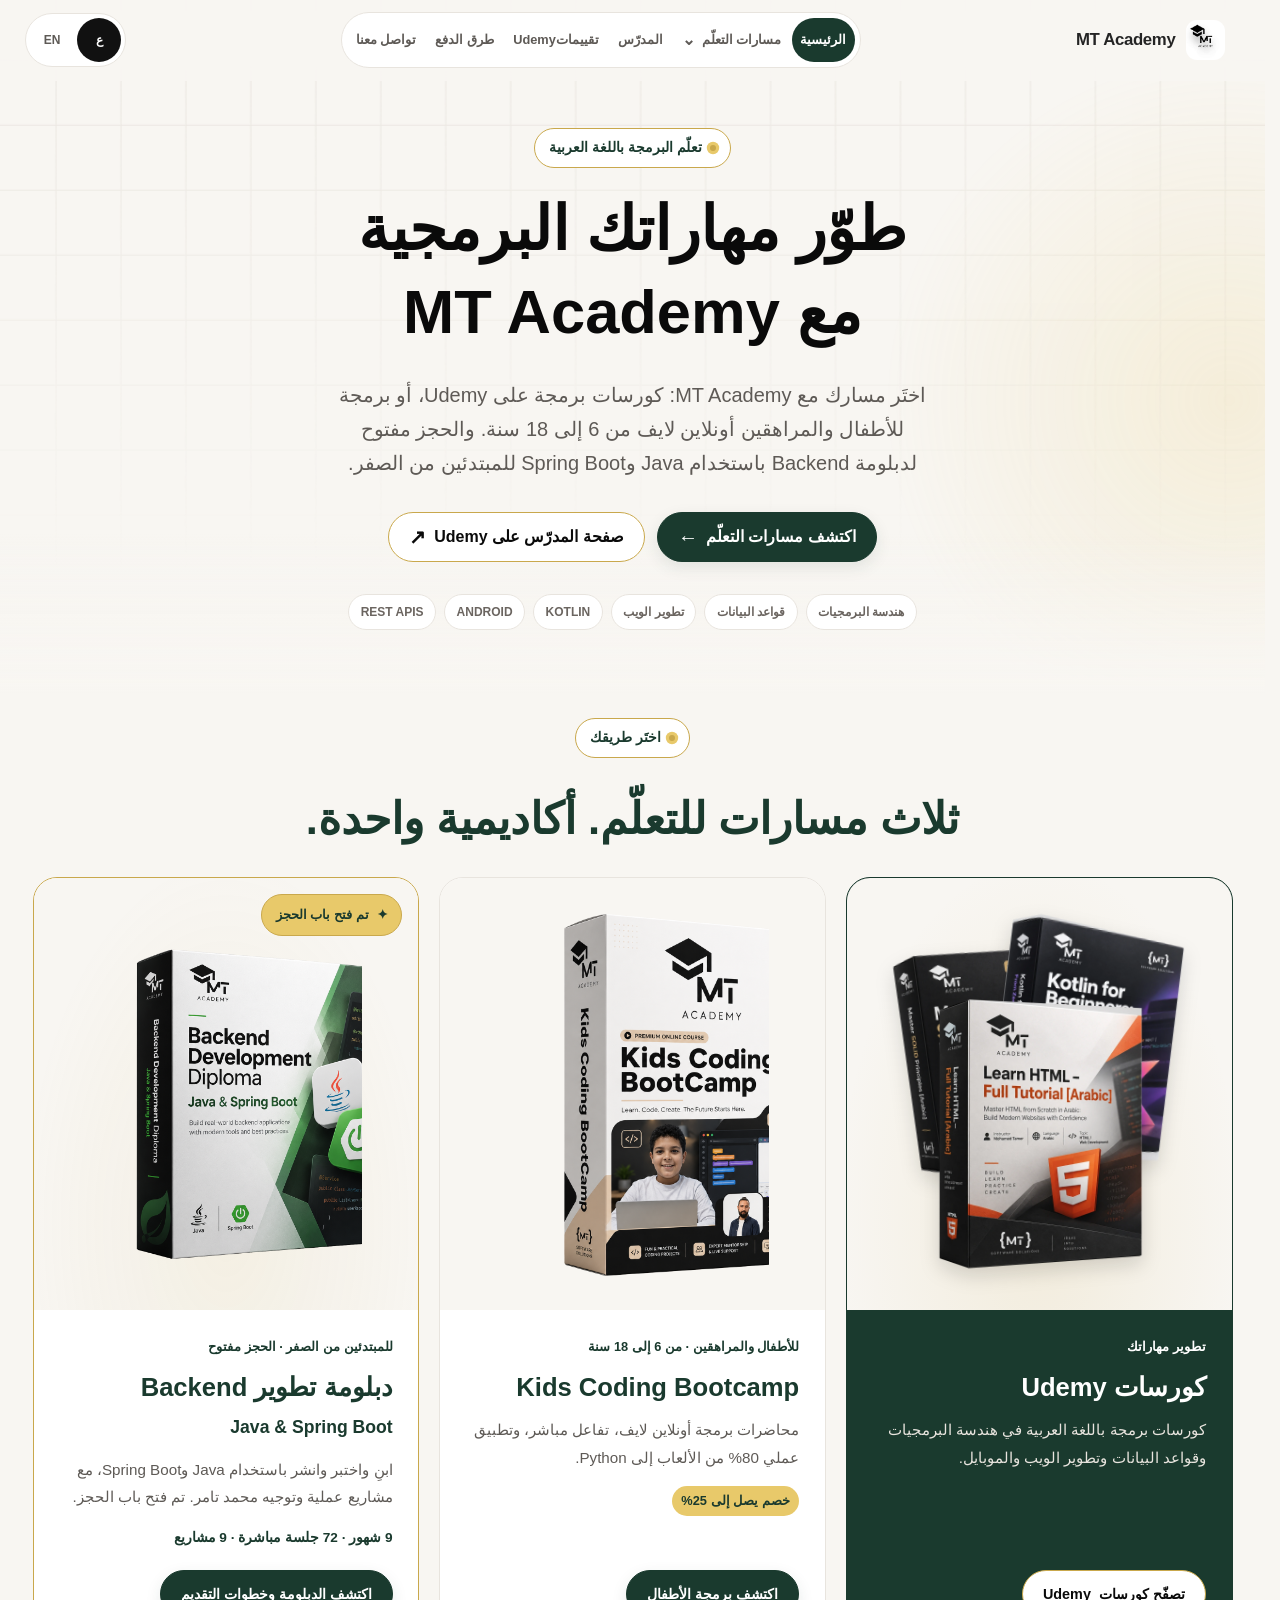
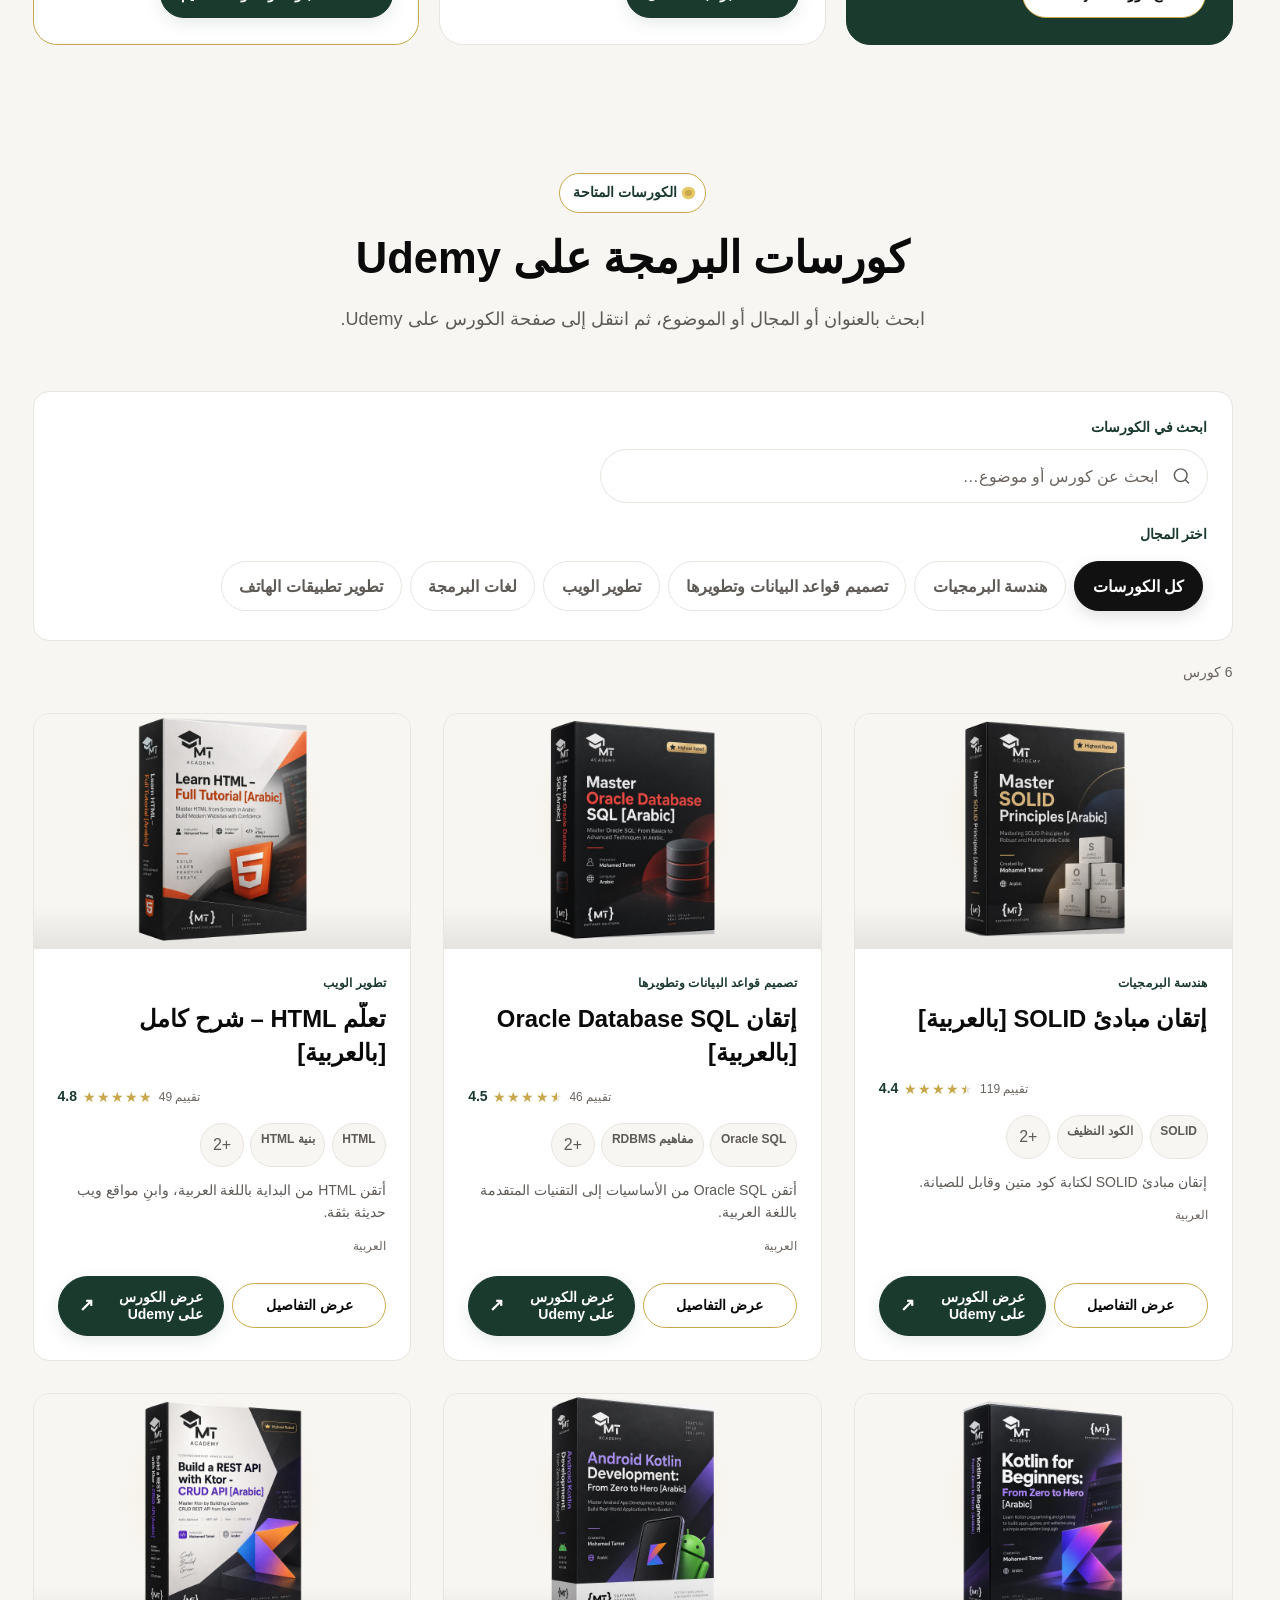
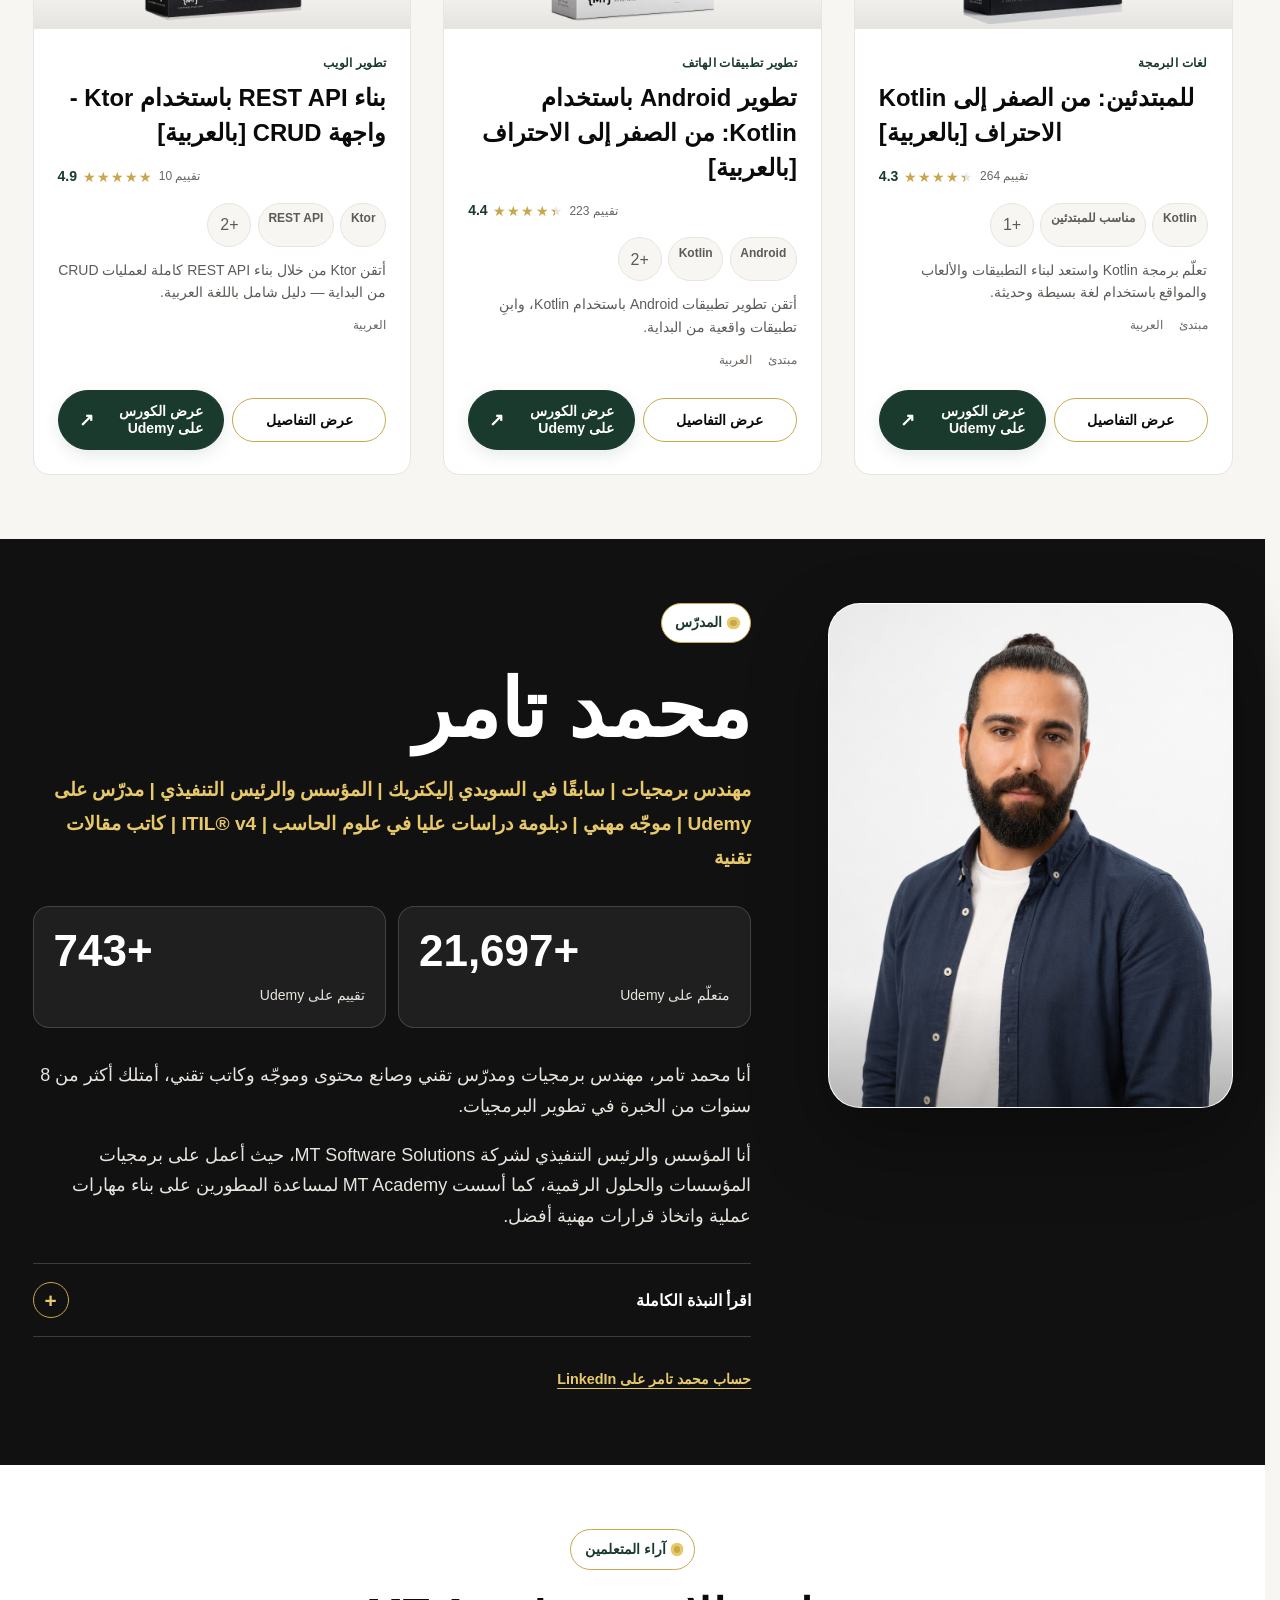
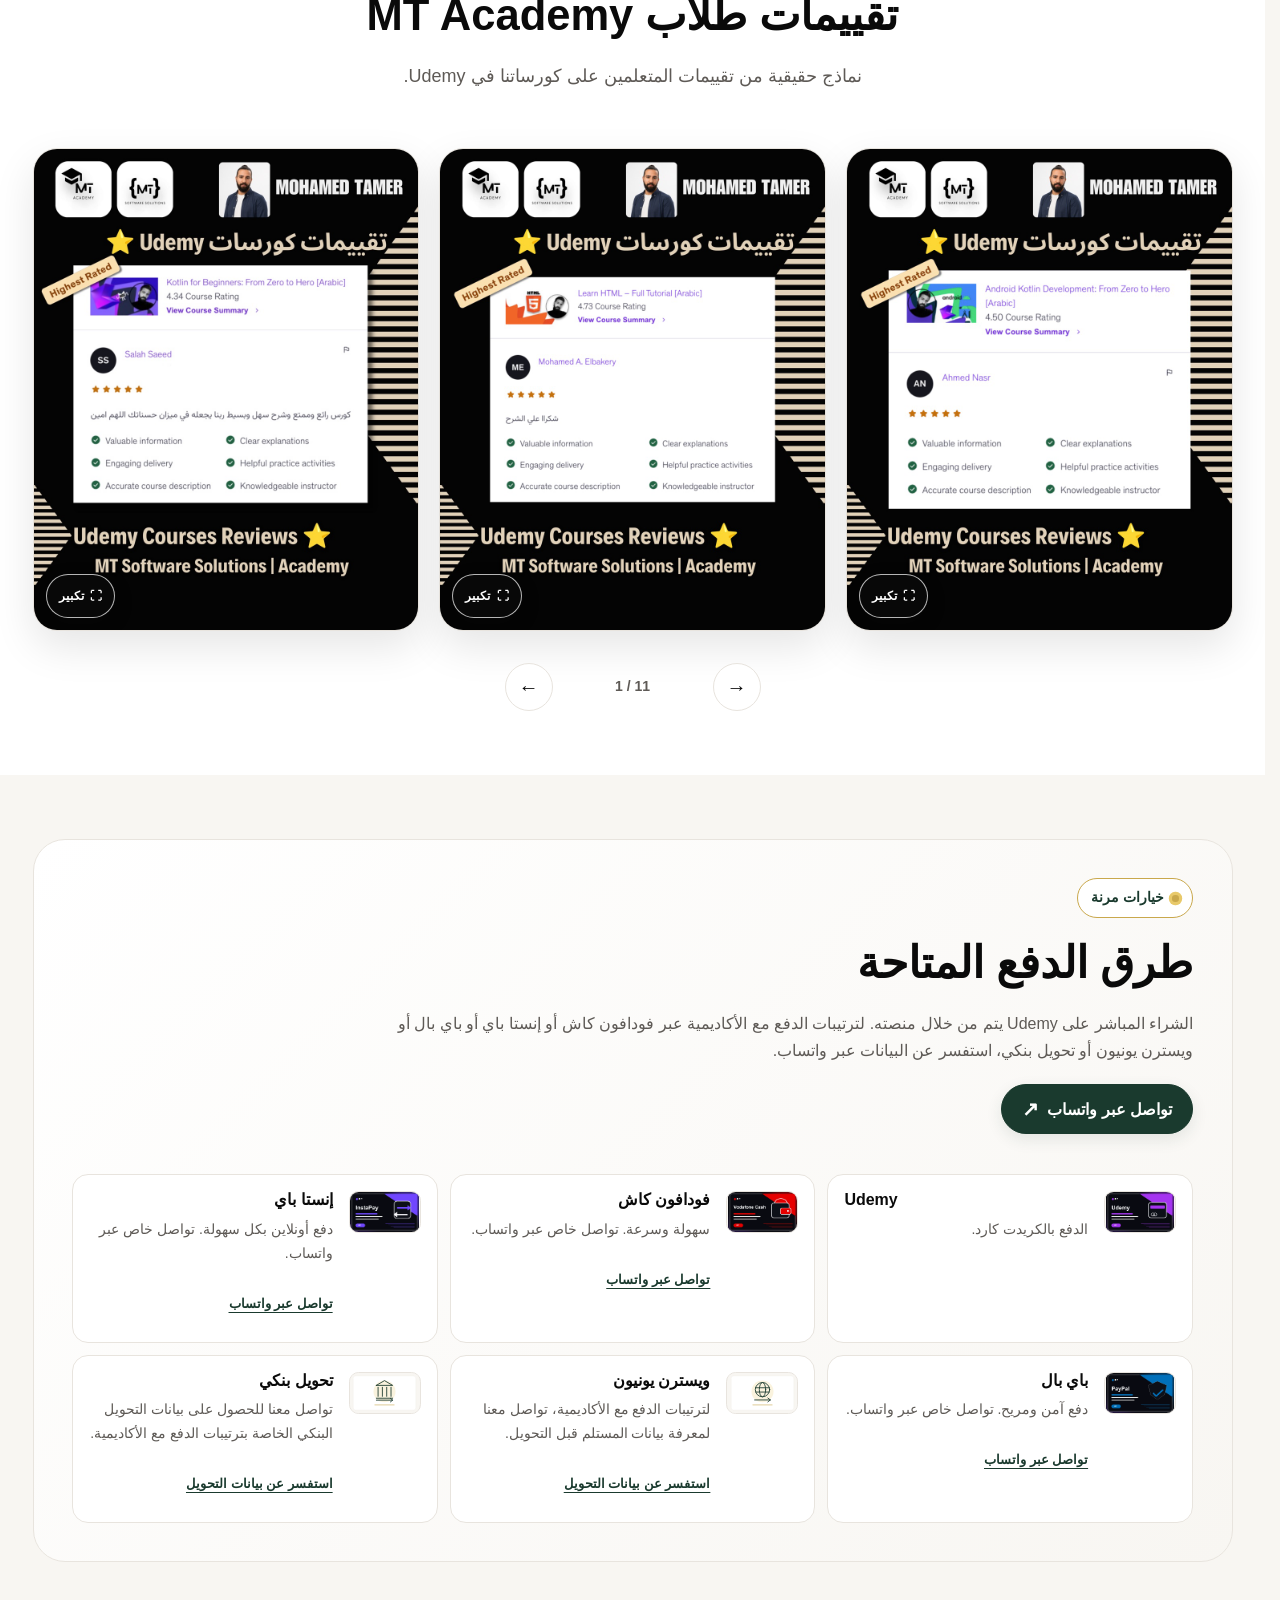
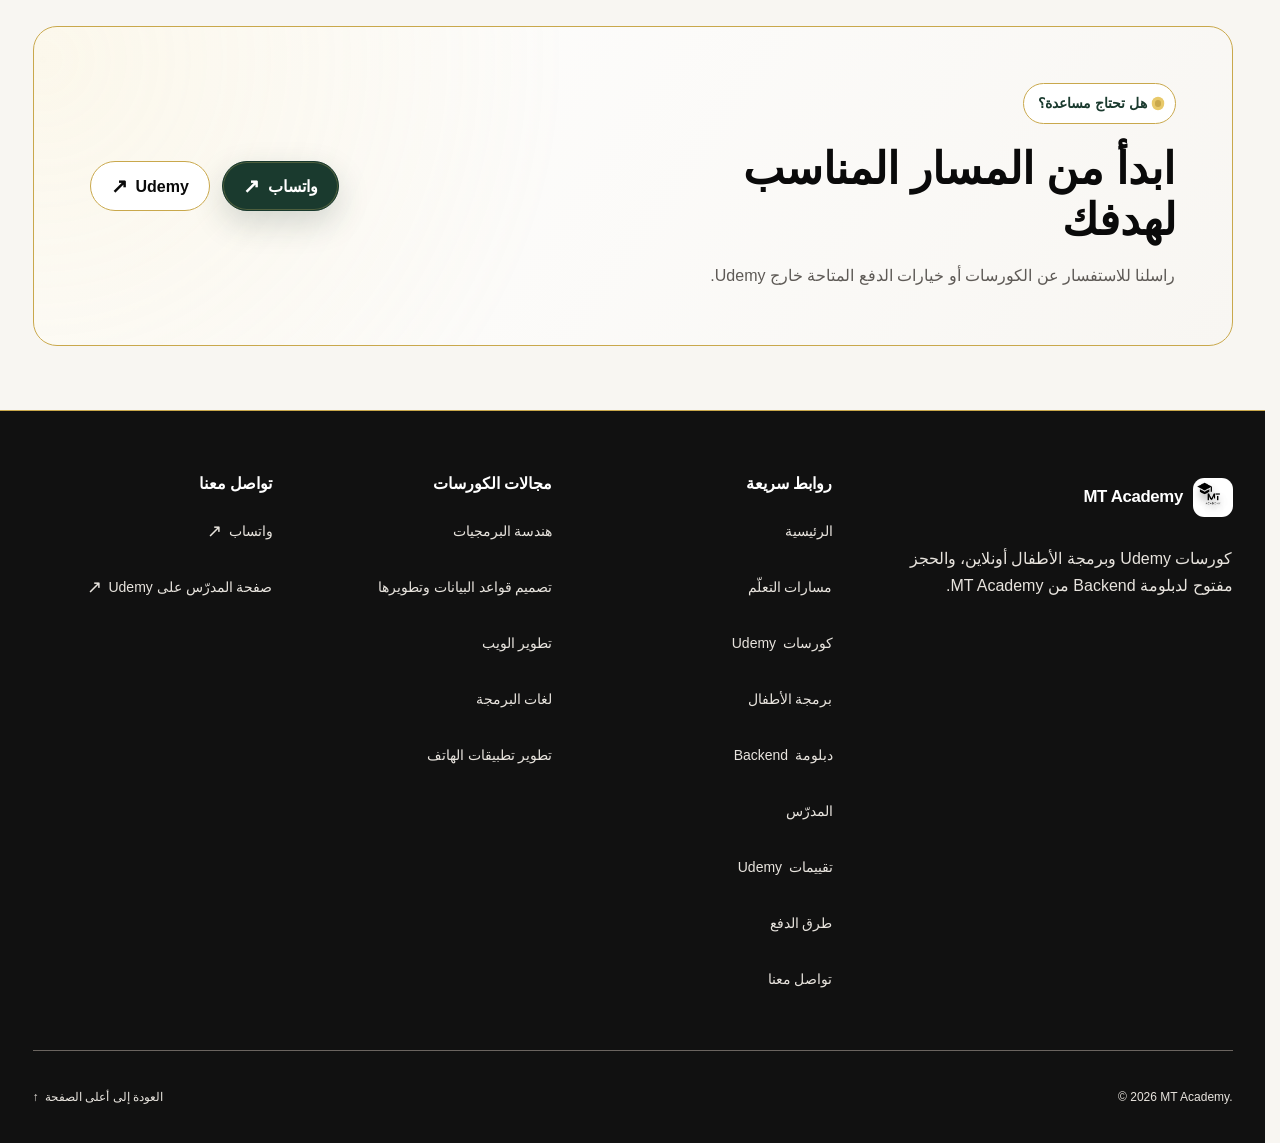
<file: index.html>
<!doctype html>
<html lang="ar" dir="rtl">

<head>
  <meta charset="utf-8">
  <meta name="viewport" content="width=device-width, initial-scale=1">
  <meta name="theme-color" content="#f8f6f2">
  <meta name="color-scheme" content="light">
  <title>مسارات تعلّم البرمجة | MT Academy</title>
  <meta name="description"
    content="اكتشف كورسات Udemy وبرمجة الأطفال أونلاين من MT Academy. والحجز مفتوح لدبلومة Backend باستخدام Java وSpring Boot للمبتدئين من الصفر.">
  <link rel="canonical" href="https://mtacademy-courses.github.io/">
  <link rel="alternate" hreflang="ar" href="https://mtacademy-courses.github.io/">
  <link rel="alternate" hreflang="en" href="https://mtacademy-courses.github.io/?lang=en">
  <link rel="alternate" hreflang="x-default" href="https://mtacademy-courses.github.io/">

  <meta property="og:type" content="website">
  <meta property="og:locale" content="ar_EG">
  <meta property="og:site_name" content="MT Academy">
  <meta property="og:title" content="مسارات تعلّم البرمجة | MT Academy">
  <meta property="og:description"
    content="اكتشف كورسات Udemy وبرمجة الأطفال أونلاين من MT Academy. والحجز مفتوح لدبلومة Backend باستخدام Java وSpring Boot للمبتدئين من الصفر.">
  <meta property="og:url" content="https://mtacademy-courses.github.io/">
  <meta property="og:image" content="https://mtacademy-courses.github.io/assets/images/brand/social-preview.png">
  <meta property="og:image:width" content="1200">
  <meta property="og:image:height" content="630">
  <meta property="og:image:alt" content="MT Academy — كورسات برمجة باللغة العربية">

  <meta name="twitter:card" content="summary_large_image">
  <meta name="twitter:title" content="مسارات تعلّم البرمجة | MT Academy">
  <meta name="twitter:description"
    content="اكتشف كورسات Udemy وبرمجة الأطفال أونلاين من MT Academy. والحجز مفتوح لدبلومة Backend باستخدام Java وSpring Boot للمبتدئين من الصفر.">
  <meta name="twitter:image" content="https://mtacademy-courses.github.io/assets/images/brand/social-preview.png">
  <meta name="twitter:image:alt" content="MT Academy — كورسات برمجة باللغة العربية">

  <link rel="icon" type="image/jpeg" sizes="1000x1000" href="./assets/images/brand/mt-academy-logo.jpg">
  <link rel="stylesheet" href="./assets/css/styles.css">

  <script id="structured-data" type="application/ld+json">{"@context":"https://schema.org","@graph":[{"@type":"Organization","@id":"https://mtacademy-courses.github.io/#organization","name":"MT Academy","url":"https://mtacademy-courses.github.io/","logo":"https://mtacademy-courses.github.io/assets/images/brand/mt-academy-logo.jpg","sameAs":["https://www.udemy.com/user/mohamed-tamer-15/"]},{"@type":"ItemList","name":"كورسات البرمجة على Udemy","numberOfItems":6,"itemListElement":[{"@type":"ListItem","position":1,"item":{"@type":"Course","name":"إتقان مبادئ SOLID [بالعربية]","provider":{"@id":"https://mtacademy-courses.github.io/#organization"},"description":"إتقان مبادئ SOLID لكتابة كود متين وقابل للصيانة.","url":"https://www.udemy.com/course/master-solid-principles-arabic/?couponCode=MT-SOLID-NOV-2026","image":"https://mtacademy-courses.github.io/assets/images/courses/master-solid-principles.webp","inLanguage":"العربية","about":"هندسة البرمجيات","teaches":["مبدأ المسؤولية الواحدة (SRP)","مبدأ الانفتاح والإغلاق (OCP)","مبدأ استبدال ليسكوف (LSP)","مبدأ فصل الواجهات (ISP)","مبدأ عكس الاعتماد (DIP)"],"aggregateRating":{"@type":"AggregateRating","ratingValue":4.4,"bestRating":5,"ratingCount":119}}},{"@type":"ListItem","position":2,"item":{"@type":"Course","name":"إتقان Oracle Database SQL [بالعربية]","provider":{"@id":"https://mtacademy-courses.github.io/#organization"},"description":"أتقن Oracle SQL من الأساسيات إلى التقنيات المتقدمة باللغة العربية.","url":"https://www.udemy.com/course/master-oracle-database-sql-arabic/?couponCode=MT-ORACLE-NOV-2026","image":"https://mtacademy-courses.github.io/assets/images/courses/master-oracle-database-sql.webp","inLanguage":"العربية","about":"تصميم قواعد البيانات وتطويرها","teaches":["إتقان مفاهيم Oracle Database وRDBMS.","تنزيل Oracle Database 11g وتثبيته.","استكشاف معمارية Oracle Database 11g.","إنشاء اتصالات موثوقة بقواعد البيانات."],"aggregateRating":{"@type":"AggregateRating","ratingValue":4.5,"bestRating":5,"ratingCount":46}}},{"@type":"ListItem","position":3,"item":{"@type":"Course","name":"تعلّم HTML – شرح كامل [بالعربية]","provider":{"@id":"https://mtacademy-courses.github.io/#organization"},"description":"أتقن HTML من البداية باللغة العربية، وابنِ مواقع ويب حديثة بثقة.","url":"https://www.udemy.com/course/learn-html-full-tutorial-arabic/?couponCode=MT-HTML-NOV-2026","image":"https://mtacademy-courses.github.io/assets/images/courses/learn-html-full-tutorial.webp","inLanguage":"العربية","about":"تطوير الويب","teaches":["كتابة HTML منظم ونظيف باستخدام العناصر والسمات.","استخدام HTML وCSS معًا لإنشاء صفحات ويب متجاوبة.","إنشاء النماذج وجمع البيانات باستخدام أنواع الإدخال والسمات.","تضمين الصور ومقاطع الفيديو وCanvas وSVG."],"aggregateRating":{"@type":"AggregateRating","ratingValue":4.8,"bestRating":5,"ratingCount":49}}},{"@type":"ListItem","position":4,"item":{"@type":"Course","name":"Kotlin للمبتدئين: من الصفر إلى الاحتراف [بالعربية]","provider":{"@id":"https://mtacademy-courses.github.io/#organization"},"description":"تعلّم برمجة Kotlin واستعد لبناء التطبيقات والألعاب والمواقع باستخدام لغة بسيطة وحديثة.","url":"https://www.udemy.com/course/kotlin-course-arabic/?couponCode=MT-KOTLIN-NOV-2026","image":"https://mtacademy-courses.github.io/assets/images/courses/kotlin-for-beginners.webp","inLanguage":"العربية","about":"لغات البرمجة","teaches":["فهم أساسيات لغة البرمجة Kotlin.","التعامل مع المتغيرات وأنواع البيانات والعوامل الأساسية.","إنشاء الدوال واستخدامها بفاعلية في Kotlin.","كتابة كود Kotlin نظيف وسهل القراءة بصياغة صحيحة.","استخدام الشروط والحلقات للتحكم في تدفق البرامج.","تطبيق مبادئ البرمجة كائنية التوجه."],"aggregateRating":{"@type":"AggregateRating","ratingValue":4.3,"bestRating":5,"ratingCount":264}}},{"@type":"ListItem","position":5,"item":{"@type":"Course","name":"تطوير Android باستخدام Kotlin: من الصفر إلى الاحتراف [بالعربية]","provider":{"@id":"https://mtacademy-courses.github.io/#organization"},"description":"أتقن تطوير تطبيقات Android باستخدام Kotlin، وابنِ تطبيقات واقعية من البداية.","url":"https://www.udemy.com/course/android-kotlin-development-from-zero-to-hero-2022-arabic/?couponCode=MT-ANDROID-NOV-2026","image":"https://mtacademy-courses.github.io/assets/images/courses/android-kotlin-development.webp","inLanguage":"العربية","about":"تطوير تطبيقات الهاتف","teaches":["بناء تطبيقات Android عملية من البداية باستخدام Kotlin.","فهم أساسيات Android، بما فيها Activities وIntents وLifecycles.","تصميم واجهات المستخدم باستخدام مكونات Material Design.","استخدام ListView وRecyclerView لعرض البيانات الديناميكية."],"aggregateRating":{"@type":"AggregateRating","ratingValue":4.4,"bestRating":5,"ratingCount":223}}},{"@type":"ListItem","position":6,"item":{"@type":"Course","name":"بناء REST API باستخدام Ktor - واجهة CRUD [بالعربية]","provider":{"@id":"https://mtacademy-courses.github.io/#organization"},"description":"أتقن Ktor من خلال بناء REST API كاملة لعمليات CRUD من البداية — دليل شامل باللغة العربية.","url":"https://www.udemy.com/course/ktor-restapi-arabic-2024/?couponCode=MT-KTOR-NOV-2026","image":"https://mtacademy-courses.github.io/assets/images/courses/ktor-rest-api.webp","inLanguage":"العربية","about":"تطوير الويب","teaches":["تطوير تطبيقات ويب وREST APIs باستخدام التوجيه والطلبات والاستجابات في Ktor.","استخدام Kotlin Coroutines للبرمجة غير المتزامنة في Ktor.","ربط تطبيقات Ktor بقواعد البيانات وتنفيذ عمليات CRUD.","اختبار تطبيقات Ktor ونشرها."],"aggregateRating":{"@type":"AggregateRating","ratingValue":4.9,"bestRating":5,"ratingCount":10}}}]}]}</script>
  <script defer src="./assets/js/site-core.js"></script>
  <script defer src="./assets/js/site-data.js"></script>
  <script defer src="./assets/js/courses-data.js"></script>
  <script defer src="./assets/js/kids-data.js"></script>
  <script defer src="./assets/js/backend-diploma-data.js"></script>
  <script defer src="./assets/js/learning-paths-data.js"></script>
  <script defer src="./assets/js/app.js"></script>
</head>

<body>
  <span class="top-anchor" id="top" aria-hidden="true"></span>
  <a class="skip-link" href="#main-content" data-config-text="interface.skipToContentLabel">انتقل إلى المحتوى الرئيسي</a>

  <header class="site-header">
    <div class="container header-inner">
      <a class="brand" href="#top" aria-label="MT Academy — الصفحة الرئيسية">
        <img class="brand__logo" src="./assets/images/brand/mt-academy-logo.jpg" data-config-src="logo.src"
          width="1000" height="1000" alt="">
        <span class="brand__name" data-config-text="brandName">MT Academy</span>
      </a>

      <nav class="desktop-nav" aria-label="التنقل الرئيسي"><a class="nav-link" href="#top" data-nav-link data-config-href="primaryNavigation.0.href" data-config-text="primaryNavigation.0.label">الرئيسية</a><details class="nav-paths"><summary class="nav-link" data-config-text="primaryNavigation.1.label">مسارات التعلّم</summary><div class="nav-paths__menu"><a class="nav-submenu__link" href="#learning-paths" data-nav-link data-config-href="primaryNavigation.1.href" data-config-text="learningOverviewLabel">اكتشف كل المسارات</a><a class="nav-submenu__link" href="#courses" data-nav-link data-config-href="learningNavigation.0.href" data-config-text="learningNavigation.0.label" data-learning-path="udemy">كورسات <bdi class="technical-name" dir="ltr" lang="en">Udemy</bdi></a><a class="nav-submenu__link" href="/kids-coding-bootcamp/" data-nav-link data-config-href="learningNavigation.1.href" data-config-text="learningNavigation.1.label" data-learning-path="kids">برمجة الأطفال</a><a class="nav-submenu__link" href="/backend-development-diploma/" data-nav-link data-config-href="learningNavigation.2.href" data-config-text="learningNavigation.2.label" data-learning-path="backend">دبلومة <bdi class="technical-name" dir="ltr" lang="en">Backend</bdi></a></div></details><a class="nav-link" href="#instructor" data-nav-link data-config-href="primaryNavigation.2.href" data-config-text="primaryNavigation.2.label">المدرّس</a><a class="nav-link" href="#reviews" data-nav-link data-config-href="primaryNavigation.3.href" data-config-text="primaryNavigation.3.label">تقييمات <bdi class="technical-name" dir="ltr" lang="en">Udemy</bdi></a><a class="nav-link" href="#payment" data-nav-link data-config-href="primaryNavigation.4.href" data-config-text="primaryNavigation.4.label">طرق الدفع</a><a class="nav-link" href="#contact" data-nav-link data-config-href="primaryNavigation.5.href" data-config-text="primaryNavigation.5.label">تواصل معنا</a></nav>

      <div class="language-switcher language-switcher--desktop" data-language-switcher role="group"
        aria-label="اختيار اللغة">
        <button class="language-switcher__option is-active" type="button" data-language-option="ar" aria-label="العربية"
          aria-pressed="true" lang="ar">ع</button>
        <button class="language-switcher__option" type="button" data-language-option="en" aria-label="English"
          aria-pressed="false" lang="en">EN</button>
      </div>

      <a class="button button--compact header-cta" href="https://wa.me/201032105166"
        data-config-href="headerCta.url" target="_blank" rel="noopener noreferrer">
        <span data-config-text="headerCta.label">تواصل عبر واتساب</span>
        <span class="button__arrow" aria-hidden="true">↗</span>
      </a>

      <button class="menu-toggle" id="mobile-menu-toggle" type="button" aria-label="فتح القائمة"
        aria-controls="mobile-nav" aria-expanded="false">
        <span aria-hidden="true"></span>
        <span aria-hidden="true"></span>
        <span aria-hidden="true"></span>
      </button>
    </div>

    <div class="mobile-nav" id="mobile-nav" hidden>
      <nav class="mobile-nav__inner container" aria-label="التنقل على الهاتف"><a class="mobile-nav__link" href="#top" data-nav-link data-config-href="primaryNavigation.0.href" data-config-text="primaryNavigation.0.label">الرئيسية</a><div class="mobile-nav__paths"><a class="mobile-nav__link" href="#learning-paths" data-nav-link data-config-href="primaryNavigation.1.href" data-config-text="primaryNavigation.1.label">مسارات التعلّم</a><a class="mobile-nav__link mobile-nav__child" href="#courses" data-nav-link data-config-href="learningNavigation.0.href" data-config-text="learningNavigation.0.label" data-learning-path="udemy">كورسات <bdi class="technical-name" dir="ltr" lang="en">Udemy</bdi></a><a class="mobile-nav__link mobile-nav__child" href="/kids-coding-bootcamp/" data-nav-link data-config-href="learningNavigation.1.href" data-config-text="learningNavigation.1.label" data-learning-path="kids">برمجة الأطفال</a><a class="mobile-nav__link mobile-nav__child" href="/backend-development-diploma/" data-nav-link data-config-href="learningNavigation.2.href" data-config-text="learningNavigation.2.label" data-learning-path="backend">دبلومة <bdi class="technical-name" dir="ltr" lang="en">Backend</bdi></a></div><a class="mobile-nav__link" href="#instructor" data-nav-link data-config-href="primaryNavigation.2.href" data-config-text="primaryNavigation.2.label">المدرّس</a><a class="mobile-nav__link" href="#reviews" data-nav-link data-config-href="primaryNavigation.3.href" data-config-text="primaryNavigation.3.label">تقييمات <bdi class="technical-name" dir="ltr" lang="en">Udemy</bdi></a><a class="mobile-nav__link" href="#payment" data-nav-link data-config-href="primaryNavigation.4.href" data-config-text="primaryNavigation.4.label">طرق الدفع</a><a class="mobile-nav__link" href="#contact" data-nav-link data-config-href="primaryNavigation.5.href" data-config-text="primaryNavigation.5.label">تواصل معنا</a>
        <div class="language-switcher language-switcher--mobile" data-language-switcher role="group"
          aria-label="اختيار اللغة">
          <button class="language-switcher__option is-active" type="button" data-language-option="ar"
            aria-label="العربية" aria-pressed="true" lang="ar">العربية</button>
          <button class="language-switcher__option" type="button" data-language-option="en" aria-label="English"
            aria-pressed="false" lang="en">English</button>
        </div>
        <a class="button mobile-nav__cta" href="https://wa.me/201032105166"
          data-config-href="headerCta.url" target="_blank" rel="noopener noreferrer">
          <span data-config-text="headerCta.label">تواصل عبر واتساب</span>
          <span class="button__arrow" aria-hidden="true">↗</span>
        </a>
      </nav>
    </div>
  </header>

  <main id="main-content">
    <section class="hero" aria-labelledby="hero-title">
      <div class="hero__glow hero__glow--one" aria-hidden="true"></div>
      <div class="container hero__content">
        <p class="visually-hidden" data-promotion-status role="status" aria-live="polite" aria-atomic="true"></p>

        <p class="eyebrow" data-config-text="hero.eyebrow">تعلّم البرمجة باللغة العربية</p>
        <h1 id="hero-title" data-config-text="hero.title">طوّر مهاراتك البرمجية مع <bdi class="technical-name" dir="ltr" lang="en">MT Academy</bdi></h1>
        <p class="hero__description" data-config-text="hero.description">اختَر مسارك مع <bdi class="technical-name" dir="ltr" lang="en">MT Academy</bdi>: كورسات برمجة على <bdi class="technical-name" dir="ltr" lang="en">Udemy</bdi>، أو برمجة للأطفال والمراهقين أونلاين لايف من 6 إلى 18 سنة. والحجز مفتوح لدبلومة <bdi class="technical-name" dir="ltr" lang="en">Backend</bdi> باستخدام <bdi class="technical-name" dir="ltr" lang="en">Java</bdi> و<bdi class="technical-name" dir="ltr" lang="en">Spring Boot</bdi> للمبتدئين من الصفر.</p>
        <div class="hero__actions">
          <a class="button" href="#learning-paths" data-config-href="hero.cta.href">
            <span data-config-text="hero.cta.label">اكتشف مسارات التعلّم</span>
            <span class="button__arrow" aria-hidden="true">←</span>
          </a>
          <a class="button button--secondary" href="https://www.udemy.com/user/mohamed-tamer-15/"
            data-config-href="hero.secondaryCta.href" target="_blank" rel="noopener noreferrer">
            <span data-config-text="hero.secondaryCta.label">صفحة المدرّس على <bdi class="technical-name" dir="ltr" lang="en">Udemy</bdi></span>
            <span class="button__arrow" aria-hidden="true">↗</span>
          </a>
        </div>
        <div class="hero__topics" aria-label="مجالات الكورسات" data-hero-topics>
          <span>Programming</span>
          <span>Android</span>
          <span>Web</span>
          <span>Database</span>
          <span>Backend</span>
        </div>
      </div>
    </section>

    <section class="learning-paths" id="learning-paths" aria-labelledby="learning-paths-title">
      <div class="container">
        <div class="learning-paths__heading">
          <p class="eyebrow" data-path-text="eyebrow">اختَر طريقك</p>
          <h2 id="learning-paths-title" data-path-text="title">ثلاث مسارات للتعلّم. أكاديمية واحدة.</h2>
        </div>
        <div class="learning-paths__grid">
          <article class="learning-path learning-path--udemy">
            <div class="learning-path__copy">
              <span class="learning-path__tag" data-path-text="udemyTag">تطوير مهاراتك</span>
              <h3 data-path-text="udemyTitle">كورسات Udemy</h3>
              <p data-path-text="udemyDescription">كورسات برمجة باللغة العربية في هندسة البرمجيات وقواعد البيانات وتطوير الويب والموبايل.</p>
              <a class="button button--secondary" href="#courses" data-path-href="udemy" data-path-text="udemyCta">تصفّح كورسات Udemy</a>
            </div>
            <div class="learning-path__visual learning-path__visual--udemy">
              <div class="learning-path__course-stack" role="img" aria-label="أغلفة كورسات MT Academy على Udemy: SOLID وKotlin وHTML" data-path-aria="udemyImageAlt">
                <svg class="learning-path__course-cover learning-path__course-cover--solid" viewBox="185 25 850 1130" aria-hidden="true" focusable="false">
                  <image href="/assets/images/courses/master-solid-principles.webp" width="1200" height="1200" />
                </svg>
                <svg class="learning-path__course-cover learning-path__course-cover--kotlin" viewBox="178 20 842 1135" aria-hidden="true" focusable="false">
                  <image href="/assets/images/courses/kotlin-for-beginners.webp" width="1200" height="1200" />
                </svg>
                <svg class="learning-path__course-cover learning-path__course-cover--html" viewBox="160 10 890 1180" aria-hidden="true" focusable="false">
                  <image href="/assets/images/courses/learn-html-full-tutorial.webp" width="1200" height="1200" />
                </svg>
              </div>
            </div>
          </article>
          <article class="learning-path learning-path--kids">
            <div class="learning-path__copy">
              <span class="learning-path__tag" data-path-text="kidsTag">للأطفال والمراهقين · من 6 إلى 18 سنة</span>
              <h3 data-path-text="kidsTitle">Kids Coding Bootcamp</h3>
              <p data-path-text="kidsDescription">محاضرات برمجة أونلاين لايف، تفاعل مباشر، وتطبيق عملي 80% من الألعاب إلى Python.</p>
              <span class="learning-path__offer" data-kids-offer hidden></span>
              <a class="button" href="/kids-coding-bootcamp/" data-path-href="kids" data-path-text="kidsCta">اكتشف برمجة الأطفال</a>
            </div>
            <div class="learning-path__visual">
              <div class="learning-path__box-stage">
                <img src="/assets/images/kids/brand/kids-coding-bootcamp-box.webp" width="1254" height="1254"
                  alt="غلاف Box الخاص ببرنامج Kids Coding Bootcamp من MT Academy" data-path-image="kids" loading="lazy" decoding="async">
              </div>
            </div>
          </article>
          <article class="learning-path learning-path--backend" data-path-status="backend-diploma" data-offering-status="open">
            <div class="learning-path__copy">
              <span class="registration-badge" data-path-text="backend.status">تم فتح باب الحجز</span>
              <span class="learning-path__tag" data-path-text="backend.tag">للمبتدئين من الصفر · الحجز مفتوح</span>
              <h3 data-path-text="backend.title">دبلومة تطوير <bdi class="technical-name" dir="ltr" lang="en">Backend</bdi></h3>
              <p class="learning-path__technologies" dir="ltr">Java &amp; Spring Boot</p>
              <p data-path-text="backend.description">ابنِ واختبر وانشر باستخدام <bdi class="technical-name" dir="ltr" lang="en">Java</bdi> و<bdi class="technical-name" dir="ltr" lang="en">Spring Boot</bdi>، مع مشاريع عملية وتوجيه محمد تامر. تم فتح باب الحجز.</p>
              <p class="learning-path__facts" data-path-text="backend.facts">9 شهور · 72 جلسة مباشرة · 9 مشاريع</p>
              <a class="button" href="/backend-development-diploma/" data-path-href="backend-diploma" data-path-text="backend.cta">اكتشف الدبلومة وخطوات التقديم</a>
            </div>
            <div class="learning-path__visual learning-path__visual--backend">
              <div class="backend-box-stage" style="--box-aspect: 990 / 1160; --box-width: 126.66666666666666%; --box-left: -15.555555555555555%; --box-top: -3.189655172413793%"><img src="/assets/images/backend/backend-development-diploma-box.webp" width="1254" height="1254" alt="غلاف دبلومة تطوير Backend باستخدام Java وSpring Boot من MT Academy" data-path-image="backend-diploma" decoding="async" loading="lazy"></div>
            </div>
          </article>
        </div>
      </div>
    </section>

    <section class="courses-section section" id="courses" aria-labelledby="courses-title">
      <div class="container">
        <div class="section-heading section-heading--centered">
          <p class="eyebrow" data-config-text="catalog.eyebrow">الكورسات المتاحة</p>
          <h2 id="courses-title" data-config-text="catalog.title">كورسات البرمجة على <bdi class="technical-name" dir="ltr" lang="en">Udemy</bdi></h2>
          <p data-config-text="catalog.description">ابحث بالعنوان أو المجال أو الموضوع، ثم انتقل إلى صفحة الكورس على <bdi class="technical-name" dir="ltr" lang="en">Udemy</bdi>.</p>
        </div>

        <section class="promotion-panel" data-promotion aria-labelledby="promotion-title" hidden>
          <div class="promotion-panel__glow" aria-hidden="true"></div>
          <div class="promotion-panel__offer">
            <p class="promotion-panel__label" data-config-text="promotion.offerLabel">عرض نوفمبر لفترة محدودة</p>
            <p class="promotion-panel__discount" aria-hidden="true">
              <strong data-promotion-discount dir="ltr"></strong>
            </p>
          </div>

          <div class="promotion-panel__message">
            <h2 id="promotion-title" data-config-text="promotion.headline">عرض على كورسات Udemy المتاحة</h2>
            <p data-config-text="promotion.supportingText">
              اختَر الكورس المناسب وابدأ تطوير مهاراتك قبل انتهاء عرض نوفمبر.
            </p>
          </div>

          <div class="promotion-panel__countdown">
            <p id="promotion-countdown-label" data-config-text="promotion.countdownIntro">ينتهي العرض خلال</p>
            <time class="promotion-countdown" data-promotion-countdown role="timer"
              aria-labelledby="promotion-countdown-label">
              <span class="promotion-countdown__unit">
                <strong data-countdown-value="days"></strong>
                <span data-config-text="promotion.daysLabel">يوم</span>
              </span>
              <span class="promotion-countdown__unit">
                <strong data-countdown-value="hours"></strong>
                <span data-config-text="promotion.hoursLabel">ساعة</span>
              </span>
              <span class="promotion-countdown__unit">
                <strong data-countdown-value="minutes"></strong>
                <span data-config-text="promotion.minutesLabel">دقيقة</span>
              </span>
              <span class="promotion-countdown__unit">
                <strong data-countdown-value="seconds"></strong>
                <span data-config-text="promotion.secondsLabel">ثانية</span>
              </span>
            </time>
          </div>

          <div class="promotion-panel__action">
            <a class="button promotion-panel__cta" href="#courses" data-config-href="promotion.target">
              <span data-config-text="promotion.ctaLabel">استعرض الكورسات</span>
              <span class="button__arrow" aria-hidden="true">↓</span>
            </a>
            <p class="promotion-panel__validity" data-config-text="promotion.validityText">
              عرض نوفمبر متاح لفترة محدودة.
            </p>
            <p class="promotion-panel__clarification" data-config-text="promotion.linkClarification">
              اختر الكورس المناسب واستخدم خيار التسجيل المتاح لمعرفة التفاصيل.
            </p>
          </div>
        </section>

        <div class="catalog-controls" aria-label="أدوات تصفية الكورسات">
          <div class="catalog-search">
          <label class="catalog-label" for="course-search" data-config-text="catalog.searchLabel">ابحث في الكورسات</label>
          <div class="search-field">
            <svg aria-hidden="true" viewBox="0 0 24 24" width="20" height="20">
              <path d="m21 21-4.35-4.35m2.35-5.65a8 8 0 1 1-16 0 8 8 0 0 1 16 0Z" fill="none" stroke="currentColor"
                stroke-width="1.8" stroke-linecap="round"></path>
            </svg>
            <input id="course-search" type="search" inputmode="search" autocomplete="off"
              placeholder="ابحث عن كورس أو موضوع…">
            <button id="search-clear" class="search-clear" type="button" aria-label="مسح البحث" hidden>×</button>
          </div>

          </div>
          <div class="catalog-filters">
            <div class="catalog-filter-labels"><p class="catalog-label" data-config-text="catalog.filterLabel">اختر المجال</p><p class="catalog-filter-hint" data-config-text="catalog.filterHint">اسحب لرؤية كل المجالات ←</p></div>
          <div class="filter-scroller" aria-label="تصنيف الكورسات">
            <div class="filter-buttons" id="filter-buttons" role="group" aria-label="تصفية حسب المجال"></div>
          </div>
          </div>
        </div>

        <div class="catalog-meta">
          <p id="results-count" aria-live="polite" aria-atomic="true">جارٍ تحميل الكورسات…</p>
        </div>

        <div class="course-grid" id="course-grid"></div>

        <div class="empty-state" id="empty-state" hidden>
          <span class="empty-state__icon" aria-hidden="true">⌕</span>
          <h3>لم نجد كورسات مطابقة</h3>
          <p>جرّب كلمة بحث أخرى أو اعرض كل المجالات.</p>
          <button class="button button--secondary" id="empty-reset" type="button">إعادة ضبط البحث</button>
        </div>

        <noscript>
          <div class="noscript-courses">
            <h3>الكورسات المتاحة</h3>
            <p>يعمل البحث والتصفية عند تفعيل JavaScript. يمكنك التسجيل مباشرة من الروابط التالية:</p>
            <ul>
              <li><a
                  href="https://www.udemy.com/course/master-solid-principles-arabic/?couponCode=MT-SOLID-NOV-2026"
                  target="_blank" rel="noopener noreferrer">Master
                  SOLID Principles [Arabic]</a></li>
              <li><a
                  href="https://www.udemy.com/course/master-oracle-database-sql-arabic/?couponCode=MT-ORACLE-NOV-2026"
                  target="_blank" rel="noopener noreferrer">Master
                  Oracle Database SQL [Arabic]</a></li>
              <li><a
                  href="https://www.udemy.com/course/learn-html-full-tutorial-arabic/?couponCode=MT-HTML-NOV-2026"
                  target="_blank" rel="noopener noreferrer">Learn
                  HTML – Full Tutorial [Arabic]</a></li>
              <li><a href="https://www.udemy.com/course/kotlin-course-arabic/?couponCode=MT-KOTLIN-NOV-2026"
                  target="_blank" rel="noopener noreferrer">Kotlin for
                  Beginners: From Zero to Hero [Arabic]</a></li>
              <li><a
                  href="https://www.udemy.com/course/android-kotlin-development-from-zero-to-hero-2022-arabic/?couponCode=MT-ANDROID-NOV-2026"
                  target="_blank" rel="noopener noreferrer">Android
                  Kotlin Development: From Zero to Hero [Arabic]</a></li>
              <li><a href="https://www.udemy.com/course/ktor-restapi-arabic-2024/?couponCode=MT-KTOR-NOV-2026"
                  target="_blank" rel="noopener noreferrer">Build a
                  REST API with Ktor – CRUD API [Arabic]</a></li>
            </ul>
          </div>
        </noscript>
      </div>
    </section>

    <section class="instructor-section section" id="instructor" aria-labelledby="instructor-title">
      <div class="container instructor-layout">
        <figure class="instructor-visual">
          <div class="instructor-portrait-frame">
            <img src="./assets/images/Me.png" data-config-src="instructorProfile.image.src" width="948" height="1659"
              alt="Mohamed Tamer" loading="lazy" decoding="async">
          </div>
        </figure>

        <div class="instructor-content">
          <p class="eyebrow" data-config-text="instructor.eyebrow">المدرّس</p>
          <h2 id="instructor-title" data-config-text="instructor.name">محمد تامر</h2>
          <p class="instructor-headline" data-config-text="instructor.headline">مهندس برمجيات | سابقًا في السويدي إليكتريك | المؤسس والرئيس التنفيذي | مدرّس على <bdi class="technical-name" dir="ltr" lang="en">Udemy</bdi> | موجّه مهني | دبلومة دراسات عليا في علوم الحاسب | ITIL® v4 | كاتب مقالات تقنية</p>

          <div class="instructor-stats" aria-label="إحصائيات المدرّس">
            <div class="instructor-stat">
              <strong data-config-text="instructorProfile.totalLearners" dir="ltr">21,697+</strong>
              <span data-config-text="instructor.learnersLabel">متعلّم على <bdi class="technical-name" dir="ltr" lang="en">Udemy</bdi></span>
            </div>
            <div class="instructor-stat">
              <strong data-config-text="instructorProfile.totalReviews" dir="ltr">743+</strong>
              <span data-config-text="instructor.reviewsLabel">تقييم على <bdi class="technical-name" dir="ltr" lang="en">Udemy</bdi></span>
            </div>
          </div>

          <div class="instructor-summary">
            <p data-config-text="instructor.summary.0">أنا محمد تامر، مهندس برمجيات ومدرّس تقني وصانع محتوى وموجّه وكاتب تقني، أمتلك أكثر من 8 سنوات من الخبرة في تطوير البرمجيات.</p>
            <p data-config-text="instructor.summary.1">أنا المؤسس والرئيس التنفيذي لشركة MT Software Solutions، حيث أعمل على برمجيات المؤسسات والحلول الرقمية، كما أسست <bdi class="technical-name" dir="ltr" lang="en">MT Academy</bdi> لمساعدة المطورين على بناء مهارات عملية واتخاذ قرارات مهنية أفضل.</p>
          </div>

          <details class="instructor-details">
            <summary>
              <span data-config-text="instructor.moreLabel">اقرأ النبذة الكاملة</span>
              <span class="instructor-details__icon" aria-hidden="true">+</span>
            </summary>
            <div class="instructor-details__body">
              <p data-config-text="instructor.biography.0">بدأت رحلتي في هندسة البرمجيات بالتعلّم الذاتي المكثف من دون موجّه رسمي. هذه التجربة شكّلت أسلوبي في الهندسة اليوم: فهم الأساسيات بعمق، وحل المشكلات بطريقة منهجية، وبناء حلول عملية وقابلة للتوسع والصيانة.</p>
              <p data-config-text="instructor.biography.1">عملت لمدة عامين في تطوير تطبيقات Android Native باستخدام <bdi class="technical-name" dir="ltr" lang="en">Java</bdi> وKotlin، ثم قضيت ثلاث سنوات مهندس برمجيات في السويدي إليكتريك، وشاركت في تكامل الأنظمة المعقدة، وتطوير الأنظمة الخلفية، وحلول RFID، وقواعد بيانات المؤسسات، وتطبيقات Oracle APEX.</p>
              <p data-config-text="instructor.biography.2">درّست لأكثر من 21,697 متعلّم على <bdi class="technical-name" dir="ltr" lang="en">Udemy</bdi>، ومعانا أكثر من 743 تقييمًا على الكورسات. وفي المنتورشيب، اشتغلت مع أكثر من 145 متدرّبًا من أكثر من 14 دولة، وساعدتهم يطوّروا مهاراتهم ويرتّبوا خطواتهم المهنية.</p>
              <p data-config-text="instructor.biography.3">أدرس حاليًا دبلومة دراسات عليا في علوم الحاسب بجامعة القاهرة، مع التركيز على هندسة الحاسب ومعمارية البرمجيات وتصميم الأنظمة.</p>
              <p data-config-text="instructor.biography.4">أساهم كذلك في مشاريع مفتوحة المصدر، وأكتب مقالات تقنية عن المبادئ الهندسية والمعمارية وتطوير البرمجيات في الواقع العملي. وقد تم تقدير نشاطي على GitHub ضمن تصنيفات المطورين الإقليمية، ومنها المركز 64 بين المطورين المؤثرين في أفريقيا والمركز 88 في مصر وفقًا للمساهمات العامة.</p>
              <p data-config-text="instructor.biography.5">يدفعني التعلّم المستمر والهندسة العملية ومشاركة المعرفة التي تساعد الناس على بناء مسارات مهنية أقوى وبرمجيات أفضل.</p>

              <h3 data-config-text="instructor.focusTitle">مجالات التركيز والخبرة</h3>
              <ul class="instructor-focus-list">
                <li data-config-text="instructor.focusAreas.0">معمارية البرمجيات وتصميم الأنظمة: Microservices وAPIs وأنماط التصميم والأنظمة القابلة للتوسع.</li>
                <li data-config-text="instructor.focusAreas.1">الأنظمة الخلفية والموزعة: <bdi class="technical-name" dir="ltr" lang="en">Java</bdi> وKotlin و<bdi class="technical-name" dir="ltr" lang="en">Spring Boot</bdi> وNode.js وASP.NET وKafka وRabbitMQ.</li>
                <li data-config-text="instructor.focusAreas.2">قواعد البيانات: Oracle Database وPostgreSQL وMongoDB وSQL وNoSQL وPL/SQL.</li>
                <li data-config-text="instructor.focusAreas.3">السحابة وDevOps: OCI وDocker وKubernetes ومسارات النشر.</li>
                <li data-config-text="instructor.focusAreas.4">حلول المؤسسات: ERP وCRM وEdTech وتكامل الأنظمة وRFID/QR وOracle APEX.</li>
                <li data-config-text="instructor.focusAreas.5">تطوير الموبايل والويب: Android Native وiOS وتقنيات الويب.</li>
                <li data-config-text="instructor.focusAreas.6">هندسة الحاسب والأنظمة المدمجة والبرمجة منخفضة المستوى.</li>
              </ul>
            </div>
          </details>
          <div class="instructor-profile-links"><a href="https://www.linkedin.com/in/mohamedtamer0/" data-config-href="instructorProfile.linkedinUrl" data-config-text="interface.instructorLinkedInLabel" target="_blank" rel="noopener noreferrer">حساب محمد تامر على LinkedIn</a></div>
        </div>
      </div>
    </section>

    <section class="reviews-section section" id="reviews" aria-labelledby="reviews-title">
      <div class="container">
        <div class="section-heading section-heading--centered reviews-heading">
          <p class="eyebrow" data-config-text="reviewsSection.eyebrow">آراء المتعلمين</p>
          <h2 id="reviews-title" data-config-text="reviewsSection.title">تقييمات طلاب <bdi class="technical-name" dir="ltr" lang="en">MT Academy</bdi></h2>
          <p data-config-text="reviewsSection.description">نماذج حقيقية من تقييمات المتعلمين على كورساتنا في <bdi class="technical-name" dir="ltr" lang="en">Udemy</bdi>.</p>
        </div>

        <div class="reviews-carousel" data-reviews-carousel>
          <div class="reviews-track" data-reviews-track aria-live="polite"></div>
          <div class="reviews-controls">
            <button class="reviews-control" type="button" data-reviews-previous
              aria-label="عرض مجموعة التقييمات السابقة">←</button>
            <p class="reviews-status" data-reviews-status aria-live="polite">1 / 11</p>
            <button class="reviews-control" type="button" data-reviews-next
              aria-label="عرض مجموعة التقييمات التالية">→</button>
          </div>
        </div>
      </div>
    </section>

    <section class="payment-section section" id="payment" aria-labelledby="payment-title">
      <div class="container">
        <div class="payment-shell">
          <div class="payment-copy">
            <p class="eyebrow" data-config-text="payment.eyebrow">خيارات مرنة</p>
            <h2 id="payment-title" data-config-text="payment.title">طرق الدفع المتاحة</h2>
            <p data-config-text="payment.description">الشراء المباشر على <bdi class="technical-name" dir="ltr" lang="en">Udemy</bdi> يتم من خلال منصته. لترتيبات الدفع مع الأكاديمية عبر فودافون كاش أو إنستا باي أو باي بال أو ويسترن يونيون أو تحويل بنكي، استفسر عن البيانات عبر واتساب.</p>
            <a class="button" href="https://wa.me/201032105166" data-config-href="contact.whatsapp" target="_blank"
              rel="noopener noreferrer">
              <span data-config-text="payment.contactLabel">تواصل عبر واتساب</span>
              <span class="button__arrow" aria-hidden="true">↗</span>
            </a>
          </div>
          <div class="payment-methods" id="payment-methods" aria-label="طرق الدفع المتاحة"><article class="payment-method" data-payment-method="udemy"><img class="payment-method__image" src="./assets/images/payment/udemy.webp" width="720" height="420" alt="صورة توضيحية لطريقة الدفع عبر Udemy" loading="lazy" decoding="async"><div class="payment-method__body"><h3>Udemy</h3><p>الدفع بالكريدت كارد.</p></div></article><article class="payment-method" data-payment-method="vodafone-cash"><img class="payment-method__image" src="./assets/images/payment/vodafone-cash.webp" width="720" height="420" alt="صورة توضيحية لطريقة الدفع عبر فودافون كاش" loading="lazy" decoding="async"><div class="payment-method__body"><h3>فودافون كاش</h3><p>سهولة وسرعة. تواصل خاص عبر واتساب.</p><a class="payment-method__inquiry" href="https://wa.me/201032105166?text=%D9%85%D8%B1%D8%AD%D8%A8%D9%8B%D8%A7%D8%8C+%D8%A3%D8%B1%D9%8A%D8%AF+%D8%A7%D9%84%D8%A7%D8%B3%D8%AA%D9%81%D8%B3%D8%A7%D8%B1+%D8%B9%D9%86+%D8%A8%D9%8A%D8%A7%D9%86%D8%A7%D8%AA+%D8%A7%D9%84%D8%AF%D9%81%D8%B9+%D8%B9%D8%A8%D8%B1+%D9%81%D9%88%D8%AF%D8%A7%D9%81%D9%88%D9%86+%D9%83%D8%A7%D8%B4+%D9%85%D8%B9+MT+Academy." target="_blank" rel="noopener noreferrer">تواصل عبر واتساب</a></div></article><article class="payment-method" data-payment-method="instapay"><img class="payment-method__image" src="./assets/images/payment/instapay.webp" width="720" height="420" alt="صورة توضيحية لطريقة الدفع عبر إنستا باي" loading="lazy" decoding="async"><div class="payment-method__body"><h3>إنستا باي</h3><p>دفع أونلاين بكل سهولة. تواصل خاص عبر واتساب.</p><a class="payment-method__inquiry" href="https://wa.me/201032105166?text=%D9%85%D8%B1%D8%AD%D8%A8%D9%8B%D8%A7%D8%8C+%D8%A3%D8%B1%D9%8A%D8%AF+%D8%A7%D9%84%D8%A7%D8%B3%D8%AA%D9%81%D8%B3%D8%A7%D8%B1+%D8%B9%D9%86+%D8%A8%D9%8A%D8%A7%D9%86%D8%A7%D8%AA+%D8%A7%D9%84%D8%AF%D9%81%D8%B9+%D8%B9%D8%A8%D8%B1+%D8%A5%D9%86%D8%B3%D8%AA%D8%A7+%D8%A8%D8%A7%D9%8A+%D9%85%D8%B9+MT+Academy." target="_blank" rel="noopener noreferrer">تواصل عبر واتساب</a></div></article><article class="payment-method" data-payment-method="paypal"><img class="payment-method__image" src="./assets/images/payment/paypal.webp" width="720" height="420" alt="صورة توضيحية لطريقة الدفع عبر باي بال" loading="lazy" decoding="async"><div class="payment-method__body"><h3>باي بال</h3><p>دفع آمن ومريح. تواصل خاص عبر واتساب.</p><a class="payment-method__inquiry" href="https://wa.me/201032105166?text=%D9%85%D8%B1%D8%AD%D8%A8%D9%8B%D8%A7%D8%8C+%D8%A3%D8%B1%D9%8A%D8%AF+%D8%A7%D9%84%D8%A7%D8%B3%D8%AA%D9%81%D8%B3%D8%A7%D8%B1+%D8%B9%D9%86+%D8%A8%D9%8A%D8%A7%D9%86%D8%A7%D8%AA+%D8%A7%D9%84%D8%AF%D9%81%D8%B9+%D8%B9%D8%A8%D8%B1+%D8%A8%D8%A7%D9%8A+%D8%A8%D8%A7%D9%84+%D9%85%D8%B9+MT+Academy." target="_blank" rel="noopener noreferrer">تواصل عبر واتساب</a></div></article><article class="payment-method" data-payment-method="western-union"><img class="payment-method__image" src="/assets/images/payment/western-union.svg" width="720" height="420" alt="رسم توضيحي للتحويل الدولي" loading="lazy" decoding="async"><div class="payment-method__body"><h3>ويسترن يونيون</h3><p>لترتيبات الدفع مع الأكاديمية، تواصل معنا لمعرفة بيانات المستلم قبل التحويل.</p><a class="payment-method__inquiry" href="https://wa.me/201032105166?text=%D9%85%D8%B1%D8%AD%D8%A8%D9%8B%D8%A7%D8%8C+%D8%A3%D8%B1%D9%8A%D8%AF+%D8%A7%D9%84%D8%A7%D8%B3%D8%AA%D9%81%D8%B3%D8%A7%D8%B1+%D8%B9%D9%86+%D8%A8%D9%8A%D8%A7%D9%86%D8%A7%D8%AA+%D8%A7%D9%84%D8%AF%D9%81%D8%B9+%D8%B9%D8%A8%D8%B1+%D9%88%D9%8A%D8%B3%D8%AA%D8%B1%D9%86+%D9%8A%D9%88%D9%86%D9%8A%D9%88%D9%86+%D9%85%D8%B9+MT+Academy." target="_blank" rel="noopener noreferrer">استفسر عن بيانات التحويل</a></div></article><article class="payment-method" data-payment-method="bank-transfer"><img class="payment-method__image" src="/assets/images/payment/bank-transfer.svg" width="720" height="420" alt="رسم توضيحي للتحويل البنكي" loading="lazy" decoding="async"><div class="payment-method__body"><h3>تحويل بنكي</h3><p>تواصل معنا للحصول على بيانات التحويل البنكي الخاصة بترتيبات الدفع مع الأكاديمية.</p><a class="payment-method__inquiry" href="https://wa.me/201032105166?text=%D9%85%D8%B1%D8%AD%D8%A8%D9%8B%D8%A7%D8%8C+%D8%A3%D8%B1%D9%8A%D8%AF+%D8%A7%D9%84%D8%A7%D8%B3%D8%AA%D9%81%D8%B3%D8%A7%D8%B1+%D8%B9%D9%86+%D8%A8%D9%8A%D8%A7%D9%86%D8%A7%D8%AA+%D8%A7%D9%84%D8%AF%D9%81%D8%B9+%D8%B9%D8%A8%D8%B1+%D8%AA%D8%AD%D9%88%D9%8A%D9%84+%D8%A8%D9%86%D9%83%D9%8A+%D9%85%D8%B9+MT+Academy." target="_blank" rel="noopener noreferrer">استفسر عن بيانات التحويل</a></div></article></div>
        </div>
      </div>
    </section>

    <section class="faq-section section" id="faq" aria-labelledby="faq-title" hidden>
      <div class="container faq-layout">
        <div class="faq-heading">
          <p class="eyebrow" data-config-text="faq.eyebrow">معلومات سريعة</p>
          <h2 id="faq-title" data-config-text="faq.title">الأسئلة الشائعة</h2>
          <p data-config-text="faq.description">إجابات عن أكثر الأسئلة شيوعًا.</p>
        </div>
        <div class="faq-list" id="faq-list"></div>
      </div>
    </section>

    <section class="contact-section section" id="contact" aria-labelledby="contact-title">
      <div class="container contact-card">
        <div>
          <p class="eyebrow" data-config-text="contactSection.eyebrow">هل تحتاج مساعدة؟</p>
          <h2 id="contact-title" data-config-text="contactSection.title">ابدأ من المسار المناسب لهدفك</h2>
          <p data-config-text="contactSection.description">راسلنا للاستفسار عن الكورسات أو خيارات الدفع المتاحة خارج <bdi class="technical-name" dir="ltr" lang="en">Udemy</bdi>.</p>
        </div>
        <div class="contact-card__actions">
          <a class="button" href="https://wa.me/201032105166" data-config-href="contact.whatsapp" target="_blank"
            rel="noopener noreferrer">
            <span data-config-text="contactSection.whatsappLabel">واتساب</span>
            <span class="button__arrow" aria-hidden="true">↗</span>
          </a>
          <a class="button button--secondary" href="https://www.udemy.com/user/mohamed-tamer-15/"
            data-config-href="contact.enrollmentUrl" target="_blank" rel="noopener noreferrer">
            <span data-config-text="contactSection.udemyLabel">Udemy</span>
            <span class="button__arrow" aria-hidden="true">↗</span>
          </a>
        </div>
      </div>
    </section>
  </main>

  <footer class="site-footer">
    <div class="container footer-grid">
      <div class="footer-brand">
        <a class="brand" href="#top" aria-label="MT Academy — العودة إلى الأعلى">
          <img class="brand__logo" src="./assets/images/brand/mt-academy-logo.jpg" data-config-src="logo.src"
            width="1000" height="1000" alt="" loading="lazy">
          <span class="brand__name" data-config-text="brandName">MT Academy</span>
        </a>
        <p data-config-text="footer.statement">كورسات <bdi class="technical-name" dir="ltr" lang="en">Udemy</bdi> وبرمجة الأطفال أونلاين، والحجز مفتوح لدبلومة <bdi class="technical-name" dir="ltr" lang="en">Backend</bdi> من <bdi class="technical-name" dir="ltr" lang="en">MT Academy</bdi>.</p>
      </div>

      <nav class="footer-column" aria-labelledby="footer-nav-title">
        <h2 id="footer-nav-title" data-config-text="footer.navigationTitle">روابط سريعة</h2>
        <ul><li><a class="" href="#top" data-nav-link data-config-href="primaryNavigation.0.href" data-config-text="primaryNavigation.0.label">الرئيسية</a></li><li><a class="" href="#learning-paths" data-nav-link data-config-href="primaryNavigation.1.href" data-config-text="primaryNavigation.1.label">مسارات التعلّم</a></li><li><a class="" href="#courses" data-nav-link data-config-href="learningNavigation.0.href" data-config-text="learningNavigation.0.label" data-learning-path="udemy">كورسات <bdi class="technical-name" dir="ltr" lang="en">Udemy</bdi></a></li><li><a class="" href="/kids-coding-bootcamp/" data-nav-link data-config-href="learningNavigation.1.href" data-config-text="learningNavigation.1.label" data-learning-path="kids">برمجة الأطفال</a></li><li><a class="" href="/backend-development-diploma/" data-nav-link data-config-href="learningNavigation.2.href" data-config-text="learningNavigation.2.label" data-learning-path="backend">دبلومة <bdi class="technical-name" dir="ltr" lang="en">Backend</bdi></a></li><li><a class="" href="#instructor" data-nav-link data-config-href="primaryNavigation.2.href" data-config-text="primaryNavigation.2.label">المدرّس</a></li><li><a class="" href="#reviews" data-nav-link data-config-href="primaryNavigation.3.href" data-config-text="primaryNavigation.3.label">تقييمات <bdi class="technical-name" dir="ltr" lang="en">Udemy</bdi></a></li><li><a class="" href="#payment" data-nav-link data-config-href="primaryNavigation.4.href" data-config-text="primaryNavigation.4.label">طرق الدفع</a></li><li><a class="" href="#contact" data-nav-link data-config-href="primaryNavigation.5.href" data-config-text="primaryNavigation.5.label">تواصل معنا</a></li></ul>
      </nav>

      <nav class="footer-column" aria-labelledby="footer-categories-title">
        <h2 id="footer-categories-title" data-config-text="footer.categoriesTitle">مجالات الكورسات</h2>
        <ul id="footer-categories"></ul>
      </nav>

      <div class="footer-column">
        <h2 data-config-text="footer.contactTitle">تواصل معنا</h2>
        <ul>
          <li>
            <a href="https://wa.me/201032105166" data-config-href="contact.whatsapp" target="_blank"
              rel="noopener noreferrer"><span data-config-text="footer.whatsappLabel">واتساب</span><span
                class="button__arrow" aria-hidden="true">↗</span></a>
          </li>
          <li>
            <a href="https://www.udemy.com/user/mohamed-tamer-15/" data-config-href="contact.enrollmentUrl"
              target="_blank" rel="noopener noreferrer"><span data-config-text="footer.udemyProfileLabel">صفحة المدرّس على <bdi class="technical-name" dir="ltr" lang="en">Udemy</bdi></span><span class="button__arrow" aria-hidden="true">↗</span></a>
          </li>
        </ul>
      </div>
    </div>
    <div class="container footer-bottom">
      <p data-config-text="footer.copyright">© 2026 MT Academy.</p>
      <a href="#top"><span data-config-text="interface.backToTopLabel">العودة إلى أعلى الصفحة</span><span
          class="back-to-top__icon" aria-hidden="true">↑</span></a>
    </div>
  </footer>

  <button class="promotion-flag" type="button" data-promotion-flag
    aria-label="فتح تفاصيل عرض نوفمبر" hidden>
    <span class="promotion-flag__label" data-config-text="promotion.floatingLabel">عرض نوفمبر</span>
    <time class="promotion-flag__countdown" data-promotion-countdown aria-hidden="true">
      <span class="promotion-flag__unit">
        <strong data-countdown-value="days"></strong>
        <span data-config-text="promotion.daysLabel">يوم</span>
      </span>
      <span class="promotion-flag__unit">
        <strong data-countdown-value="hours"></strong>
        <span data-config-text="promotion.hoursLabel">ساعة</span>
      </span>
      <span class="promotion-flag__unit">
        <strong data-countdown-value="minutes"></strong>
        <span data-config-text="promotion.minutesLabel">دقيقة</span>
      </span>
      <span class="promotion-flag__unit">
        <strong data-countdown-value="seconds"></strong>
        <span data-config-text="promotion.secondsLabel">ثانية</span>
      </span>
    </time>
  </button>

  <dialog class="promotion-dialog" id="promotion-dialog" aria-labelledby="promotion-dialog-title"
    aria-describedby="promotion-dialog-description promotion-dialog-validity" aria-hidden="true" inert hidden>
    <div class="promotion-dialog__surface">
      <button class="promotion-dialog__close" id="promotion-dialog-close" type="button"
        aria-label="إغلاق عرض نوفمبر">×</button>
      <div class="language-switcher language-switcher--promotion" data-language-switcher role="group"
        aria-label="اختيار اللغة">
        <button class="language-switcher__option is-active" type="button" data-language-option="ar"
          aria-label="العربية" aria-pressed="true" lang="ar">ع</button>
        <button class="language-switcher__option" type="button" data-language-option="en" aria-label="English"
          aria-pressed="false" lang="en">EN</button>
      </div>
      <p class="promotion-dialog__label" data-config-text="promotion.offerLabel">عرض نوفمبر لفترة محدودة</p>
      <p class="promotion-dialog__discount" aria-hidden="true">
        <strong data-promotion-discount dir="ltr"></strong>
      </p>
      <h2 class="promotion-dialog__title" id="promotion-dialog-title" data-config-text="promotion.headline">
        عرض على كورسات MT Academy المتاحة على Udemy
      </h2>
      <p class="promotion-dialog__description" id="promotion-dialog-description"
        data-config-text="promotion.popupSupportingText">
        ابدأ رحلتك التعليمية الآن قبل انتهاء عرض نوفمبر.
      </p>
      <div class="promotion-dialog__countdown">
        <p id="promotion-dialog-countdown-label" data-config-text="promotion.countdownIntro">
          متبقي على انتهاء العرض
        </p>
        <time class="promotion-countdown promotion-countdown--dialog" data-promotion-countdown role="timer"
          aria-labelledby="promotion-dialog-countdown-label">
          <span class="promotion-countdown__unit">
            <strong data-countdown-value="days"></strong>
            <span data-config-text="promotion.daysLabel">يوم</span>
          </span>
          <span class="promotion-countdown__unit">
            <strong data-countdown-value="hours"></strong>
            <span data-config-text="promotion.hoursLabel">ساعة</span>
          </span>
          <span class="promotion-countdown__unit">
            <strong data-countdown-value="minutes"></strong>
            <span data-config-text="promotion.minutesLabel">دقيقة</span>
          </span>
          <span class="promotion-countdown__unit">
            <strong data-countdown-value="seconds"></strong>
            <span data-config-text="promotion.secondsLabel">ثانية</span>
          </span>
        </time>
      </div>
      <a class="button promotion-dialog__cta" id="promotion-dialog-cta" href="#courses"
        data-config-href="promotion.target">
        <span data-config-text="promotion.ctaLabel">استعرض الكورسات</span>
        <span class="button__arrow" aria-hidden="true">↓</span>
      </a>
      <p class="promotion-dialog__validity" id="promotion-dialog-validity"
        data-config-text="promotion.validityText">عرض نوفمبر متاح لفترة محدودة.</p>
      <p class="promotion-dialog__clarification" data-config-text="promotion.linkClarification">
        اختر الكورس المناسب واستخدم خيار التسجيل المتاح لمعرفة التفاصيل.
      </p>
    </div>
  </dialog>

  <dialog class="review-lightbox" id="review-lightbox" aria-labelledby="review-lightbox-title">
    <div class="review-lightbox__surface">
      <p class="visually-hidden" id="review-lightbox-title">صورة تقييم مكبرة</p>
      <button class="review-lightbox__close" id="review-lightbox-close" type="button"
        aria-label="إغلاق صورة التقييم">×</button>
      <div class="review-lightbox__media">
        <img class="review-lightbox__image" id="review-lightbox-image" alt="">
        <p class="review-lightbox__error" id="review-lightbox-error" role="status" hidden>
          تعذر تحميل صورة التقييم.
        </p>
      </div>
    </div>
  </dialog>

  <dialog class="course-dialog" id="course-dialog">
    <button class="dialog-close" id="dialog-close" type="button" aria-label="إغلاق تفاصيل الكورس">×</button>
    <div id="dialog-content"></div>
  </dialog>
</body>

</html>
</file>
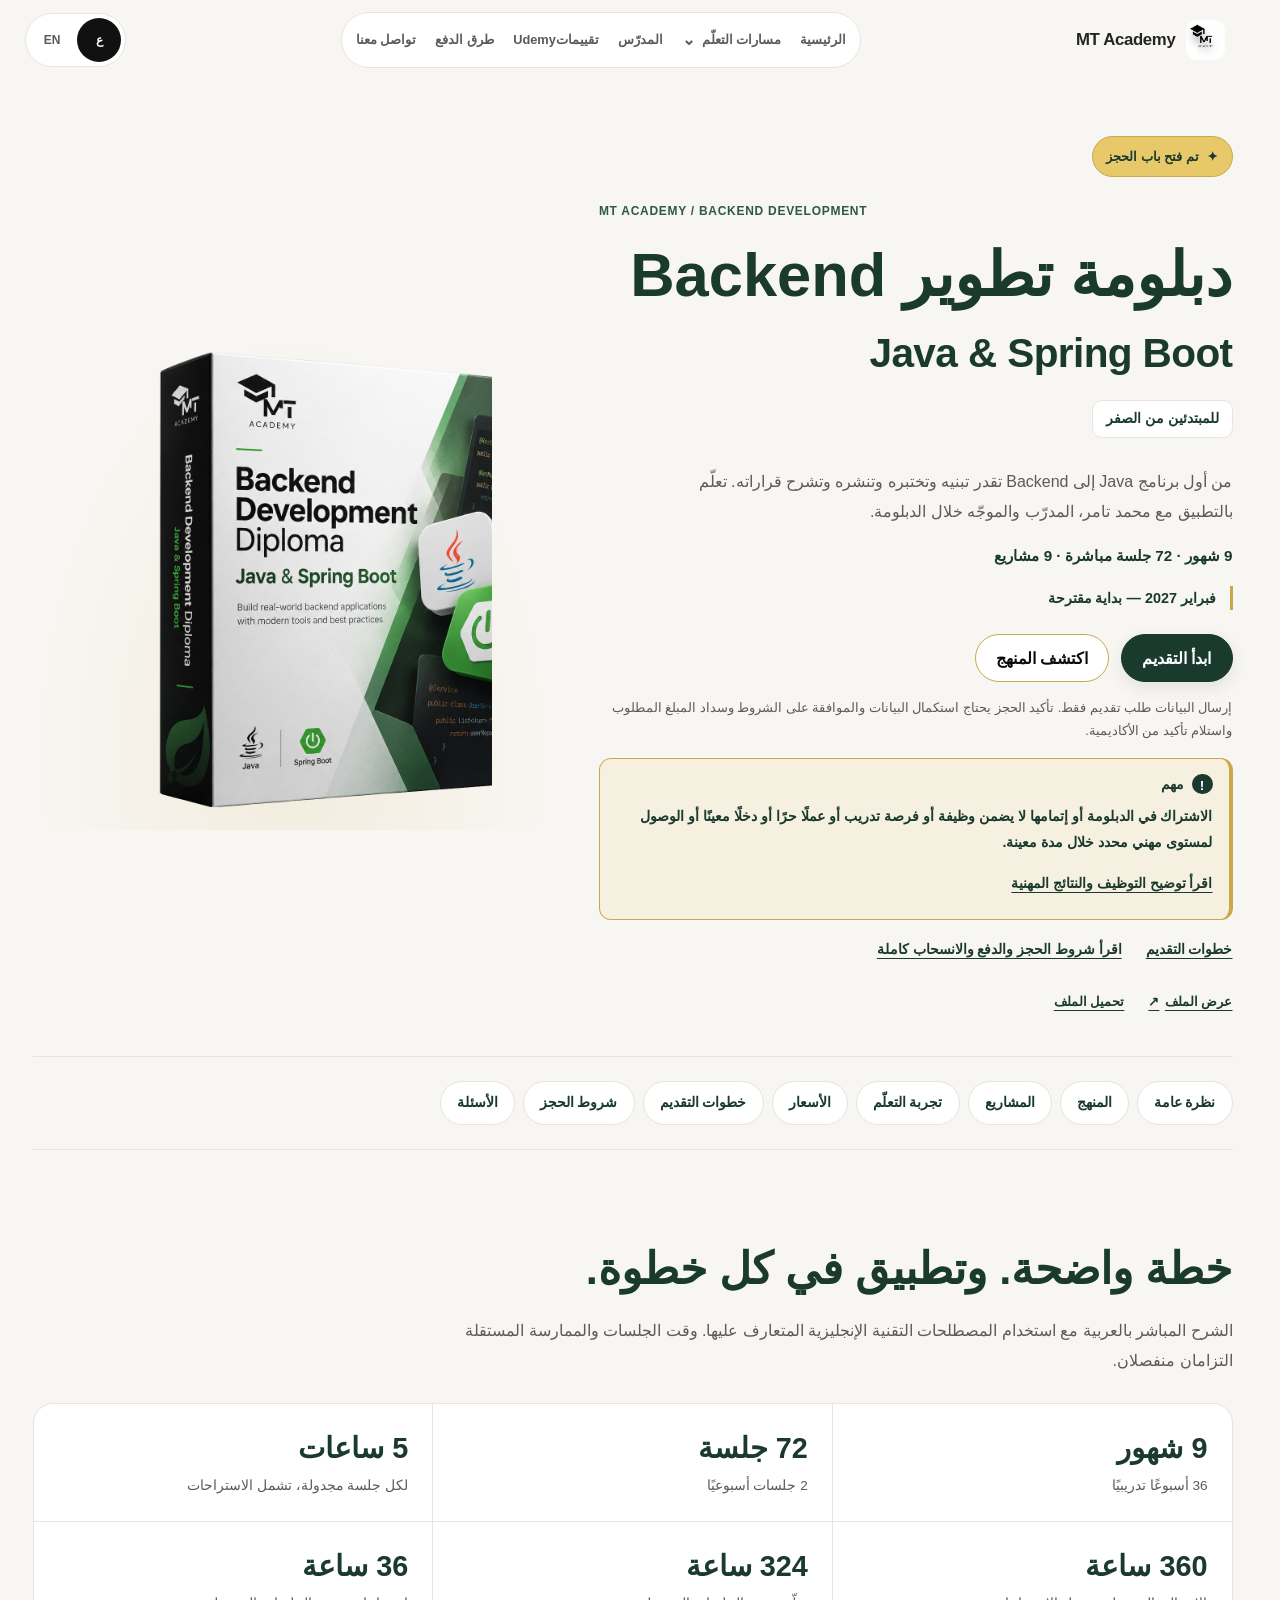
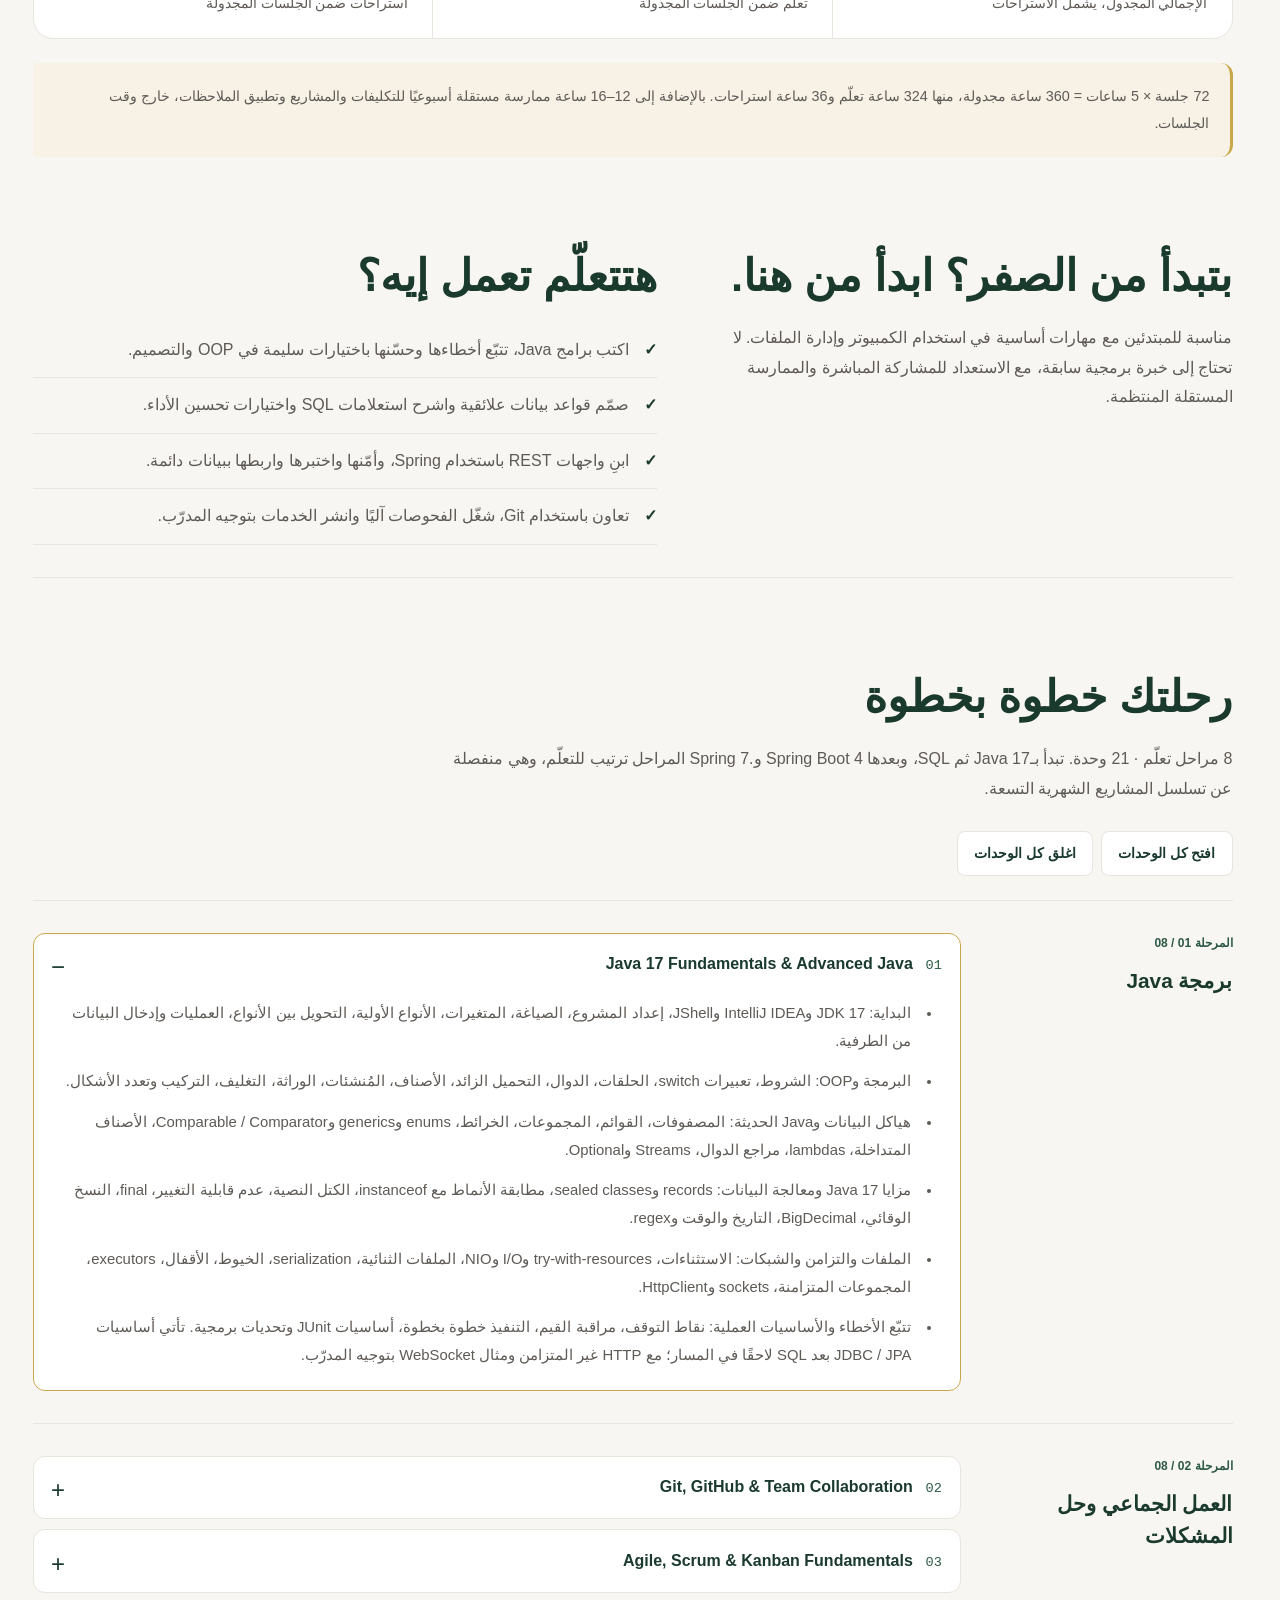
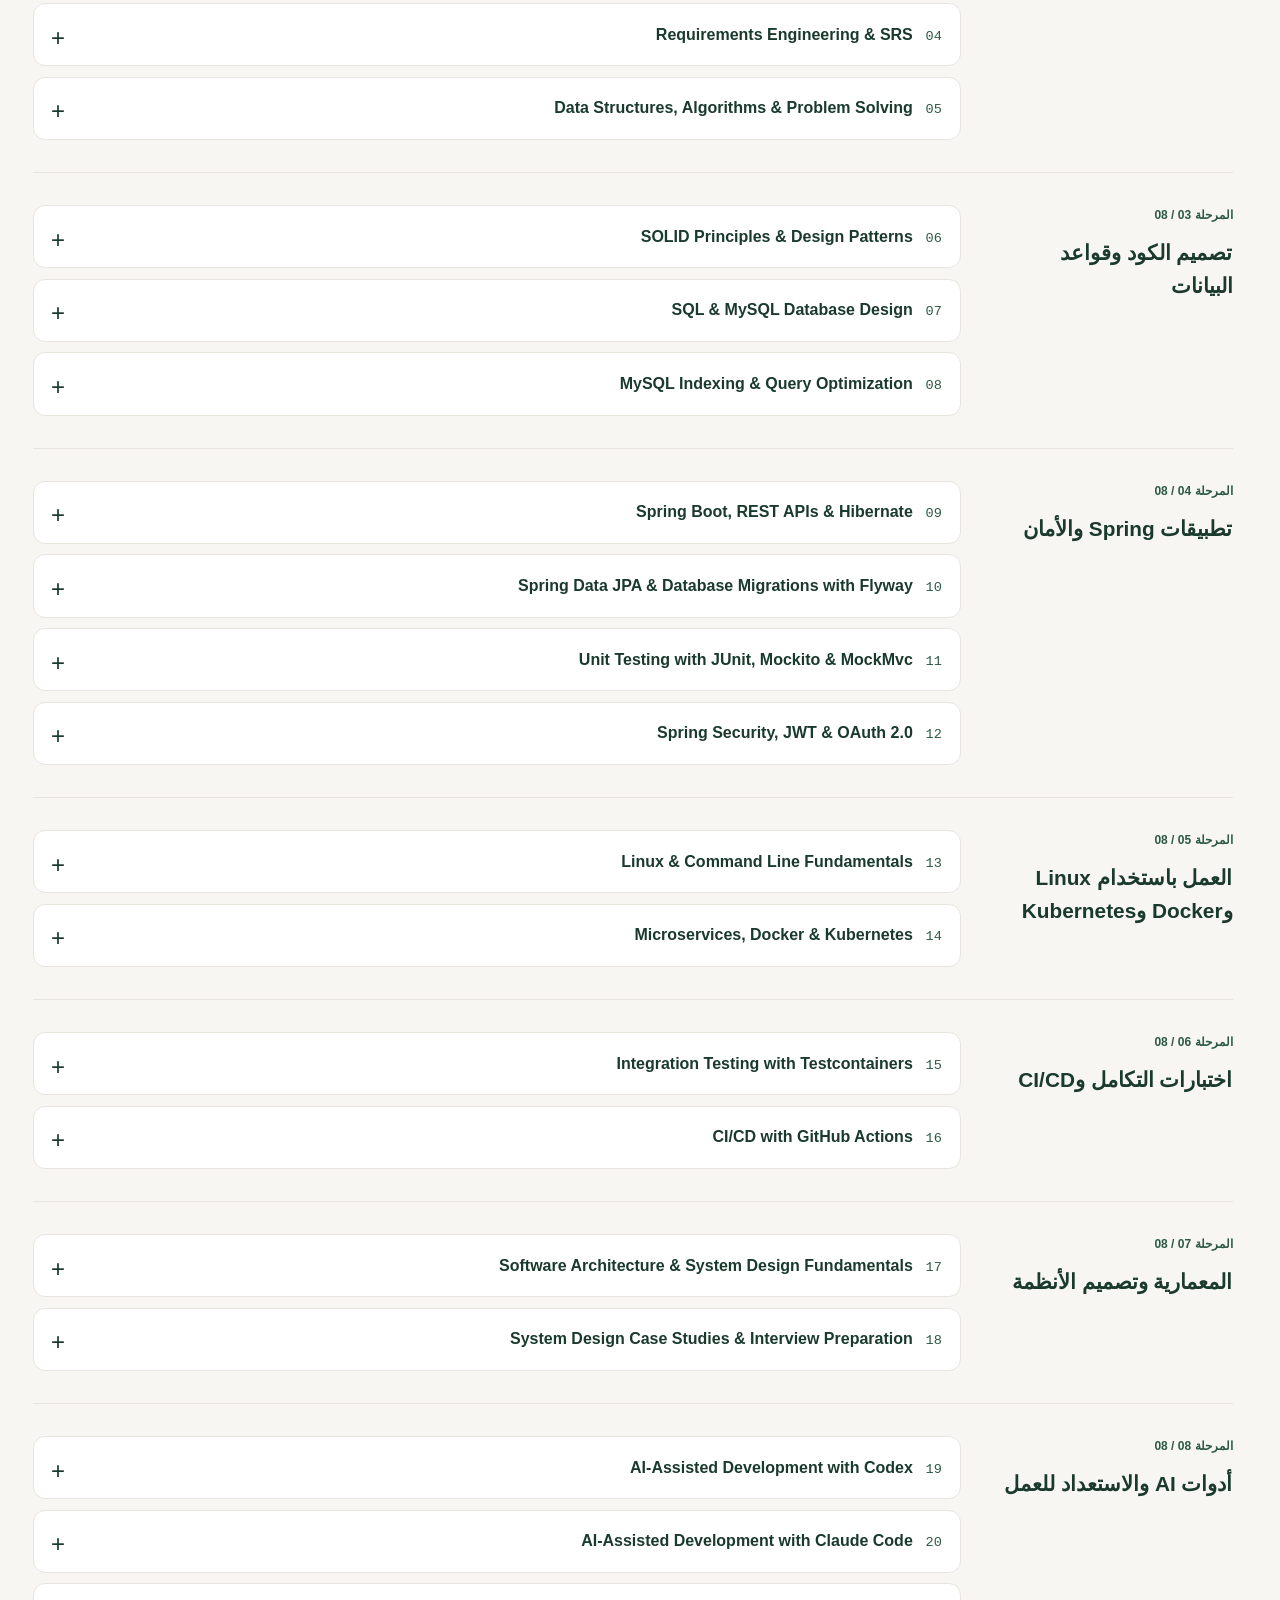
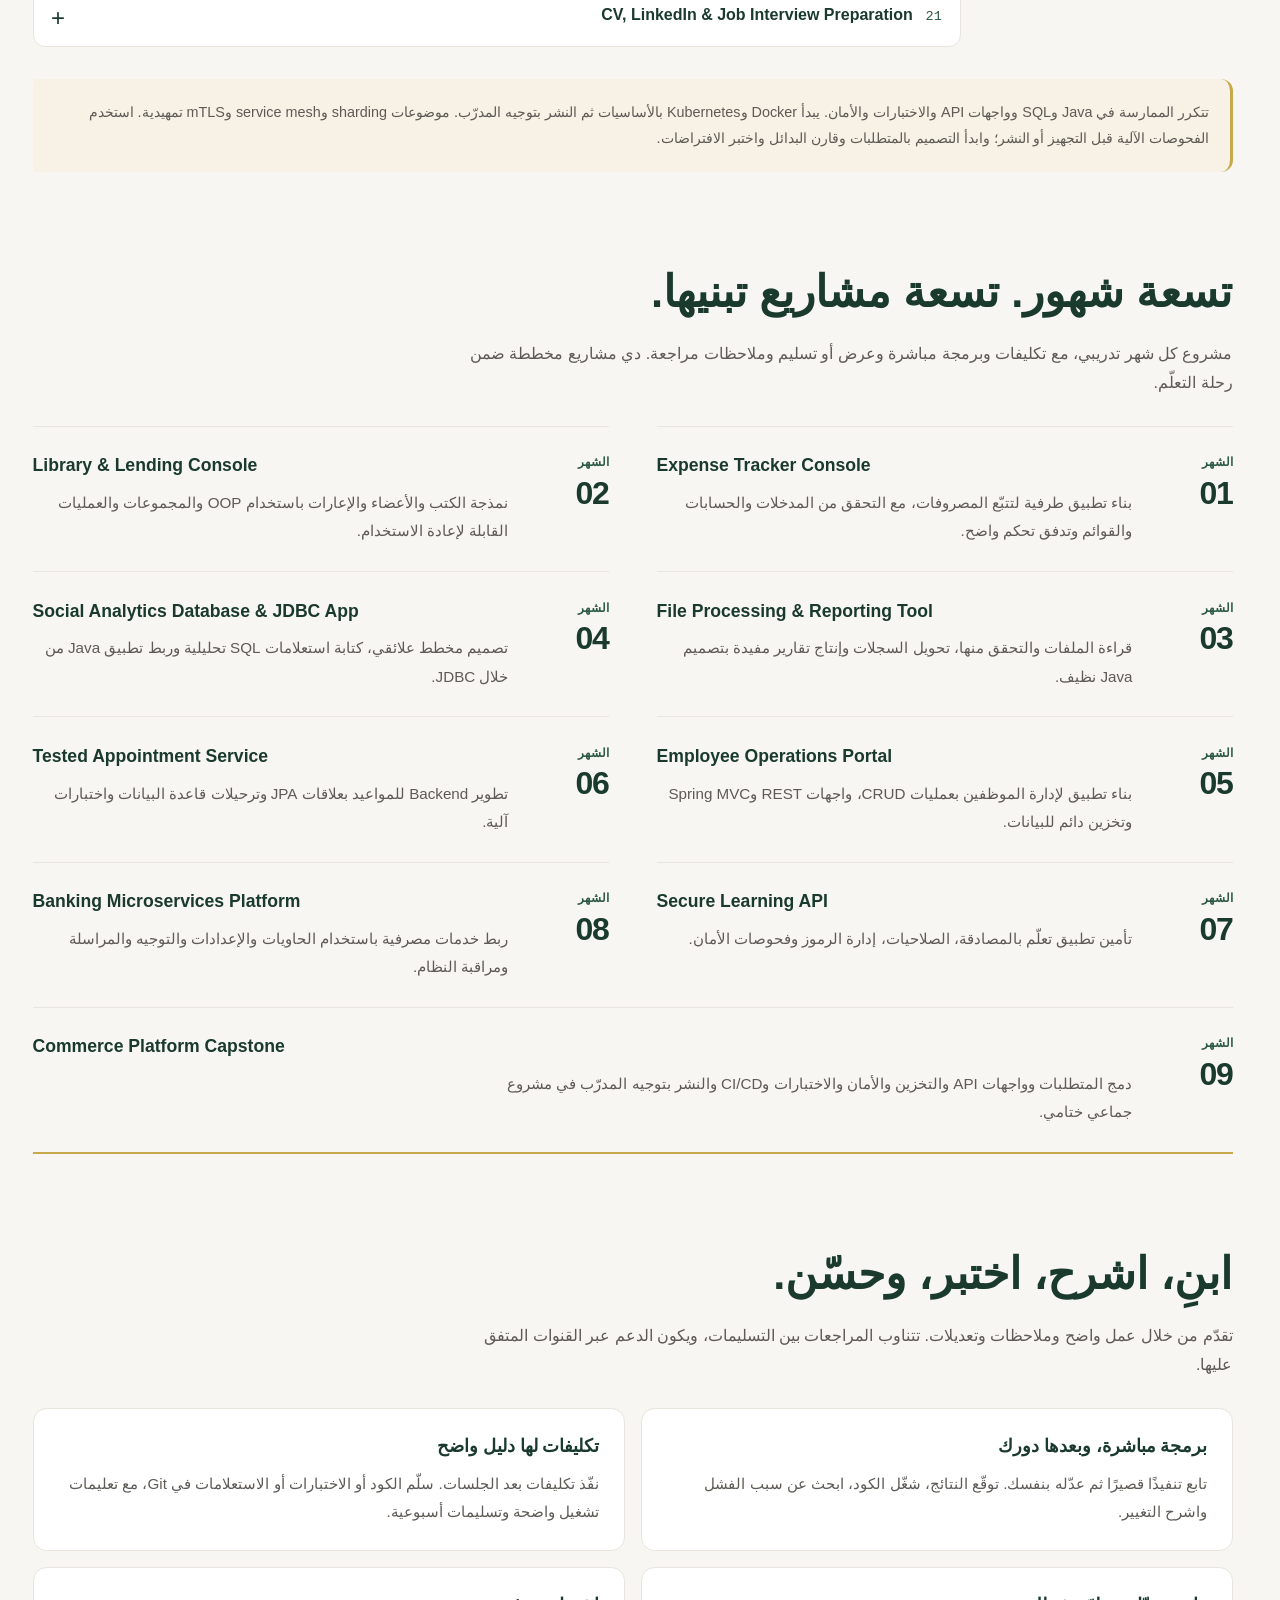
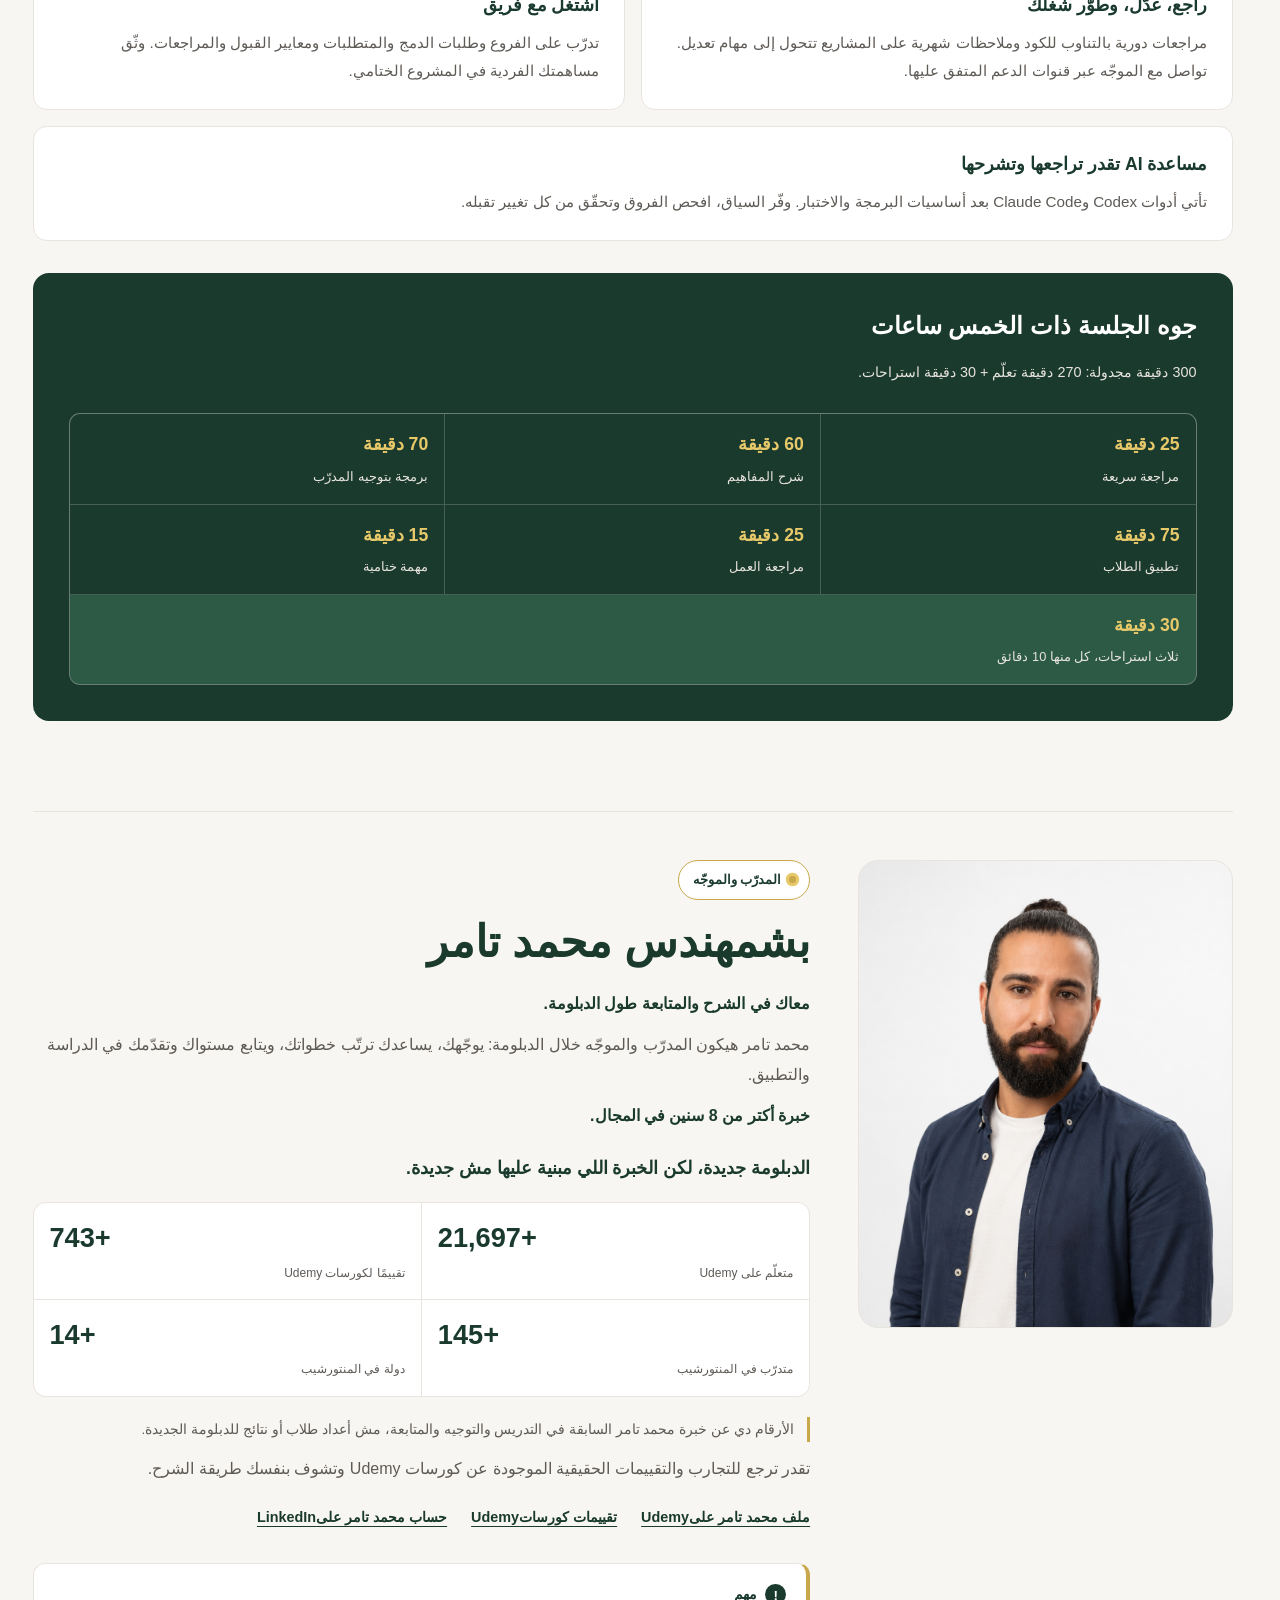
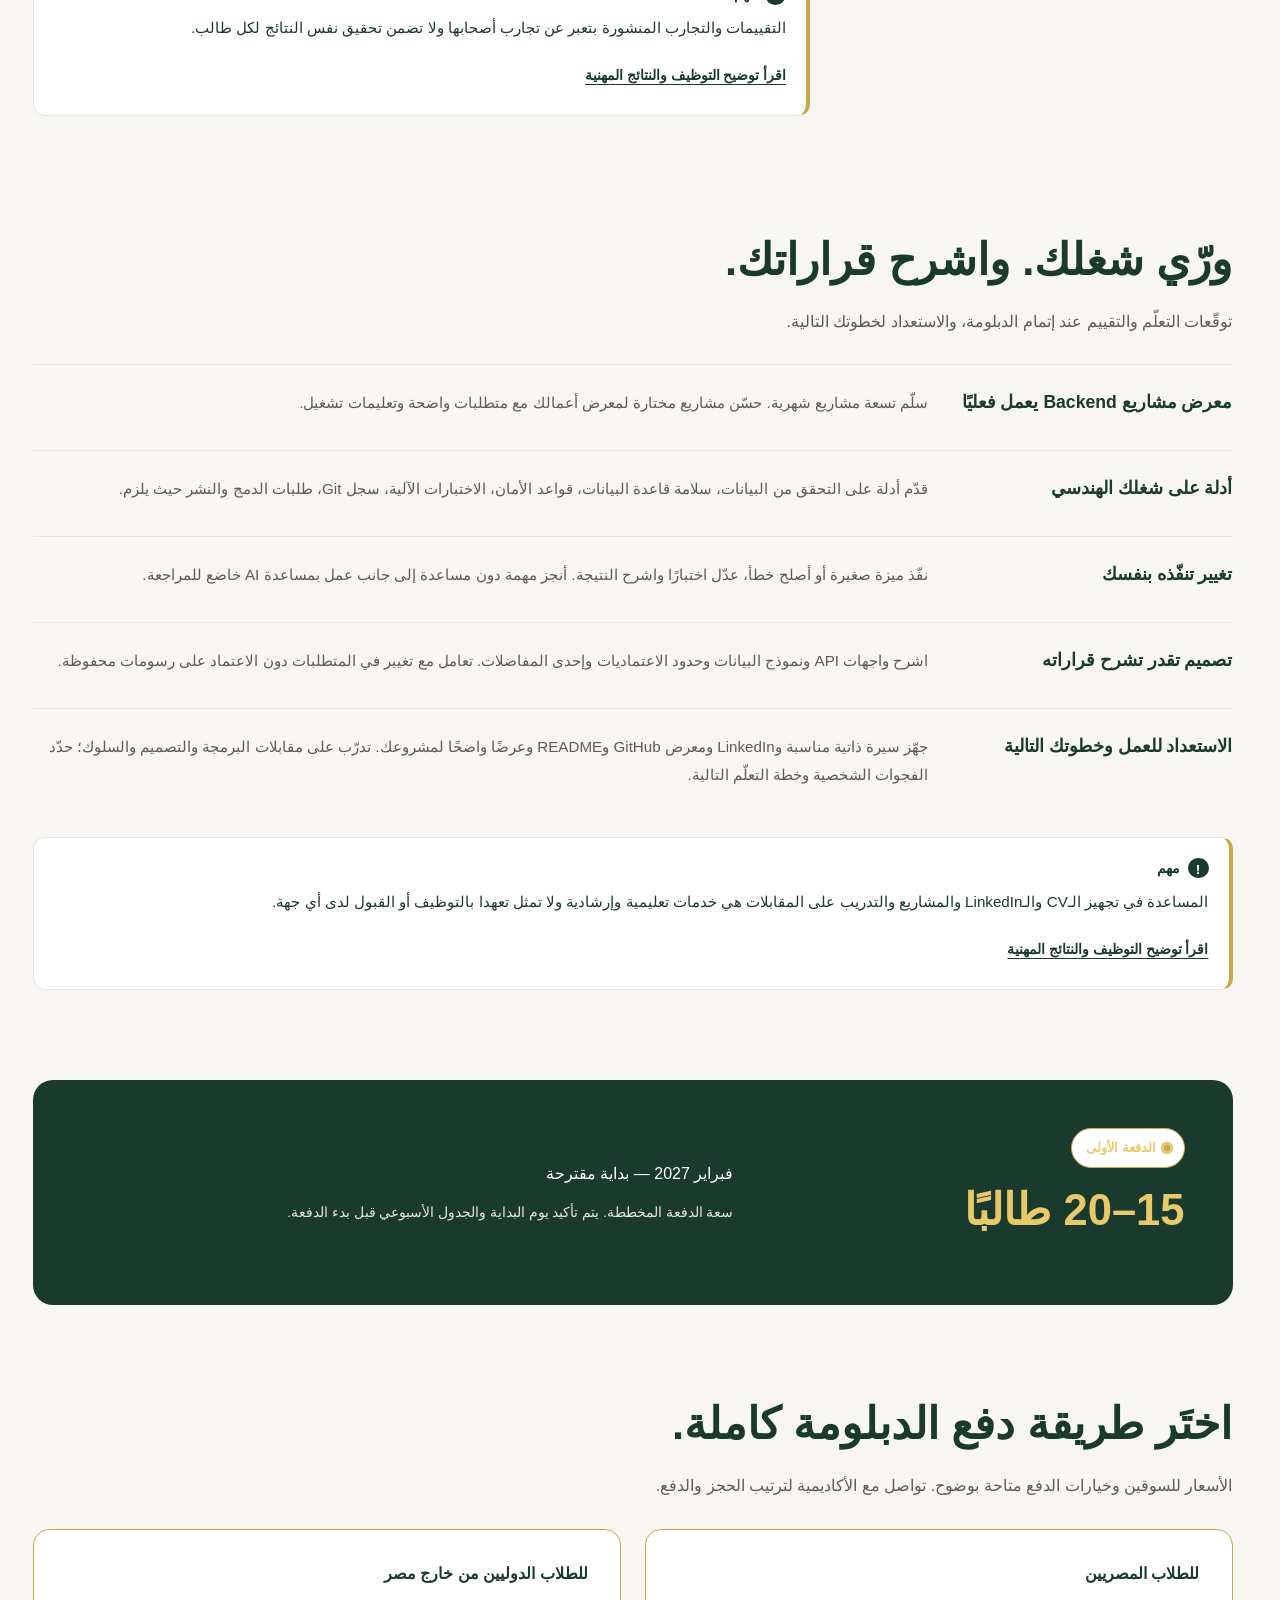
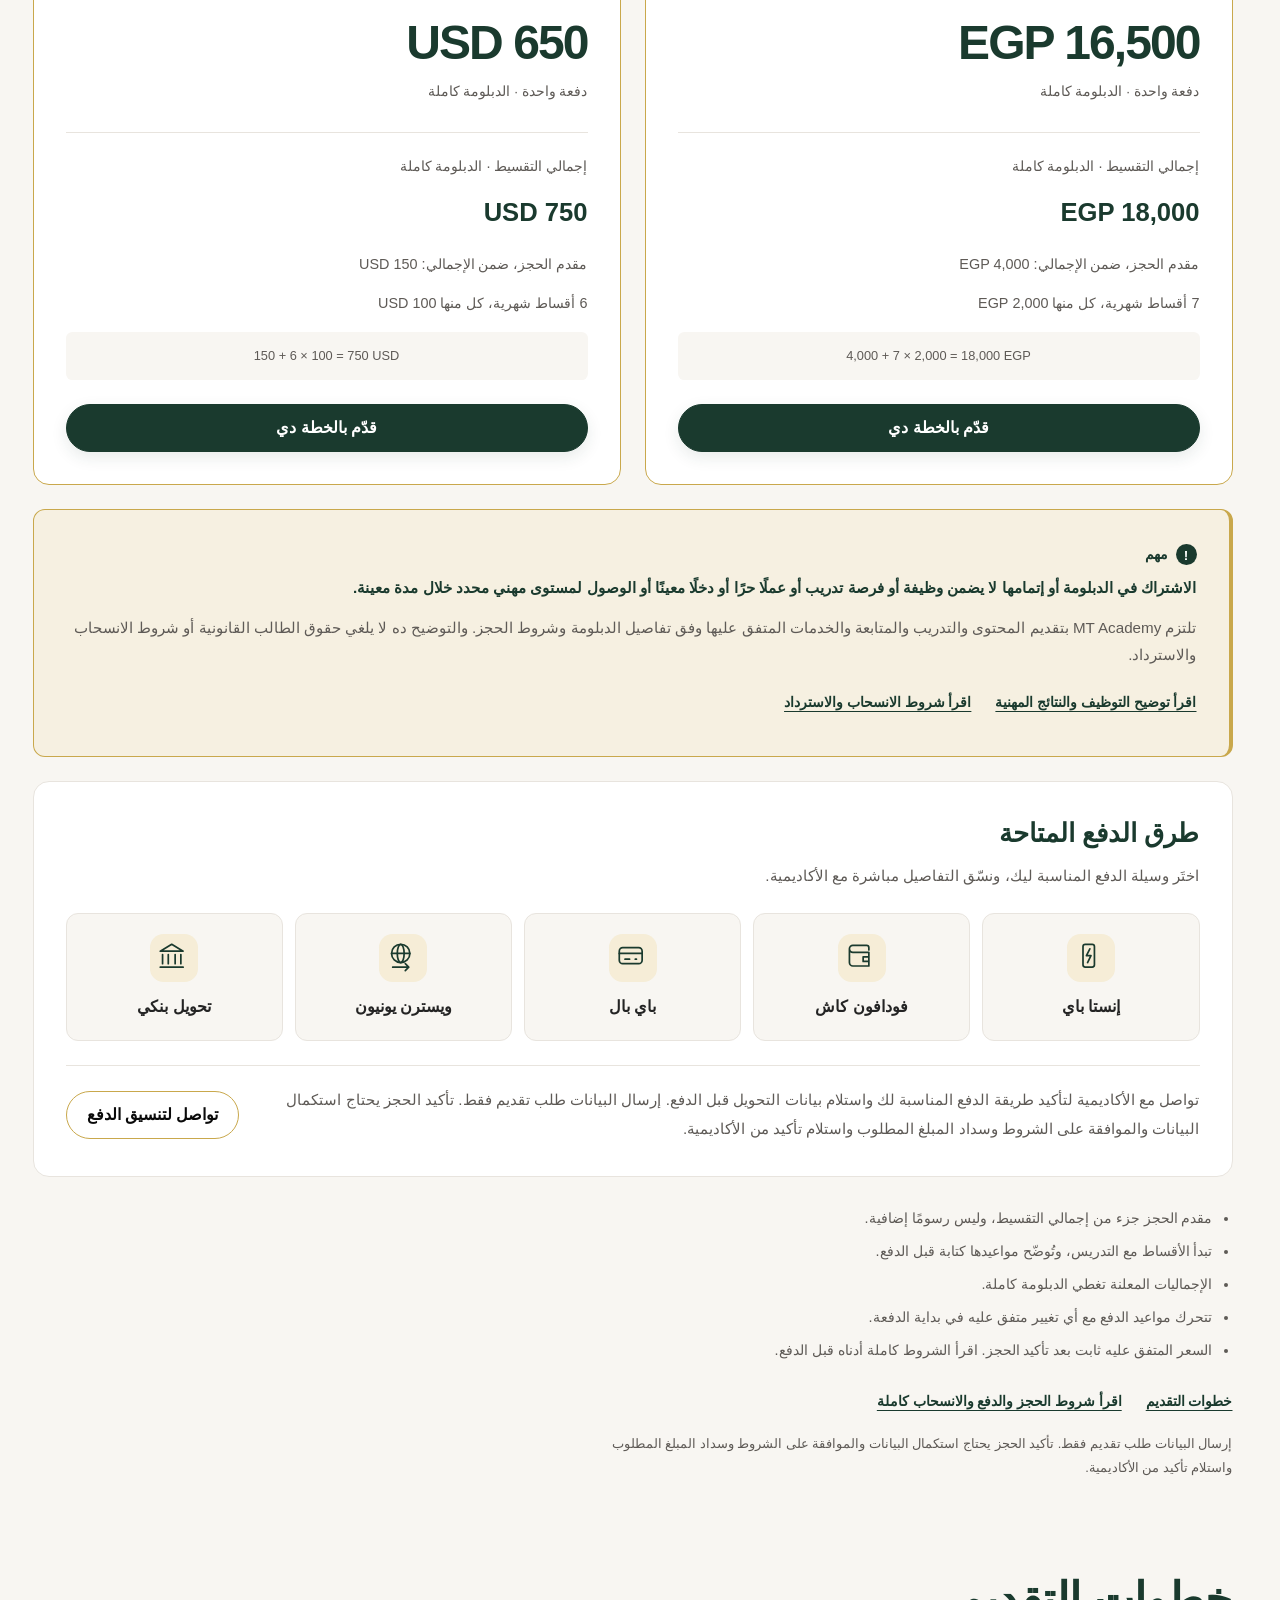
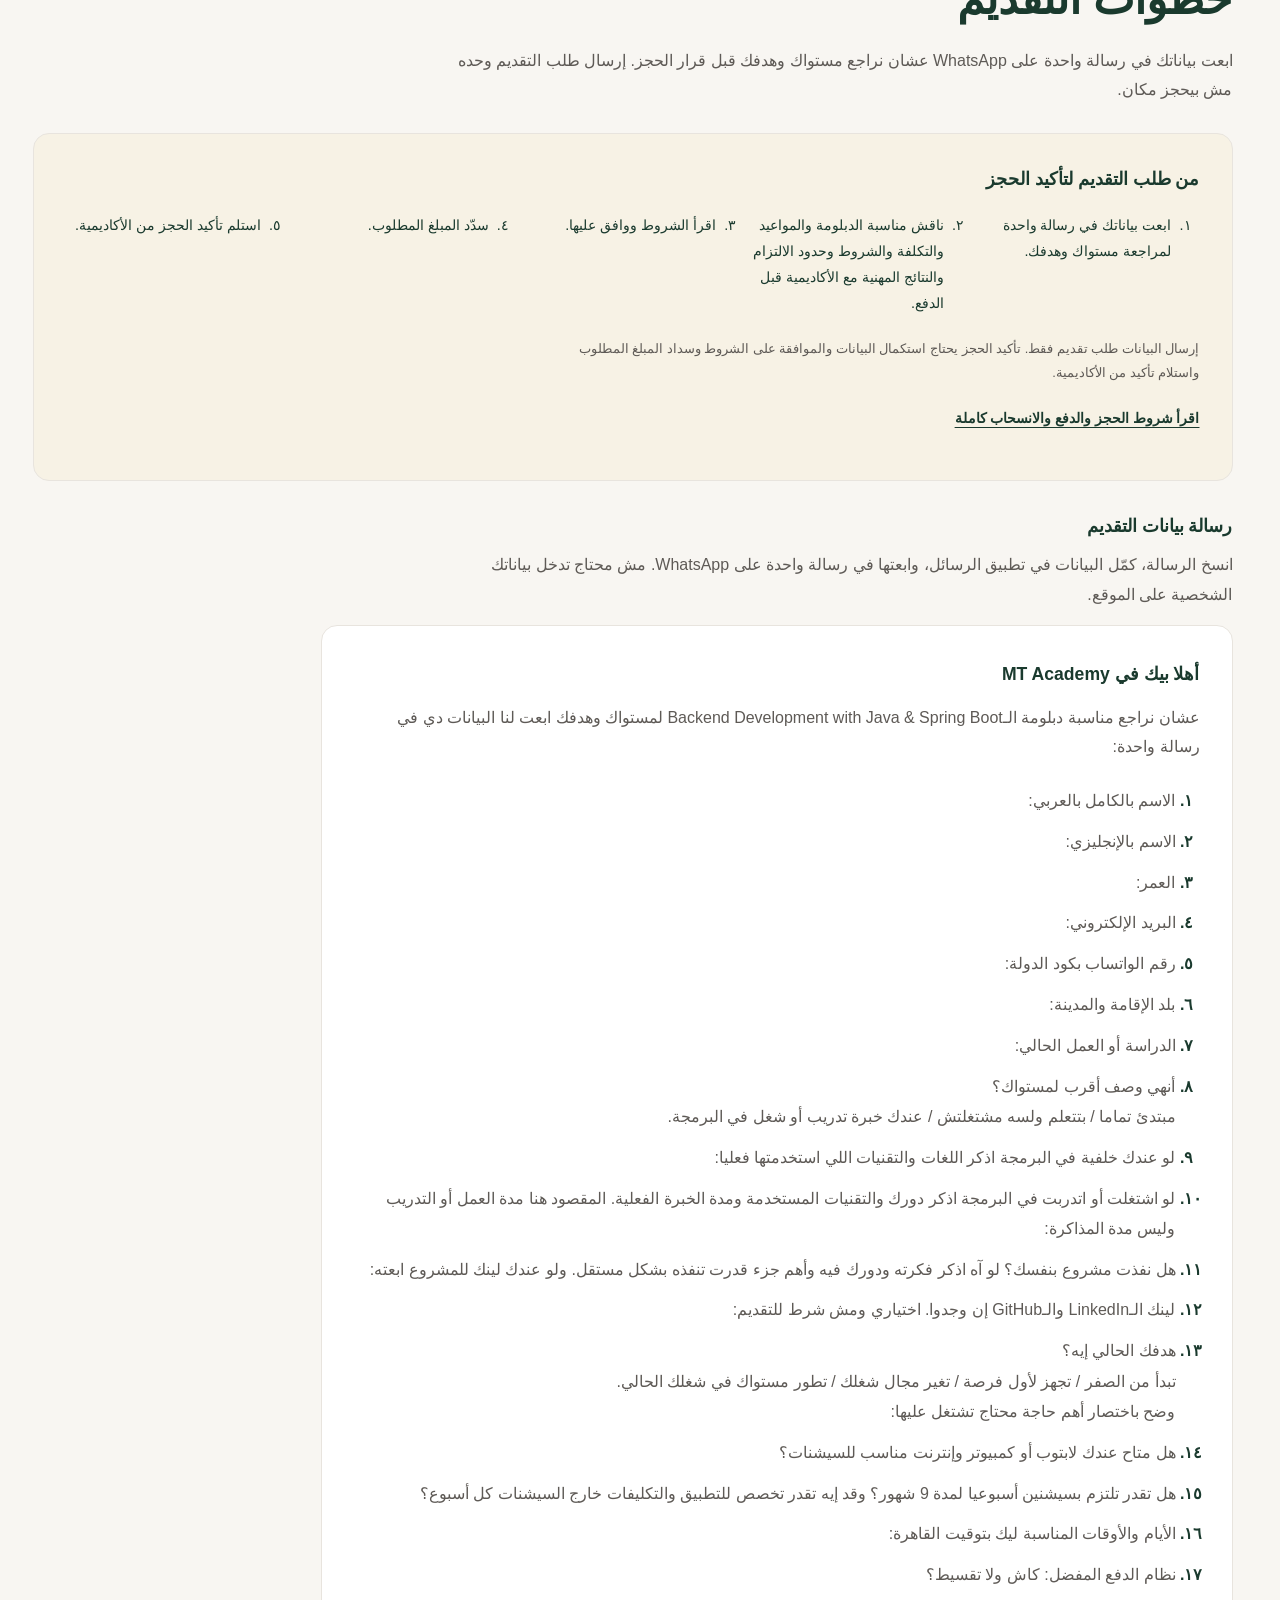
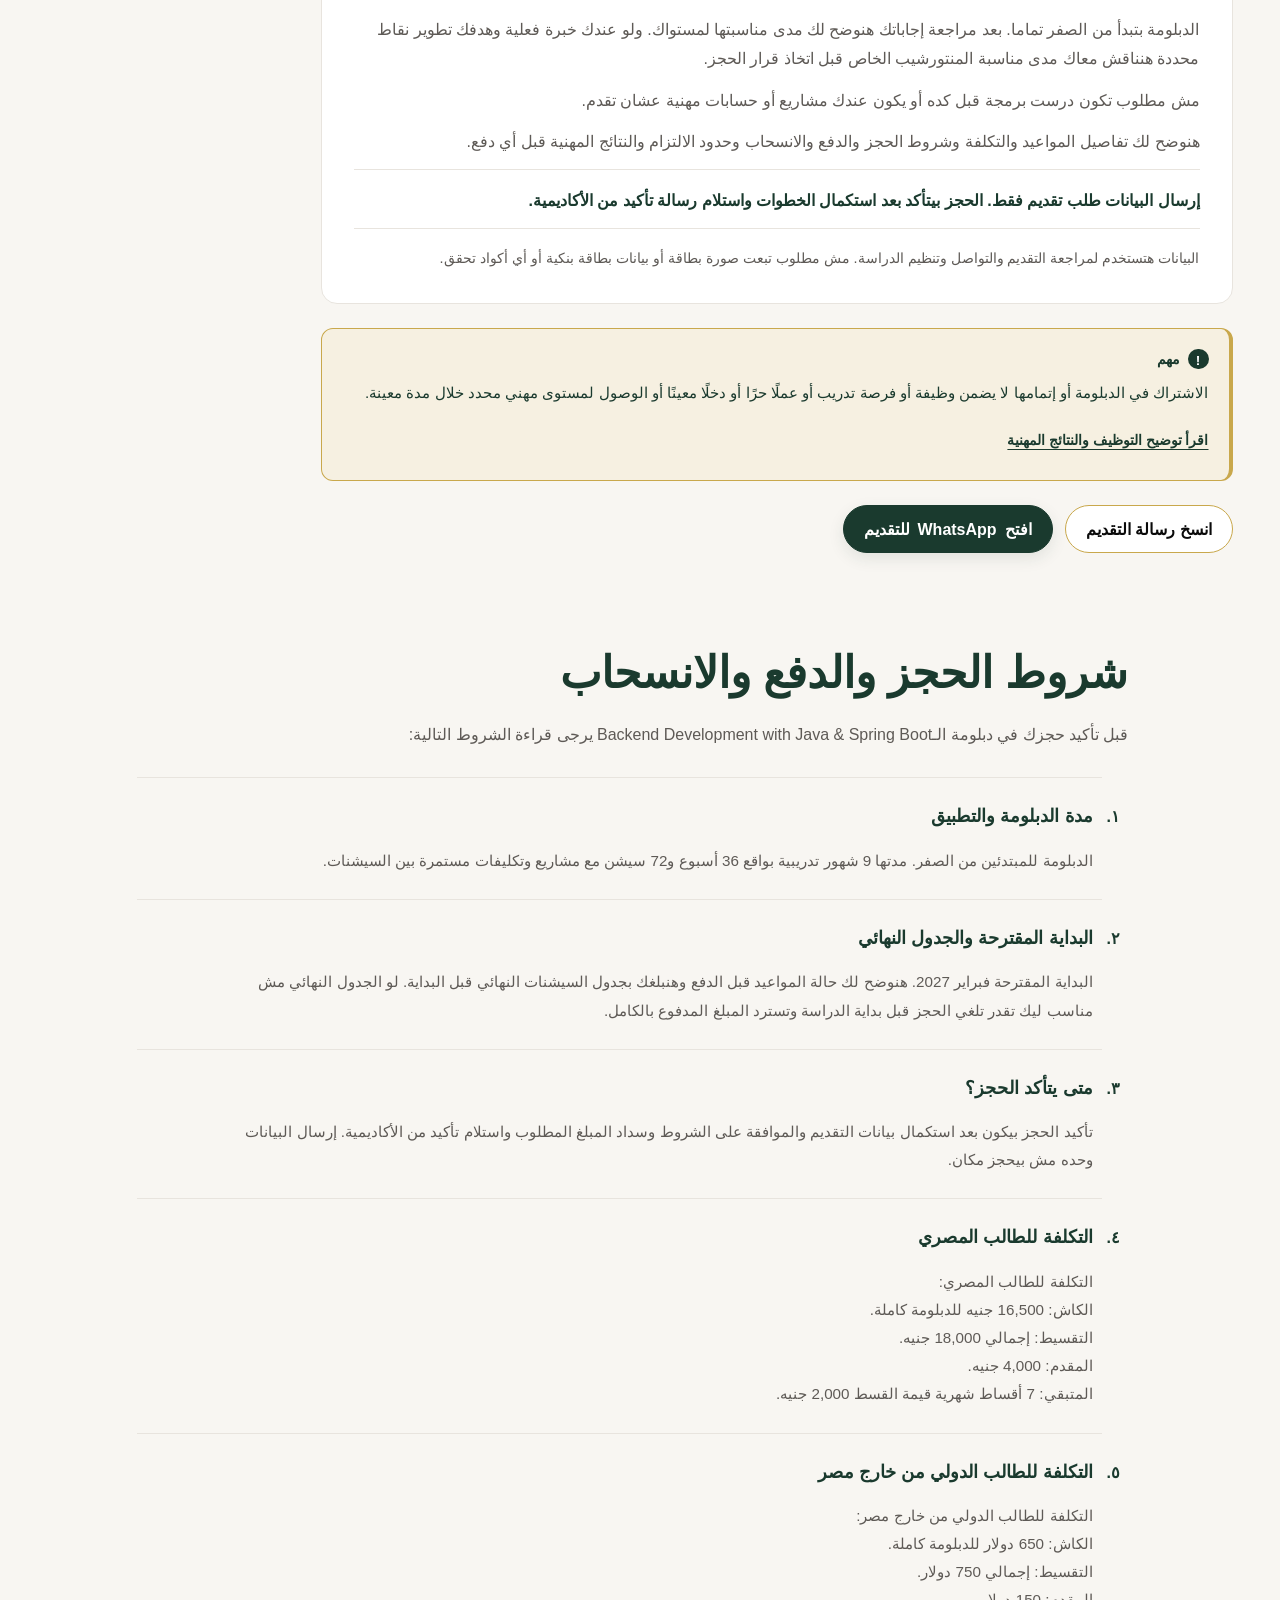
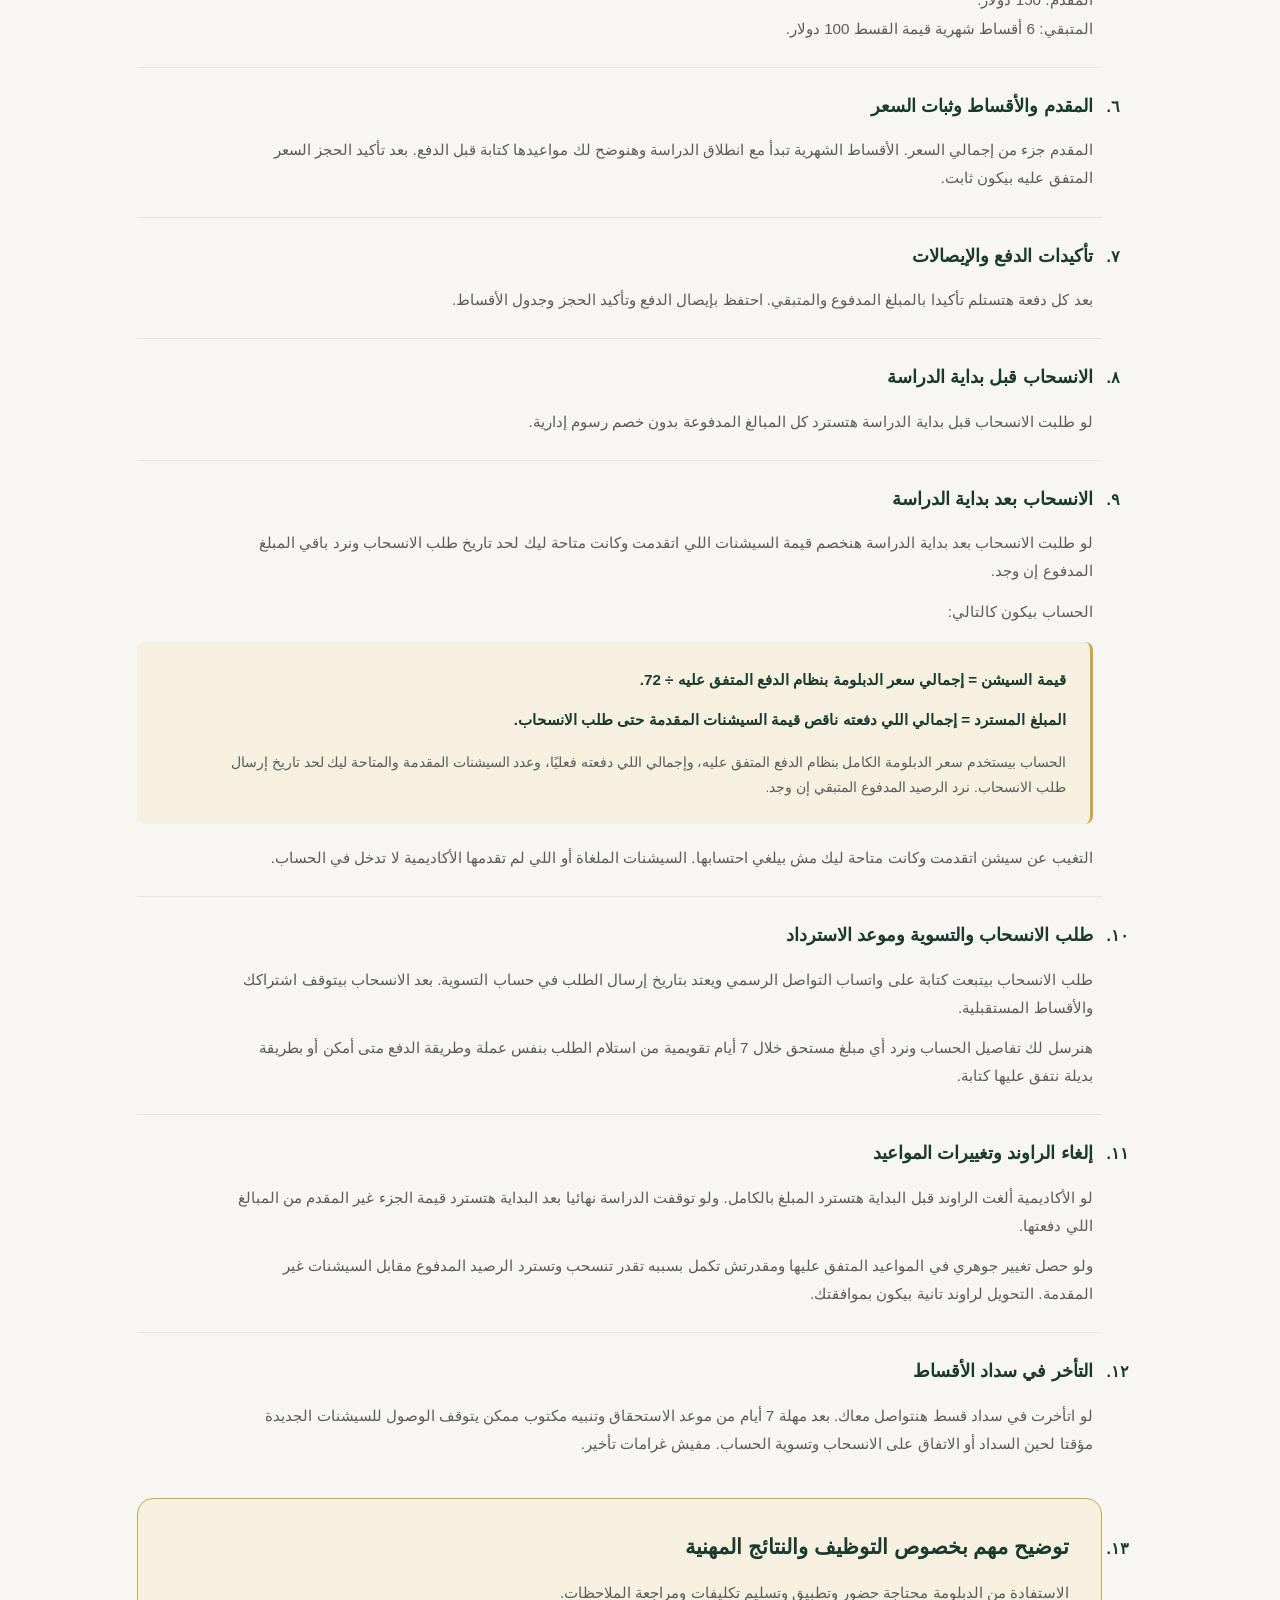
<file: backend-development-diploma/index.html>
<!doctype html>
<!-- Static Arabic registration page; maintained through scripts/refresh-backend-page.cjs. -->
<html lang="ar" dir="rtl">
<head>
  <meta charset="utf-8"><meta name="viewport" content="width=device-width, initial-scale=1">
  <meta name="theme-color" content="#f8f6f2"><meta name="color-scheme" content="light">
  <title>دبلومة Backend باستخدام Java وSpring Boot — الحجز مفتوح | MT Academy</title><meta name="description" content="ابدأ من الصفر: 9 شهور · 72 جلسة مباشرة · 9 مشاريع. المنهج الكامل، المتابعة، الأسعار والمشاريع الشهرية. الحجز مفتوح؛ فبراير 2027 — بداية مقترحة.">
  <link rel="canonical" href="https://mtacademy-courses.github.io/backend-development-diploma/">
  <link rel="alternate" hreflang="ar" href="https://mtacademy-courses.github.io/backend-development-diploma/"><link rel="alternate" hreflang="en" href="https://mtacademy-courses.github.io/backend-development-diploma/?lang=en"><link rel="alternate" hreflang="x-default" href="https://mtacademy-courses.github.io/backend-development-diploma/">
  <meta property="og:type" content="website"><meta property="og:site_name" content="MT Academy"><meta property="og:locale" content="ar_EG">
  <meta property="og:title" content="دبلومة Backend باستخدام Java وSpring Boot — الحجز مفتوح | MT Academy"><meta property="og:description" content="ابدأ من الصفر: 9 شهور · 72 جلسة مباشرة · 9 مشاريع. المنهج الكامل، المتابعة، الأسعار والمشاريع الشهرية. الحجز مفتوح؛ فبراير 2027 — بداية مقترحة."><meta property="og:url" content="https://mtacademy-courses.github.io/backend-development-diploma/">
  <meta property="og:image" content="https://mtacademy-courses.github.io/assets/images/backend/backend-social-preview.png"><meta property="og:image:width" content="1200"><meta property="og:image:height" content="630"><meta property="og:image:alt" content="MT Academy — دبلومة Backend · الحجز مفتوح">
  <meta name="twitter:card" content="summary_large_image"><meta name="twitter:title" content="دبلومة Backend باستخدام Java وSpring Boot — الحجز مفتوح | MT Academy"><meta name="twitter:description" content="ابدأ من الصفر: 9 شهور · 72 جلسة مباشرة · 9 مشاريع. المنهج الكامل، المتابعة، الأسعار والمشاريع الشهرية. الحجز مفتوح؛ فبراير 2027 — بداية مقترحة."><meta name="twitter:image" content="https://mtacademy-courses.github.io/assets/images/backend/backend-social-preview.png"><meta name="twitter:image:alt" content="MT Academy — دبلومة Backend · الحجز مفتوح">
  <link rel="icon" type="image/jpeg" href="/assets/images/brand/mt-academy-logo.jpg"><link rel="stylesheet" href="/assets/css/styles.css"><link rel="stylesheet" href="/assets/css/backend-diploma.css">
  <script id="structured-data" type="application/ld+json">{"@context":"https://schema.org","@graph":[{"@type":"Organization","@id":"https://mtacademy-courses.github.io/#organization","name":"MT Academy","url":"https://mtacademy-courses.github.io/","logo":"https://mtacademy-courses.github.io/assets/images/brand/mt-academy-logo.jpg","sameAs":["https://www.udemy.com/user/mohamed-tamer-15/"]},{"@type":"Course","@id":"https://mtacademy-courses.github.io/backend-development-diploma/#course","name":"دبلومة تطوير Backend","description":"ابدأ من الصفر: 9 شهور · 72 جلسة مباشرة · 9 مشاريع. المنهج الكامل، المتابعة، الأسعار والمشاريع الشهرية. الحجز مفتوح؛ فبراير 2027 — بداية مقترحة.","url":"https://mtacademy-courses.github.io/backend-development-diploma/","inLanguage":"ar","coursePrerequisites":"مناسبة للمبتدئين مع مهارات أساسية في استخدام الكمبيوتر وإدارة الملفات. لا تحتاج إلى خبرة برمجية سابقة، مع الاستعداد للمشاركة المباشرة والممارسة المستقلة المنتظمة.","educationalLevel":"Beginner","provider":{"@id":"https://mtacademy-courses.github.io/#organization"},"teaches":["Java 17 Fundamentals & Advanced Java","Git, GitHub & Team Collaboration","Agile, Scrum & Kanban Fundamentals","Requirements Engineering & SRS","Data Structures, Algorithms & Problem Solving","SOLID Principles & Design Patterns","SQL & MySQL Database Design","MySQL Indexing & Query Optimization","Spring Boot, REST APIs & Hibernate","Spring Data JPA & Database Migrations with Flyway","Unit Testing with JUnit, Mockito & MockMvc","Spring Security, JWT & OAuth 2.0","Linux & Command Line Fundamentals","Microservices, Docker & Kubernetes","Integration Testing with Testcontainers","CI/CD with GitHub Actions","Software Architecture & System Design Fundamentals","System Design Case Studies & Interview Preparation","AI-Assisted Development with Codex","AI-Assisted Development with Claude Code","CV, LinkedIn & Job Interview Preparation"]},{"@type":"WebPage","@id":"https://mtacademy-courses.github.io/backend-development-diploma/#webpage","url":"https://mtacademy-courses.github.io/backend-development-diploma/","name":"دبلومة Backend باستخدام Java وSpring Boot — الحجز مفتوح | MT Academy","description":"ابدأ من الصفر: 9 شهور · 72 جلسة مباشرة · 9 مشاريع. المنهج الكامل، المتابعة، الأسعار والمشاريع الشهرية. الحجز مفتوح؛ فبراير 2027 — بداية مقترحة.","inLanguage":"ar","publisher":{"@id":"https://mtacademy-courses.github.io/#organization"}}]}</script>
  <script defer src="/assets/js/site-core.js"></script>
  <script defer src="/assets/js/site-data.js"></script>
  <script defer src="/assets/js/backend-diploma-data.js"></script>
  <script defer src="/assets/js/backend-diploma.js"></script>
</head>
<body data-page="backend">
  <span class="top-anchor" id="top" aria-hidden="true"></span>
  <a class="skip-link" href="#main-content" data-config-text="interface.skipToContentLabel">انتقل إلى المحتوى الرئيسي</a>
  <header class="site-header">
    <div class="container header-inner">
      <a class="brand" href="/" aria-label="MT Academy — الصفحة الرئيسية"><img class="brand__logo" src="/assets/images/brand/mt-academy-logo.jpg" width="1000" height="1000" alt=""><span class="brand__name">MT Academy</span></a>
      <nav class="desktop-nav" aria-label="التنقل الرئيسي"><a class="nav-link" href="/#top" data-nav-link data-config-href="primaryNavigation.0.href" data-config-text="primaryNavigation.0.label">الرئيسية</a><details class="nav-paths"><summary class="nav-link is-active" data-config-text="primaryNavigation.1.label">مسارات التعلّم</summary><div class="nav-paths__menu"><a class="nav-submenu__link" href="/#learning-paths" data-nav-link data-config-href="primaryNavigation.1.href" data-config-text="learningOverviewLabel">اكتشف كل المسارات</a><a class="nav-submenu__link" href="/#courses" data-nav-link data-config-href="learningNavigation.0.href" data-config-text="learningNavigation.0.label" data-learning-path="udemy">كورسات Udemy</a><a class="nav-submenu__link" href="/kids-coding-bootcamp/" data-nav-link data-config-href="learningNavigation.1.href" data-config-text="learningNavigation.1.label" data-learning-path="kids">برمجة الأطفال</a><a class="nav-submenu__link" href="/backend-development-diploma/" data-nav-link data-config-href="learningNavigation.2.href" data-config-text="learningNavigation.2.label" data-learning-path="backend" aria-current="page">دبلومة Backend</a></div></details><a class="nav-link" href="/#instructor" data-nav-link data-config-href="primaryNavigation.2.href" data-config-text="primaryNavigation.2.label">المدرّس</a><a class="nav-link" href="/#reviews" data-nav-link data-config-href="primaryNavigation.3.href" data-config-text="primaryNavigation.3.label">تقييمات Udemy</a><a class="nav-link" href="/#payment" data-nav-link data-config-href="primaryNavigation.4.href" data-config-text="primaryNavigation.4.label">طرق الدفع</a><a class="nav-link" href="/#contact" data-nav-link data-config-href="primaryNavigation.5.href" data-config-text="primaryNavigation.5.label">تواصل معنا</a></nav>
      <div class="language-switcher language-switcher--desktop" data-language-switcher role="group" aria-label="تغيير اللغة"><button class="language-switcher__option is-active" type="button" data-language-option="ar" aria-pressed="true" lang="ar">ع</button><button class="language-switcher__option" type="button" data-language-option="en" aria-pressed="false" lang="en">EN</button></div>
      <a class="button button--compact header-cta" href="https://wa.me/201032105166?text=%D9%85%D8%B1%D8%AD%D8%A8%D9%8B%D8%A7%D8%8C%20%D8%A3%D8%B1%D8%BA%D8%A8%20%D9%81%D9%8A%20%D8%A7%D9%84%D8%AA%D9%82%D8%AF%D9%8A%D9%85%20%D9%84%D8%AF%D8%A8%D9%84%D9%88%D9%85%D8%A9%20Backend%20%D8%A8%D8%A7%D8%B3%D8%AA%D8%AE%D8%AF%D8%A7%D9%85%20Java%20%D9%88Spring%20Boot.%20%D8%A3%D8%B1%D8%AC%D9%88%20%D9%85%D8%B3%D8%A7%D8%B9%D8%AF%D8%AA%D9%8A%20%D9%81%D9%8A%20%D8%A8%D8%AF%D8%A1%20%D8%A7%D9%84%D8%AA%D9%82%D8%AF%D9%8A%D9%85%20%D9%88%D8%AA%D9%88%D8%B6%D9%8A%D8%AD%20%D8%AD%D8%A7%D9%84%D8%A9%20%D8%A7%D9%84%D9%85%D9%88%D8%A7%D8%B9%D9%8A%D8%AF%20%D9%88%D8%AE%D8%B7%D9%88%D8%A7%D8%AA%20%D8%A7%D9%84%D8%AF%D9%81%D8%B9." data-diploma-inquiry target="_blank" rel="noopener noreferrer" data-config-text="hero.contactLabel">ابدأ التقديم</a>
      <button class="menu-toggle" id="mobile-menu-toggle" type="button" aria-label="فتح القائمة" aria-controls="mobile-nav" aria-expanded="false"><span aria-hidden="true"></span><span aria-hidden="true"></span><span aria-hidden="true"></span></button>
    </div>
    <div class="mobile-nav" id="mobile-nav" hidden><nav class="mobile-nav__inner container" aria-label="التنقل على الهاتف"><a class="mobile-nav__link" href="/#top" data-nav-link data-config-href="primaryNavigation.0.href" data-config-text="primaryNavigation.0.label">الرئيسية</a><div class="mobile-nav__paths"><a class="mobile-nav__link" href="/#learning-paths" data-nav-link data-config-href="primaryNavigation.1.href" data-config-text="primaryNavigation.1.label">مسارات التعلّم</a><a class="mobile-nav__link mobile-nav__child" href="/#courses" data-nav-link data-config-href="learningNavigation.0.href" data-config-text="learningNavigation.0.label" data-learning-path="udemy">كورسات Udemy</a><a class="mobile-nav__link mobile-nav__child" href="/kids-coding-bootcamp/" data-nav-link data-config-href="learningNavigation.1.href" data-config-text="learningNavigation.1.label" data-learning-path="kids">برمجة الأطفال</a><a class="mobile-nav__link mobile-nav__child" href="/backend-development-diploma/" data-nav-link data-config-href="learningNavigation.2.href" data-config-text="learningNavigation.2.label" data-learning-path="backend" aria-current="page">دبلومة Backend</a></div><a class="mobile-nav__link" href="/#instructor" data-nav-link data-config-href="primaryNavigation.2.href" data-config-text="primaryNavigation.2.label">المدرّس</a><a class="mobile-nav__link" href="/#reviews" data-nav-link data-config-href="primaryNavigation.3.href" data-config-text="primaryNavigation.3.label">تقييمات Udemy</a><a class="mobile-nav__link" href="/#payment" data-nav-link data-config-href="primaryNavigation.4.href" data-config-text="primaryNavigation.4.label">طرق الدفع</a><a class="mobile-nav__link" href="/#contact" data-nav-link data-config-href="primaryNavigation.5.href" data-config-text="primaryNavigation.5.label">تواصل معنا</a><div class="language-switcher language-switcher--mobile" data-language-switcher role="group" aria-label="تغيير اللغة"><button class="language-switcher__option is-active" type="button" data-language-option="ar" aria-pressed="true" lang="ar">العربية</button><button class="language-switcher__option" type="button" data-language-option="en" aria-pressed="false" lang="en">English</button></div><a class="button mobile-nav__cta" href="https://wa.me/201032105166?text=%D9%85%D8%B1%D8%AD%D8%A8%D9%8B%D8%A7%D8%8C%20%D8%A3%D8%B1%D8%BA%D8%A8%20%D9%81%D9%8A%20%D8%A7%D9%84%D8%AA%D9%82%D8%AF%D9%8A%D9%85%20%D9%84%D8%AF%D8%A8%D9%84%D9%88%D9%85%D8%A9%20Backend%20%D8%A8%D8%A7%D8%B3%D8%AA%D8%AE%D8%AF%D8%A7%D9%85%20Java%20%D9%88Spring%20Boot.%20%D8%A3%D8%B1%D8%AC%D9%88%20%D9%85%D8%B3%D8%A7%D8%B9%D8%AF%D8%AA%D9%8A%20%D9%81%D9%8A%20%D8%A8%D8%AF%D8%A1%20%D8%A7%D9%84%D8%AA%D9%82%D8%AF%D9%8A%D9%85%20%D9%88%D8%AA%D9%88%D8%B6%D9%8A%D8%AD%20%D8%AD%D8%A7%D9%84%D8%A9%20%D8%A7%D9%84%D9%85%D9%88%D8%A7%D8%B9%D9%8A%D8%AF%20%D9%88%D8%AE%D8%B7%D9%88%D8%A7%D8%AA%20%D8%A7%D9%84%D8%AF%D9%81%D8%B9." data-diploma-inquiry target="_blank" rel="noopener noreferrer" data-config-text="hero.contactLabel">ابدأ التقديم</a></nav></div>
  </header>
  <main class="container diploma-main" id="main-content">
    <section class="diploma-hero" aria-labelledby="diploma-title" data-diploma-status data-offering-status="open">
      <div class="diploma-hero__copy">
        <span class="registration-badge" data-config-text="statusLabel">تم فتح باب الحجز</span>
        <p class="diploma-eyebrow" data-config-text="hero.eyebrow">MT ACADEMY / BACKEND DEVELOPMENT</p>
        <h1 id="diploma-title"><span data-config-text="hero.title">دبلومة تطوير <bdi class="technical-name" dir="ltr" lang="en">Backend</bdi></span><span class="diploma-hero__technologies" dir="ltr">Java &amp; Spring Boot</span></h1>
        <p class="diploma-audience" data-config-text="hero.audience">للمبتدئين من الصفر</p>
        <p class="diploma-description" data-config-text="hero.description">من أول برنامج <bdi class="technical-name" dir="ltr" lang="en">Java</bdi> إلى <bdi class="technical-name" dir="ltr" lang="en">Backend</bdi> تقدر تبنيه وتختبره وتنشره وتشرح قراراته. تعلّم بالتطبيق مع محمد تامر، المدرّب والموجّه خلال الدبلومة.</p>
        <p class="diploma-hero__summary" data-config-text="hero.summary">9 شهور · 72 جلسة مباشرة · 9 مشاريع</p>
        <p class="diploma-announcement" data-config-text="hero.announcement">فبراير 2027 — بداية مقترحة</p>
        <div class="diploma-actions"><a class="button" href="https://wa.me/201032105166?text=%D9%85%D8%B1%D8%AD%D8%A8%D9%8B%D8%A7%D8%8C%20%D8%A3%D8%B1%D8%BA%D8%A8%20%D9%81%D9%8A%20%D8%A7%D9%84%D8%AA%D9%82%D8%AF%D9%8A%D9%85%20%D9%84%D8%AF%D8%A8%D9%84%D9%88%D9%85%D8%A9%20Backend%20%D8%A8%D8%A7%D8%B3%D8%AA%D8%AE%D8%AF%D8%A7%D9%85%20Java%20%D9%88Spring%20Boot.%20%D8%A3%D8%B1%D8%AC%D9%88%20%D9%85%D8%B3%D8%A7%D8%B9%D8%AF%D8%AA%D9%8A%20%D9%81%D9%8A%20%D8%A8%D8%AF%D8%A1%20%D8%A7%D9%84%D8%AA%D9%82%D8%AF%D9%8A%D9%85%20%D9%88%D8%AA%D9%88%D8%B6%D9%8A%D8%AD%20%D8%AD%D8%A7%D9%84%D8%A9%20%D8%A7%D9%84%D9%85%D9%88%D8%A7%D8%B9%D9%8A%D8%AF%20%D9%88%D8%AE%D8%B7%D9%88%D8%A7%D8%AA%20%D8%A7%D9%84%D8%AF%D9%81%D8%B9." data-diploma-inquiry  target="_blank" rel="noopener noreferrer" data-config-text="hero.contactLabel">ابدأ التقديم</a><a class="button button--secondary" href="#curriculum" data-config-text="hero.detailsLabel">اكتشف المنهج</a></div>
        <p class="diploma-registration-note" data-config-text="registrationNote">إرسال البيانات طلب تقديم فقط. تأكيد الحجز يحتاج استكمال البيانات والموافقة على الشروط وسداد المبلغ المطلوب واستلام تأكيد من الأكاديمية.</p>
        <aside class="diploma-career-notice diploma-career-notice--hero" data-career-notice="hero" aria-labelledby="career-notice-hero-label">
    <div class="diploma-career-notice__label"><span class="diploma-career-notice__icon" aria-hidden="true">!</span><strong id="career-notice-hero-label" data-config-text="careerOutcomesNotice.importantLabel">مهم</strong></div>
    <p class="diploma-career-notice__summary"><strong data-config-text="careerOutcomesNotice.generalSummary">الاشتراك في الدبلومة أو إتمامها لا يضمن وظيفة أو فرصة تدريب أو عملًا حرًا أو دخلًا معينًا أو الوصول لمستوى مهني محدد خلال مدة معينة.</strong></p>

    <div class="diploma-career-notice__links"><a href="#career-outcomes-notice" data-config-text="careerOutcomesNotice.readFullLabel">اقرأ توضيح التوظيف والنتائج المهنية</a></div>
  </aside>
        <div class="diploma-policy-links"><a href="#apply" data-config-text="application.title">خطوات التقديم</a><a href="#booking-terms" data-config-text="application.termsLabel">اقرأ شروط الحجز والدفع والانسحاب كاملة</a></div>
        <div class="diploma-pdf-actions diploma-pdf-actions--compact"><a href="/assets/documents/mt-academy-backend-diploma-overview-roadmap.pdf" target="_blank" rel="noopener noreferrer" data-pdf-view><span data-config-text="document.view">عرض الملف</span><span aria-hidden="true"> ↗</span> <span class="visually-hidden" data-config-text="document.newTab">يفتح في تبويب جديد</span></a><a href="/assets/documents/mt-academy-backend-diploma-overview-roadmap.pdf" download="MT-Academy-Backend-Diploma-Overview-Roadmap.pdf" data-pdf-download data-config-text="document.download">تحميل الملف</a></div>
      </div>
      <div class="diploma-hero__visual"><div class="backend-box-stage" style="--box-aspect: 990 / 1160; --box-width: 126.66666666666666%; --box-left: -15.555555555555555%; --box-top: -3.189655172413793%"><img src="/assets/images/backend/backend-development-diploma-box.webp" width="1254" height="1254" alt="غلاف دبلومة تطوير Backend باستخدام Java وSpring Boot من MT Academy" data-config-src="visual.src" data-config-alt="visualAlt" decoding="async" fetchpriority="high"></div></div>
    </section>

    <nav class="diploma-section-nav" aria-label="أقسام الدبلومة" data-config-aria="sectionNav.label"><a href="#study-plan" data-config-text="sectionNav.items.0.label">نظرة عامة</a><a href="#curriculum" data-config-text="sectionNav.items.1.label">المنهج</a><a href="#projects" data-config-text="sectionNav.items.2.label">المشاريع</a><a href="#experience" data-config-text="sectionNav.items.3.label">تجربة التعلّم</a><a href="#pricing" data-config-text="sectionNav.items.4.label">الأسعار</a><a href="#apply" data-config-text="sectionNav.items.5.label">خطوات التقديم</a><a href="#booking-terms" data-config-text="sectionNav.items.6.label">شروط الحجز</a><a href="#faq" data-config-text="sectionNav.items.7.label">الأسئلة</a></nav>
    <section class="diploma-section diploma-overview" id="study-plan" aria-labelledby="overview-title">
      <div class="diploma-section-heading"><h2 id="overview-title" data-config-text="overview.title">خطة واضحة. وتطبيق في كل خطوة.</h2><p data-config-text="overview.description">الشرح المباشر بالعربية مع استخدام المصطلحات التقنية الإنجليزية المتعارف عليها. وقت الجلسات والممارسة المستقلة التزامان منفصلان.</p></div>
      <dl class="diploma-metrics"><div class="diploma-metric"><dt data-config-text="overview.metrics.0.label">36 أسبوعًا تدريبيًا</dt><dd data-config-text="overview.metrics.0.value">9 شهور</dd></div><div class="diploma-metric"><dt data-config-text="overview.metrics.1.label">2 جلسات أسبوعيًا</dt><dd data-config-text="overview.metrics.1.value">72 جلسة</dd></div><div class="diploma-metric"><dt data-config-text="overview.metrics.2.label">لكل جلسة مجدولة، تشمل الاستراحات</dt><dd data-config-text="overview.metrics.2.value">5 ساعات</dd></div><div class="diploma-metric"><dt data-config-text="overview.metrics.3.label">الإجمالي المجدول، يشمل الاستراحات</dt><dd data-config-text="overview.metrics.3.value">360 ساعة</dd></div><div class="diploma-metric"><dt data-config-text="overview.metrics.4.label">تعلّم ضمن الجلسات المجدولة</dt><dd data-config-text="overview.metrics.4.value">324 ساعة</dd></div><div class="diploma-metric"><dt data-config-text="overview.metrics.5.label">استراحات ضمن الجلسات المجدولة</dt><dd data-config-text="overview.metrics.5.value">36 ساعة</dd></div></dl>
      <p class="diploma-hours-note" data-config-text="overview.hoursNote">72 جلسة × 5 ساعات = 360 ساعة مجدولة، منها 324 ساعة تعلّم و36 ساعة استراحات. بالإضافة إلى 12–16 ساعة ممارسة مستقلة أسبوعيًا للتكليفات والمشاريع وتطبيق الملاحظات، خارج وقت الجلسات.</p>
    </section>
    <section class="diploma-section diploma-audience-section" aria-labelledby="audience-title">
      <div><div class="diploma-section-heading"><h2 id="audience-title" data-config-text="audience.title">بتبدأ من الصفر؟ ابدأ من هنا.</h2><p data-config-text="audience.description">مناسبة للمبتدئين مع مهارات أساسية في استخدام الكمبيوتر وإدارة الملفات. لا تحتاج إلى خبرة برمجية سابقة، مع الاستعداد للمشاركة المباشرة والممارسة المستقلة المنتظمة.</p></div></div>
      <div><h2 id="outcomes-title" data-config-text="outcomes.title">هتتعلّم تعمل إيه؟</h2><ul class="diploma-outcomes"><li data-config-text="outcomes.items.0">اكتب برامج <bdi class="technical-name" dir="ltr" lang="en">Java</bdi>، تتبّع أخطاءها وحسّنها باختيارات سليمة في <bdi class="technical-name" dir="ltr" lang="en">OOP</bdi> والتصميم.</li><li data-config-text="outcomes.items.1">صمّم قواعد بيانات علائقية واشرح استعلامات <bdi class="technical-name" dir="ltr" lang="en">SQL</bdi> واختيارات تحسين الأداء.</li><li data-config-text="outcomes.items.2">ابنِ واجهات <bdi class="technical-name" dir="ltr" lang="en">REST</bdi> باستخدام <bdi class="technical-name" dir="ltr" lang="en">Spring</bdi>، وأمّنها واختبرها واربطها ببيانات دائمة.</li><li data-config-text="outcomes.items.3">تعاون باستخدام <bdi class="technical-name" dir="ltr" lang="en">Git</bdi>، شغّل الفحوصات آليًا وانشر الخدمات بتوجيه المدرّب.</li></ul></div>
    </section>
    <section class="diploma-section" id="curriculum" aria-labelledby="curriculum-title">
      <div class="diploma-section-heading"><h2 id="curriculum-title" data-config-text="curriculum.title">رحلتك خطوة بخطوة</h2><p data-config-text="curriculum.description">8 مراحل تعلّم · 21 وحدة. تبدأ بـ<bdi class="technical-name" dir="ltr" lang="en">Java 17</bdi> ثم <bdi class="technical-name" dir="ltr" lang="en">SQL</bdi>، وبعدها <bdi class="technical-name" dir="ltr" lang="en">Spring Boot 4</bdi> و<bdi class="technical-name" dir="ltr" lang="en">Spring 7.</bdi> المراحل ترتيب للتعلّم، وهي منفصلة عن تسلسل المشاريع الشهرية التسعة.</p></div>
      <div class="diploma-disclosure-controls" data-curriculum-controls hidden><button type="button" data-expand-curriculum data-config-text="curriculum.expand">افتح كل الوحدات</button><button type="button" data-collapse-curriculum data-config-text="curriculum.collapse">اغلق كل الوحدات</button></div>
      <div class="diploma-roadmap"><article class="diploma-stage">
        <div class="diploma-stage__heading"><span class="diploma-stage__index"><span data-config-text="curriculum.stageLabel">المرحلة</span> <bdi>01</bdi> / 08</span><h3 data-config-text="curriculum.stages.0.title">برمجة <bdi class="technical-name" dir="ltr" lang="en">Java</bdi></h3></div>
        <div class="diploma-stage__modules"><details class="diploma-module" open><summary><span class="diploma-module__number" dir="ltr">01</span><h4 dir="ltr" lang="en" data-config-text="curriculum.stages.0.modules.0.title">Java 17 Fundamentals &amp; Advanced Java</h4></summary><ul><li data-config-text="curriculum.stages.0.modules.0.topics.0">البداية: <bdi class="technical-name" dir="ltr" lang="en">JDK 17</bdi> و<bdi class="technical-name" dir="ltr" lang="en">IntelliJ IDEA</bdi> و<bdi class="technical-name" dir="ltr" lang="en">JShell</bdi>، إعداد المشروع، الصياغة، المتغيرات، الأنواع الأولية، التحويل بين الأنواع، العمليات وإدخال البيانات من الطرفية.</li><li data-config-text="curriculum.stages.0.modules.0.topics.1">البرمجة و<bdi class="technical-name" dir="ltr" lang="en">OOP</bdi>: الشروط، تعبيرات <bdi class="technical-name" dir="ltr" lang="en">switch</bdi>، الحلقات، الدوال، التحميل الزائد، الأصناف، المُنشئات، الوراثة، التغليف، التركيب وتعدد الأشكال.</li><li data-config-text="curriculum.stages.0.modules.0.topics.2">هياكل البيانات و<bdi class="technical-name" dir="ltr" lang="en">Java</bdi> الحديثة: المصفوفات، القوائم، المجموعات، الخرائط، <bdi class="technical-name" dir="ltr" lang="en">enums</bdi> و<bdi class="technical-name" dir="ltr" lang="en">generics</bdi> و<bdi class="technical-name" dir="ltr" lang="en">Comparable / Comparator</bdi>، الأصناف المتداخلة، <bdi class="technical-name" dir="ltr" lang="en">lambdas</bdi>، مراجع الدوال، <bdi class="technical-name" dir="ltr" lang="en">Streams</bdi> و<bdi class="technical-name" dir="ltr" lang="en">Optional</bdi>.</li><li data-config-text="curriculum.stages.0.modules.0.topics.3">مزايا <bdi class="technical-name" dir="ltr" lang="en">Java 17</bdi> ومعالجة البيانات: <bdi class="technical-name" dir="ltr" lang="en">records</bdi> و<bdi class="technical-name" dir="ltr" lang="en">sealed classes</bdi>، مطابقة الأنماط مع <bdi class="technical-name" dir="ltr" lang="en">instanceof</bdi>، الكتل النصية، عدم قابلية التغيير، <bdi class="technical-name" dir="ltr" lang="en">final</bdi>، النسخ الوقائي، <bdi class="technical-name" dir="ltr" lang="en">BigDecimal</bdi>، التاريخ والوقت و<bdi class="technical-name" dir="ltr" lang="en">regex</bdi>.</li><li data-config-text="curriculum.stages.0.modules.0.topics.4">الملفات والتزامن والشبكات: الاستثناءات، <bdi class="technical-name" dir="ltr" lang="en">try-with-resources</bdi> و<bdi class="technical-name" dir="ltr" lang="en">I/O</bdi> و<bdi class="technical-name" dir="ltr" lang="en">NIO</bdi>، الملفات الثنائية، <bdi class="technical-name" dir="ltr" lang="en">serialization</bdi>، الخيوط، الأقفال، <bdi class="technical-name" dir="ltr" lang="en">executors</bdi>، المجموعات المتزامنة، <bdi class="technical-name" dir="ltr" lang="en">sockets</bdi> و<bdi class="technical-name" dir="ltr" lang="en">HttpClient</bdi>.</li><li data-config-text="curriculum.stages.0.modules.0.topics.5">تتبّع الأخطاء والأساسيات العملية: نقاط التوقف، مراقبة القيم، التنفيذ خطوة بخطوة، أساسيات <bdi class="technical-name" dir="ltr" lang="en">JUnit</bdi> وتحديات برمجية. تأتي أساسيات <bdi class="technical-name" dir="ltr" lang="en">JDBC / JPA</bdi> بعد <bdi class="technical-name" dir="ltr" lang="en">SQL</bdi> لاحقًا في المسار؛ مع <bdi class="technical-name" dir="ltr" lang="en">HTTP</bdi> غير المتزامن ومثال <bdi class="technical-name" dir="ltr" lang="en">WebSocket</bdi> بتوجيه المدرّب.</li></ul></details></div>
      </article><article class="diploma-stage">
        <div class="diploma-stage__heading"><span class="diploma-stage__index"><span data-config-text="curriculum.stageLabel">المرحلة</span> <bdi>02</bdi> / 08</span><h3 data-config-text="curriculum.stages.1.title">العمل الجماعي وحل المشكلات</h3></div>
        <div class="diploma-stage__modules"><details class="diploma-module"><summary><span class="diploma-module__number" dir="ltr">02</span><h4 dir="ltr" lang="en" data-config-text="curriculum.stages.1.modules.0.title">Git, GitHub &amp; Team Collaboration</h4></summary><ul><li data-config-text="curriculum.stages.1.modules.0.topics.0">أساسيات <bdi class="technical-name" dir="ltr" lang="en">Git</bdi>: المستودعات، <bdi class="technical-name" dir="ltr" lang="en">commits</bdi>، سجل التغييرات، <bdi class="technical-name" dir="ltr" lang="en">diff</bdi> و.<bdi class="technical-name" dir="ltr" lang="en">gitignore</bdi>.</li><li data-config-text="curriculum.stages.1.modules.0.topics.1">الفروع، الدمج، تعارضات الدمج، المستودعات البعيدة وسير العمل على <bdi class="technical-name" dir="ltr" lang="en">GitHub</bdi>.</li><li data-config-text="curriculum.stages.1.modules.0.topics.2">طلبات الدمج، مراجعة الكود، التعاون بين أعضاء الفريق وكتابة ملفات <bdi class="technical-name" dir="ltr" lang="en">README</bdi> مفيدة للمشاريع.</li></ul></details><details class="diploma-module"><summary><span class="diploma-module__number" dir="ltr">03</span><h4 dir="ltr" lang="en" data-config-text="curriculum.stages.1.modules.1.title">Agile, Scrum &amp; Kanban Fundamentals</h4></summary><ul><li data-config-text="curriculum.stages.1.modules.1.topics.0">قيم <bdi class="technical-name" dir="ltr" lang="en">Agile</bdi>، التسليم التكراري والاستفادة من الملاحظات.</li><li data-config-text="curriculum.stages.1.modules.1.topics.1">أدوار <bdi class="technical-name" dir="ltr" lang="en">Scrum</bdi> و<bdi class="technical-name" dir="ltr" lang="en">Product Backlog</bdi> و<bdi class="technical-name" dir="ltr" lang="en">Sprint Planning</bdi> و<bdi class="technical-name" dir="ltr" lang="en">Daily Scrum</bdi>، مراجعة النتائج والاجتماعات الاسترجاعية.</li><li data-config-text="curriculum.stages.1.modules.1.topics.2">لوحات <bdi class="technical-name" dir="ltr" lang="en">Kanban</bdi>، حدود العمل الجاري ومتابعة التسليم.</li></ul></details><details class="diploma-module"><summary><span class="diploma-module__number" dir="ltr">04</span><h4 dir="ltr" lang="en" data-config-text="curriculum.stages.1.modules.2.title">Requirements Engineering &amp; SRS</h4></summary><ul><li data-config-text="curriculum.stages.1.modules.2.topics.0">أصحاب المصلحة، جمع المتطلبات، والمتطلبات الوظيفية وغير الوظيفية.</li><li data-config-text="curriculum.stages.1.modules.2.topics.1">قصص المستخدم، حالات الاستخدام، معايير القبول وترتيب الأولويات.</li><li data-config-text="curriculum.stages.1.modules.2.topics.2">هيكل <bdi class="technical-name" dir="ltr" lang="en">SRS</bdi>، التحقق من المتطلبات، تتبّعها وإدارة التغيير.</li></ul></details><details class="diploma-module"><summary><span class="diploma-module__number" dir="ltr">05</span><h4 dir="ltr" lang="en" data-config-text="curriculum.stages.1.modules.3.title">Data Structures, Algorithms &amp; Problem Solving</h4></summary><ul><li data-config-text="curriculum.stages.1.modules.3.topics.0">تحليل <bdi class="technical-name" dir="ltr" lang="en">Big O</bdi>، المصفوفات، القوائم المترابطة، المكدسات، الطوابير، جداول التجزئة والأشجار.</li><li data-config-text="curriculum.stages.1.modules.3.topics.1">الاستدعاء الذاتي، البحث، الترتيب والأنماط الشائعة لحل المشكلات.</li><li data-config-text="curriculum.stages.1.modules.3.topics.2">تمارين برمجية: الحالات الحدّية، شرح الحلول والمفاضلة بين الوقت والذاكرة.</li></ul></details></div>
      </article><article class="diploma-stage">
        <div class="diploma-stage__heading"><span class="diploma-stage__index"><span data-config-text="curriculum.stageLabel">المرحلة</span> <bdi>03</bdi> / 08</span><h3 data-config-text="curriculum.stages.2.title">تصميم الكود وقواعد البيانات</h3></div>
        <div class="diploma-stage__modules"><details class="diploma-module"><summary><span class="diploma-module__number" dir="ltr">06</span><h4 dir="ltr" lang="en" data-config-text="curriculum.stages.2.modules.0.title">SOLID Principles &amp; Design Patterns</h4></summary><ul><li data-config-text="curriculum.stages.2.modules.0.topics.0">مبادئ <bdi class="technical-name" dir="ltr" lang="en">SOLID</bdi>: <bdi class="technical-name" dir="ltr" lang="en">SRP</bdi> و<bdi class="technical-name" dir="ltr" lang="en">OCP</bdi> و<bdi class="technical-name" dir="ltr" lang="en">LSP</bdi> و<bdi class="technical-name" dir="ltr" lang="en">ISP</bdi> و<bdi class="technical-name" dir="ltr" lang="en">DIP</bdi>، مع تطبيق إعادة هيكلة كود <bdi class="technical-name" dir="ltr" lang="en">Java</bdi>.</li><li data-config-text="curriculum.stages.2.modules.0.topics.1">أنماط <bdi class="technical-name" dir="ltr" lang="en">Builder</bdi> و<bdi class="technical-name" dir="ltr" lang="en">Factory Method</bdi> و<bdi class="technical-name" dir="ltr" lang="en">Singleton</bdi> و<bdi class="technical-name" dir="ltr" lang="en">Adapter</bdi> و<bdi class="technical-name" dir="ltr" lang="en">Decorator</bdi> و<bdi class="technical-name" dir="ltr" lang="en">Facade</bdi> و<bdi class="technical-name" dir="ltr" lang="en">Proxy</bdi>.</li><li data-config-text="curriculum.stages.2.modules.0.topics.2">أنماط <bdi class="technical-name" dir="ltr" lang="en">Chain of Responsibility</bdi> و<bdi class="technical-name" dir="ltr" lang="en">Observer</bdi> و<bdi class="technical-name" dir="ltr" lang="en">Strategy</bdi> و<bdi class="technical-name" dir="ltr" lang="en">Template Method</bdi>؛ مع <bdi class="technical-name" dir="ltr" lang="en">UML</bdi> والمفاضلات والأخطاء الشائعة.</li></ul></details><details class="diploma-module"><summary><span class="diploma-module__number" dir="ltr">07</span><h4 dir="ltr" lang="en" data-config-text="curriculum.stages.2.modules.1.title">SQL &amp; MySQL Database Design</h4></summary><ul><li data-config-text="curriculum.stages.2.modules.1.topics.0">المخططات، الجداول، أنواع البيانات، <bdi class="technical-name" dir="ltr" lang="en">CRUD</bdi>، القيود، المفاتيح الأساسية والخارجية والعلاقات.</li><li data-config-text="curriculum.stages.2.modules.1.topics.1">الربط، الاستعلامات الفرعية، التجميع، <bdi class="technical-name" dir="ltr" lang="en">GROUP BY</bdi> و<bdi class="technical-name" dir="ltr" lang="en">HAVING</bdi>، دوال النص والتاريخ ودوال النوافذ.</li><li data-config-text="curriculum.stages.2.modules.1.topics.2">العروض، أوضاع <bdi class="technical-name" dir="ltr" lang="en">SQL</bdi>، المشغّلات وتغييرات المخطط؛ مع <bdi class="technical-name" dir="ltr" lang="en">JDBC</bdi> و<bdi class="technical-name" dir="ltr" lang="en">PreparedStatement</bdi> والمعاملات والإجراءات المخزّنة.</li></ul></details><details class="diploma-module"><summary><span class="diploma-module__number" dir="ltr">08</span><h4 dir="ltr" lang="en" data-config-text="curriculum.stages.2.modules.2.title">MySQL Indexing &amp; Query Optimization</h4></summary><ul><li data-config-text="curriculum.stages.2.modules.2.topics.0">كيف تعمل الفهارس: الأساسية، الثانوية، المركّبة والمغطّية.</li><li data-config-text="curriculum.stages.2.modules.2.topics.1">استخدام <bdi class="technical-name" dir="ltr" lang="en">EXPLAIN</bdi>، خطط الاستعلام، الانتقائية واكتشاف الاستعلامات المكلفة.</li><li data-config-text="curriculum.stages.2.modules.2.topics.2">تحسين التصفية، الربط، الترتيب وتقسيم النتائج إلى صفحات؛ مقارنة النتائج وتكلفة الكتابة مع الفهارس.</li></ul></details></div>
      </article><article class="diploma-stage">
        <div class="diploma-stage__heading"><span class="diploma-stage__index"><span data-config-text="curriculum.stageLabel">المرحلة</span> <bdi>04</bdi> / 08</span><h3 data-config-text="curriculum.stages.3.title">تطبيقات <bdi class="technical-name" dir="ltr" lang="en">Spring</bdi> والأمان</h3></div>
        <div class="diploma-stage__modules"><details class="diploma-module"><summary><span class="diploma-module__number" dir="ltr">09</span><h4 dir="ltr" lang="en" data-config-text="curriculum.stages.3.modules.0.title">Spring Boot, REST APIs &amp; Hibernate</h4></summary><ul><li data-config-text="curriculum.stages.3.modules.0.topics.0">استخدام <bdi class="technical-name" dir="ltr" lang="en">Maven</bdi> و<bdi class="technical-name" dir="ltr" lang="en">Spring Boot 4</bdi> و<bdi class="technical-name" dir="ltr" lang="en">Spring 7</bdi>، والتحكم العكسي <bdi class="technical-name" dir="ltr" lang="en">IoC</bdi> وحقن الاعتماديات، نطاقات <bdi class="technical-name" dir="ltr" lang="en">beans</bdi> ودورة حياتها.</li><li data-config-text="curriculum.stages.3.modules.0.topics.1">استخدام <bdi class="technical-name" dir="ltr" lang="en">HTTP</bdi> و<bdi class="technical-name" dir="ltr" lang="en">JSON</bdi> و<bdi class="technical-name" dir="ltr" lang="en">REST CRUD</bdi>، التحقق من البيانات، معالجة الاستثناءات، <bdi class="technical-name" dir="ltr" lang="en">PATCH</bdi> و<bdi class="technical-name" dir="ltr" lang="en">OpenAPI / Swagger.</bdi></li><li data-config-text="curriculum.stages.3.modules.0.topics.2">عمليات <bdi class="technical-name" dir="ltr" lang="en">CRUD</bdi> باستخدام <bdi class="technical-name" dir="ltr" lang="en">Hibernate / JPA</bdi>، واجهات متعددة الطبقات، <bdi class="technical-name" dir="ltr" lang="en">MVC</bdi>، نماذج <bdi class="technical-name" dir="ltr" lang="en">Thymeleaf</bdi>، أمان <bdi class="technical-name" dir="ltr" lang="en">MVC</bdi> و<bdi class="technical-name" dir="ltr" lang="en">AOP</bdi> و<bdi class="technical-name" dir="ltr" lang="en">Actuator</bdi>.</li></ul></details><details class="diploma-module"><summary><span class="diploma-module__number" dir="ltr">10</span><h4 dir="ltr" lang="en" data-config-text="curriculum.stages.3.modules.1.title">Spring Data JPA &amp; Database Migrations with Flyway</h4></summary><ul><li data-config-text="curriculum.stages.3.modules.1.topics.0">المستودعات، الاستعلامات المشتقة، <bdi class="technical-name" dir="ltr" lang="en">JPQL</bdi> و<bdi class="technical-name" dir="ltr" lang="en">Criteria API</bdi>، تقسيم النتائج إلى صفحات وترتيبها.</li><li data-config-text="curriculum.stages.3.modules.1.topics.1">علاقات الكيانات، <bdi class="technical-name" dir="ltr" lang="en">cascades</bdi>، التحميل الكسول والمبكر، مشكلة <bdi class="technical-name" dir="ltr" lang="en">N+1</bdi>، و<bdi class="technical-name" dir="ltr" lang="en">JOIN FETCH</bdi> والمعاملات.</li><li data-config-text="curriculum.stages.3.modules.1.topics.2">ترحيلات <bdi class="technical-name" dir="ltr" lang="en">Flyway</bdi> ذات الإصدارات، سجل المخطط، الترحيلات القابلة للتكرار وتطور قاعدة البيانات.</li></ul></details><details class="diploma-module"><summary><span class="diploma-module__number" dir="ltr">11</span><h4 dir="ltr" lang="en" data-config-text="curriculum.stages.3.modules.2.title">Unit Testing with JUnit, Mockito &amp; MockMvc</h4></summary><ul><li data-config-text="curriculum.stages.3.modules.2.topics.0">تأكيدات <bdi class="technical-name" dir="ltr" lang="en">JUnit</bdi>، دورة حياة الاختبار، الاختبارات ذات المعاملات، الاستثناءات، المهلات و<bdi class="technical-name" dir="ltr" lang="en">TDD</bdi>.</li><li data-config-text="curriculum.stages.3.modules.2.topics.1">استخدام <bdi class="technical-name" dir="ltr" lang="en">Mockito</bdi> لإعداد البدائل والتحقق، سيناريوهات الاستثناءات، محاكاة <bdi class="technical-name" dir="ltr" lang="en">Spring beans</bdi> و<bdi class="technical-name" dir="ltr" lang="en">ReflectionTestUtils</bdi>.</li><li data-config-text="curriculum.stages.3.modules.2.topics.2">اختبارات <bdi class="technical-name" dir="ltr" lang="en">MockMvc</bdi> لـ<bdi class="technical-name" dir="ltr" lang="en">MVC / REST</bdi>، فحص الخدمات والمستودعات، ملفات إعداد الاختبار، بيانات <bdi class="technical-name" dir="ltr" lang="en">SQL</bdi> للاختبار والتغطية.</li></ul></details><details class="diploma-module"><summary><span class="diploma-module__number" dir="ltr">12</span><h4 dir="ltr" lang="en" data-config-text="curriculum.stages.3.modules.3.title">Spring Security, JWT &amp; OAuth 2.0</h4></summary><ul><li data-config-text="curriculum.stages.3.modules.3.topics.0">استخدام <bdi class="technical-name" dir="ltr" lang="en">Servlets</bdi> و<bdi class="technical-name" dir="ltr" lang="en">Filters</bdi> و<bdi class="technical-name" dir="ltr" lang="en">SecurityFilterChain</bdi>، المستخدمين، <bdi class="technical-name" dir="ltr" lang="en">PasswordEncoder</bdi> و<bdi class="technical-name" dir="ltr" lang="en">AuthenticationProvider</bdi>.</li><li data-config-text="curriculum.stages.3.modules.3.topics.1">الجلسات، <bdi class="technical-name" dir="ltr" lang="en">SecurityContext</bdi>، الأدوار والصلاحيات، أمان الدوال، <bdi class="technical-name" dir="ltr" lang="en">CORS</bdi> و<bdi class="technical-name" dir="ltr" lang="en">CSRF</bdi> والمرشّحات المخصصة.</li><li data-config-text="curriculum.stages.3.modules.3.topics.2">استخدام <bdi class="technical-name" dir="ltr" lang="en">JWT</bdi> و<bdi class="technical-name" dir="ltr" lang="en">OAuth 2.0</bdi> و<bdi class="technical-name" dir="ltr" lang="en">OpenID Connect</bdi> و<bdi class="technical-name" dir="ltr" lang="en">PKCE</bdi>، رموز التجديد، الدخول بالحسابات الاجتماعية، <bdi class="technical-name" dir="ltr" lang="en">Keycloak</bdi> و<bdi class="technical-name" dir="ltr" lang="en">Spring Authorization Server.</bdi></li></ul></details></div>
      </article><article class="diploma-stage">
        <div class="diploma-stage__heading"><span class="diploma-stage__index"><span data-config-text="curriculum.stageLabel">المرحلة</span> <bdi>05</bdi> / 08</span><h3 data-config-text="curriculum.stages.4.title">العمل باستخدام <bdi class="technical-name" dir="ltr" lang="en">Linux</bdi> و<bdi class="technical-name" dir="ltr" lang="en">Docker</bdi> و<bdi class="technical-name" dir="ltr" lang="en">Kubernetes</bdi></h3></div>
        <div class="diploma-stage__modules"><details class="diploma-module"><summary><span class="diploma-module__number" dir="ltr">13</span><h4 dir="ltr" lang="en" data-config-text="curriculum.stages.4.modules.0.title">Linux &amp; Command Line Fundamentals</h4></summary><ul><li data-config-text="curriculum.stages.4.modules.0.topics.0">أساسيات الطرفية، المسارات، الملفات، المجلدات ونظام ملفات <bdi class="technical-name" dir="ltr" lang="en">Linux</bdi>.</li><li data-config-text="curriculum.stages.4.modules.0.topics.1">الصلاحيات، المستخدمون، العمليات، متغيرات البيئة وأدوات سطر الأوامر.</li><li data-config-text="curriculum.stages.4.modules.0.topics.2">الأنابيب وإعادة التوجيه، البحث في الملفات والسجلات؛ تشغيل تطبيقات <bdi class="technical-name" dir="ltr" lang="en">Java</bdi> وتشخيص مشكلاتها.</li></ul></details><details class="diploma-module"><summary><span class="diploma-module__number" dir="ltr">14</span><h4 dir="ltr" lang="en" data-config-text="curriculum.stages.4.modules.1.title">Microservices, Docker &amp; Kubernetes</h4></summary><ul><li data-config-text="curriculum.stages.4.modules.1.topics.0">حدود الخدمات المصغرة، <bdi class="technical-name" dir="ltr" lang="en">DTOs</bdi>، إعدادات التطبيقات السحابية، <bdi class="technical-name" dir="ltr" lang="en">Config Server</bdi> و<bdi class="technical-name" dir="ltr" lang="en">Eureka</bdi> و<bdi class="technical-name" dir="ltr" lang="en">API Gateway.</bdi></li><li data-config-text="curriculum.stages.4.modules.1.topics.1">تحمّل الأعطال، <bdi class="technical-name" dir="ltr" lang="en">RabbitMQ</bdi> و<bdi class="technical-name" dir="ltr" lang="en">Kafka</bdi> و<bdi class="technical-name" dir="ltr" lang="en">Spring Cloud Stream</bdi>، المقاييس والسجلات والتتبّع وأمان <bdi class="technical-name" dir="ltr" lang="en">OAuth 2.0.</bdi></li><li data-config-text="curriculum.stages.4.modules.1.topics.2">استخدام <bdi class="technical-name" dir="ltr" lang="en">Docker</bdi> من الصفر: الصور، الحاويات، <bdi class="technical-name" dir="ltr" lang="en">Dockerfile</bdi> و<bdi class="technical-name" dir="ltr" lang="en">Buildpacks</bdi> و<bdi class="technical-name" dir="ltr" lang="en">Jib</bdi> والشبكات ووحدات التخزين و<bdi class="technical-name" dir="ltr" lang="en">Compose</bdi>.</li><li data-config-text="curriculum.stages.4.modules.1.topics.3">استخدام <bdi class="technical-name" dir="ltr" lang="en">Kubernetes</bdi> من الصفر: <bdi class="technical-name" dir="ltr" lang="en">Pods</bdi> و<bdi class="technical-name" dir="ltr" lang="en">Deployments</bdi> و<bdi class="technical-name" dir="ltr" lang="en">Services</bdi> و<bdi class="technical-name" dir="ltr" lang="en">ConfigMaps</bdi> و<bdi class="technical-name" dir="ltr" lang="en">Secrets</bdi>، فحوصات الجاهزية وتحديثات النشر؛ مع نشر <bdi class="technical-name" dir="ltr" lang="en">Helm</bdi> أو نشر سحابي بتوجيه المدرّب.</li></ul></details></div>
      </article><article class="diploma-stage">
        <div class="diploma-stage__heading"><span class="diploma-stage__index"><span data-config-text="curriculum.stageLabel">المرحلة</span> <bdi>06</bdi> / 08</span><h3 data-config-text="curriculum.stages.5.title">اختبارات التكامل و<bdi class="technical-name" dir="ltr" lang="en">CI/CD</bdi></h3></div>
        <div class="diploma-stage__modules"><details class="diploma-module"><summary><span class="diploma-module__number" dir="ltr">15</span><h4 dir="ltr" lang="en" data-config-text="curriculum.stages.5.modules.0.title">Integration Testing with Testcontainers</h4></summary><ul><li data-config-text="curriculum.stages.5.modules.0.topics.0">اختبارات التكامل مع خدمات حقيقية تعمل داخل حاويات مؤقتة.</li><li data-config-text="curriculum.stages.5.modules.0.topics.1">إعداد <bdi class="technical-name" dir="ltr" lang="en">Testcontainers</bdi>، حاويات <bdi class="technical-name" dir="ltr" lang="en">MySQL</bdi>، خصائص الاتصال ودورة حياة قاعدة البيانات.</li><li data-config-text="curriculum.stages.5.modules.0.topics.2">التحقق من المستودعات وتدفقات <bdi class="technical-name" dir="ltr" lang="en">API</bdi> وترحيلات <bdi class="technical-name" dir="ltr" lang="en">Flyway</bdi>؛ عزل بيانات الاختبار وتشغيل الاختبارات داخل <bdi class="technical-name" dir="ltr" lang="en">CI</bdi>.</li></ul></details><details class="diploma-module"><summary><span class="diploma-module__number" dir="ltr">16</span><h4 dir="ltr" lang="en" data-config-text="curriculum.stages.5.modules.1.title">CI/CD with GitHub Actions</h4></summary><ul><li data-config-text="curriculum.stages.5.modules.1.topics.0">سير عمل <bdi class="technical-name" dir="ltr" lang="en">GitHub Actions</bdi>، الأحداث، المهام، بيئات التشغيل والخطوات.</li><li data-config-text="curriculum.stages.5.modules.1.topics.1">بناء تطبيقات <bdi class="technical-name" dir="ltr" lang="en">Java</bdi>، تشغيل اختبارات الوحدات والتكامل ونشر تقارير الاختبار.</li><li data-config-text="curriculum.stages.5.modules.1.topics.2">إدارة الأسرار، نواتج البناء، بناء صور الحاويات وسير عمل للنشر بتوجيه المدرّب.</li></ul></details></div>
      </article><article class="diploma-stage">
        <div class="diploma-stage__heading"><span class="diploma-stage__index"><span data-config-text="curriculum.stageLabel">المرحلة</span> <bdi>07</bdi> / 08</span><h3 data-config-text="curriculum.stages.6.title">المعمارية وتصميم الأنظمة</h3></div>
        <div class="diploma-stage__modules"><details class="diploma-module"><summary><span class="diploma-module__number" dir="ltr">17</span><h4 dir="ltr" lang="en" data-config-text="curriculum.stages.6.modules.0.title">Software Architecture &amp; System Design Fundamentals</h4></summary><ul><li data-config-text="curriculum.stages.6.modules.0.topics.0">المتطلبات الوظيفية، خصائص الجودة، حدود المعمارية والمفاضلات التصميمية.</li><li data-config-text="curriculum.stages.6.modules.0.topics.1">تقدير السعة، زمن الاستجابة، معدل المعالجة، الإتاحة وقابلية التوسع.</li><li data-config-text="curriculum.stages.6.modules.0.topics.2">أساسيات موازنة الحمل، التخزين المؤقت، النسخ، التقسيم و<bdi class="technical-name" dir="ltr" lang="en">sharding</bdi> والمراسلة.</li><li data-config-text="curriculum.stages.6.modules.0.topics.3">خيارات اتساق البيانات، التعامل مع الأعطال والاختيار بين تطبيق موحّد وخدمات مصغرة.</li></ul></details><details class="diploma-module"><summary><span class="diploma-module__number" dir="ltr">18</span><h4 dir="ltr" lang="en" data-config-text="curriculum.stages.6.modules.1.title">System Design Case Studies &amp; Interview Preparation</h4></summary><ul><li data-config-text="curriculum.stages.6.modules.1.topics.0">دراسة حالات عملية مثل اختصار الروابط، الإشعارات ومنصة الطلبات.</li><li data-config-text="curriculum.stages.6.modules.1.topics.1">تحديد واجهات <bdi class="technical-name" dir="ltr" lang="en">API</bdi>، نماذج البيانات، تدفقات الطلبات وحدود الخدمات.</li><li data-config-text="curriculum.stages.6.modules.1.topics.2">تحديد نقاط الاختناق، مناقشة خيارات التوسع ومقارنة بدائل التصميم.</li><li data-config-text="curriculum.stages.6.modules.1.topics.3">التدرّب على مقابلات التصميم: توضيح المتطلبات، رسم النظام وشرح المفاضلات.</li></ul></details></div>
      </article><article class="diploma-stage">
        <div class="diploma-stage__heading"><span class="diploma-stage__index"><span data-config-text="curriculum.stageLabel">المرحلة</span> <bdi>08</bdi> / 08</span><h3 data-config-text="curriculum.stages.7.title">أدوات <bdi class="technical-name" dir="ltr" lang="en">AI</bdi> والاستعداد للعمل</h3></div>
        <div class="diploma-stage__modules"><details class="diploma-module"><summary><span class="diploma-module__number" dir="ltr">19</span><h4 dir="ltr" lang="en" data-config-text="curriculum.stages.7.modules.0.title">AI-Assisted Development with Codex</h4></summary><ul><li data-config-text="curriculum.stages.7.modules.0.topics.0">سير عمل <bdi class="technical-name" dir="ltr" lang="en">Codex</bdi>: توفير سياق المستودع، مهام واضحة ومعايير قبول.</li><li data-config-text="curriculum.stages.7.modules.0.topics.1">تخطيط التغييرات، تنفيذ مزايا صغيرة، تشخيص الأخطاء وإنشاء اختبارات مفيدة.</li><li data-config-text="curriculum.stages.7.modules.0.topics.2">فحص الفروق، تشغيل الفحوصات ومراجعة النتائج؛ حماية الأسرار وشرح الكود المقبول.</li></ul></details><details class="diploma-module"><summary><span class="diploma-module__number" dir="ltr">20</span><h4 dir="ltr" lang="en" data-config-text="curriculum.stages.7.modules.1.title">AI-Assisted Development with Claude Code</h4></summary><ul><li data-config-text="curriculum.stages.7.modules.1.topics.0">إعداد <bdi class="technical-name" dir="ltr" lang="en">Claude Code</bdi>، سياق المشروع، طلبات محددة وسير عمل برمجي عملي.</li><li data-config-text="curriculum.stages.7.modules.1.topics.1">استكشاف قاعدة الكود، تتبّع فشل، إعادة الهيكلة بأمان وتحسين الاختبارات.</li><li data-config-text="curriculum.stages.7.modules.1.topics.2">مراجعة التغييرات، إدارة الصلاحيات والتحقق من النتائج قبل قبولها.</li></ul></details><details class="diploma-module"><summary><span class="diploma-module__number" dir="ltr">21</span><h4 dir="ltr" lang="en" data-config-text="curriculum.stages.7.modules.2.title">CV, LinkedIn &amp; Job Interview Preparation</h4></summary><ul><li data-config-text="curriculum.stages.7.modules.2.topics.0">سيرة ذاتية للمطوّر، ملف <bdi class="technical-name" dir="ltr" lang="en">LinkedIn</bdi>، معرض مشاريع <bdi class="technical-name" dir="ltr" lang="en">GitHub</bdi> وملفات <bdi class="technical-name" dir="ltr" lang="en">README</bdi> للمشاريع.</li><li data-config-text="curriculum.stages.7.modules.2.topics.1">استراتيجية البحث عن عمل، التقدّم للفرص المناسبة وعرض المشاريع بوضوح.</li><li data-config-text="curriculum.stages.7.modules.2.topics.2">التدرّب على المقابلات البرمجية والتقنية والسلوكية؛ توضيح مساهمتك الشخصية.</li></ul></details></div>
      </article></div>
      <p class="diploma-depth-note" data-config-text="curriculum.depthNote">تتكرر الممارسة في <bdi class="technical-name" dir="ltr" lang="en">Java</bdi> و<bdi class="technical-name" dir="ltr" lang="en">SQL</bdi> وواجهات <bdi class="technical-name" dir="ltr" lang="en">API</bdi> والاختبارات والأمان. يبدأ <bdi class="technical-name" dir="ltr" lang="en">Docker</bdi> و<bdi class="technical-name" dir="ltr" lang="en">Kubernetes</bdi> بالأساسيات ثم النشر بتوجيه المدرّب. موضوعات <bdi class="technical-name" dir="ltr" lang="en">sharding</bdi> و<bdi class="technical-name" dir="ltr" lang="en">service mesh</bdi> و<bdi class="technical-name" dir="ltr" lang="en">mTLS</bdi> تمهيدية. استخدم الفحوصات الآلية قبل التجهيز أو النشر؛ وابدأ التصميم بالمتطلبات وقارن البدائل واختبر الافتراضات.</p>
    </section>
    <section class="diploma-section" id="projects" aria-labelledby="projects-title">
      <div class="diploma-section-heading"><h2 id="projects-title" data-config-text="projects.title">تسعة شهور. تسعة مشاريع تبنيها.</h2><p data-config-text="projects.description">مشروع كل شهر تدريبي، مع تكليفات وبرمجة مباشرة وعرض أو تسليم وملاحظات مراجعة. دي مشاريع مخططة ضمن رحلة التعلّم.</p></div>
      <ol class="diploma-projects"><li class="diploma-project"><div class="diploma-project__month"><span data-config-text="projects.monthLabel">الشهر</span> <bdi>01</bdi></div><div><h3 dir="ltr" lang="en" data-config-text="projects.items.0.title">Expense Tracker Console</h3><p data-config-text="projects.items.0.description">بناء تطبيق طرفية لتتبّع المصروفات، مع التحقق من المدخلات والحسابات والقوائم وتدفق تحكم واضح.</p></div></li><li class="diploma-project"><div class="diploma-project__month"><span data-config-text="projects.monthLabel">الشهر</span> <bdi>02</bdi></div><div><h3 dir="ltr" lang="en" data-config-text="projects.items.1.title">Library &amp; Lending Console</h3><p data-config-text="projects.items.1.description">نمذجة الكتب والأعضاء والإعارات باستخدام <bdi class="technical-name" dir="ltr" lang="en">OOP</bdi> والمجموعات والعمليات القابلة لإعادة الاستخدام.</p></div></li><li class="diploma-project"><div class="diploma-project__month"><span data-config-text="projects.monthLabel">الشهر</span> <bdi>03</bdi></div><div><h3 dir="ltr" lang="en" data-config-text="projects.items.2.title">File Processing &amp; Reporting Tool</h3><p data-config-text="projects.items.2.description">قراءة الملفات والتحقق منها، تحويل السجلات وإنتاج تقارير مفيدة بتصميم <bdi class="technical-name" dir="ltr" lang="en">Java</bdi> نظيف.</p></div></li><li class="diploma-project"><div class="diploma-project__month"><span data-config-text="projects.monthLabel">الشهر</span> <bdi>04</bdi></div><div><h3 dir="ltr" lang="en" data-config-text="projects.items.3.title">Social Analytics Database &amp; JDBC App</h3><p data-config-text="projects.items.3.description">تصميم مخطط علائقي، كتابة استعلامات <bdi class="technical-name" dir="ltr" lang="en">SQL</bdi> تحليلية وربط تطبيق <bdi class="technical-name" dir="ltr" lang="en">Java</bdi> من خلال <bdi class="technical-name" dir="ltr" lang="en">JDBC</bdi>.</p></div></li><li class="diploma-project"><div class="diploma-project__month"><span data-config-text="projects.monthLabel">الشهر</span> <bdi>05</bdi></div><div><h3 dir="ltr" lang="en" data-config-text="projects.items.4.title">Employee Operations Portal</h3><p data-config-text="projects.items.4.description">بناء تطبيق لإدارة الموظفين بعمليات <bdi class="technical-name" dir="ltr" lang="en">CRUD</bdi>، واجهات <bdi class="technical-name" dir="ltr" lang="en">REST</bdi> و<bdi class="technical-name" dir="ltr" lang="en">Spring MVC</bdi> وتخزين دائم للبيانات.</p></div></li><li class="diploma-project"><div class="diploma-project__month"><span data-config-text="projects.monthLabel">الشهر</span> <bdi>06</bdi></div><div><h3 dir="ltr" lang="en" data-config-text="projects.items.5.title">Tested Appointment Service</h3><p data-config-text="projects.items.5.description">تطوير <bdi class="technical-name" dir="ltr" lang="en">Backend</bdi> للمواعيد بعلاقات <bdi class="technical-name" dir="ltr" lang="en">JPA</bdi> وترحيلات قاعدة البيانات واختبارات آلية.</p></div></li><li class="diploma-project"><div class="diploma-project__month"><span data-config-text="projects.monthLabel">الشهر</span> <bdi>07</bdi></div><div><h3 dir="ltr" lang="en" data-config-text="projects.items.6.title">Secure Learning API</h3><p data-config-text="projects.items.6.description">تأمين تطبيق تعلّم بالمصادقة، الصلاحيات، إدارة الرموز وفحوصات الأمان.</p></div></li><li class="diploma-project"><div class="diploma-project__month"><span data-config-text="projects.monthLabel">الشهر</span> <bdi>08</bdi></div><div><h3 dir="ltr" lang="en" data-config-text="projects.items.7.title">Banking Microservices Platform</h3><p data-config-text="projects.items.7.description">ربط خدمات مصرفية باستخدام الحاويات والإعدادات والتوجيه والمراسلة ومراقبة النظام.</p></div></li><li class="diploma-project"><div class="diploma-project__month"><span data-config-text="projects.monthLabel">الشهر</span> <bdi>09</bdi></div><div><h3 dir="ltr" lang="en" data-config-text="projects.items.8.title">Commerce Platform Capstone</h3><p data-config-text="projects.items.8.description">دمج المتطلبات وواجهات <bdi class="technical-name" dir="ltr" lang="en">API</bdi> والتخزين والأمان والاختبارات و<bdi class="technical-name" dir="ltr" lang="en">CI/CD</bdi> والنشر بتوجيه المدرّب في مشروع جماعي ختامي.</p></div></li></ol>
    </section>
    <section class="diploma-section" id="experience" aria-labelledby="practice-title">
      <div class="diploma-section-heading"><h2 id="practice-title" data-config-text="practice.title">ابنِ، اشرح، اختبر، وحسّن.</h2><p data-config-text="practice.description">تقدّم من خلال عمل واضح وملاحظات وتعديلات. تتناوب المراجعات بين التسليمات، ويكون الدعم عبر القنوات المتفق عليها.</p></div>
      <div class="diploma-practice-grid"><article class="diploma-practice-card"><h3 data-config-text="practice.items.0.title">برمجة مباشرة، وبعدها دورك</h3><p data-config-text="practice.items.0.description">تابع تنفيذًا قصيرًا ثم عدّله بنفسك. توقّع النتائج، شغّل الكود، ابحث عن سبب الفشل واشرح التغيير.</p></article><article class="diploma-practice-card"><h3 data-config-text="practice.items.1.title">تكليفات لها دليل واضح</h3><p data-config-text="practice.items.1.description">نفّذ تكليفات بعد الجلسات. سلّم الكود أو الاختبارات أو الاستعلامات في <bdi class="technical-name" dir="ltr" lang="en">Git</bdi>، مع تعليمات تشغيل واضحة وتسليمات أسبوعية.</p></article><article class="diploma-practice-card"><h3 data-config-text="practice.items.2.title">راجع، عدّل، وطوّر شغلك</h3><p data-config-text="practice.items.2.description">مراجعات دورية بالتناوب للكود وملاحظات شهرية على المشاريع تتحول إلى مهام تعديل. تواصل مع الموجّه عبر قنوات الدعم المتفق عليها.</p></article><article class="diploma-practice-card"><h3 data-config-text="practice.items.3.title">اشتغل مع فريق</h3><p data-config-text="practice.items.3.description">تدرّب على الفروع وطلبات الدمج والمتطلبات ومعايير القبول والمراجعات. وثّق مساهمتك الفردية في المشروع الختامي.</p></article><article class="diploma-practice-card"><h3 data-config-text="practice.items.4.title">مساعدة <bdi class="technical-name" dir="ltr" lang="en">AI</bdi> تقدر تراجعها وتشرحها</h3><p data-config-text="practice.items.4.description">تأتي أدوات <bdi class="technical-name" dir="ltr" lang="en">Codex</bdi> و<bdi class="technical-name" dir="ltr" lang="en">Claude Code</bdi> بعد أساسيات البرمجة والاختبار. وفّر السياق، افحص الفروق وتحقّق من كل تغيير تقبله.</p></article></div>
      <div class="diploma-session"><div class="diploma-section-heading"><h2 id="session-title" data-config-text="session.title">جوه الجلسة ذات الخمس ساعات</h2><p data-config-text="session.description">300 دقيقة مجدولة: 270 دقيقة تعلّم + 30 دقيقة استراحات.</p></div><ol class="diploma-session__blocks"><li><strong><span data-config-text="session.items.0.minutes">25</span> <span data-config-text="session.minuteLabel">دقيقة</span></strong><span data-config-text="session.items.0.label">مراجعة سريعة</span></li><li><strong><span data-config-text="session.items.1.minutes">60</span> <span data-config-text="session.minuteLabel">دقيقة</span></strong><span data-config-text="session.items.1.label">شرح المفاهيم</span></li><li><strong><span data-config-text="session.items.2.minutes">70</span> <span data-config-text="session.minuteLabel">دقيقة</span></strong><span data-config-text="session.items.2.label">برمجة بتوجيه المدرّب</span></li><li><strong><span data-config-text="session.items.3.minutes">75</span> <span data-config-text="session.minuteLabel">دقيقة</span></strong><span data-config-text="session.items.3.label">تطبيق الطلاب</span></li><li><strong><span data-config-text="session.items.4.minutes">25</span> <span data-config-text="session.minuteLabel">دقيقة</span></strong><span data-config-text="session.items.4.label">مراجعة العمل</span></li><li><strong><span data-config-text="session.items.5.minutes">15</span> <span data-config-text="session.minuteLabel">دقيقة</span></strong><span data-config-text="session.items.5.label">مهمة ختامية</span></li><li><strong><span data-config-text="session.items.6.minutes">30</span> <span data-config-text="session.minuteLabel">دقيقة</span></strong><span data-config-text="session.items.6.label">ثلاث استراحات، كل منها 10 دقائق</span></li></ol></div>
    </section>
    <section class="diploma-section diploma-mentor" aria-labelledby="mentor-title">
      <figure class="diploma-mentor__portrait"><img src="/assets/images/Me.png" width="948" height="1659" alt="بشمهندس محمد تامر، المدرّب والموجّه خلال الدبلومة" data-config-src="instructorProfile.image.src" data-config-alt="mentor.portraitAlt" loading="lazy" decoding="async"></figure>
      <div class="diploma-mentor__copy">
        <p class="eyebrow" data-config-text="mentor.eyebrow">المدرّب والموجّه</p>
        <h2 id="mentor-title" data-config-text="mentor.name">بشمهندس محمد تامر</h2>
        <p class="diploma-mentor__role" data-config-text="mentor.role">معاك في الشرح والمتابعة طول الدبلومة.</p>
        <p data-config-text="mentor.description">محمد تامر هيكون المدرّب والموجّه خلال الدبلومة: يوجّهك، يساعدك ترتّب خطواتك، ويتابع مستواك وتقدّمك في الدراسة والتطبيق.</p>
        <p class="diploma-mentor__experience" data-config-text="mentor.experience">خبرة أكتر من 8 سنين في المجال.</p>
        <h3 data-config-text="mentor.title">الدبلومة جديدة، لكن الخبرة اللي مبنية عليها مش جديدة.</h3>
        <dl class="diploma-experience"><div class="diploma-metric"><dt data-config-text="mentor.stats.0.label">متعلّم على <bdi class="technical-name" dir="ltr" lang="en">Udemy</bdi></dt><dd dir="ltr" data-config-text="mentor.stats.0.value">21,697+</dd></div><div class="diploma-metric"><dt data-config-text="mentor.stats.1.label">تقييمًا لكورسات <bdi class="technical-name" dir="ltr" lang="en">Udemy</bdi></dt><dd dir="ltr" data-config-text="mentor.stats.1.value">743+</dd></div><div class="diploma-metric"><dt data-config-text="mentor.stats.2.label">متدرّب في المنتورشيب</dt><dd dir="ltr" data-config-text="mentor.stats.2.value">145+</dd></div><div class="diploma-metric"><dt data-config-text="mentor.stats.3.label">دولة في المنتورشيب</dt><dd dir="ltr" data-config-text="mentor.stats.3.value">14+</dd></div></dl>
        <p class="diploma-attribution" data-config-text="mentor.attribution">الأرقام دي عن خبرة محمد تامر السابقة في التدريس والتوجيه والمتابعة، مش أعداد طلاب أو نتائج للدبلومة الجديدة.</p>
        <p data-config-text="mentor.evidence">تقدر ترجع للتجارب والتقييمات الحقيقية الموجودة عن كورسات <bdi class="technical-name" dir="ltr" lang="en">Udemy</bdi> وتشوف بنفسك طريقة الشرح.</p>
        <div class="diploma-evidence-links"><a href="https://www.udemy.com/user/mohamed-tamer-15/" data-config-href="evidenceLinks.udemy" data-config-text="mentor.udemyLabel" target="_blank" rel="noopener noreferrer">ملف محمد تامر على Udemy</a><a href="/#reviews" data-config-href="evidenceLinks.reviews" data-config-text="mentor.reviewsLabel">تقييمات كورسات Udemy</a><a href="https://www.linkedin.com/in/mohamedtamer0/" data-config-href="instructorProfile.linkedinUrl" data-config-text="interface.instructorLinkedInLabel" target="_blank" rel="noopener noreferrer">حساب محمد تامر على LinkedIn</a></div>
        <aside class="diploma-career-notice diploma-career-notice--evidence" data-career-notice="evidence" aria-labelledby="career-notice-evidence-label">
    <div class="diploma-career-notice__label"><span class="diploma-career-notice__icon" aria-hidden="true">!</span><strong id="career-notice-evidence-label" data-config-text="careerOutcomesNotice.importantLabel">مهم</strong></div>
    <p class="diploma-career-notice__summary"><span data-config-text="careerOutcomesNotice.experienceSummary">التقييمات والتجارب المنشورة بتعبر عن تجارب أصحابها ولا تضمن تحقيق نفس النتائج لكل طالب.</span></p>

    <div class="diploma-career-notice__links"><a href="#career-outcomes-notice" data-config-text="careerOutcomesNotice.readFullLabel">اقرأ توضيح التوظيف والنتائج المهنية</a></div>
  </aside>
      </div>
    </section>
    <section class="diploma-section" aria-labelledby="graduation-title">
      <div class="diploma-section-heading"><h2 id="graduation-title" data-config-text="graduation.title">ورّي شغلك. واشرح قراراتك.</h2><p data-config-text="graduation.description">توقّعات التعلّم والتقييم عند إتمام الدبلومة، والاستعداد لخطوتك التالية.</p></div>
      <div class="diploma-graduation"><article class="diploma-practice-card"><h3 data-config-text="graduation.items.0.title">معرض مشاريع <bdi class="technical-name" dir="ltr" lang="en">Backend</bdi> يعمل فعليًا</h3><p data-config-text="graduation.items.0.description">سلّم تسعة مشاريع شهرية. حسّن مشاريع مختارة لمعرض أعمالك مع متطلبات واضحة وتعليمات تشغيل.</p></article><article class="diploma-practice-card"><h3 data-config-text="graduation.items.1.title">أدلة على شغلك الهندسي</h3><p data-config-text="graduation.items.1.description">قدّم أدلة على التحقق من البيانات، سلامة قاعدة البيانات، قواعد الأمان، الاختبارات الآلية، سجل <bdi class="technical-name" dir="ltr" lang="en">Git</bdi>، طلبات الدمج والنشر حيث يلزم.</p></article><article class="diploma-practice-card"><h3 data-config-text="graduation.items.2.title">تغيير تنفّذه بنفسك</h3><p data-config-text="graduation.items.2.description">نفّذ ميزة صغيرة أو أصلح خطأ، عدّل اختبارًا واشرح النتيجة. أنجز مهمة دون مساعدة إلى جانب عمل بمساعدة <bdi class="technical-name" dir="ltr" lang="en">AI</bdi> خاضع للمراجعة.</p></article><article class="diploma-practice-card"><h3 data-config-text="graduation.items.3.title">تصميم تقدر تشرح قراراته</h3><p data-config-text="graduation.items.3.description">اشرح واجهات <bdi class="technical-name" dir="ltr" lang="en">API</bdi> ونموذج البيانات وحدود الاعتماديات وإحدى المفاضلات. تعامل مع تغيير في المتطلبات دون الاعتماد على رسومات محفوظة.</p></article><article class="diploma-practice-card"><h3 data-config-text="graduation.items.4.title">الاستعداد للعمل وخطوتك التالية</h3><p data-config-text="graduation.items.4.description">جهّز سيرة ذاتية مناسبة و<bdi class="technical-name" dir="ltr" lang="en">LinkedIn</bdi> ومعرض <bdi class="technical-name" dir="ltr" lang="en">GitHub</bdi> و<bdi class="technical-name" dir="ltr" lang="en">README</bdi> وعرضًا واضحًا لمشروعك. تدرّب على مقابلات البرمجة والتصميم والسلوك؛ حدّد الفجوات الشخصية وخطة التعلّم التالية.</p></article></div>
      <aside class="diploma-career-notice diploma-career-notice--graduation" data-career-notice="graduation" aria-labelledby="career-notice-graduation-label">
    <div class="diploma-career-notice__label"><span class="diploma-career-notice__icon" aria-hidden="true">!</span><strong id="career-notice-graduation-label" data-config-text="careerOutcomesNotice.importantLabel">مهم</strong></div>
    <p class="diploma-career-notice__summary"><span data-config-text="careerOutcomesNotice.careerSupportSummary">المساعدة في تجهيز الـ<bdi class="technical-name" dir="ltr" lang="en">CV</bdi> والـ<bdi class="technical-name" dir="ltr" lang="en">LinkedIn</bdi> والمشاريع والتدريب على المقابلات هي خدمات تعليمية وإرشادية ولا تمثل تعهدا بالتوظيف أو القبول لدى أي جهة.</span></p>

    <div class="diploma-career-notice__links"><a href="#career-outcomes-notice" data-config-text="careerOutcomesNotice.readFullLabel">اقرأ توضيح التوظيف والنتائج المهنية</a></div>
  </aside>
    </section>
    <section class="diploma-section diploma-cohort" aria-labelledby="cohort-title">
      <div><p class="eyebrow" data-config-text="cohort.eyebrow">الدفعة الأولى</p><h2 id="cohort-title" data-config-text="cohort.title">15–20 طالبًا</h2></div>
      <div><p data-config-text="cohort.description">فبراير 2027 — بداية مقترحة</p><p class="diploma-cohort__note" data-config-text="cohort.note">سعة الدفعة المخططة. يتم تأكيد يوم البداية والجدول الأسبوعي قبل بدء الدفعة.</p></div>
    </section>
    <section class="diploma-section" id="pricing" aria-labelledby="pricing-title">
      <div class="diploma-section-heading"><h2 id="pricing-title" data-config-text="pricing.title">اختَر طريقة دفع الدبلومة كاملة.</h2><p data-config-text="pricing.description">الأسعار للسوقين وخيارات الدفع متاحة بوضوح. تواصل مع الأكاديمية لترتيب الحجز والدفع.</p></div>
      <div class="diploma-pricing"><article class="diploma-price-card">
        <h3 data-config-text="pricing.plans.0.title">للطلاب المصريين</h3>
        <p class="diploma-price" dir="ltr" data-config-text="pricing.plans.0.full">EGP 16,500</p>
        <p data-config-text="pricing.fullLabel">دفعة واحدة · الدبلومة كاملة</p>
        <div class="diploma-price-card__installments"><p data-config-text="pricing.installmentLabel">إجمالي التقسيط · الدبلومة كاملة</p><strong dir="ltr" data-config-text="pricing.plans.0.total">EGP 18,000</strong><p><span data-config-text="pricing.depositLabel">مقدم الحجز، ضمن الإجمالي</span>: <bdi data-config-text="pricing.plans.0.deposit">EGP 4,000</bdi></p><p data-config-text="pricing.plans.0.installments">7 أقساط شهرية، كل منها 2,000 <bdi class="technical-name" dir="ltr" lang="en">EGP</bdi></p><p class="diploma-price-equation" dir="ltr" data-config-text="pricing.plans.0.equation">4,000 + 7 × 2,000 = 18,000 EGP</p></div>
        <a class="button" href="https://wa.me/201032105166?text=%D9%85%D8%B1%D8%AD%D8%A8%D9%8B%D8%A7%D8%8C%20%D8%A3%D8%B1%D8%BA%D8%A8%20%D9%81%D9%8A%20%D8%A7%D9%84%D8%AA%D9%82%D8%AF%D9%8A%D9%85%20%D9%84%D8%AF%D8%A8%D9%84%D9%88%D9%85%D8%A9%20Backend%20%D8%A8%D8%A7%D8%B3%D8%AA%D8%AE%D8%AF%D8%A7%D9%85%20Java%20%D9%88Spring%20Boot%20%D8%A8%D8%AE%D8%B7%D8%A9%20%D8%A7%D9%84%D8%B7%D9%84%D8%A7%D8%A8%20%D8%A7%D9%84%D9%85%D8%B5%D8%B1%D9%8A%D9%8A%D9%86.%20%D8%A3%D8%B1%D8%AC%D9%88%20%D8%AA%D9%88%D8%B6%D9%8A%D8%AD%20%D8%AD%D8%A7%D9%84%D8%A9%20%D8%A7%D9%84%D9%85%D9%88%D8%A7%D8%B9%D9%8A%D8%AF%20%D9%88%D8%AE%D8%B7%D9%88%D8%A7%D8%AA%20%D8%A7%D9%84%D8%AA%D9%82%D8%AF%D9%8A%D9%85%20%D9%88%D8%A7%D9%84%D8%AF%D9%81%D8%B9%20%D8%A7%D9%84%D9%83%D8%A7%D9%85%D9%84%20%D8%A3%D9%88%20%D8%A7%D9%84%D8%AA%D9%82%D8%B3%D9%8A%D8%B7." data-diploma-inquiry data-pricing-plan="0" target="_blank" rel="noopener noreferrer" data-config-text="pricing.plans.0.contactLabel">قدّم بالخطة دي</a>
      </article><article class="diploma-price-card">
        <h3 data-config-text="pricing.plans.1.title">للطلاب الدوليين من خارج مصر</h3>
        <p class="diploma-price" dir="ltr" data-config-text="pricing.plans.1.full">USD 650</p>
        <p data-config-text="pricing.fullLabel">دفعة واحدة · الدبلومة كاملة</p>
        <div class="diploma-price-card__installments"><p data-config-text="pricing.installmentLabel">إجمالي التقسيط · الدبلومة كاملة</p><strong dir="ltr" data-config-text="pricing.plans.1.total">USD 750</strong><p><span data-config-text="pricing.depositLabel">مقدم الحجز، ضمن الإجمالي</span>: <bdi data-config-text="pricing.plans.1.deposit">USD 150</bdi></p><p data-config-text="pricing.plans.1.installments">6 أقساط شهرية، كل منها 100 <bdi class="technical-name" dir="ltr" lang="en">USD</bdi></p><p class="diploma-price-equation" dir="ltr" data-config-text="pricing.plans.1.equation">150 + 6 × 100 = 750 USD</p></div>
        <a class="button" href="https://wa.me/201032105166?text=%D9%85%D8%B1%D8%AD%D8%A8%D9%8B%D8%A7%D8%8C%20%D8%A3%D8%B1%D8%BA%D8%A8%20%D9%81%D9%8A%20%D8%A7%D9%84%D8%AA%D9%82%D8%AF%D9%8A%D9%85%20%D9%84%D8%AF%D8%A8%D9%84%D9%88%D9%85%D8%A9%20Backend%20%D8%A8%D8%A7%D8%B3%D8%AA%D8%AE%D8%AF%D8%A7%D9%85%20Java%20%D9%88Spring%20Boot%20%D8%A8%D8%AE%D8%B7%D8%A9%20%D8%A7%D9%84%D8%B7%D9%84%D8%A7%D8%A8%20%D8%A7%D9%84%D8%AF%D9%88%D9%84%D9%8A%D9%8A%D9%86.%20%D8%A3%D8%B1%D8%AC%D9%88%20%D8%AA%D9%88%D8%B6%D9%8A%D8%AD%20%D8%AD%D8%A7%D9%84%D8%A9%20%D8%A7%D9%84%D9%85%D9%88%D8%A7%D8%B9%D9%8A%D8%AF%20%D9%88%D8%AE%D8%B7%D9%88%D8%A7%D8%AA%20%D8%A7%D9%84%D8%AA%D9%82%D8%AF%D9%8A%D9%85%20%D9%88%D8%A7%D9%84%D8%AF%D9%81%D8%B9%20%D8%A7%D9%84%D9%83%D8%A7%D9%85%D9%84%20%D8%A3%D9%88%20%D8%A7%D9%84%D8%AA%D9%82%D8%B3%D9%8A%D8%B7." data-diploma-inquiry data-pricing-plan="1" target="_blank" rel="noopener noreferrer" data-config-text="pricing.plans.1.contactLabel">قدّم بالخطة دي</a>
      </article></div>
      <aside class="diploma-career-notice diploma-career-notice--pricing" data-career-notice="pricing" aria-labelledby="career-notice-pricing-label">
    <div class="diploma-career-notice__label"><span class="diploma-career-notice__icon" aria-hidden="true">!</span><strong id="career-notice-pricing-label" data-config-text="careerOutcomesNotice.importantLabel">مهم</strong></div>
    <p class="diploma-career-notice__summary"><strong data-config-text="careerOutcomesNotice.generalSummary">الاشتراك في الدبلومة أو إتمامها لا يضمن وظيفة أو فرصة تدريب أو عملًا حرًا أو دخلًا معينًا أو الوصول لمستوى مهني محدد خلال مدة معينة.</strong></p>
<p class="diploma-career-notice__commitment" data-config-text="careerOutcomesNotice.serviceCommitmentSummary">تلتزم <bdi class="technical-name" dir="ltr" lang="en">MT Academy</bdi> بتقديم المحتوى والتدريب والمتابعة والخدمات المتفق عليها وفق تفاصيل الدبلومة وشروط الحجز. والتوضيح ده لا يلغي حقوق الطالب القانونية أو شروط الانسحاب والاسترداد.</p>
    <div class="diploma-career-notice__links"><a href="#career-outcomes-notice" data-config-text="careerOutcomesNotice.readFullLabel">اقرأ توضيح التوظيف والنتائج المهنية</a><a href="#terms-withdrawal-before-start" data-config-text="careerOutcomesNotice.refundTermsLabel">اقرأ شروط الانسحاب والاسترداد</a></div>
  </aside>
      <section class="diploma-payment-methods" id="diploma-payment-methods" aria-labelledby="diploma-payment-methods-title">
  <div class="diploma-payment-methods__heading"><h3 id="diploma-payment-methods-title" data-config-text="paymentMethods.title">طرق الدفع المتاحة</h3><p data-config-text="paymentMethods.description">اختَر وسيلة الدفع المناسبة ليك، ونسّق التفاصيل مباشرة مع الأكاديمية.</p></div>
  <ul class="diploma-payment-methods__list"><li class="diploma-payment-method" data-diploma-payment-method="instapay"><span class="diploma-payment-method__icon" aria-hidden="true"><svg viewBox="0 0 28 28" fill="none" stroke="currentColor" stroke-width="1.5" stroke-linecap="round" stroke-linejoin="round" focusable="false"><rect x="7" y="2" width="10" height="20" rx="2"/><path d="m13 6-3 6h4l-3 6"/></svg></span><strong data-config-text="paymentMethods.methods.0.name">إنستا باي</strong></li><li class="diploma-payment-method" data-diploma-payment-method="vodafone-cash"><span class="diploma-payment-method__icon" aria-hidden="true"><svg viewBox="0 0 28 28" fill="none" stroke="currentColor" stroke-width="1.5" stroke-linecap="round" stroke-linejoin="round" focusable="false"><path d="M20 7V5a2 2 0 0 0-2-2H6a3 3 0 0 0 0 6h14v12H6a3 3 0 0 1-3-3V6m17 7h-5v4h5"/></svg></span><strong data-config-text="paymentMethods.methods.1.name">فودافون كاش</strong></li><li class="diploma-payment-method" data-diploma-payment-method="paypal"><span class="diploma-payment-method__icon" aria-hidden="true"><svg viewBox="0 0 28 28" fill="none" stroke="currentColor" stroke-width="1.5" stroke-linecap="round" stroke-linejoin="round" focusable="false"><rect x="2" y="5" width="20" height="14" rx="3"/><path d="M2 10h20m-15 5h4m5 0h1"/></svg></span><strong data-config-text="paymentMethods.methods.2.name">باي بال</strong></li><li class="diploma-payment-method" data-diploma-payment-method="western-union"><span class="diploma-payment-method__icon" aria-hidden="true"><svg viewBox="0 0 28 28" fill="none" stroke="currentColor" stroke-width="1.5" stroke-linecap="round" stroke-linejoin="round" focusable="false"><circle cx="12" cy="10" r="8"/><ellipse cx="12" cy="10" rx="3" ry="8"/><path d="M4 10h16M5 22h14m-3-3 3 3-3 3"/></svg></span><strong data-config-text="paymentMethods.methods.3.name">ويسترن يونيون</strong></li><li class="diploma-payment-method" data-diploma-payment-method="bank-transfer"><span class="diploma-payment-method__icon" aria-hidden="true"><svg viewBox="0 0 28 28" fill="none" stroke="currentColor" stroke-width="1.5" stroke-linecap="round" stroke-linejoin="round" focusable="false"><path d="m2 8 10-6 10 6H2Zm2 3v8m5-8v8m6-8v8m5-8v8M2 22h20"/></svg></span><strong data-config-text="paymentMethods.methods.4.name">تحويل بنكي</strong></li></ul>
  <div class="diploma-payment-methods__footer"><p data-config-text="paymentMethods.coordinationNote">تواصل مع الأكاديمية لتأكيد طريقة الدفع المناسبة لك واستلام بيانات التحويل قبل الدفع. إرسال البيانات طلب تقديم فقط. تأكيد الحجز يحتاج استكمال البيانات والموافقة على الشروط وسداد المبلغ المطلوب واستلام تأكيد من الأكاديمية.</p><a class="button button--secondary" href="https://wa.me/201032105166?text=%D8%A3%D9%87%D9%84%D8%A7%D9%8B%D8%8C%20%D8%AD%D8%A7%D8%A8%D8%A8%20%D8%A3%D8%B9%D8%B1%D9%81%20%D8%AA%D9%81%D8%A7%D8%B5%D9%8A%D9%84%20%D8%B7%D8%B1%D9%82%20%D8%A7%D9%84%D8%AF%D9%81%D8%B9%20%D8%A7%D9%84%D9%85%D8%AA%D8%A7%D8%AD%D8%A9%20%D9%84%D8%AF%D8%A8%D9%84%D9%88%D9%85%D8%A9%20Backend%20Development%20with%20Java%20%26%20Spring%20Boot." data-diploma-inquiry data-inquiry-key="paymentMethods.inquiryMessage" target="_blank" rel="noopener noreferrer" data-config-text="paymentMethods.contactLabel">تواصل لتنسيق الدفع</a></div>
</section>
      <ul class="diploma-payment-notes"><li data-config-text="pricing.notes.0">مقدم الحجز جزء من إجمالي التقسيط، وليس رسومًا إضافية.</li><li data-config-text="pricing.notes.1">تبدأ الأقساط مع التدريس، وتُوضّح مواعيدها كتابة قبل الدفع.</li><li data-config-text="pricing.notes.2">الإجماليات المعلنة تغطي الدبلومة كاملة.</li><li data-config-text="pricing.notes.3">تتحرك مواعيد الدفع مع أي تغيير متفق عليه في بداية الدفعة.</li><li data-config-text="pricing.notes.4">السعر المتفق عليه ثابت بعد تأكيد الحجز. اقرأ الشروط كاملة أدناه قبل الدفع.</li></ul><div class="diploma-policy-links"><a href="#apply" data-config-text="application.title">خطوات التقديم</a><a href="#booking-terms" data-config-text="application.termsLabel">اقرأ شروط الحجز والدفع والانسحاب كاملة</a></div>
      <p class="diploma-registration-note" data-config-text="registrationNote">إرسال البيانات طلب تقديم فقط. تأكيد الحجز يحتاج استكمال البيانات والموافقة على الشروط وسداد المبلغ المطلوب واستلام تأكيد من الأكاديمية.</p>
    </section>
    <section class="diploma-section diploma-application" id="apply" aria-labelledby="application-title">
      <div class="diploma-section-heading"><h2 id="application-title" data-config-text="application.title">خطوات التقديم</h2><p data-config-text="application.description">ابعت بياناتك في رسالة واحدة على <bdi class="technical-name" dir="ltr" lang="en">WhatsApp</bdi> عشان نراجع مستواك وهدفك قبل قرار الحجز. إرسال طلب التقديم وحده مش بيحجز مكان.</p></div>
      <div class="diploma-application-steps">
        <h3 data-config-text="application.stepsTitle">من طلب التقديم لتأكيد الحجز</h3>
        <ol><li data-config-text="application.steps.0">ابعت بياناتك في رسالة واحدة لمراجعة مستواك وهدفك.</li><li data-config-text="application.steps.1">ناقش مناسبة الدبلومة والمواعيد والتكلفة والشروط وحدود الالتزام والنتائج المهنية مع الأكاديمية قبل الدفع.</li><li data-config-text="application.steps.2">اقرأ الشروط ووافق عليها.</li><li data-config-text="application.steps.3">سدّد المبلغ المطلوب.</li><li data-config-text="application.steps.4">استلم تأكيد الحجز من الأكاديمية.</li></ol>
        <p class="diploma-registration-note" data-config-text="registrationNote">إرسال البيانات طلب تقديم فقط. تأكيد الحجز يحتاج استكمال البيانات والموافقة على الشروط وسداد المبلغ المطلوب واستلام تأكيد من الأكاديمية.</p>
        <div class="diploma-policy-links"><a href="#booking-terms" data-config-text="application.termsLabel">اقرأ شروط الحجز والدفع والانسحاب كاملة</a></div>
      </div>
      <div class="diploma-message-heading"><h3 id="application-message-title" data-config-text="application.templateTitle">رسالة بيانات التقديم</h3><p data-config-text="application.templateInstructions">انسخ الرسالة، كمّل البيانات في تطبيق الرسائل، وابعتها في رسالة واحدة على <bdi class="technical-name" dir="ltr" lang="en">WhatsApp</bdi>. مش محتاج تدخل بياناتك الشخصية على الموقع.</p></div>
      <div class="diploma-application-message" tabindex="0" role="region" aria-labelledby="application-message-title" data-message-template="application">
        <p class="diploma-message-greeting" data-config-text="application.greeting">أهلا بيك في <bdi class="technical-name" dir="ltr" lang="en">MT Academy</bdi></p>
        <p data-config-text="application.introduction">عشان نراجع مناسبة دبلومة الـ<bdi class="technical-name" dir="ltr" lang="en">Backend Development with Java &amp; Spring Boot</bdi> لمستواك وهدفك ابعت لنا البيانات دي في رسالة واحدة:</p>
        <ol class="diploma-application-fields"><li data-application-field="arabic-name"><span data-config-text="application.fields.0.prompt">الاسم بالكامل بالعربي:</span></li><li data-application-field="english-name"><span data-config-text="application.fields.1.prompt">الاسم بالإنجليزي:</span></li><li data-application-field="age"><span data-config-text="application.fields.2.prompt">العمر:</span></li><li data-application-field="email"><span data-config-text="application.fields.3.prompt">البريد الإلكتروني:</span></li><li data-application-field="whatsapp"><span data-config-text="application.fields.4.prompt">رقم الواتساب بكود الدولة:</span></li><li data-application-field="residence"><span data-config-text="application.fields.5.prompt">بلد الإقامة والمدينة:</span></li><li data-application-field="study-work"><span data-config-text="application.fields.6.prompt">الدراسة أو العمل الحالي:</span></li><li data-application-field="programming-level"><span data-config-text="application.fields.7.prompt">أنهي وصف أقرب لمستواك؟
مبتدئ تماما / بتتعلم ولسه مشتغلتش / عندك خبرة تدريب أو شغل في البرمجة.</span></li><li data-application-field="technologies-used"><span data-config-text="application.fields.8.prompt">لو عندك خلفية في البرمجة اذكر اللغات والتقنيات اللي استخدمتها فعليا:</span></li><li data-application-field="actual-experience"><span data-config-text="application.fields.9.prompt">لو اشتغلت أو اتدربت في البرمجة اذكر دورك والتقنيات المستخدمة ومدة الخبرة الفعلية. المقصود هنا مدة العمل أو التدريب وليس مدة المذاكرة:</span></li><li data-application-field="independent-project"><span data-config-text="application.fields.10.prompt">هل نفذت مشروع بنفسك؟ لو آه اذكر فكرته ودورك فيه وأهم جزء قدرت تنفذه بشكل مستقل. ولو عندك لينك للمشروع ابعته:</span></li><li data-application-field="professional-links"><span data-config-text="application.fields.11.prompt">لينك الـ<bdi class="technical-name" dir="ltr" lang="en">LinkedIn</bdi> والـ<bdi class="technical-name" dir="ltr" lang="en">GitHub</bdi> إن وجدوا. اختياري ومش شرط للتقديم:</span></li><li data-application-field="goal"><span data-config-text="application.fields.12.prompt">هدفك الحالي إيه؟
تبدأ من الصفر / تجهز لأول فرصة / تغير مجال شغلك / تطور مستواك في شغلك الحالي.
وضح باختصار أهم حاجة محتاج تشتغل عليها:</span></li><li data-application-field="equipment-internet"><span data-config-text="application.fields.13.prompt">هل متاح عندك لابتوب أو كمبيوتر وإنترنت مناسب للسيشنات؟</span></li><li data-application-field="commitment"><span data-config-text="application.fields.14.prompt">هل تقدر تلتزم بسيشنين أسبوعيا لمدة 9 شهور؟ وقد إيه تقدر تخصص للتطبيق والتكليفات خارج السيشنات كل أسبوع؟</span></li><li data-application-field="availability"><span data-config-text="application.fields.15.prompt">الأيام والأوقات المناسبة ليك بتوقيت القاهرة:</span></li><li data-application-field="payment-preference"><span data-config-text="application.fields.16.prompt">نظام الدفع المفضل: كاش ولا تقسيط؟</span></li></ol>
        <p data-config-text="application.nextSteps">الدبلومة بتبدأ من الصفر تماما. بعد مراجعة إجاباتك هنوضح لك مدى مناسبتها لمستواك. ولو عندك خبرة فعلية وهدفك تطوير نقاط محددة هنناقش معاك مدى مناسبة المنتورشيب الخاص قبل اتخاذ قرار الحجز.</p>
        <p data-config-text="application.prerequisitesNote">مش مطلوب تكون درست برمجة قبل كده أو يكون عندك مشاريع أو حسابات مهنية عشان تقدم.</p>
        <p data-config-text="application.prePaymentNotice">هنوضح لك تفاصيل المواعيد والتكلفة وشروط الحجز والدفع والانسحاب وحدود الالتزام والنتائج المهنية قبل أي دفع.</p>
        <p class="diploma-confirmation-notice" data-config-text="application.confirmationNotice">إرسال البيانات طلب تقديم فقط. الحجز بيتأكد بعد استكمال الخطوات واستلام رسالة تأكيد من الأكاديمية.</p>
        <p id="application-privacy" class="diploma-privacy-note" data-config-text="application.privacyNotice">البيانات هتستخدم لمراجعة التقديم والتواصل وتنظيم الدراسة. مش مطلوب تبعت صورة بطاقة أو بيانات بطاقة بنكية أو أي أكواد تحقق.</p>
      </div>
      <aside class="diploma-career-notice diploma-career-notice--application" data-career-notice="application" aria-labelledby="career-notice-application-label">
    <div class="diploma-career-notice__label"><span class="diploma-career-notice__icon" aria-hidden="true">!</span><strong id="career-notice-application-label" data-config-text="careerOutcomesNotice.importantLabel">مهم</strong></div>
    <p class="diploma-career-notice__summary"><span data-config-text="careerOutcomesNotice.generalSummary">الاشتراك في الدبلومة أو إتمامها لا يضمن وظيفة أو فرصة تدريب أو عملًا حرًا أو دخلًا معينًا أو الوصول لمستوى مهني محدد خلال مدة معينة.</span></p>

    <div class="diploma-career-notice__links"><a href="#career-outcomes-notice" data-config-text="careerOutcomesNotice.readFullLabel">اقرأ توضيح التوظيف والنتائج المهنية</a></div>
  </aside>
      <div class="diploma-actions"><button class="button button--secondary" type="button" data-copy-template="application" aria-describedby="application-copy-feedback" data-config-text="application.copyLabel" hidden>انسخ رسالة التقديم</button><a class="button" href="https://wa.me/201032105166?text=%D9%85%D8%B1%D8%AD%D8%A8%D9%8B%D8%A7%D8%8C%20%D8%A3%D8%B1%D8%BA%D8%A8%20%D9%81%D9%8A%20%D8%A7%D9%84%D8%AA%D9%82%D8%AF%D9%8A%D9%85%20%D9%84%D8%AF%D8%A8%D9%84%D9%88%D9%85%D8%A9%20Backend%20%D8%A8%D8%A7%D8%B3%D8%AA%D8%AE%D8%AF%D8%A7%D9%85%20Java%20%D9%88Spring%20Boot.%20%D8%A3%D8%B1%D8%AC%D9%88%20%D9%85%D8%B3%D8%A7%D8%B9%D8%AF%D8%AA%D9%8A%20%D9%81%D9%8A%20%D8%A8%D8%AF%D8%A1%20%D8%A7%D9%84%D8%AA%D9%82%D8%AF%D9%8A%D9%85%20%D9%88%D8%AA%D9%88%D8%B6%D9%8A%D8%AD%20%D8%AD%D8%A7%D9%84%D8%A9%20%D8%A7%D9%84%D9%85%D9%88%D8%A7%D8%B9%D9%8A%D8%AF%20%D9%88%D8%AE%D8%B7%D9%88%D8%A7%D8%AA%20%D8%A7%D9%84%D8%AF%D9%81%D8%B9." data-diploma-inquiry  target="_blank" rel="noopener noreferrer" data-config-text="application.whatsappLabel">افتح WhatsApp للتقديم</a></div>
      <p class="diploma-copy-feedback" id="application-copy-feedback" data-copy-feedback="application" role="status" aria-live="polite" aria-atomic="true"></p>
    </section>
    <section class="diploma-section diploma-policy" id="booking-terms" aria-labelledby="booking-terms-title">
      <div class="diploma-section-heading"><h2 id="booking-terms-title" data-config-text="bookingTerms.title">شروط الحجز والدفع والانسحاب</h2><p data-config-text="bookingTerms.description">قبل تأكيد حجزك في دبلومة الـ<bdi class="technical-name" dir="ltr" lang="en">Backend Development with Java &amp; Spring Boot</bdi> يرجى قراءة الشروط التالية:</p></div>
      <ol class="diploma-terms-list"><li id="terms-programme" data-booking-clause="programme"><h3 data-config-text="bookingTerms.clauses.0.title">مدة الدبلومة والتطبيق</h3><p data-config-text="bookingTerms.clauses.0.paragraphs.0">الدبلومة للمبتدئين من الصفر. مدتها 9 شهور تدريبية بواقع 36 أسبوع و72 سيشن مع مشاريع وتكليفات مستمرة بين السيشنات.</p></li><li id="terms-schedule" data-booking-clause="schedule"><h3 data-config-text="bookingTerms.clauses.1.title">البداية المقترحة والجدول النهائي</h3><p data-config-text="bookingTerms.clauses.1.paragraphs.0">البداية المقترحة فبراير 2027. هنوضح لك حالة المواعيد قبل الدفع وهنبلغك بجدول السيشنات النهائي قبل البداية. لو الجدول النهائي مش مناسب ليك تقدر تلغي الحجز قبل بداية الدراسة وتسترد المبلغ المدفوع بالكامل.</p></li><li id="terms-confirmation" data-booking-clause="confirmation"><h3 data-config-text="bookingTerms.clauses.2.title">متى يتأكد الحجز؟</h3><p data-config-text="bookingTerms.clauses.2.paragraphs.0">تأكيد الحجز بيكون بعد استكمال بيانات التقديم والموافقة على الشروط وسداد المبلغ المطلوب واستلام تأكيد من الأكاديمية. إرسال البيانات وحده مش بيحجز مكان.</p></li><li id="terms-egyptian-price" data-booking-clause="egyptian-price"><h3 data-config-text="bookingTerms.clauses.3.title">التكلفة للطالب المصري</h3><p data-config-text="bookingTerms.clauses.3.paragraphs.0">التكلفة للطالب المصري:
الكاش: 16,500 جنيه للدبلومة كاملة.
التقسيط: إجمالي 18,000 جنيه.
المقدم: 4,000 جنيه.
المتبقي: 7 أقساط شهرية قيمة القسط 2,000 جنيه.</p></li><li id="terms-international-price" data-booking-clause="international-price"><h3 data-config-text="bookingTerms.clauses.4.title">التكلفة للطالب الدولي من خارج مصر</h3><p data-config-text="bookingTerms.clauses.4.paragraphs.0">التكلفة للطالب الدولي من خارج مصر:
الكاش: 650 دولار للدبلومة كاملة.
التقسيط: إجمالي 750 دولار.
المقدم: 150 دولار.
المتبقي: 6 أقساط شهرية قيمة القسط 100 دولار.</p></li><li id="terms-installments" data-booking-clause="installments"><h3 data-config-text="bookingTerms.clauses.5.title">المقدم والأقساط وثبات السعر</h3><p data-config-text="bookingTerms.clauses.5.paragraphs.0">المقدم جزء من إجمالي السعر. الأقساط الشهرية تبدأ مع انطلاق الدراسة وهنوضح لك مواعيدها كتابة قبل الدفع. بعد تأكيد الحجز السعر المتفق عليه بيكون ثابت.</p></li><li id="terms-payment-records" data-booking-clause="payment-records"><h3 data-config-text="bookingTerms.clauses.6.title">تأكيدات الدفع والإيصالات</h3><p data-config-text="bookingTerms.clauses.6.paragraphs.0">بعد كل دفعة هتستلم تأكيدا بالمبلغ المدفوع والمتبقي. احتفظ بإيصال الدفع وتأكيد الحجز وجدول الأقساط.</p></li><li id="terms-withdrawal-before-start" data-booking-clause="withdrawal-before-start"><h3 data-config-text="bookingTerms.clauses.7.title">الانسحاب قبل بداية الدراسة</h3><p data-config-text="bookingTerms.clauses.7.paragraphs.0">لو طلبت الانسحاب قبل بداية الدراسة هتسترد كل المبالغ المدفوعة بدون خصم رسوم إدارية.</p></li><li id="terms-withdrawal-after-start" data-booking-clause="withdrawal-after-start"><h3 data-config-text="bookingTerms.clauses.8.title">الانسحاب بعد بداية الدراسة</h3><p data-config-text="bookingTerms.clauses.8.paragraphs.0">لو طلبت الانسحاب بعد بداية الدراسة هنخصم قيمة السيشنات اللي اتقدمت وكانت متاحة ليك لحد تاريخ طلب الانسحاب ونرد باقي المبلغ المدفوع إن وجد.</p><p data-config-text="bookingTerms.clauses.8.paragraphs.1">الحساب بيكون كالتالي:</p><div class="diploma-refund-formula"><p data-config-text="bookingTerms.refundFormula.perSession">قيمة السيشن = إجمالي سعر الدبلومة بنظام الدفع المتفق عليه ÷ 72.</p><p data-config-text="bookingTerms.refundFormula.refund">المبلغ المسترد = إجمالي اللي دفعته ناقص قيمة السيشنات المقدمة حتى طلب الانسحاب.</p><p class="diploma-refund-inputs" data-config-text="bookingTerms.refundFormula.inputs">الحساب بيستخدم سعر الدبلومة الكامل بنظام الدفع المتفق عليه، وإجمالي اللي دفعته فعليًا، وعدد السيشنات المقدمة والمتاحة ليك لحد تاريخ إرسال طلب الانسحاب. نرد الرصيد المدفوع المتبقي إن وجد.</p></div><p data-config-text="bookingTerms.clauses.8.paragraphs.2">التغيب عن سيشن اتقدمت وكانت متاحة ليك مش بيلغي احتسابها. السيشنات الملغاة أو اللي لم تقدمها الأكاديمية لا تدخل في الحساب.</p></li><li id="terms-withdrawal-request" data-booking-clause="withdrawal-request"><h3 data-config-text="bookingTerms.clauses.9.title">طلب الانسحاب والتسوية وموعد الاسترداد</h3><p data-config-text="bookingTerms.clauses.9.paragraphs.0">طلب الانسحاب بيتبعت كتابة على واتساب التواصل الرسمي ويعتد بتاريخ إرسال الطلب في حساب التسوية. بعد الانسحاب بيتوقف اشتراكك والأقساط المستقبلية.</p><p data-config-text="bookingTerms.clauses.9.paragraphs.1">هنرسل لك تفاصيل الحساب ونرد أي مبلغ مستحق خلال 7 أيام تقويمية من استلام الطلب بنفس عملة وطريقة الدفع متى أمكن أو بطريقة بديلة نتفق عليها كتابة.</p></li><li id="terms-academy-changes" data-booking-clause="academy-changes"><h3 data-config-text="bookingTerms.clauses.10.title">إلغاء الراوند وتغييرات المواعيد</h3><p data-config-text="bookingTerms.clauses.10.paragraphs.0">لو الأكاديمية ألغت الراوند قبل البداية هتسترد المبلغ بالكامل. ولو توقفت الدراسة نهائيا بعد البداية هتسترد قيمة الجزء غير المقدم من المبالغ اللي دفعتها.</p><p data-config-text="bookingTerms.clauses.10.paragraphs.1">ولو حصل تغيير جوهري في المواعيد المتفق عليها ومقدرتش تكمل بسببه تقدر تنسحب وتسترد الرصيد المدفوع مقابل السيشنات غير المقدمة. التحويل لراوند تانية بيكون بموافقتك.</p></li><li id="terms-late-payment" data-booking-clause="late-payment"><h3 data-config-text="bookingTerms.clauses.11.title">التأخر في سداد الأقساط</h3><p data-config-text="bookingTerms.clauses.11.paragraphs.0">لو اتأخرت في سداد قسط هنتواصل معاك. بعد مهلة 7 أيام من موعد الاستحقاق وتنبيه مكتوب ممكن يتوقف الوصول للسيشنات الجديدة مؤقتا لحين السداد أو الاتفاق على الانسحاب وتسوية الحساب. مفيش غرامات تأخير.</p></li><li id="terms-participation" data-booking-clause="participation" class="diploma-career-clause"><h3 id="career-outcomes-notice" data-config-text="bookingTerms.clauses.12.title">توضيح مهم بخصوص التوظيف والنتائج المهنية</h3><p data-config-text="bookingTerms.clauses.12.paragraphs.0">الاستفادة من الدبلومة محتاجة حضور وتطبيق وتسليم تكليفات ومراجعة الملاحظات.</p><div data-career-outcomes-full><p data-config-text="careerOutcomesNotice.paragraphs.0">دبلومة الـ<bdi class="technical-name" dir="ltr" lang="en">Backend Development with Java &amp; Spring Boot</bdi> برنامج تعليمي وتطبيقي هدفه تطوير مهارات الطالب ومساعدته في الاستعداد لسوق العمل.</p><p data-config-text="careerOutcomesNotice.paragraphs.1">الاشتراك في الدبلومة أو إتمامها لا يتضمن ضمان الحصول على وظيفة أو فرصة تدريب أو عمل حر أو تحقيق دخل معين أو الوصول لمستوى مهني محدد خلال مدة معينة.</p><p data-config-text="careerOutcomesNotice.paragraphs.2">النتائج بتختلف من طالب للتاني حسب مستواه والتزامه بالحضور والتطبيق وتسليم التكليفات والاستفادة من الملاحظات وممارسته المستمرة ومتطلبات سوق العمل وجهات التوظيف.</p><p data-config-text="careerOutcomesNotice.paragraphs.3">المساعدة في تجهيز الـ<bdi class="technical-name" dir="ltr" lang="en">CV</bdi> والـ<bdi class="technical-name" dir="ltr" lang="en">LinkedIn</bdi> والمشاريع والتدريب على المقابلات هي خدمات تعليمية وإرشادية ولا تمثل تعهدا بالتوظيف أو القبول لدى أي جهة.</p><p data-config-text="careerOutcomesNotice.paragraphs.4">التقييمات والتجارب المنشورة بتعبر عن تجارب أصحابها ولا تضمن تحقيق نفس النتائج لكل طالب.</p><p data-config-text="careerOutcomesNotice.paragraphs.5">تلتزم <bdi class="technical-name" dir="ltr" lang="en">MT Academy</bdi> بتقديم المحتوى والتدريب والمتابعة والخدمات المتفق عليها وفق تفاصيل الدبلومة وشروط الحجز. والتوضيح ده لا يلغي حقوق الطالب القانونية أو شروط الانسحاب والاسترداد.</p></div></li><li id="terms-materials" data-booking-clause="materials"><h3 data-config-text="bookingTerms.clauses.13.title">المواد التعليمية والخصوصية</h3><p data-config-text="bookingTerms.clauses.13.paragraphs.0">المواد التعليمية للاستخدام الشخصي. غير مسموح بمشاركتها أو بيعها أو نشرها أو تسجيل السيشنات من طرف الطالب بدون إذن. يرجى احترام خصوصية المدرب وباقي الطلاب.</p></li><li id="terms-statutory-rights" data-booking-clause="statutory-rights"><h3 data-config-text="bookingTerms.clauses.14.title">الحقوق المقررة بالقانون</h3><p data-config-text="bookingTerms.clauses.14.paragraphs.0">الشروط دي لا تنتقص من أي حقوق مقررة للطالب بموجب القانون المطبق.</p></li></ol>
      <div class="diploma-acceptance" id="acceptance-message">
        <h3 id="acceptance-title" data-config-text="bookingTerms.acceptanceTitle">رسالة الموافقة — بعد قراءة الشروط</h3>
        <p data-config-text="bookingTerms.acceptanceInstructions">قبل الدفع ابعت لنا الرسالة دي بعد استكمالها:</p>
        <div class="diploma-acceptance-message" tabindex="0" role="region" aria-labelledby="acceptance-title" data-message-template="bookingTerms"><p data-config-text="bookingTerms.acceptanceTemplate">قرأت تفاصيل الدبلومة وشروط الحجز والدفع والانسحاب وموافق عليها. نظام الدفع المختار: ........</p></div>
        <p class="diploma-acceptance-note" data-config-text="bookingTerms.acceptanceNote">اقرأ الشروط كاملة واستكمل نظام الدفع المختار قبل الإرسال. نسخ النص لا يرسل موافقة ولا يؤكد حجزًا.</p>
        <div class="diploma-actions"><button class="button button--secondary" type="button" data-copy-template="bookingTerms" aria-describedby="acceptance-copy-feedback" data-config-text="bookingTerms.copyAcceptanceLabel" hidden>انسخ رسالة الموافقة</button><a class="button" href="https://wa.me/201032105166?text=%D9%85%D8%B1%D8%AD%D8%A8%D9%8B%D8%A7%D8%8C%20%D8%A3%D8%B1%D8%BA%D8%A8%20%D9%81%D9%8A%20%D8%A7%D9%84%D8%AA%D9%82%D8%AF%D9%8A%D9%85%20%D9%84%D8%AF%D8%A8%D9%84%D9%88%D9%85%D8%A9%20Backend%20%D8%A8%D8%A7%D8%B3%D8%AA%D8%AE%D8%AF%D8%A7%D9%85%20Java%20%D9%88Spring%20Boot.%20%D8%A3%D8%B1%D8%AC%D9%88%20%D9%85%D8%B3%D8%A7%D8%B9%D8%AF%D8%AA%D9%8A%20%D9%81%D9%8A%20%D8%A8%D8%AF%D8%A1%20%D8%A7%D9%84%D8%AA%D9%82%D8%AF%D9%8A%D9%85%20%D9%88%D8%AA%D9%88%D8%B6%D9%8A%D8%AD%20%D8%AD%D8%A7%D9%84%D8%A9%20%D8%A7%D9%84%D9%85%D9%88%D8%A7%D8%B9%D9%8A%D8%AF%20%D9%88%D8%AE%D8%B7%D9%88%D8%A7%D8%AA%20%D8%A7%D9%84%D8%AF%D9%81%D8%B9." data-diploma-inquiry  target="_blank" rel="noopener noreferrer" data-config-text="bookingTerms.contactLabel">تواصل مع الأكاديمية على WhatsApp</a></div>
        <p class="diploma-copy-feedback" id="acceptance-copy-feedback" data-copy-feedback="bookingTerms" role="status" aria-live="polite" aria-atomic="true"></p>
      </div>
    </section>
    <section class="diploma-section diploma-document" id="roadmap-pdf" aria-labelledby="document-title">
      <div class="diploma-document__icon" aria-hidden="true">PDF<span>↗</span></div><div><div class="diploma-section-heading"><h2 id="document-title" data-config-text="document.title">خريطة الدبلومة معاك في ملف واحد.</h2><p data-config-text="document.description">دبلومة <bdi class="technical-name" dir="ltr" lang="en">Backend</bdi> — النظرة العامة وخريطة التعلّم. الملف الأصلي للبرنامج: المنهج والمشاريع الشهرية وأسلوب التعلّم وتوقّعات التخرّج وملاحظات الدفع.</p></div><p class="diploma-document__meta" data-config-text="document.meta"><bdi class="technical-name" dir="ltr" lang="en">PDF</bdi> · 15 صفحة · 2.41 <bdi class="technical-name" dir="ltr" lang="en">MB</bdi></p><div class="diploma-pdf-actions"><a href="/assets/documents/mt-academy-backend-diploma-overview-roadmap.pdf" target="_blank" rel="noopener noreferrer" data-pdf-view><span data-config-text="document.view">عرض الملف</span><span aria-hidden="true"> ↗</span> <span class="visually-hidden" data-config-text="document.newTab">يفتح في تبويب جديد</span></a><a href="/assets/documents/mt-academy-backend-diploma-overview-roadmap.pdf" download="MT-Academy-Backend-Diploma-Overview-Roadmap.pdf" data-pdf-download data-config-text="document.download">تحميل الملف</a></div><p class="diploma-document-current" data-config-text="document.currentTermsNote">الملف الأصلي لم يتغير. اقرأ خطوات التقديم الحالية وشروط الحجز والدفع والانسحاب كاملة على الصفحة.</p><div class="diploma-policy-links"><a href="#apply" data-config-text="application.title">خطوات التقديم</a><a href="#booking-terms" data-config-text="application.termsLabel">اقرأ شروط الحجز والدفع والانسحاب كاملة</a></div></div>
    </section>
    <section class="diploma-section diploma-faq" id="faq" aria-labelledby="faq-title">
      <div class="diploma-section-heading"><h2 id="faq-title" data-config-text="faq.title">أسئلة قبل ما تحجز</h2></div>
      <div><section class="diploma-faq-group" aria-labelledby="faq-group-programme"><h3 id="faq-group-programme" data-config-text="faq.groups.0.title">عن الدبلومة</h3><details><summary data-config-text="faq.items.0.question">هل الحجز مفتوح؟</summary><p data-config-text="faq.items.0.answer">أيوه، الحجز مفتوح. تواصل مع الأكاديمية على <bdi class="technical-name" dir="ltr" lang="en">WhatsApp</bdi> لترتيب الحجز والدفع. فتح الرابط لا يُكمل التسجيل.</p></details><details><summary data-config-text="faq.items.1.question">هل الدبلومة مناسبة للمبتدئين من الصفر؟</summary><p data-config-text="faq.items.1.answer">أيوه، يبدأ المسار من أول برنامج <bdi class="technical-name" dir="ltr" lang="en">Java</bdi> ويتدرج إلى بناء تطبيقات <bdi class="technical-name" dir="ltr" lang="en">Backend</bdi>. مش مطلوب تكون درست برمجة قبل كده أو يكون عندك مشاريع أو حسابات مهنية عشان تقدم.</p></details><details><summary data-config-text="faq.items.2.question">ما المهارات الأساسية المطلوبة؟</summary><p data-config-text="faq.items.2.answer">مهارات أساسية في استخدام الكمبيوتر وإدارة الملفات، مع الاستعداد للممارسة المنتظمة.</p></details><details><summary data-config-text="faq.items.3.question">ما لغة الشرح؟</summary><p data-config-text="faq.items.3.answer">العربية، مع استخدام المصطلحات التقنية الإنجليزية المتعارف عليها.</p></details><details><summary data-config-text="faq.items.4.question">ما مدة الدبلومة؟</summary><p data-config-text="faq.items.4.answer">9 شهور، موزّعة على 36 أسبوعًا تدريبيًا.</p></details><details><summary data-config-text="faq.items.5.question">كم جلسة في الأسبوع؟</summary><p data-config-text="faq.items.5.answer">جلستان مباشرتان أسبوعيًا؛ 72 جلسة إجمالًا.</p></details><details><summary data-config-text="faq.items.6.question">ماذا تشمل الجلسة ذات الخمس ساعات؟</summary><p data-config-text="faq.items.6.answer">25 دقيقة: مراجعة سريعة؛ 60 دقيقة: شرح المفاهيم؛ 70 دقيقة: برمجة بتوجيه المدرّب؛ 75 دقيقة: تطبيق الطلاب؛ 25 دقيقة: مراجعة العمل؛ 15 دقيقة: مهمة ختامية؛ 30 دقيقة: ثلاث استراحات، كل منها 10 دقائق</p></details><details><summary data-config-text="faq.items.7.question">هل الـ360 ساعة تشمل الاستراحات؟</summary><p data-config-text="faq.items.7.answer">نعم: 324 ساعة تعلّم + 36 ساعة استراحات = 360 ساعة مجدولة.</p></details><details><summary data-config-text="faq.items.8.question">كم ساعة ممارسة مستقلة متوقعة؟</summary><p data-config-text="faq.items.8.answer">12–16 ساعة أسبوعيًا، بالإضافة إلى الجلسات المجدولة، للتكليفات والمشاريع والتعديلات.</p></details><details><summary data-config-text="faq.items.9.question">ما التقنيات التي سأدرسها؟</summary><p data-config-text="faq.items.9.answer"><bdi class="technical-name" dir="ltr" lang="en">Java 17</bdi> و<bdi class="technical-name" dir="ltr" lang="en">Git</bdi> و<bdi class="technical-name" dir="ltr" lang="en">SQL / MySQL</bdi>، ثم <bdi class="technical-name" dir="ltr" lang="en">Spring Boot 4</bdi> و<bdi class="technical-name" dir="ltr" lang="en">Spring 7</bdi> وواجهات <bdi class="technical-name" dir="ltr" lang="en">API</bdi> والاختبارات والأمان و<bdi class="technical-name" dir="ltr" lang="en">Linux</bdi> والحاويات و<bdi class="technical-name" dir="ltr" lang="en">CI/CD</bdi> وتصميم الأنظمة وأدوات <bdi class="technical-name" dir="ltr" lang="en">AI</bdi> مع المراجعة. كل الوحدات الـ21 موضحة في المنهج.</p></details><details><summary data-config-text="faq.items.10.question">ما المشاريع التي سأبنيها؟</summary><p data-config-text="faq.items.10.answer">9 مشاريع شهرية، من <bdi class="technical-name" dir="ltr" lang="en">Expense Tracker Console</bdi> إلى مشروع <bdi class="technical-name" dir="ltr" lang="en">Commerce Platform Capstone</bdi> الجماعي. قسم المشاريع يوضح كل شهر بالترتيب.</p></details><details><summary data-config-text="faq.items.11.question">كيف تعمل المتابعة ومراجعة الكود؟</summary><p data-config-text="faq.items.11.answer">محمد تامر هو المدرّب والموجّه. تدعم التقدّم تسليمات أسبوعية ومراجعات كود بالتناوب وملاحظات شهرية على المشاريع، عبر قنوات الدعم المتفق عليها.</p></details><details><summary data-config-text="faq.items.12.question">متى تُستخدم أدوات <bdi class="technical-name" dir="ltr" lang="en">AI</bdi>؟</summary><p data-config-text="faq.items.12.answer">بعد أساسيات البرمجة والاختبار. يُراجع العمل بمساعدة <bdi class="technical-name" dir="ltr" lang="en">Codex</bdi> و<bdi class="technical-name" dir="ltr" lang="en">Claude Code</bdi> عبر الفروق والفحوصات. يشمل التقييم مهمة دون مساعدة أيضًا.</p></details><details><summary data-config-text="faq.items.13.question">متى البداية المقترحة؟</summary><p data-config-text="faq.items.13.answer">فبراير 2027 — بداية مقترحة.</p></details><details><summary data-config-text="faq.items.14.question">متى يتم تأكيد الجدول؟</summary><p data-config-text="faq.items.14.answer">يتم تأكيد يوم البداية والجدول الأسبوعي قبل بدء الدفعة.</p></details><details><summary data-config-text="faq.items.15.question">ما العدد المخطط للدفعة الأولى؟</summary><p data-config-text="faq.items.15.answer">15–20 طالبًا. هذه سعة الدفعة المخططة.</p></details><details><summary data-config-text="faq.items.44.question">أقدر أشارك المواد أو أسجل السيشنات؟</summary><p data-config-text="faq.items.44.answer">المواد للاستخدام الشخصي. مشاركتها أو بيعها أو نشرها أو تسجيل الطالب للسيشنات يحتاج إذن. احترم خصوصية المدرب وباقي الطلاب.</p><a class="diploma-faq-reference" href="#terms-materials" data-config-href="faq.items.44.href" data-config-text="faq.items.44.linkLabel">اقرأ القسم كاملًا</a></details></section><section class="diploma-faq-group" aria-labelledby="faq-group-career"><h3 id="faq-group-career" data-config-text="faq.groups.1.title">التوظيف والنتائج المهنية</h3><details><summary data-config-text="faq.items.48.question">هل الاشتراك في الدبلومة أو إتمامها يضمن وظيفة؟</summary><p data-config-text="faq.items.48.answer">الاشتراك في الدبلومة أو إتمامها لا يضمن وظيفة أو فرصة تدريب أو عملًا حرًا أو دخلًا معينًا أو الوصول لمستوى مهني محدد خلال مدة معينة.</p><a class="diploma-faq-reference" href="#career-outcomes-notice" data-config-href="faq.items.48.href" data-config-text="faq.items.48.linkLabel">اقرأ توضيح التوظيف والنتائج المهنية</a></details><details><summary data-config-text="faq.items.49.question">هل فيه ضمان فرصة تدريب أو عمل حر؟</summary><p data-config-text="faq.items.49.answer">لأ. الاشتراك في الدبلومة أو إتمامها لا يضمن فرصة تدريب أو عملًا حرًا.</p><a class="diploma-faq-reference" href="#career-outcomes-notice" data-config-href="faq.items.49.href" data-config-text="faq.items.49.linkLabel">اقرأ توضيح التوظيف والنتائج المهنية</a></details><details><summary data-config-text="faq.items.50.question">هل فيه ضمان لتحقيق دخل معين؟</summary><p data-config-text="faq.items.50.answer">لأ. الاشتراك في الدبلومة أو إتمامها لا يضمن تحقيق دخل معين.</p><a class="diploma-faq-reference" href="#career-outcomes-notice" data-config-href="faq.items.50.href" data-config-text="faq.items.50.linkLabel">اقرأ توضيح التوظيف والنتائج المهنية</a></details><details><summary data-config-text="faq.items.51.question">هل فيه ضمان للوصول لمستوى مهني محدد خلال مدة معينة؟</summary><p data-config-text="faq.items.51.answer">لأ. الاشتراك في الدبلومة أو إتمامها لا يضمن الوصول لمستوى مهني محدد خلال مدة معينة.</p><a class="diploma-faq-reference" href="#career-outcomes-notice" data-config-href="faq.items.51.href" data-config-text="faq.items.51.linkLabel">اقرأ توضيح التوظيف والنتائج المهنية</a></details><details><summary data-config-text="faq.items.52.question">ليه النتائج بتختلف من طالب للتاني؟</summary><p data-config-text="faq.items.52.answer">النتائج بتختلف من طالب للتاني حسب مستواه والتزامه بالحضور والتطبيق وتسليم التكليفات والاستفادة من الملاحظات وممارسته المستمرة ومتطلبات سوق العمل وجهات التوظيف.</p><a class="diploma-faq-reference" href="#career-outcomes-notice" data-config-href="faq.items.52.href" data-config-text="faq.items.52.linkLabel">اقرأ توضيح التوظيف والنتائج المهنية</a></details><details><summary data-config-text="faq.items.53.question">هل المساعدة في <bdi class="technical-name" dir="ltr" lang="en">CV</bdi> و<bdi class="technical-name" dir="ltr" lang="en">LinkedIn</bdi> والمقابلات تعهّد بالتوظيف؟</summary><p data-config-text="faq.items.53.answer">المساعدة في تجهيز الـ<bdi class="technical-name" dir="ltr" lang="en">CV</bdi> والـ<bdi class="technical-name" dir="ltr" lang="en">LinkedIn</bdi> والمشاريع والتدريب على المقابلات هي خدمات تعليمية وإرشادية ولا تمثل تعهدا بالتوظيف أو القبول لدى أي جهة.</p><a class="diploma-faq-reference" href="#career-outcomes-notice" data-config-href="faq.items.53.href" data-config-text="faq.items.53.linkLabel">اقرأ توضيح التوظيف والنتائج المهنية</a></details><details><summary data-config-text="faq.items.54.question">هل التقييمات والتجارب المنشورة تضمن لي نفس النتائج؟</summary><p data-config-text="faq.items.54.answer">التقييمات والتجارب المنشورة بتعبر عن تجارب أصحابها ولا تضمن تحقيق نفس النتائج لكل طالب.</p><a class="diploma-faq-reference" href="#career-outcomes-notice" data-config-href="faq.items.54.href" data-config-text="faq.items.54.linkLabel">اقرأ توضيح التوظيف والنتائج المهنية</a></details><details><summary data-config-text="faq.items.55.question"><bdi class="technical-name" dir="ltr" lang="en">MT Academy</bdi> ملتزمة بتقديم إيه؟</summary><p data-config-text="faq.items.55.answer">تلتزم <bdi class="technical-name" dir="ltr" lang="en">MT Academy</bdi> بتقديم المحتوى والتدريب والمتابعة والخدمات المتفق عليها وفق تفاصيل الدبلومة وشروط الحجز. والتوضيح ده لا يلغي حقوق الطالب القانونية أو شروط الانسحاب والاسترداد.</p><a class="diploma-faq-reference" href="#career-outcomes-notice" data-config-href="faq.items.55.href" data-config-text="faq.items.55.linkLabel">اقرأ توضيح التوظيف والنتائج المهنية</a></details><details><summary data-config-text="faq.items.56.question">هل التوضيح ده بيأثر على حقوقي القانونية أو الانسحاب والاسترداد؟</summary><p data-config-text="faq.items.56.answer">تلتزم <bdi class="technical-name" dir="ltr" lang="en">MT Academy</bdi> بتقديم المحتوى والتدريب والمتابعة والخدمات المتفق عليها وفق تفاصيل الدبلومة وشروط الحجز. والتوضيح ده لا يلغي حقوق الطالب القانونية أو شروط الانسحاب والاسترداد.</p><a class="diploma-faq-reference" href="#career-outcomes-notice" data-config-href="faq.items.56.href" data-config-text="faq.items.56.linkLabel">اقرأ توضيح التوظيف والنتائج المهنية</a><a class="diploma-faq-reference" href="#terms-withdrawal-before-start" data-config-href="faq.items.56.secondaryHref" data-config-text="faq.items.56.secondaryLinkLabel">اقرأ شروط الانسحاب والاسترداد</a></details></section><section class="diploma-faq-group" aria-labelledby="faq-group-application"><h3 id="faq-group-application" data-config-text="faq.groups.2.title">التقديم وتأكيد الحجز</h3><details><summary data-config-text="faq.items.19.question">كيف أرتّب الحجز والدفع؟</summary><p data-config-text="faq.items.19.answer">اقرأ خطوات التقديم والشروط المنشورة، وبعدها ابعت بياناتك على <bdi class="technical-name" dir="ltr" lang="en">WhatsApp</bdi>. الحجز يحتاج استكمال البيانات والموافقة على الشروط وسداد المبلغ المطلوب وتأكيد الأكاديمية.</p><a class="diploma-faq-reference" href="#apply" data-config-href="faq.items.19.href" data-config-text="faq.items.19.linkLabel">اقرأ القسم كاملًا</a></details><details><summary data-config-text="faq.items.20.question">كيف أعرض أو أحمّل خريطة الدبلومة؟</summary><p data-config-text="faq.items.20.answer">استخدم عرض الملف لفتح المستند الأصلي ذي الـ15 صفحة في تبويب جديد، أو تحميل الملف لحفظه باستخدام المتصفح.</p></details><details><summary data-config-text="faq.items.21.question">كيف أحصل على شروط الحجز والانسحاب؟</summary><p data-config-text="faq.items.21.answer">شروط الحجز والدفع والانسحاب الـ15 منشورة كاملة في قسم شروط الحجز على الصفحة. اقرأها قبل الدفع.</p><a class="diploma-faq-reference" href="#booking-terms" data-config-href="faq.items.21.href" data-config-text="faq.items.21.linkLabel">اقرأ القسم كاملًا</a></details><details><summary data-config-text="faq.items.22.question">ما البيانات اللي أبعتها؟</summary><p data-config-text="faq.items.22.answer">ابعت الحقول الـ17 الموجودة في رسالة التقديم مع بعض في رسالة واحدة على <bdi class="technical-name" dir="ltr" lang="en">WhatsApp</bdi>. بتشمل بياناتك ومستواك في البرمجة وخبرتك الفعلية وشغلك المستقل وهدفك ووقتك المتاح. الروابط المهنية اختيارية.</p><a class="diploma-faq-reference" href="#apply" data-config-href="faq.items.22.href" data-config-text="faq.items.22.linkLabel">اقرأ القسم كاملًا</a></details><details><summary data-config-text="faq.items.23.question">مدة الخبرة المقصود بيها مدة المذاكرة؟</summary><p data-config-text="faq.items.23.answer">لو اشتغلت أو اتدربت في البرمجة اذكر دورك والتقنيات المستخدمة ومدة الخبرة الفعلية. المقصود هنا مدة العمل أو التدريب وليس مدة المذاكرة:</p><a class="diploma-faq-reference" href="#apply" data-config-href="faq.items.23.href" data-config-text="faq.items.23.linkLabel">اقرأ القسم كاملًا</a></details><details><summary data-config-text="faq.items.24.question">إزاي بتراجعوا مناسبة الدبلومة لو عندي خبرة؟</summary><p data-config-text="faq.items.24.answer">الدبلومة بتبدأ من الصفر تماما. بعد مراجعة إجاباتك هنوضح لك مدى مناسبتها لمستواك. ولو عندك خبرة فعلية وهدفك تطوير نقاط محددة هنناقش معاك مدى مناسبة المنتورشيب الخاص قبل اتخاذ قرار الحجز.</p><a class="diploma-faq-reference" href="#apply" data-config-href="faq.items.24.href" data-config-text="faq.items.24.linkLabel">اقرأ القسم كاملًا</a></details><details><summary data-config-text="faq.items.25.question">هل إرسال بياناتي بيحجز مكان؟</summary><p data-config-text="faq.items.25.answer">لأ. إرسال البيانات طلب تقديم فقط، ومش بيحجز مكان لوحده.</p><a class="diploma-faq-reference" href="#terms-confirmation" data-config-href="faq.items.25.href" data-config-text="faq.items.25.linkLabel">اقرأ القسم كاملًا</a></details><details><summary data-config-text="faq.items.26.question">إمتى الحجز بيتأكد؟</summary><p data-config-text="faq.items.26.answer">بعد استكمال بيانات التقديم والموافقة على الشروط وسداد المبلغ المطلوب واستلام تأكيد من الأكاديمية.</p><a class="diploma-faq-reference" href="#terms-confirmation" data-config-href="faq.items.26.href" data-config-text="faq.items.26.linkLabel">اقرأ القسم كاملًا</a></details><details><summary data-config-text="faq.items.27.question">لو الجدول النهائي مش مناسب ليا؟</summary><p data-config-text="faq.items.27.answer">هنوضح حالة المواعيد قبل الدفع والجدول النهائي قبل البداية. لو الجدول مش مناسب ليك، تقدر تلغي قبل بداية الدراسة وتسترد المبلغ المدفوع بالكامل.</p><a class="diploma-faq-reference" href="#terms-schedule" data-config-href="faq.items.27.href" data-config-text="faq.items.27.linkLabel">اقرأ القسم كاملًا</a></details><details><summary data-config-text="faq.items.45.question">بيانات التقديم بتُستخدم في إيه؟</summary><p data-config-text="faq.items.45.answer">البيانات هتستخدم لمراجعة التقديم والتواصل وتنظيم الدراسة. مش مطلوب تبعت صورة بطاقة أو بيانات بطاقة بنكية أو أي أكواد تحقق.</p><a class="diploma-faq-reference" href="#application-privacy" data-config-href="faq.items.45.href" data-config-text="faq.items.45.linkLabel">اقرأ القسم كاملًا</a></details><details><summary data-config-text="faq.items.46.question">أبعت صورة بطاقة أو بيانات بطاقة بنكية أو أكواد تحقق؟</summary><p data-config-text="faq.items.46.answer">لأ. البيانات دي مش مطلوبة. ابعت بيانات التقديم الموضحة في الصفحة فقط.</p><a class="diploma-faq-reference" href="#application-privacy" data-config-href="faq.items.46.href" data-config-text="faq.items.46.linkLabel">اقرأ القسم كاملًا</a></details><details><summary data-config-text="faq.items.47.question">أبعت رسالة الموافقة إزاي؟</summary><p data-config-text="faq.items.47.answer">اقرأ الشروط كاملة واستكمل بيانات التقديم، واملأ نظام الدفع المختار في رسالة الموافقة المنفصلة، وبعدها ابعتها للأكاديمية قبل الدفع. النسخ لا يرسل موافقة ولا يؤكد حجزًا.</p><a class="diploma-faq-reference" href="#acceptance-message" data-config-href="faq.items.47.href" data-config-text="faq.items.47.linkLabel">اقرأ القسم كاملًا</a></details></section><section class="diploma-faq-group" aria-labelledby="faq-group-payments"><h3 id="faq-group-payments" data-config-text="faq.groups.3.title">الدفع والأقساط</h3><details><summary data-config-text="faq.items.16.question">ما أسعار مصر والدولي؟</summary><p data-config-text="faq.items.16.answer">مصر: 16,500 <bdi class="technical-name" dir="ltr" lang="en">EGP</bdi> دفعة واحدة، أو 18,000 <bdi class="technical-name" dir="ltr" lang="en">EGP</bdi> بالتقسيط. دوليًا: 650 <bdi class="technical-name" dir="ltr" lang="en">USD</bdi> دفعة واحدة، أو 750 <bdi class="technical-name" dir="ltr" lang="en">USD</bdi> بالتقسيط.</p></details><details><summary data-config-text="faq.items.17.question">هل مقدم الحجز ضمن إجمالي التقسيط؟</summary><p data-config-text="faq.items.17.answer">نعم. <bdi class="technical-name" dir="ltr" lang="en">EGP 4</bdi>,000 + 7 × <bdi class="technical-name" dir="ltr" lang="en">EGP 2</bdi>,000 = <bdi class="technical-name" dir="ltr" lang="en">EGP 18</bdi>,000; <bdi class="technical-name" dir="ltr" lang="en">USD 150</bdi> + 6 × <bdi class="technical-name" dir="ltr" lang="en">USD 100</bdi> = <bdi class="technical-name" dir="ltr" lang="en">USD 750.</bdi> المقدم ليس رسومًا إضافية.</p></details><details><summary data-config-text="faq.items.18.question">متى تبدأ الأقساط؟</summary><p data-config-text="faq.items.18.answer">عند بدء التدريس. تتحرك مواعيد الدفع مع أي تغيير متفق عليه في بداية الدفعة.</p></details><details><summary data-config-text="faq.items.40.question">لو اتأخرت في سداد قسط؟</summary><p data-config-text="faq.items.40.answer">الأكاديمية هتتواصل معاك. بعد مهلة 7 أيام من موعد الاستحقاق وتنبيه مكتوب، ممكن يتوقف الوصول للسيشنات الجديدة مؤقتًا لحين السداد أو الاتفاق على الانسحاب وتسوية الحساب.</p><a class="diploma-faq-reference" href="#terms-late-payment" data-config-href="faq.items.40.href" data-config-text="faq.items.40.linkLabel">اقرأ القسم كاملًا</a></details><details><summary data-config-text="faq.items.41.question">هل فيه غرامات تأخير؟</summary><p data-config-text="faq.items.41.answer">لأ. مفيش غرامات تأخير.</p><a class="diploma-faq-reference" href="#terms-late-payment" data-config-href="faq.items.41.href" data-config-text="faq.items.41.linkLabel">اقرأ القسم كاملًا</a></details><details><summary data-config-text="faq.items.42.question">هل السعر المتفق عليه ثابت؟</summary><p data-config-text="faq.items.42.answer">أيوه، بعد تأكيد الحجز. مواعيد الأقساط بتتوضح كتابة قبل الدفع، والأقساط الشهرية تبدأ مع الدراسة.</p><a class="diploma-faq-reference" href="#terms-installments" data-config-href="faq.items.42.href" data-config-text="faq.items.42.linkLabel">اقرأ القسم كاملًا</a></details><details><summary data-config-text="faq.items.43.question">هستلم إيه بعد كل دفعة؟</summary><p data-config-text="faq.items.43.answer">تأكيد بالمبلغ المدفوع والمتبقي. احتفظ بالإيصالات وتأكيد الحجز وجدول الأقساط.</p><a class="diploma-faq-reference" href="#terms-payment-records" data-config-href="faq.items.43.href" data-config-text="faq.items.43.linkLabel">اقرأ القسم كاملًا</a></details><details><summary data-config-text="faq.items.57.question">إيه طرق الدفع المتاحة؟</summary><p data-config-text="faq.items.57.answer">إنستا باي، فودافون كاش، باي بال، ويسترن يونيون أو تحويل بنكي. تواصل مع الأكاديمية لتأكيد طريقة الدفع المناسبة لك واستلام بيانات التحويل قبل الدفع.</p><a class="diploma-faq-reference" href="#diploma-payment-methods" data-config-href="faq.items.57.href" data-config-text="faq.items.57.linkLabel">شوف طرق الدفع المتاحة</a></details></section><section class="diploma-faq-group" aria-labelledby="faq-group-withdrawals"><h3 id="faq-group-withdrawals" data-config-text="faq.groups.4.title">الانسحاب والاسترداد والتغييرات</h3><details><summary data-config-text="faq.items.28.question">أقدر أنسحب قبل بداية الدراسة؟</summary><p data-config-text="faq.items.28.answer">أيوه. هتسترد كل المبالغ المدفوعة بدون خصم رسوم إدارية.</p><a class="diploma-faq-reference" href="#terms-withdrawal-before-start" data-config-href="faq.items.28.href" data-config-text="faq.items.28.linkLabel">اقرأ القسم كاملًا</a></details><details><summary data-config-text="faq.items.29.question">إزاي بيتحسب الاسترداد بعد بداية الدراسة؟</summary><p data-config-text="faq.items.29.answer">قيمة السيشن هي سعر الدبلومة الكامل بنظام الدفع المتفق عليه ÷ 72. بنخصم قيمة السيشنات المقدمة والمتاحة حتى تاريخ الطلب من اللي دفعته فعليًا، ونرد باقي الرصيد المدفوع إن وجد.</p><a class="diploma-faq-reference" href="#terms-withdrawal-after-start" data-config-href="faq.items.29.href" data-config-text="faq.items.29.linkLabel">اقرأ القسم كاملًا</a></details><details><summary data-config-text="faq.items.30.question">هل السيشنات اللي غبت عنها بتتحسب؟</summary><p data-config-text="faq.items.30.answer">أيوه، لو السيشن اتقدمت وكانت متاحة ليك. الغياب مش بيلغي احتسابها.</p><a class="diploma-faq-reference" href="#terms-withdrawal-after-start" data-config-href="faq.items.30.href" data-config-text="faq.items.30.linkLabel">اقرأ القسم كاملًا</a></details><details><summary data-config-text="faq.items.31.question">هل السيشنات الملغاة أو اللي متقدمتش بتتحسب؟</summary><p data-config-text="faq.items.31.answer">لأ. السيشنات الملغاة أو اللي الأكاديمية لم تقدمها لا تدخل في الحساب.</p><a class="diploma-faq-reference" href="#terms-withdrawal-after-start" data-config-href="faq.items.31.href" data-config-text="faq.items.31.linkLabel">اقرأ القسم كاملًا</a></details><details><summary data-config-text="faq.items.32.question">أبعت طلب الانسحاب إزاي؟</summary><p data-config-text="faq.items.32.answer">ابعت الطلب كتابة على واتساب التواصل الرسمي المرتبط بالصفحة.</p><a class="diploma-faq-reference" href="#terms-withdrawal-request" data-config-href="faq.items.32.href" data-config-text="faq.items.32.linkLabel">اقرأ القسم كاملًا</a></details><details><summary data-config-text="faq.items.33.question">أي تاريخ بيُستخدم في حساب التسوية؟</summary><p data-config-text="faq.items.33.answer">تاريخ إرسال طلب الانسحاب المكتوب هو الحد المستخدم في الحساب. مهلة رد المبلغ تبدأ من استلام الأكاديمية للطلب.</p><a class="diploma-faq-reference" href="#terms-withdrawal-request" data-config-href="faq.items.33.href" data-config-text="faq.items.33.linkLabel">اقرأ القسم كاملًا</a></details><details><summary data-config-text="faq.items.34.question">إمتى وإزاي بيتم رد المبلغ؟</summary><p data-config-text="faq.items.34.answer">هنرسل تفاصيل التسوية ونرد أي مبلغ مستحق خلال 7 أيام تقويمية من استلام الطلب، بنفس العملة وطريقة الدفع متى أمكن، أو بطريقة بديلة نتفق عليها كتابة.</p><a class="diploma-faq-reference" href="#terms-withdrawal-request" data-config-href="faq.items.34.href" data-config-text="faq.items.34.linkLabel">اقرأ القسم كاملًا</a></details><details><summary data-config-text="faq.items.35.question">إيه اللي بيحصل للأقساط المستقبلية بعد الانسحاب؟</summary><p data-config-text="faq.items.35.answer">بعد الانسحاب بيتوقف اشتراكك والأقساط المستقبلية.</p><a class="diploma-faq-reference" href="#terms-withdrawal-request" data-config-href="faq.items.35.href" data-config-text="faq.items.35.linkLabel">اقرأ القسم كاملًا</a></details><details><summary data-config-text="faq.items.36.question">لو الأكاديمية ألغت الراوند قبل البداية؟</summary><p data-config-text="faq.items.36.answer">هتسترد المبلغ المدفوع بالكامل.</p><a class="diploma-faq-reference" href="#terms-academy-changes" data-config-href="faq.items.36.href" data-config-text="faq.items.36.linkLabel">اقرأ القسم كاملًا</a></details><details><summary data-config-text="faq.items.37.question">لو الدراسة توقفت نهائيًا بعد البداية؟</summary><p data-config-text="faq.items.37.answer">هتسترد قيمة الجزء غير المقدم من المبالغ اللي دفعتها.</p><a class="diploma-faq-reference" href="#terms-academy-changes" data-config-href="faq.items.37.href" data-config-text="faq.items.37.linkLabel">اقرأ القسم كاملًا</a></details><details><summary data-config-text="faq.items.38.question">لو تغيير جوهري في المواعيد منعني من الاستمرار؟</summary><p data-config-text="faq.items.38.answer">تقدر تنسحب وتسترد الرصيد المدفوع مقابل السيشنات غير المقدمة.</p><a class="diploma-faq-reference" href="#terms-academy-changes" data-config-href="faq.items.38.href" data-config-text="faq.items.38.linkLabel">اقرأ القسم كاملًا</a></details><details><summary data-config-text="faq.items.39.question">ينفع أتحول لراوند تانية من غير موافقتي؟</summary><p data-config-text="faq.items.39.answer">لأ. التحويل لراوند تانية بيكون بموافقتك.</p><a class="diploma-faq-reference" href="#terms-academy-changes" data-config-href="faq.items.39.href" data-config-text="faq.items.39.linkLabel">اقرأ القسم كاملًا</a></details></section></div>
      <div class="diploma-faq__contact"><p data-config-text="faq.contact">لو عندك سؤال تاني، تواصل مع الأكاديمية لتأكيد التفاصيل.</p><a class="button button--secondary" href="https://wa.me/201032105166?text=%D9%85%D8%B1%D8%AD%D8%A8%D9%8B%D8%A7%D8%8C%20%D8%A3%D8%B1%D8%BA%D8%A8%20%D9%81%D9%8A%20%D8%A7%D9%84%D8%AA%D9%82%D8%AF%D9%8A%D9%85%20%D9%84%D8%AF%D8%A8%D9%84%D9%88%D9%85%D8%A9%20Backend%20%D8%A8%D8%A7%D8%B3%D8%AA%D8%AE%D8%AF%D8%A7%D9%85%20Java%20%D9%88Spring%20Boot.%20%D8%A3%D8%B1%D8%AC%D9%88%20%D9%85%D8%B3%D8%A7%D8%B9%D8%AF%D8%AA%D9%8A%20%D9%81%D9%8A%20%D8%A8%D8%AF%D8%A1%20%D8%A7%D9%84%D8%AA%D9%82%D8%AF%D9%8A%D9%85%20%D9%88%D8%AA%D9%88%D8%B6%D9%8A%D8%AD%20%D8%AD%D8%A7%D9%84%D8%A9%20%D8%A7%D9%84%D9%85%D9%88%D8%A7%D8%B9%D9%8A%D8%AF%20%D9%88%D8%AE%D8%B7%D9%88%D8%A7%D8%AA%20%D8%A7%D9%84%D8%AF%D9%81%D8%B9." data-diploma-inquiry  target="_blank" rel="noopener noreferrer" data-config-text="hero.contactLabel">ابدأ التقديم</a></div>
    </section>
    <section class="diploma-section diploma-closing" aria-labelledby="closing-title">
      <h2 id="closing-title" data-config-text="closing.title">جاهز تبني أول <bdi class="technical-name" dir="ltr" lang="en">Backend</bdi> بإيدك؟</h2>
      <p data-config-text="closing.description">التقديم مفتوح. راجع البرنامج، اقرأ الشروط، جهّز بياناتك وتواصل مع <bdi class="technical-name" dir="ltr" lang="en">MT Academy</bdi> لبدء طلب التقديم.</p>
      <div class="diploma-actions"><a class="button" href="https://wa.me/201032105166?text=%D9%85%D8%B1%D8%AD%D8%A8%D9%8B%D8%A7%D8%8C%20%D8%A3%D8%B1%D8%BA%D8%A8%20%D9%81%D9%8A%20%D8%A7%D9%84%D8%AA%D9%82%D8%AF%D9%8A%D9%85%20%D9%84%D8%AF%D8%A8%D9%84%D9%88%D9%85%D8%A9%20Backend%20%D8%A8%D8%A7%D8%B3%D8%AA%D8%AE%D8%AF%D8%A7%D9%85%20Java%20%D9%88Spring%20Boot.%20%D8%A3%D8%B1%D8%AC%D9%88%20%D9%85%D8%B3%D8%A7%D8%B9%D8%AF%D8%AA%D9%8A%20%D9%81%D9%8A%20%D8%A8%D8%AF%D8%A1%20%D8%A7%D9%84%D8%AA%D9%82%D8%AF%D9%8A%D9%85%20%D9%88%D8%AA%D9%88%D8%B6%D9%8A%D8%AD%20%D8%AD%D8%A7%D9%84%D8%A9%20%D8%A7%D9%84%D9%85%D9%88%D8%A7%D8%B9%D9%8A%D8%AF%20%D9%88%D8%AE%D8%B7%D9%88%D8%A7%D8%AA%20%D8%A7%D9%84%D8%AF%D9%81%D8%B9." data-diploma-inquiry  target="_blank" rel="noopener noreferrer" data-config-text="hero.contactLabel">ابدأ التقديم</a><a class="button button--secondary" href="/#learning-paths" data-config-text="hero.returnLabel">اكتشف كل مسارات التعلّم</a></div>
      <p class="diploma-registration-note" data-config-text="registrationNote">إرسال البيانات طلب تقديم فقط. تأكيد الحجز يحتاج استكمال البيانات والموافقة على الشروط وسداد المبلغ المطلوب واستلام تأكيد من الأكاديمية.</p>
    </section>
    <section class="diploma-related" aria-labelledby="related-title">
      <h2 id="related-title" data-config-text="related.title">اكتشف مساراتنا الحالية</h2>
      <div class="diploma-related__grid">
        <article class="diploma-related__card"><h3 data-config-text="related.udemyTitle">كورسات <bdi class="technical-name" dir="ltr" lang="en">Udemy</bdi></h3><p data-config-text="related.udemyDescription">كورسات برمجة باللغة العربية لتطوير مهاراتك.</p><a href="/#courses" data-config-text="related.udemyCta">تصفّح كورسات Udemy</a></article>
        <article class="diploma-related__card"><h3 data-config-text="related.kidsTitle">Kids Coding Bootcamp</h3><p data-config-text="related.kidsDescription">برمجة للأطفال والمراهقين أونلاين لايف.</p><a href="/kids-coding-bootcamp/" data-config-text="related.kidsCta">اكتشف برمجة الأطفال</a></article>
      </div>
    </section>
  </main>
  <footer class="site-footer"><div class="container diploma-footer"><a class="brand" href="/" aria-label="MT Academy — الصفحة الرئيسية"><img class="brand__logo" src="/assets/images/brand/mt-academy-logo.jpg" width="1000" height="1000" alt=""><span class="brand__name">MT Academy</span></a><p data-config-text="footer.statement">تعلّم البرمجة مع <bdi class="technical-name" dir="ltr" lang="en">MT Academy</bdi> — مسارات مختلفة لأهداف مختلفة.</p><nav aria-label="روابط سريعة" data-config-aria="footer.navigationLabel"><a class="" href="/#top" data-nav-link data-config-href="primaryNavigation.0.href" data-config-text="primaryNavigation.0.label">الرئيسية</a><a class="" href="/#learning-paths" data-nav-link data-config-href="primaryNavigation.1.href" data-config-text="primaryNavigation.1.label">مسارات التعلّم</a><a class="" href="/#courses" data-nav-link data-config-href="learningNavigation.0.href" data-config-text="learningNavigation.0.label" data-learning-path="udemy">كورسات Udemy</a><a class="" href="/kids-coding-bootcamp/" data-nav-link data-config-href="learningNavigation.1.href" data-config-text="learningNavigation.1.label" data-learning-path="kids">برمجة الأطفال</a><a class="" href="/backend-development-diploma/" data-nav-link data-config-href="learningNavigation.2.href" data-config-text="learningNavigation.2.label" data-learning-path="backend" aria-current="page">دبلومة Backend</a><a class="" href="/#instructor" data-nav-link data-config-href="primaryNavigation.2.href" data-config-text="primaryNavigation.2.label">المدرّس</a><a class="" href="/#reviews" data-nav-link data-config-href="primaryNavigation.3.href" data-config-text="primaryNavigation.3.label">تقييمات Udemy</a><a class="" href="/#payment" data-nav-link data-config-href="primaryNavigation.4.href" data-config-text="primaryNavigation.4.label">طرق الدفع</a><a class="" href="/#contact" data-nav-link data-config-href="primaryNavigation.5.href" data-config-text="primaryNavigation.5.label">تواصل معنا</a><a href="#top" data-config-text="footer.top">العودة للأعلى</a></nav><p>© <span data-current-year>2026</span> <span data-config-text="footer.copyright">MT Academy. جميع الحقوق محفوظة.</span></p></div></footer>
</body>
</html>
</file>
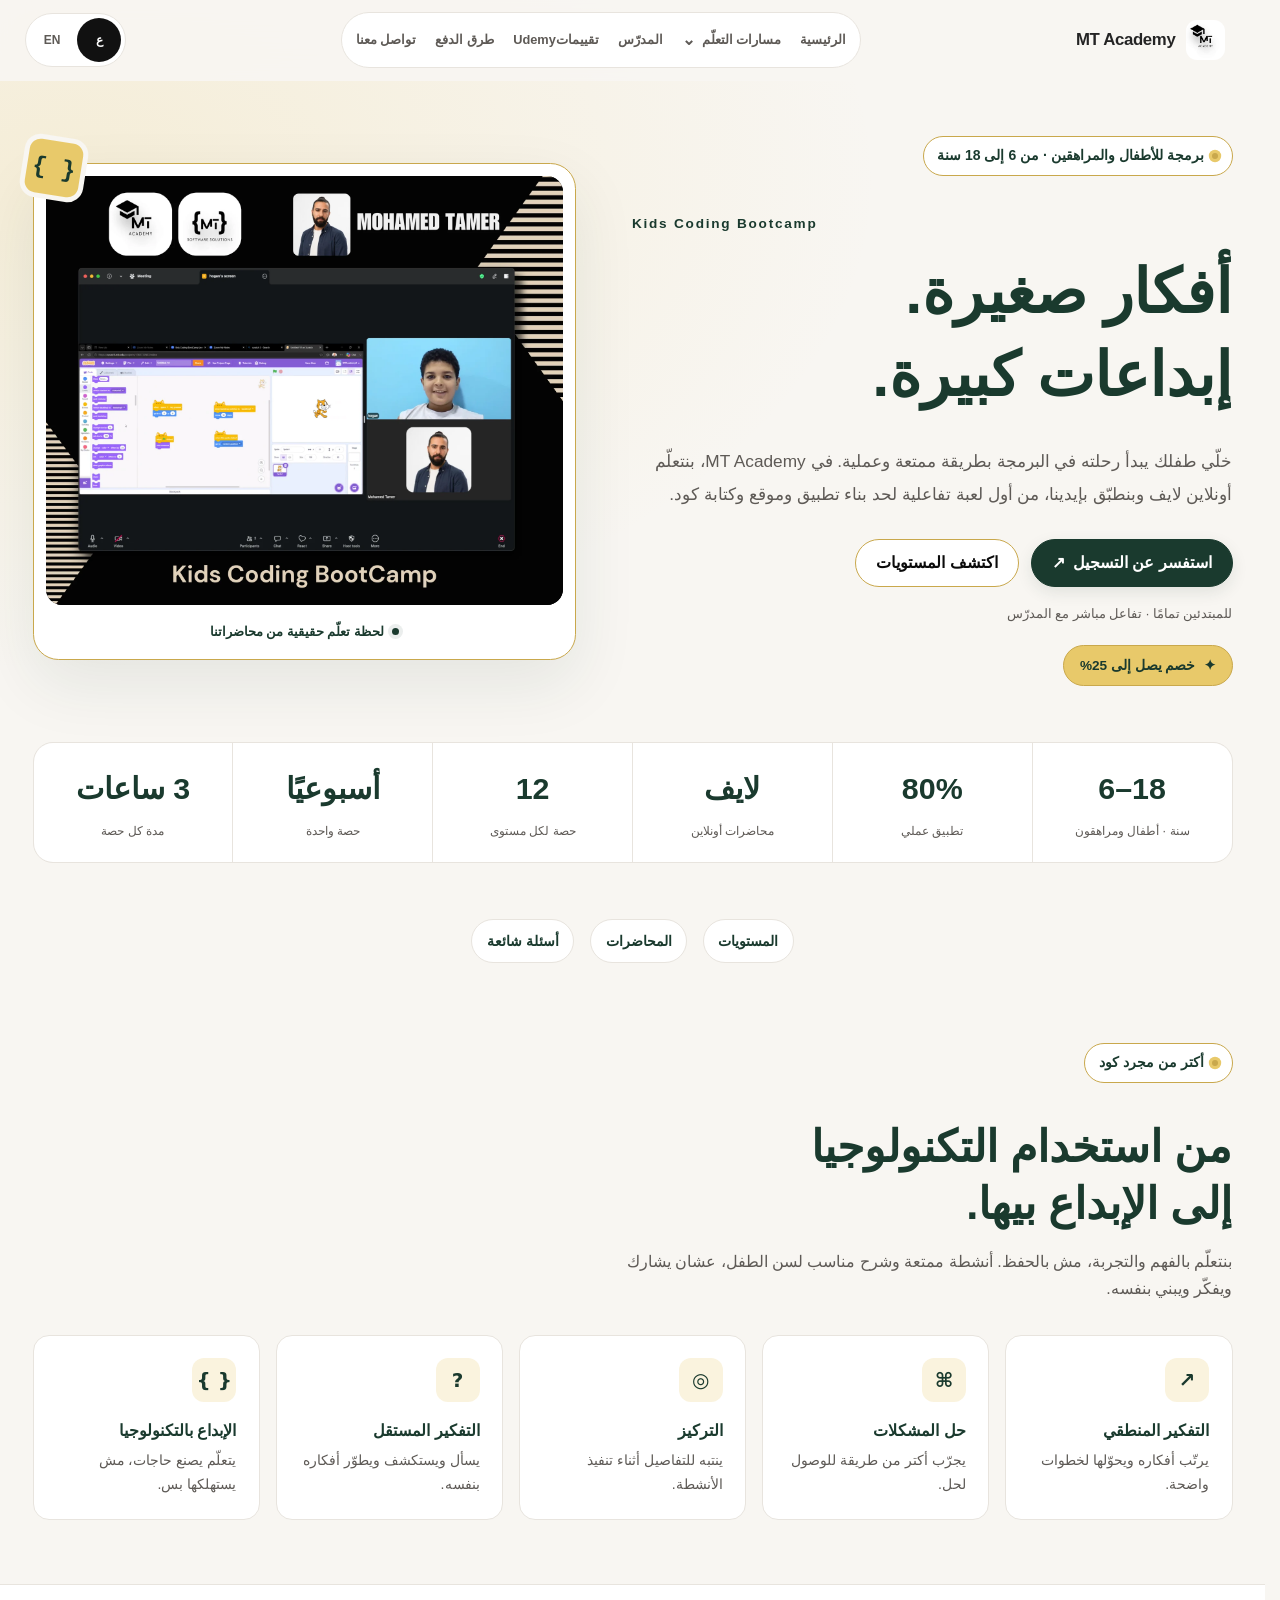
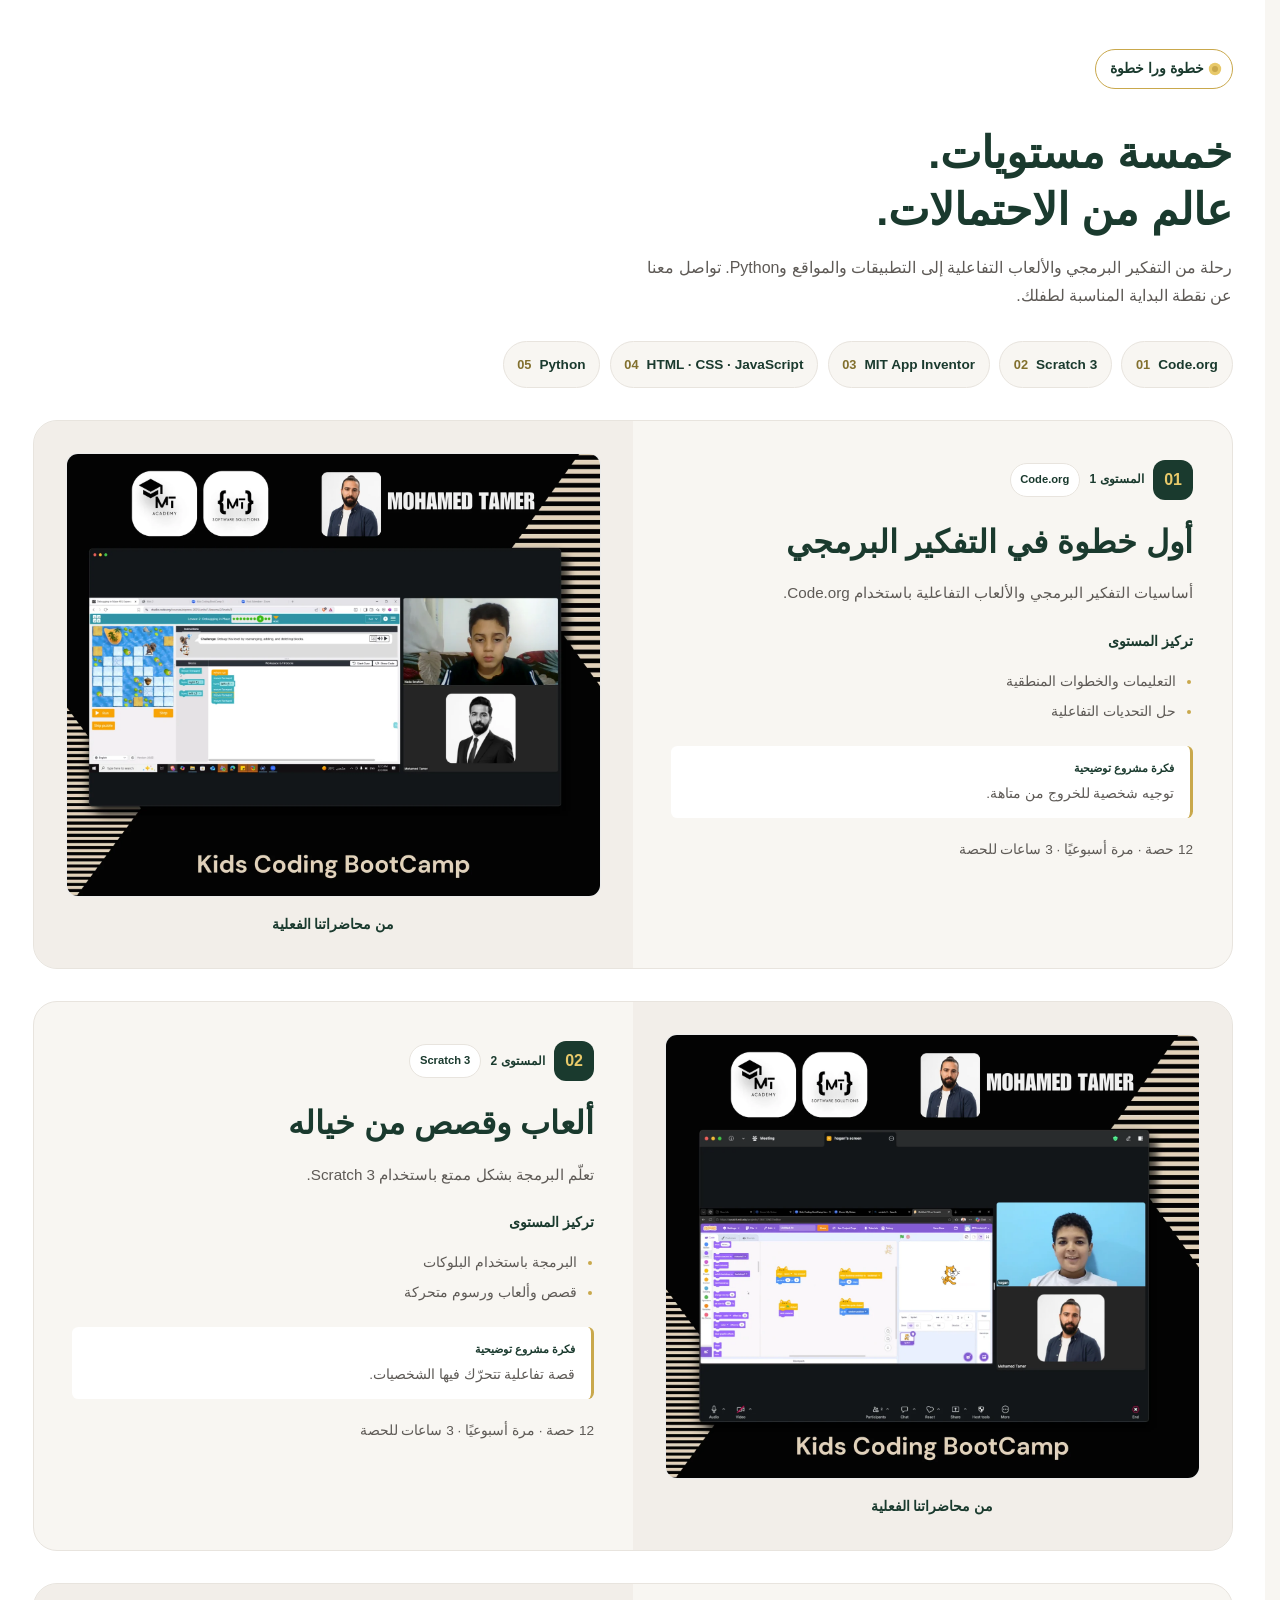
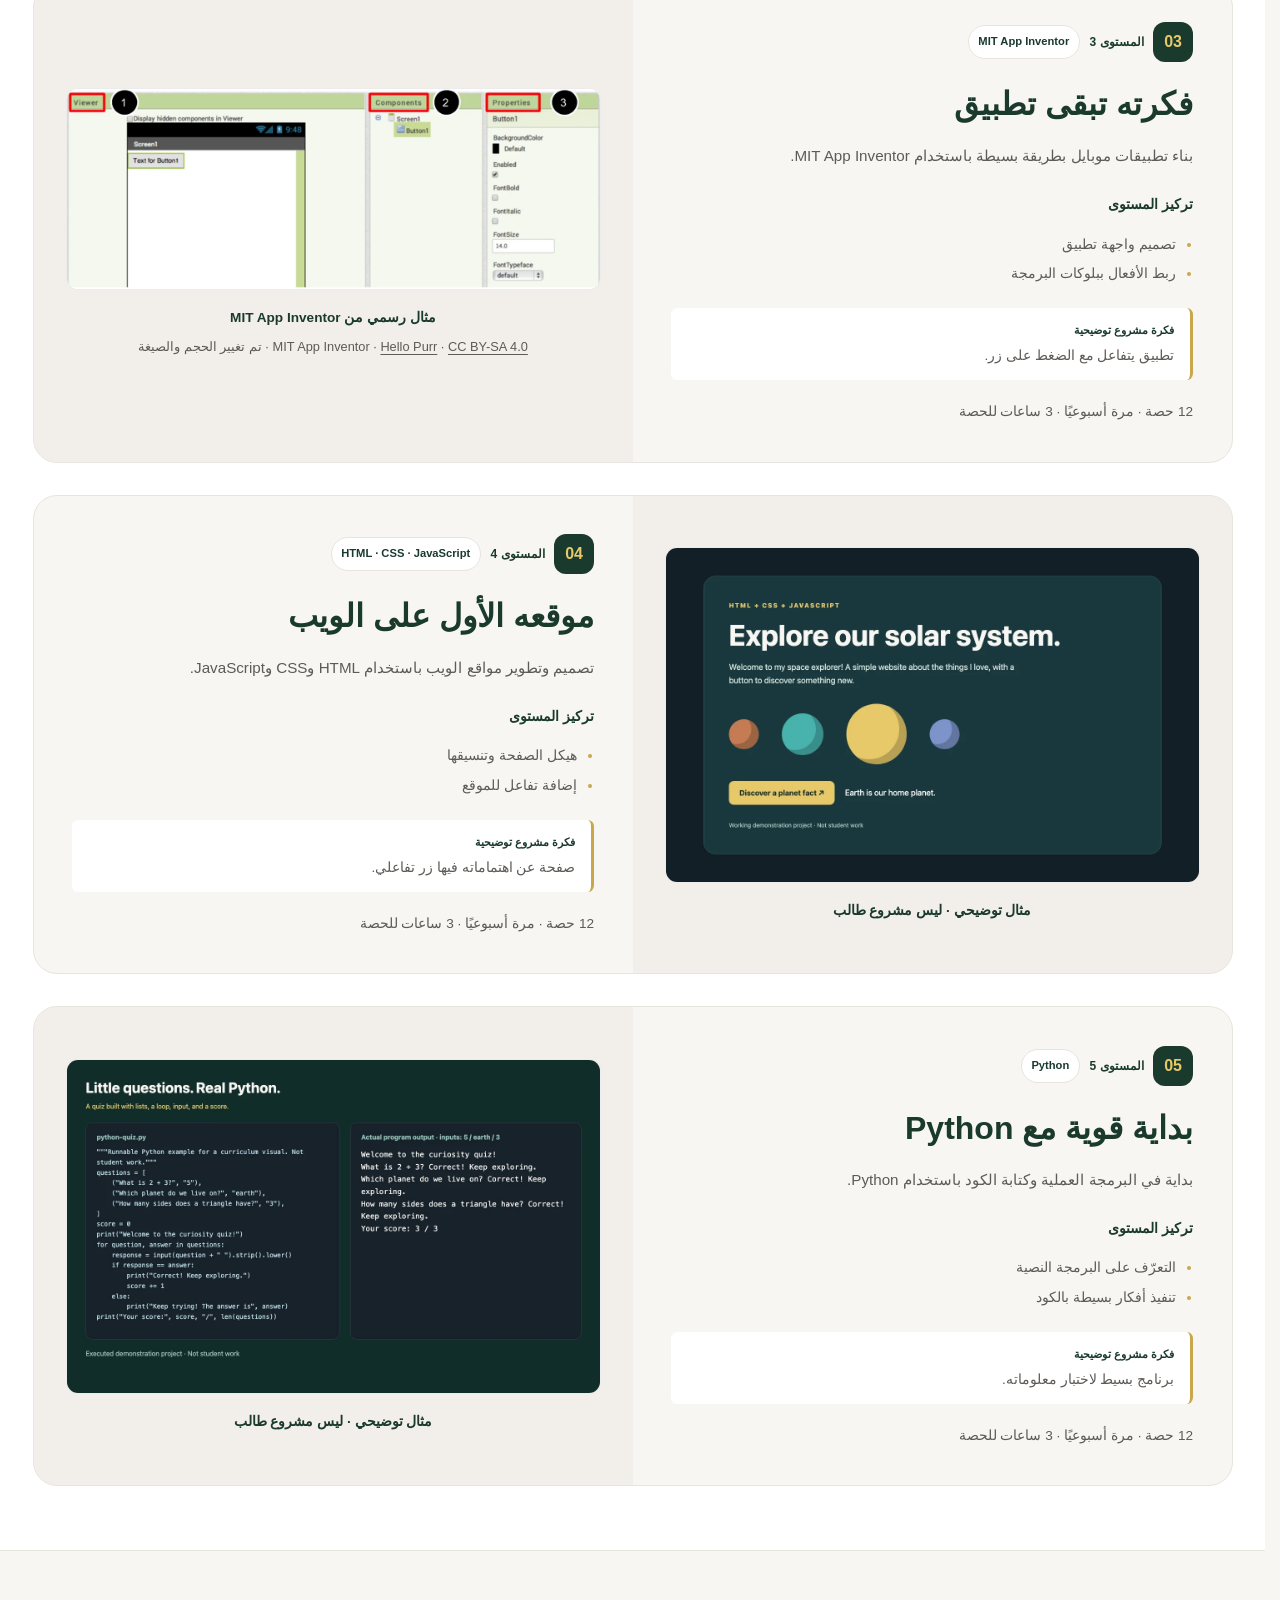
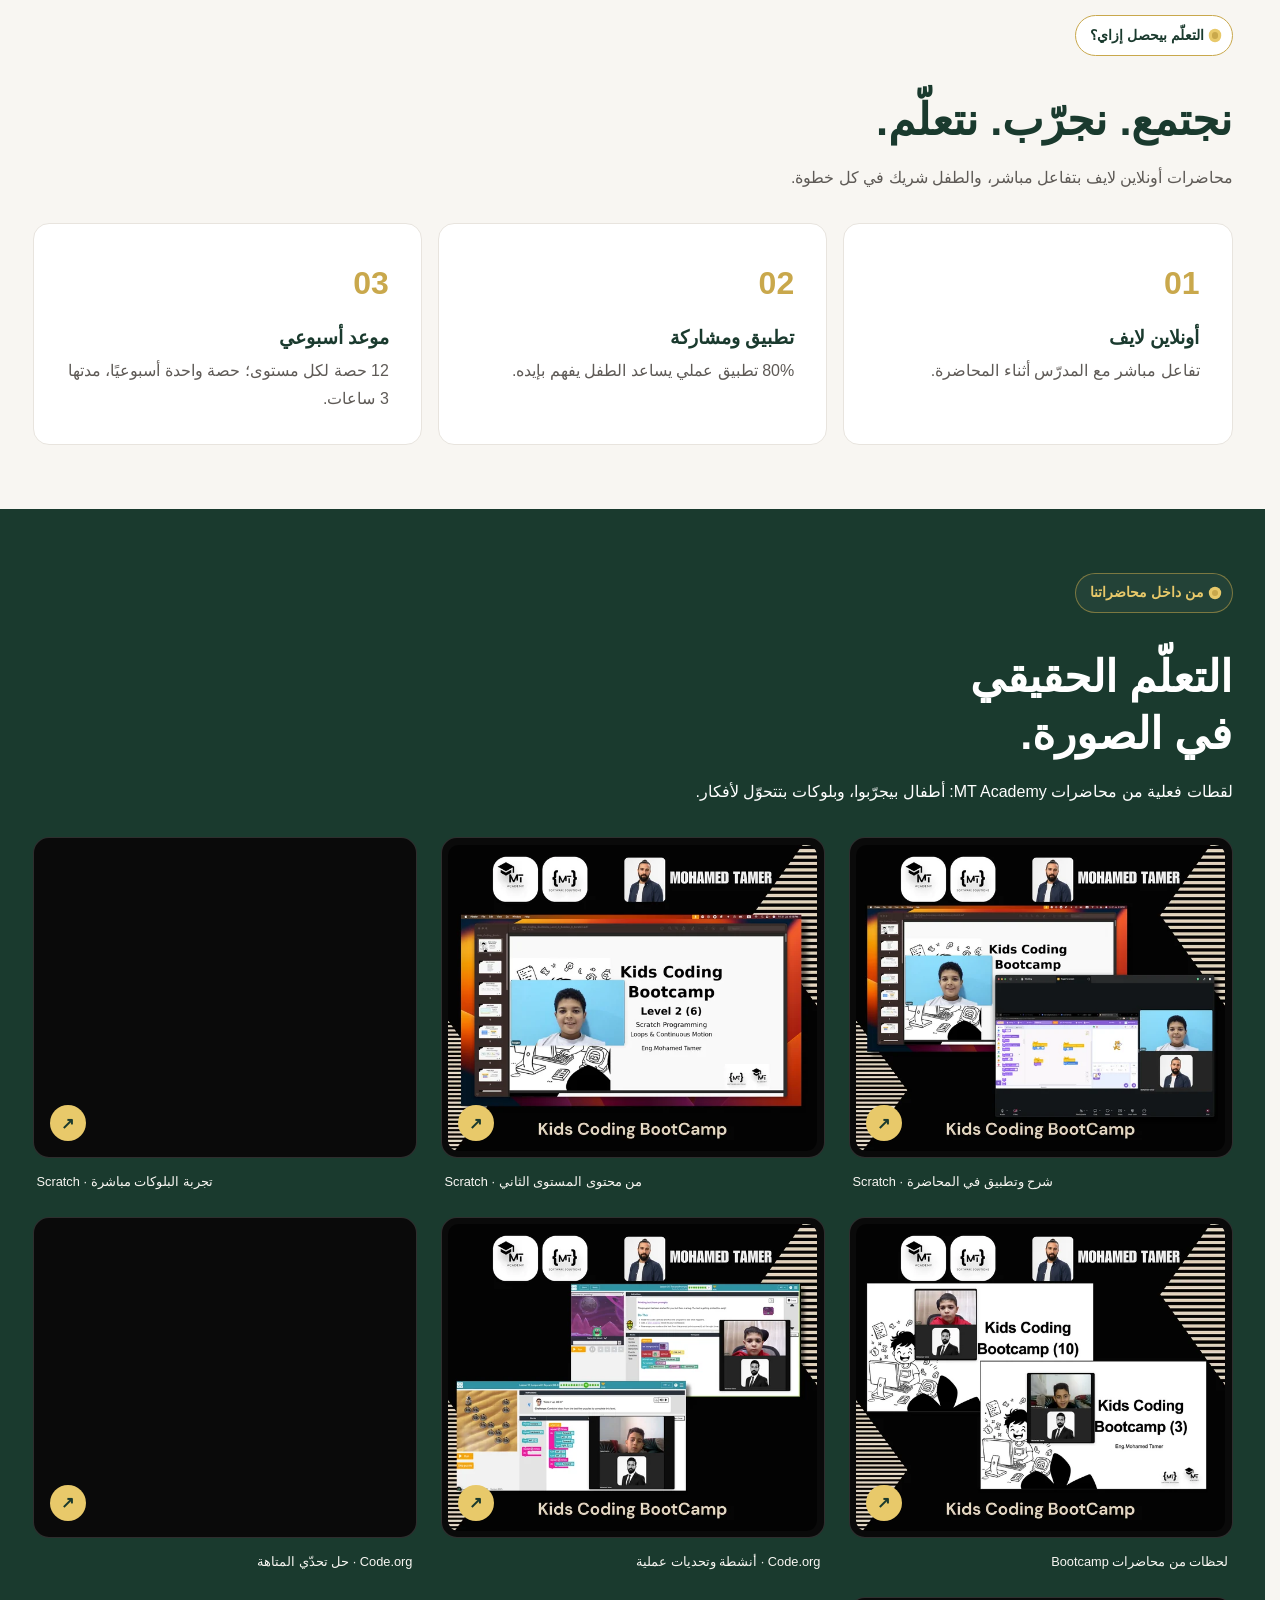
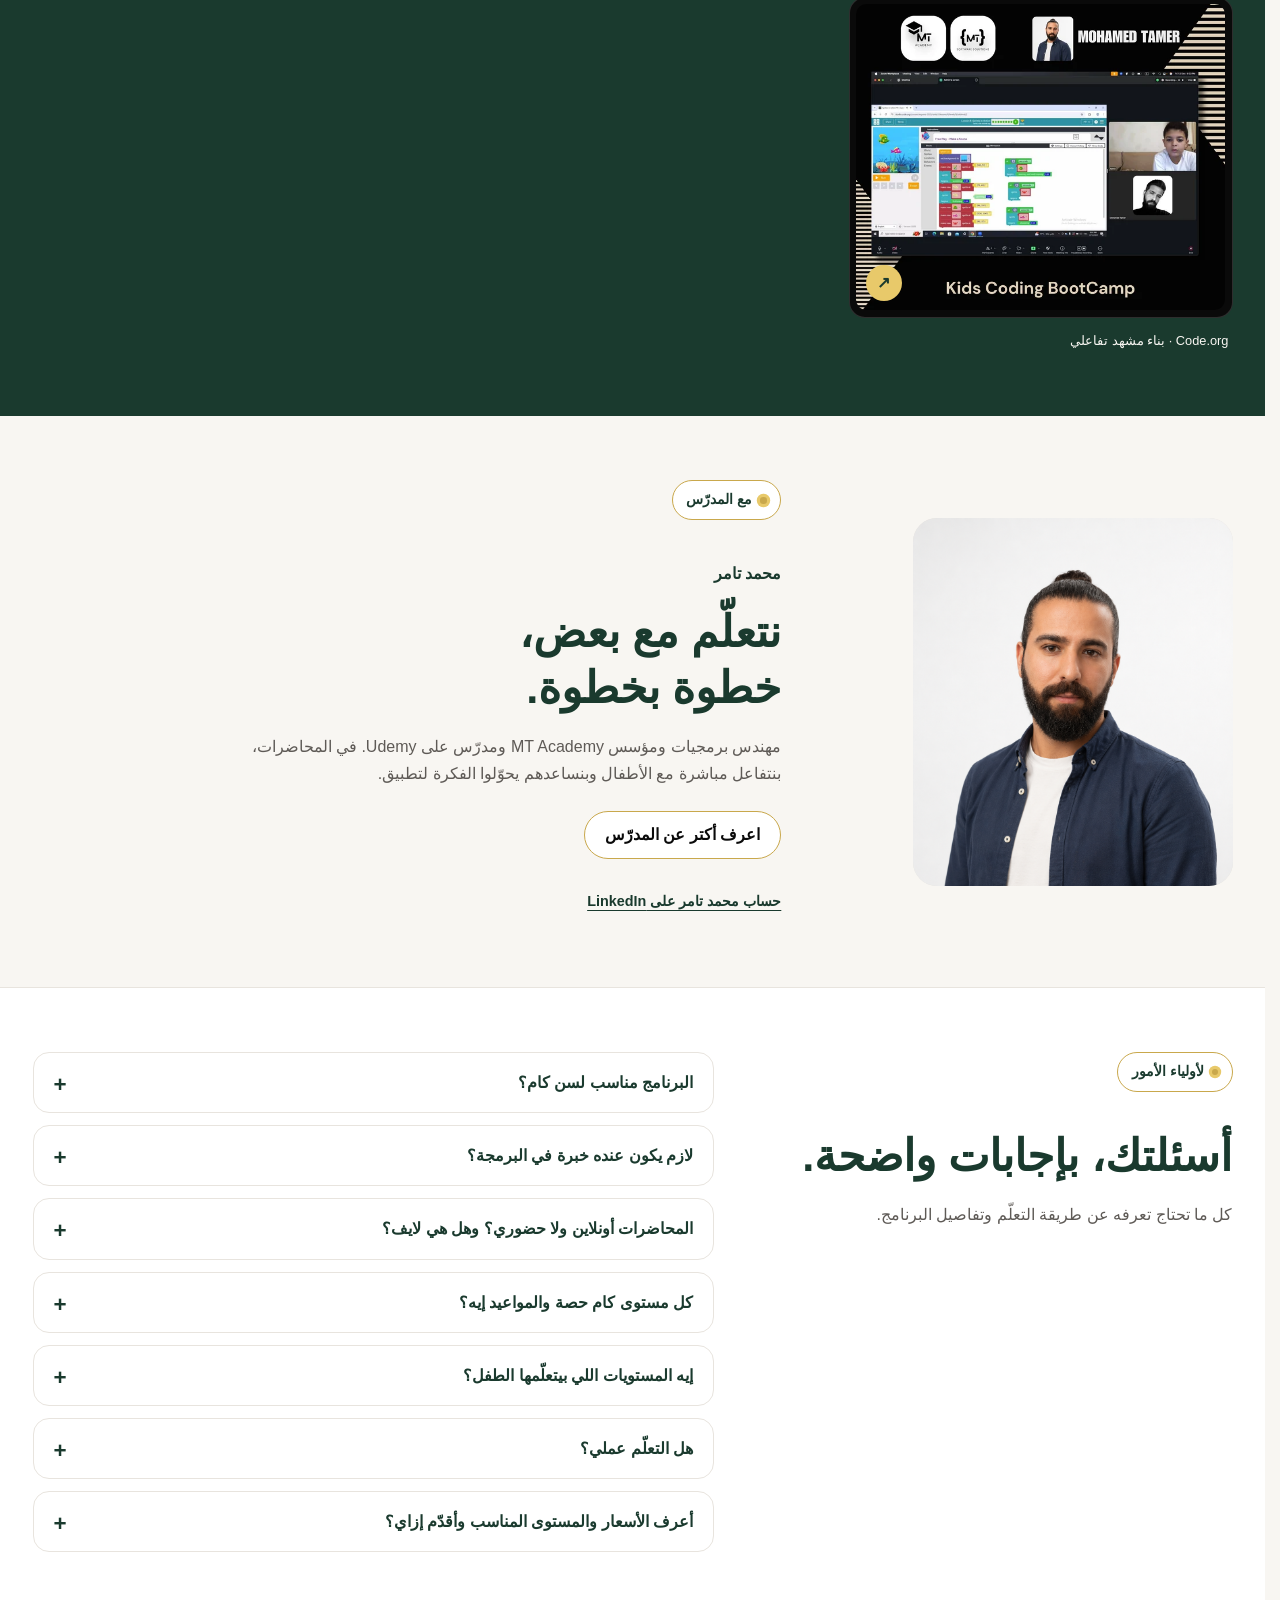
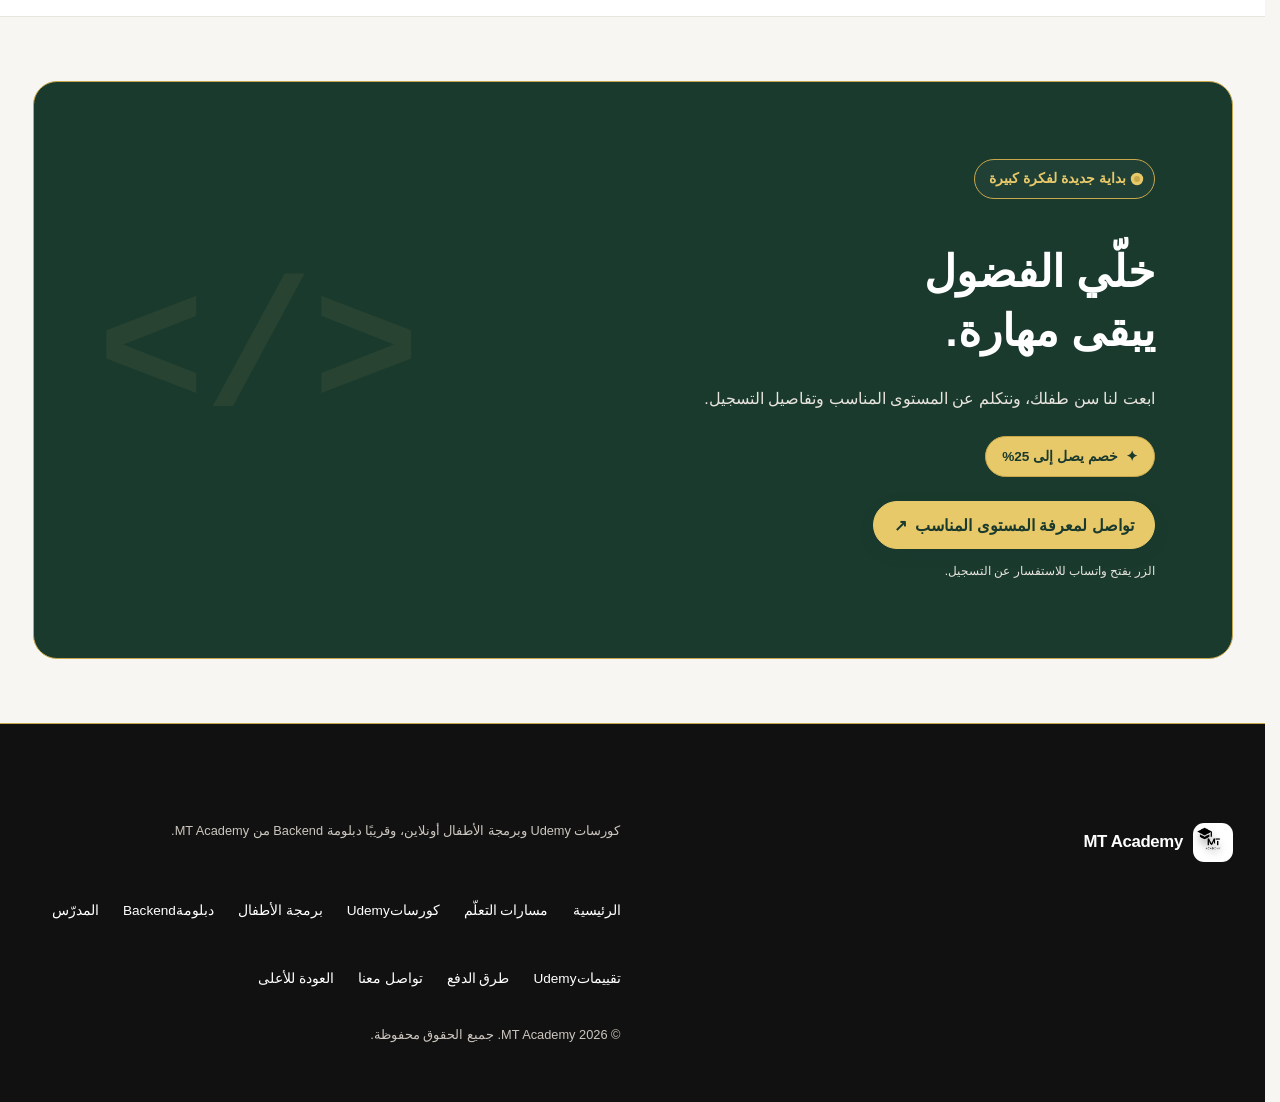
<file: kids-coding-bootcamp/index.html>
<!doctype html>
<!-- Essential Arabic content is synchronized by scripts/refresh-kids-page.cjs. No build is required to serve this page. -->
<html lang="ar" dir="rtl"><head>
<meta charset="utf-8"><meta name="viewport" content="width=device-width, initial-scale=1"><meta name="theme-color" content="#f8f6f2"><meta name="color-scheme" content="light">
<title>برمجة الأطفال أونلاين | Kids Coding Bootcamp | MT Academy</title><meta name="description" content="برمجة للأطفال والمراهقين من 6 إلى 18 سنة: محاضرات أونلاين لايف، تطبيق عملي 80%، وخمسة مستويات من Code.org وScratch إلى التطبيقات والويب وPython.">
<link rel="canonical" href="https://mtacademy-courses.github.io/kids-coding-bootcamp/">
<link rel="alternate" hreflang="ar" href="https://mtacademy-courses.github.io/kids-coding-bootcamp/"><link rel="alternate" hreflang="en" href="https://mtacademy-courses.github.io/kids-coding-bootcamp/?lang=en"><link rel="alternate" hreflang="x-default" href="https://mtacademy-courses.github.io/kids-coding-bootcamp/">
<meta property="og:type" content="website"><meta property="og:site_name" content="MT Academy"><meta property="og:locale" content="ar_EG"><meta property="og:title" content="برمجة الأطفال أونلاين | Kids Coding Bootcamp | MT Academy"><meta property="og:description" content="برمجة للأطفال والمراهقين من 6 إلى 18 سنة: محاضرات أونلاين لايف، تطبيق عملي 80%، وخمسة مستويات من Code.org وScratch إلى التطبيقات والويب وPython."><meta property="og:url" content="https://mtacademy-courses.github.io/kids-coding-bootcamp/"><meta property="og:image" content="https://mtacademy-courses.github.io/assets/images/kids/social/kids-bootcamp.png"><meta property="og:image:width" content="1200"><meta property="og:image:height" content="630"><meta property="og:image:alt" content="Kids Coding Bootcamp من MT Academy — تعلّم عملي أونلاين">
<meta name="twitter:card" content="summary_large_image"><meta name="twitter:title" content="برمجة الأطفال أونلاين | Kids Coding Bootcamp | MT Academy"><meta name="twitter:description" content="برمجة للأطفال والمراهقين من 6 إلى 18 سنة: محاضرات أونلاين لايف، تطبيق عملي 80%، وخمسة مستويات من Code.org وScratch إلى التطبيقات والويب وPython."><meta name="twitter:image" content="https://mtacademy-courses.github.io/assets/images/kids/social/kids-bootcamp.png"><meta name="twitter:image:alt" content="Kids Coding Bootcamp من MT Academy — تعلّم عملي أونلاين">
<link rel="icon" type="image/jpeg" href="/assets/images/brand/mt-academy-logo.jpg"><link rel="stylesheet" href="/assets/css/styles.css"><link rel="stylesheet" href="/assets/css/kids-coding-bootcamp.css">
<script id="structured-data" type="application/ld+json">{"@context":"https://schema.org","@graph":[{"@type":"Organization","@id":"https://mtacademy-courses.github.io/#organization","name":"MT Academy","url":"https://mtacademy-courses.github.io/","logo":"https://mtacademy-courses.github.io/assets/images/brand/mt-academy-logo.jpg","sameAs":["https://www.udemy.com/user/mohamed-tamer-15/"]},{"@type":"WebPage","@id":"https://mtacademy-courses.github.io/kids-coding-bootcamp/#webpage","url":"https://mtacademy-courses.github.io/kids-coding-bootcamp/","name":"برمجة الأطفال أونلاين | Kids Coding Bootcamp | MT Academy","description":"برمجة للأطفال والمراهقين من 6 إلى 18 سنة: محاضرات أونلاين لايف، تطبيق عملي 80%، وخمسة مستويات من Code.org وScratch إلى التطبيقات والويب وPython.","inLanguage":"ar","about":{"@id":"https://mtacademy-courses.github.io/kids-coding-bootcamp/#course"}},{"@type":"Course","@id":"https://mtacademy-courses.github.io/kids-coding-bootcamp/#course","name":"Kids Coding Bootcamp","description":"برمجة للأطفال والمراهقين من 6 إلى 18 سنة: محاضرات أونلاين لايف، تطبيق عملي 80%، وخمسة مستويات من Code.org وScratch إلى التطبيقات والويب وPython.","url":"https://mtacademy-courses.github.io/kids-coding-bootcamp/","provider":{"@id":"https://mtacademy-courses.github.io/#organization"},"educationalLevel":"Beginner","teaches":["Code.org","Scratch 3","MIT App Inventor","HTML · CSS · JavaScript","Python"]}]}</script>
<script defer src="/assets/js/site-core.js"></script>
<script defer src="/assets/js/site-data.js"></script>
<script defer src="/assets/js/kids-data.js"></script>
<script defer src="/assets/js/kids.js"></script>
</head><body data-page="kids">
<span class="top-anchor" id="top" aria-hidden="true"></span><a class="skip-link" href="#main-content" data-config-text="interface.skipToContentLabel">انتقل إلى المحتوى الرئيسي</a>
<header class="site-header"><div class="container header-inner"><a class="brand" href="/" aria-label="MT Academy — الصفحة الرئيسية"><img class="brand__logo" src="/assets/images/brand/mt-academy-logo.jpg" width="1000" height="1000" alt=""><span class="brand__name">MT Academy</span></a><nav class="desktop-nav" aria-label="التنقل الرئيسي"><a class="nav-link" href="/#top" data-nav-link data-config-href="primaryNavigation.0.href" data-config-text="primaryNavigation.0.label">الرئيسية</a><details class="nav-paths"><summary class="nav-link is-active" data-config-text="primaryNavigation.1.label">مسارات التعلّم</summary><div class="nav-paths__menu"><a class="nav-submenu__link" href="/#learning-paths" data-nav-link data-config-href="primaryNavigation.1.href" data-config-text="learningOverviewLabel">اكتشف كل المسارات</a><a class="nav-submenu__link" href="/#courses" data-nav-link data-config-href="learningNavigation.0.href" data-config-text="learningNavigation.0.label" data-learning-path="udemy">كورسات Udemy</a><a class="nav-submenu__link" href="/kids-coding-bootcamp/" data-nav-link data-config-href="learningNavigation.1.href" data-config-text="learningNavigation.1.label" data-learning-path="kids" aria-current="page">برمجة الأطفال</a><a class="nav-submenu__link" href="/backend-development-diploma/" data-nav-link data-config-href="learningNavigation.2.href" data-config-text="learningNavigation.2.label" data-learning-path="backend">دبلومة Backend</a></div></details><a class="nav-link" href="/#instructor" data-nav-link data-config-href="primaryNavigation.2.href" data-config-text="primaryNavigation.2.label">المدرّس</a><a class="nav-link" href="/#reviews" data-nav-link data-config-href="primaryNavigation.3.href" data-config-text="primaryNavigation.3.label">تقييمات Udemy</a><a class="nav-link" href="/#payment" data-nav-link data-config-href="primaryNavigation.4.href" data-config-text="primaryNavigation.4.label">طرق الدفع</a><a class="nav-link" href="/#contact" data-nav-link data-config-href="primaryNavigation.5.href" data-config-text="primaryNavigation.5.label">تواصل معنا</a></nav><div class="language-switcher language-switcher--desktop" data-language-switcher role="group" aria-label="تغيير اللغة"><button class="language-switcher__option is-active" type="button" data-language-option="ar" aria-pressed="true" lang="ar">ع</button><button class="language-switcher__option" type="button" data-language-option="en" aria-pressed="false" lang="en">EN</button></div><a class="button button--compact header-cta" href="https://wa.me/201032105166?text=%D9%85%D8%B1%D8%AD%D8%A8%D9%8B%D8%A7%D8%8C%20%D8%A3%D8%B1%D9%8A%D8%AF%20%D8%A7%D9%84%D8%A7%D8%B3%D8%AA%D9%81%D8%B3%D8%A7%D8%B1%20%D8%B9%D9%86%20Kids%20Coding%20Bootcamp%20%D9%84%D8%B7%D9%81%D9%84%D9%8A%20%D9%88%D9%85%D8%B9%D8%B1%D9%81%D8%A9%20%D8%A7%D9%84%D9%85%D8%B3%D8%AA%D9%88%D9%89%20%D8%A7%D9%84%D9%85%D9%86%D8%A7%D8%B3%D8%A8%20%D9%88%D8%AA%D9%81%D8%A7%D8%B5%D9%8A%D9%84%20%D8%A7%D9%84%D8%AA%D8%B3%D8%AC%D9%8A%D9%84." data-kids-inquiry target="_blank" rel="noopener noreferrer"><span data-config-text="hero.cta">استفسر عن التسجيل</span><span aria-hidden="true">↗</span></a><button class="menu-toggle" id="mobile-menu-toggle" type="button" aria-label="فتح القائمة" aria-controls="mobile-nav" aria-expanded="false"><span aria-hidden="true"></span><span aria-hidden="true"></span><span aria-hidden="true"></span></button></div><div class="mobile-nav" id="mobile-nav" hidden><nav class="mobile-nav__inner container" aria-label="التنقل على الهاتف"><a class="mobile-nav__link" href="/#top" data-nav-link data-config-href="primaryNavigation.0.href" data-config-text="primaryNavigation.0.label">الرئيسية</a><div class="mobile-nav__paths"><a class="mobile-nav__link" href="/#learning-paths" data-nav-link data-config-href="primaryNavigation.1.href" data-config-text="primaryNavigation.1.label">مسارات التعلّم</a><a class="mobile-nav__link mobile-nav__child" href="/#courses" data-nav-link data-config-href="learningNavigation.0.href" data-config-text="learningNavigation.0.label" data-learning-path="udemy">كورسات Udemy</a><a class="mobile-nav__link mobile-nav__child" href="/kids-coding-bootcamp/" data-nav-link data-config-href="learningNavigation.1.href" data-config-text="learningNavigation.1.label" data-learning-path="kids" aria-current="page">برمجة الأطفال</a><a class="mobile-nav__link mobile-nav__child" href="/backend-development-diploma/" data-nav-link data-config-href="learningNavigation.2.href" data-config-text="learningNavigation.2.label" data-learning-path="backend">دبلومة Backend</a></div><a class="mobile-nav__link" href="/#instructor" data-nav-link data-config-href="primaryNavigation.2.href" data-config-text="primaryNavigation.2.label">المدرّس</a><a class="mobile-nav__link" href="/#reviews" data-nav-link data-config-href="primaryNavigation.3.href" data-config-text="primaryNavigation.3.label">تقييمات Udemy</a><a class="mobile-nav__link" href="/#payment" data-nav-link data-config-href="primaryNavigation.4.href" data-config-text="primaryNavigation.4.label">طرق الدفع</a><a class="mobile-nav__link" href="/#contact" data-nav-link data-config-href="primaryNavigation.5.href" data-config-text="primaryNavigation.5.label">تواصل معنا</a><div class="language-switcher language-switcher--mobile" data-language-switcher role="group" aria-label="تغيير اللغة"><button class="language-switcher__option is-active" type="button" data-language-option="ar" aria-pressed="true" lang="ar">العربية</button><button class="language-switcher__option" type="button" data-language-option="en" aria-pressed="false" lang="en">English</button></div><a class="button mobile-nav__cta" href="https://wa.me/201032105166?text=%D9%85%D8%B1%D8%AD%D8%A8%D9%8B%D8%A7%D8%8C%20%D8%A3%D8%B1%D9%8A%D8%AF%20%D8%A7%D9%84%D8%A7%D8%B3%D8%AA%D9%81%D8%B3%D8%A7%D8%B1%20%D8%B9%D9%86%20Kids%20Coding%20Bootcamp%20%D9%84%D8%B7%D9%81%D9%84%D9%8A%20%D9%88%D9%85%D8%B9%D8%B1%D9%81%D8%A9%20%D8%A7%D9%84%D9%85%D8%B3%D8%AA%D9%88%D9%89%20%D8%A7%D9%84%D9%85%D9%86%D8%A7%D8%B3%D8%A8%20%D9%88%D8%AA%D9%81%D8%A7%D8%B5%D9%8A%D9%84%20%D8%A7%D9%84%D8%AA%D8%B3%D8%AC%D9%8A%D9%84." data-kids-inquiry target="_blank" rel="noopener noreferrer" data-config-text="hero.cta">استفسر عن التسجيل</a></nav></div></header>
<main id="main-content">
<section class="kids-hero" aria-labelledby="kids-title"><div class="container kids-hero__grid"><div class="kids-hero__copy"><p class="eyebrow" data-config-text="hero.eyebrow">برمجة للأطفال والمراهقين · من 6 إلى 18 سنة</p><p class="kids-program-name" dir="ltr">Kids Coding Bootcamp</p><h1 id="kids-title" data-config-text="hero.title">أفكار صغيرة.
إبداعات كبيرة.</h1><p class="kids-hero__description" data-config-text="hero.description">خلّي طفلك يبدأ رحلته في البرمجة بطريقة ممتعة وعملية. في <bdi class="technical-name" dir="ltr" lang="en">MT Academy</bdi>، بنتعلّم أونلاين لايف وبنطبّق بإيدينا، من أول لعبة تفاعلية لحد بناء تطبيق وموقع وكتابة كود.</p><div class="kids-hero__actions"><a class="button" href="https://wa.me/201032105166?text=%D9%85%D8%B1%D8%AD%D8%A8%D9%8B%D8%A7%D8%8C%20%D8%A3%D8%B1%D9%8A%D8%AF%20%D8%A7%D9%84%D8%A7%D8%B3%D8%AA%D9%81%D8%B3%D8%A7%D8%B1%20%D8%B9%D9%86%20Kids%20Coding%20Bootcamp%20%D9%84%D8%B7%D9%81%D9%84%D9%8A%20%D9%88%D9%85%D8%B9%D8%B1%D9%81%D8%A9%20%D8%A7%D9%84%D9%85%D8%B3%D8%AA%D9%88%D9%89%20%D8%A7%D9%84%D9%85%D9%86%D8%A7%D8%B3%D8%A8%20%D9%88%D8%AA%D9%81%D8%A7%D8%B5%D9%8A%D9%84%20%D8%A7%D9%84%D8%AA%D8%B3%D8%AC%D9%8A%D9%84." data-kids-inquiry target="_blank" rel="noopener noreferrer"><span data-config-text="hero.cta">استفسر عن التسجيل</span><span aria-hidden="true">↗</span></a><a class="button button--secondary" href="#levels" data-config-text="hero.secondaryCta">اكتشف المستويات</a></div><p class="kids-hero__note" data-config-text="hero.note">للمبتدئين تمامًا · تفاعل مباشر مع المدرّس</p><span class="kids-offer" data-kids-offer hidden></span></div><figure class="kids-hero__media"><div class="kids-hero__frame"><img class="kids-hero__image" src="/assets/images/kids/sessions/scratch-live-editor.webp" width="1600" height="1327" alt="واجهة Scratch أثناء محاضرة أونلاين مع طفل ومدرّس MT Academy" data-config-alt="hero.imageAlt" fetchpriority="high" decoding="async"></div><figcaption><span class="kids-live-dot" aria-hidden="true"></span><span data-config-text="hero.mediaCaption">لحظة تعلّم حقيقية من محاضراتنا</span></figcaption><span class="kids-code-mark" aria-hidden="true">{ }</span></figure></div><div class="container kids-facts"><div class="kids-fact"><strong data-config-text="facts.0.value">6–18</strong><span data-config-text="facts.0.label">سنة · أطفال ومراهقون</span></div><div class="kids-fact"><strong data-config-text="facts.1.value">80%</strong><span data-config-text="facts.1.label">تطبيق عملي</span></div><div class="kids-fact"><strong data-config-text="facts.2.value">لايف</strong><span data-config-text="facts.2.label">محاضرات أونلاين</span></div><div class="kids-fact"><strong data-config-text="facts.3.value">12</strong><span data-config-text="facts.3.label">حصة لكل مستوى</span></div><div class="kids-fact"><strong data-config-text="facts.4.value">أسبوعيًا</strong><span data-config-text="facts.4.label">حصة واحدة</span></div><div class="kids-fact"><strong data-config-text="facts.5.value">3 ساعات</strong><span data-config-text="facts.5.label">مدة كل حصة</span></div></div></section>
<nav class="container kids-section-nav" data-local-nav aria-label="روابط داخل صفحة الأطفال" data-config-aria="localNavigationLabel"><a href="#levels" data-config-href="localNavigation.0.href" data-config-text="localNavigation.0.label">المستويات</a><a href="#sessions" data-config-href="localNavigation.1.href" data-config-text="localNavigation.1.label">المحاضرات</a><a href="#faq" data-config-href="localNavigation.2.href" data-config-text="localNavigation.2.label">أسئلة شائعة</a></nav>
<section class="section kids-benefits-section" aria-labelledby="benefits-title"><div class="container"><div class="kids-section-heading"><p class="eyebrow" data-config-text="benefitsHeading.eyebrow">أكتر من مجرد كود</p><h2 id="benefits-title" data-config-text="benefitsHeading.title">من استخدام التكنولوجيا
إلى الإبداع بيها.</h2><p data-config-text="benefitsHeading.description">بنتعلّم بالفهم والتجربة، مش بالحفظ. أنشطة ممتعة وشرح مناسب لسن الطفل، عشان يشارك ويفكّر ويبني بنفسه.</p></div><div class="kids-benefits"><article class="kids-benefit"><span class="kids-benefit__icon" aria-hidden="true">↗</span><h3 data-config-text="benefits.0.title">التفكير المنطقي</h3><p data-config-text="benefits.0.description">يرتّب أفكاره ويحوّلها لخطوات واضحة.</p></article><article class="kids-benefit"><span class="kids-benefit__icon" aria-hidden="true">⌘</span><h3 data-config-text="benefits.1.title">حل المشكلات</h3><p data-config-text="benefits.1.description">يجرّب أكتر من طريقة للوصول لحل.</p></article><article class="kids-benefit"><span class="kids-benefit__icon" aria-hidden="true">◎</span><h3 data-config-text="benefits.2.title">التركيز</h3><p data-config-text="benefits.2.description">ينتبه للتفاصيل أثناء تنفيذ الأنشطة.</p></article><article class="kids-benefit"><span class="kids-benefit__icon" aria-hidden="true">?</span><h3 data-config-text="benefits.3.title">التفكير المستقل</h3><p data-config-text="benefits.3.description">يسأل ويستكشف ويطوّر أفكاره بنفسه.</p></article><article class="kids-benefit"><span class="kids-benefit__icon" aria-hidden="true">{ }</span><h3 data-config-text="benefits.4.title">الإبداع بالتكنولوجيا</h3><p data-config-text="benefits.4.description">يتعلّم يصنع حاجات، مش يستهلكها بس.</p></article></div></div></section>
<section class="section kids-levels-section" id="levels" aria-labelledby="levels-title"><div class="container"><div class="kids-section-heading"><p class="eyebrow" data-config-text="levelsHeading.eyebrow">خطوة ورا خطوة</p><h2 id="levels-title" data-config-text="levelsHeading.title">خمسة مستويات.
عالم من الاحتمالات.</h2><p data-config-text="levelsHeading.description">رحلة من التفكير البرمجي والألعاب التفاعلية إلى التطبيقات والمواقع و<bdi class="technical-name" dir="ltr" lang="en">Python</bdi>. تواصل معنا عن نقطة البداية المناسبة لطفلك.</p></div><nav class="kids-roadmap" aria-label="المستويات الخمسة" data-config-aria="roadmapLabel"><a href="#level-codeorg" dir="ltr"><span>01</span>Code.org</a><a href="#level-scratch" dir="ltr"><span>02</span>Scratch 3</a><a href="#level-app-inventor" dir="ltr"><span>03</span>MIT App Inventor</a><a href="#level-web" dir="ltr"><span>04</span>HTML · CSS · JavaScript</a><a href="#level-python" dir="ltr"><span>05</span>Python</a></nav><div class="kids-levels"><article class="kids-level kids-level--codeorg" id="level-codeorg">
    <div class="kids-level__content"><div class="kids-level__eyebrow"><span class="kids-level__number" aria-hidden="true">01</span><p><span data-config-text="levelLabel">المستوى</span> 1</p><span class="kids-level__tool" dir="ltr">Code.org</span></div>
    <h3 data-config-text="levels.0.title">أول خطوة في التفكير البرمجي</h3><p class="kids-level__description" data-config-text="levels.0.description">أساسيات التفكير البرمجي والألعاب التفاعلية باستخدام <bdi class="technical-name" dir="ltr" lang="en">Code.org</bdi>.</p>
    <h4 data-config-text="focusLabel">تركيز المستوى</h4><ul><li data-config-text="levels.0.focus.0">التعليمات والخطوات المنطقية</li><li data-config-text="levels.0.focus.1">حل التحديات التفاعلية</li></ul>
    <div class="kids-level__example"><span data-config-text="exampleLabel">فكرة مشروع توضيحية</span><p data-config-text="levels.0.example">توجيه شخصية للخروج من متاهة.</p></div>
    <p class="kids-level__schedule" data-config-text="levelSchedule">12 حصة · مرة أسبوعيًا · 3 ساعات للحصة</p></div>
    <figure class="kids-level__media"><img class="kids-level__image" src="/assets/images/kids/sessions/codeorg-maze-debugging.webp" width="1600" height="1327" alt="تمرين متاهة وتصحيح خطوات في Code.org أثناء محاضرة فعلية" data-config-alt="levels.0.imageAlt" loading="lazy" decoding="async"><figcaption><span data-config-text="sessionLabel">من محاضراتنا الفعلية</span></figcaption></figure>
    </article>
<article class="kids-level kids-level--scratch" id="level-scratch">
    <div class="kids-level__content"><div class="kids-level__eyebrow"><span class="kids-level__number" aria-hidden="true">02</span><p><span data-config-text="levelLabel">المستوى</span> 2</p><span class="kids-level__tool" dir="ltr">Scratch 3</span></div>
    <h3 data-config-text="levels.1.title">ألعاب وقصص من خياله</h3><p class="kids-level__description" data-config-text="levels.1.description">تعلّم البرمجة بشكل ممتع باستخدام <bdi class="technical-name" dir="ltr" lang="en">Scratch 3</bdi>.</p>
    <h4 data-config-text="focusLabel">تركيز المستوى</h4><ul><li data-config-text="levels.1.focus.0">البرمجة باستخدام البلوكات</li><li data-config-text="levels.1.focus.1">قصص وألعاب ورسوم متحركة</li></ul>
    <div class="kids-level__example"><span data-config-text="exampleLabel">فكرة مشروع توضيحية</span><p data-config-text="levels.1.example">قصة تفاعلية تتحرّك فيها الشخصيات.</p></div>
    <p class="kids-level__schedule" data-config-text="levelSchedule">12 حصة · مرة أسبوعيًا · 3 ساعات للحصة</p></div>
    <figure class="kids-level__media"><img class="kids-level__image" src="/assets/images/kids/sessions/scratch-live-editor.webp" width="1600" height="1327" alt="بلوكات البرمجة وشخصية Scratch في محاضرة فعلية" data-config-alt="levels.1.imageAlt" loading="lazy" decoding="async"><figcaption><span data-config-text="sessionLabel">من محاضراتنا الفعلية</span></figcaption></figure>
    </article>
<article class="kids-level kids-level--app-inventor" id="level-app-inventor">
    <div class="kids-level__content"><div class="kids-level__eyebrow"><span class="kids-level__number" aria-hidden="true">03</span><p><span data-config-text="levelLabel">المستوى</span> 3</p><span class="kids-level__tool" dir="ltr">MIT App Inventor</span></div>
    <h3 data-config-text="levels.2.title">فكرته تبقى تطبيق</h3><p class="kids-level__description" data-config-text="levels.2.description">بناء تطبيقات موبايل بطريقة بسيطة باستخدام <bdi class="technical-name" dir="ltr" lang="en">MIT App Inventor</bdi>.</p>
    <h4 data-config-text="focusLabel">تركيز المستوى</h4><ul><li data-config-text="levels.2.focus.0">تصميم واجهة تطبيق</li><li data-config-text="levels.2.focus.1">ربط الأفعال ببلوكات البرمجة</li></ul>
    <div class="kids-level__example"><span data-config-text="exampleLabel">فكرة مشروع توضيحية</span><p data-config-text="levels.2.example">تطبيق يتفاعل مع الضغط على زر.</p></div>
    <p class="kids-level__schedule" data-config-text="levelSchedule">12 حصة · مرة أسبوعيًا · 3 ساعات للحصة</p></div>
    <figure class="kids-level__media"><img class="kids-level__image" src="/assets/images/kids/levels/app-inventor-designer.webp" width="1280" height="482" alt="صورة رسمية لواجهة Designer في درس Hello Purr من MIT App Inventor" data-config-alt="levels.2.imageAlt" loading="lazy" decoding="async"><figcaption><span data-config-text="officialLabel">مثال رسمي من MIT App Inventor</span><span class="kids-source">MIT App Inventor · <a href="https://appinventor.mit.edu/explore/ai2/hellopurr" target="_blank" rel="noopener noreferrer">Hello Purr</a> · <a href="https://creativecommons.org/licenses/by-sa/4.0/" target="_blank" rel="noopener noreferrer">CC BY-SA 4.0</a> · <span data-config-text="assetChangeLabel">تم تغيير الحجم والصيغة</span></span></figcaption></figure>
    </article>
<article class="kids-level kids-level--web" id="level-web">
    <div class="kids-level__content"><div class="kids-level__eyebrow"><span class="kids-level__number" aria-hidden="true">04</span><p><span data-config-text="levelLabel">المستوى</span> 4</p><span class="kids-level__tool" dir="ltr">HTML · CSS · JavaScript</span></div>
    <h3 data-config-text="levels.3.title">موقعه الأول على الويب</h3><p class="kids-level__description" data-config-text="levels.3.description">تصميم وتطوير مواقع الويب باستخدام <bdi class="technical-name" dir="ltr" lang="en">HTML</bdi> و<bdi class="technical-name" dir="ltr" lang="en">CSS</bdi> و<bdi class="technical-name" dir="ltr" lang="en">JavaScript</bdi>.</p>
    <h4 data-config-text="focusLabel">تركيز المستوى</h4><ul><li data-config-text="levels.3.focus.0">هيكل الصفحة وتنسيقها</li><li data-config-text="levels.3.focus.1">إضافة تفاعل للموقع</li></ul>
    <div class="kids-level__example"><span data-config-text="exampleLabel">فكرة مشروع توضيحية</span><p data-config-text="levels.3.example">صفحة عن اهتماماته فيها زر تفاعلي.</p></div>
    <p class="kids-level__schedule" data-config-text="levelSchedule">12 حصة · مرة أسبوعيًا · 3 ساعات للحصة</p></div>
    <figure class="kids-level__media"><img class="kids-level__image" src="/assets/images/kids/levels/web-project-example.webp" width="1280" height="800" alt="لقطة لموقع توضيحي يعمل بـHTML وCSS وJavaScript عن استكشاف الفضاء" data-config-alt="levels.3.imageAlt" loading="lazy" decoding="async"><figcaption><span data-config-text="demoLabel">مثال توضيحي · ليس مشروع طالب</span></figcaption></figure>
    </article>
<article class="kids-level kids-level--python" id="level-python">
    <div class="kids-level__content"><div class="kids-level__eyebrow"><span class="kids-level__number" aria-hidden="true">05</span><p><span data-config-text="levelLabel">المستوى</span> 5</p><span class="kids-level__tool" dir="ltr">Python</span></div>
    <h3 data-config-text="levels.4.title">بداية قوية مع <bdi class="technical-name" dir="ltr" lang="en">Python</bdi></h3><p class="kids-level__description" data-config-text="levels.4.description">بداية في البرمجة العملية وكتابة الكود باستخدام <bdi class="technical-name" dir="ltr" lang="en">Python</bdi>.</p>
    <h4 data-config-text="focusLabel">تركيز المستوى</h4><ul><li data-config-text="levels.4.focus.0">التعرّف على البرمجة النصية</li><li data-config-text="levels.4.focus.1">تنفيذ أفكار بسيطة بالكود</li></ul>
    <div class="kids-level__example"><span data-config-text="exampleLabel">فكرة مشروع توضيحية</span><p data-config-text="levels.4.example">برنامج بسيط لاختبار معلوماته.</p></div>
    <p class="kids-level__schedule" data-config-text="levelSchedule">12 حصة · مرة أسبوعيًا · 3 ساعات للحصة</p></div>
    <figure class="kids-level__media"><img class="kids-level__image" src="/assets/images/kids/levels/python-project-example.webp" width="1280" height="800" alt="لقطة لتشغيل برنامج أسئلة توضيحي مكتوب بلغة Python مع الكود والناتج" data-config-alt="levels.4.imageAlt" loading="lazy" decoding="async"><figcaption><span data-config-text="demoLabel">مثال توضيحي · ليس مشروع طالب</span></figcaption></figure>
    </article></div></div></section>
<section class="section kids-how-section" aria-labelledby="how-title"><div class="container"><div class="kids-section-heading"><p class="eyebrow" data-config-text="howHeading.eyebrow">التعلّم بيحصل إزاي؟</p><h2 id="how-title" data-config-text="howHeading.title">نجتمع. نجرّب. نتعلّم.</h2><p data-config-text="howHeading.description">محاضرات أونلاين لايف بتفاعل مباشر، والطفل شريك في كل خطوة.</p></div><div class="kids-how"><article><span class="kids-how__number" aria-hidden="true">01</span><h3 data-config-text="how.0.title">أونلاين لايف</h3><p data-config-text="how.0.description">تفاعل مباشر مع المدرّس أثناء المحاضرة.</p></article><article><span class="kids-how__number" aria-hidden="true">02</span><h3 data-config-text="how.1.title">تطبيق ومشاركة</h3><p data-config-text="how.1.description">80% تطبيق عملي يساعد الطفل يفهم بإيده.</p></article><article><span class="kids-how__number" aria-hidden="true">03</span><h3 data-config-text="how.2.title">موعد أسبوعي</h3><p data-config-text="how.2.description">12 حصة لكل مستوى؛ حصة واحدة أسبوعيًا، مدتها 3 ساعات.</p></article></div></div></section>
<section class="section kids-sessions-section" id="sessions" aria-labelledby="sessions-title"><div class="container"><div class="kids-section-heading"><p class="eyebrow" data-config-text="sessionsHeading.eyebrow">من داخل محاضراتنا</p><h2 id="sessions-title" data-config-text="sessionsHeading.title">التعلّم الحقيقي
في الصورة.</h2><p data-config-text="sessionsHeading.description">لقطات فعلية من محاضرات <bdi class="technical-name" dir="ltr" lang="en">MT Academy</bdi>: أطفال بيجرّبوا، وبلوكات بتتحوّل لأفكار.</p></div><div class="kids-gallery"><figure class="kids-session"><a class="kids-session__open" href="/assets/images/kids/sessions/scratch-session-collage.webp" data-session-index="0" aria-label="عرض الصورة: Scratch · شرح وتطبيق في المحاضرة"><img src="/assets/images/kids/sessions/scratch-session-collage-thumb.webp" srcset="/assets/images/kids/sessions/scratch-session-collage-thumb.webp 640w, /assets/images/kids/sessions/scratch-session-collage.webp 1600w" sizes="(min-width: 1024px) 360px, (min-width: 672px) 45vw, 92vw" width="640" height="531" alt="صور مجمّعة من محاضرة Scratch وشرح درس البرمجة" data-config-alt="sessions.0.alt" loading="lazy" decoding="async"><span class="kids-session__zoom" aria-hidden="true">↗</span></a><figcaption data-config-text="sessions.0.caption">Scratch · شرح وتطبيق في المحاضرة</figcaption></figure>
<figure class="kids-session"><a class="kids-session__open" href="/assets/images/kids/sessions/scratch-lesson-presentation.webp" data-session-index="1" aria-label="عرض الصورة: Scratch · من محتوى المستوى الثاني"><img src="/assets/images/kids/sessions/scratch-lesson-presentation-thumb.webp" srcset="/assets/images/kids/sessions/scratch-lesson-presentation-thumb.webp 640w, /assets/images/kids/sessions/scratch-lesson-presentation.webp 1600w" sizes="(min-width: 1024px) 360px, (min-width: 672px) 45vw, 92vw" width="640" height="531" alt="عرض درس من المستوى الثاني عن Scratch أثناء محاضرة أونلاين" data-config-alt="sessions.1.alt" loading="lazy" decoding="async"><span class="kids-session__zoom" aria-hidden="true">↗</span></a><figcaption data-config-text="sessions.1.caption">Scratch · من محتوى المستوى الثاني</figcaption></figure>
<figure class="kids-session"><a class="kids-session__open" href="/assets/images/kids/sessions/scratch-live-editor.webp" data-session-index="2" aria-label="عرض الصورة: Scratch · تجربة البلوكات مباشرة"><img src="/assets/images/kids/sessions/scratch-live-editor-thumb.webp" srcset="/assets/images/kids/sessions/scratch-live-editor-thumb.webp 640w, /assets/images/kids/sessions/scratch-live-editor.webp 1600w" sizes="(min-width: 1024px) 360px, (min-width: 672px) 45vw, 92vw" width="640" height="531" alt="طفل يشارك في تطبيق عملي باستخدام Scratch مع المدرّس" data-config-alt="sessions.2.alt" loading="lazy" decoding="async"><span class="kids-session__zoom" aria-hidden="true">↗</span></a><figcaption data-config-text="sessions.2.caption">Scratch · تجربة البلوكات مباشرة</figcaption></figure>
<figure class="kids-session"><a class="kids-session__open" href="/assets/images/kids/sessions/bootcamp-session-collage.webp" data-session-index="3" aria-label="عرض الصورة: لحظات من محاضرات Bootcamp"><img src="/assets/images/kids/sessions/bootcamp-session-collage-thumb.webp" srcset="/assets/images/kids/sessions/bootcamp-session-collage-thumb.webp 640w, /assets/images/kids/sessions/bootcamp-session-collage.webp 1600w" sizes="(min-width: 1024px) 360px, (min-width: 672px) 45vw, 92vw" width="640" height="531" alt="لقطات من محاضرات Kids Coding Bootcamp الأونلاين" data-config-alt="sessions.3.alt" loading="lazy" decoding="async"><span class="kids-session__zoom" aria-hidden="true">↗</span></a><figcaption data-config-text="sessions.3.caption">لحظات من محاضرات Bootcamp</figcaption></figure>
<figure class="kids-session"><a class="kids-session__open" href="/assets/images/kids/sessions/codeorg-practical-activities.webp" data-session-index="4" aria-label="عرض الصورة: Code.org · أنشطة وتحديات عملية"><img src="/assets/images/kids/sessions/codeorg-practical-activities-thumb.webp" srcset="/assets/images/kids/sessions/codeorg-practical-activities-thumb.webp 640w, /assets/images/kids/sessions/codeorg-practical-activities.webp 1600w" sizes="(min-width: 1024px) 360px, (min-width: 672px) 45vw, 92vw" width="640" height="531" alt="أنشطة برمجة تفاعلية باستخدام Code.org أثناء محاضرات فعلية" data-config-alt="sessions.4.alt" loading="lazy" decoding="async"><span class="kids-session__zoom" aria-hidden="true">↗</span></a><figcaption data-config-text="sessions.4.caption"><bdi class="technical-name" dir="ltr" lang="en">Code.org</bdi> · أنشطة وتحديات عملية</figcaption></figure>
<figure class="kids-session"><a class="kids-session__open" href="/assets/images/kids/sessions/codeorg-maze-debugging.webp" data-session-index="5" aria-label="عرض الصورة: Code.org · حل تحدّي المتاهة"><img src="/assets/images/kids/sessions/codeorg-maze-debugging-thumb.webp" srcset="/assets/images/kids/sessions/codeorg-maze-debugging-thumb.webp 640w, /assets/images/kids/sessions/codeorg-maze-debugging.webp 1600w" sizes="(min-width: 1024px) 360px, (min-width: 672px) 45vw, 92vw" width="640" height="531" alt="تطبيق خطوات حل متاهة على Code.org في محاضرة أونلاين" data-config-alt="sessions.5.alt" loading="lazy" decoding="async"><span class="kids-session__zoom" aria-hidden="true">↗</span></a><figcaption data-config-text="sessions.5.caption"><bdi class="technical-name" dir="ltr" lang="en">Code.org</bdi> · حل تحدّي المتاهة</figcaption></figure>
<figure class="kids-session"><a class="kids-session__open" href="/assets/images/kids/sessions/codeorg-interactive-scene.webp" data-session-index="6" aria-label="عرض الصورة: Code.org · بناء مشهد تفاعلي"><img src="/assets/images/kids/sessions/codeorg-interactive-scene-thumb.webp" srcset="/assets/images/kids/sessions/codeorg-interactive-scene-thumb.webp 640w, /assets/images/kids/sessions/codeorg-interactive-scene.webp 1600w" sizes="(min-width: 1024px) 360px, (min-width: 672px) 45vw, 92vw" width="640" height="531" alt="برمجة شخصيات في مشهد بحري باستخدام Code.org خلال محاضرة فعلية" data-config-alt="sessions.6.alt" loading="lazy" decoding="async"><span class="kids-session__zoom" aria-hidden="true">↗</span></a><figcaption data-config-text="sessions.6.caption"><bdi class="technical-name" dir="ltr" lang="en">Code.org</bdi> · بناء مشهد تفاعلي</figcaption></figure></div></div></section>
<section class="section kids-instructor-section" aria-labelledby="instructor-title"><div class="container kids-instructor"><div class="kids-instructor__portrait"><img src="/assets/images/Me.png" width="948" height="1659" loading="lazy" decoding="async" alt="محمد تامر" data-config-alt="instructor.name"></div><div><p class="eyebrow" data-config-text="instructor.eyebrow">مع المدرّس</p><p class="kids-instructor__name" data-config-text="instructor.name">محمد تامر</p><h2 id="instructor-title" data-config-text="instructor.title">نتعلّم مع بعض،
خطوة بخطوة.</h2><p data-config-text="instructor.description">مهندس برمجيات ومؤسس <bdi class="technical-name" dir="ltr" lang="en">MT Academy</bdi> ومدرّس على <bdi class="technical-name" dir="ltr" lang="en">Udemy</bdi>. في المحاضرات، بنتفاعل مباشرة مع الأطفال وبنساعدهم يحوّلوا الفكرة لتطبيق.</p><a class="button button--secondary" href="/#instructor" data-config-text="instructor.link">اعرف أكتر عن المدرّس</a><div class="instructor-profile-links"><a href="https://www.linkedin.com/in/mohamedtamer0/" data-config-href="instructorProfile.linkedinUrl" data-config-text="interface.instructorLinkedInLabel" target="_blank" rel="noopener noreferrer">حساب محمد تامر على LinkedIn</a></div></div></div></section>
<section class="section kids-faq-section" id="faq" aria-labelledby="faq-title"><div class="container kids-faq-layout"><div class="kids-section-heading"><p class="eyebrow" data-config-text="faqHeading.eyebrow">لأولياء الأمور</p><h2 id="faq-title" data-config-text="faqHeading.title">أسئلتك، بإجابات واضحة.</h2><p data-config-text="faqHeading.description">كل ما تحتاج تعرفه عن طريقة التعلّم وتفاصيل البرنامج.</p></div><div><details class="kids-faq"><summary data-config-text="faqs.0.question">البرنامج مناسب لسن كام؟</summary><p data-config-text="faqs.0.answer">مناسب للأطفال والمراهقين من 6 إلى 18 سنة، بشرح وأنشطة تراعي سن الطفل.</p></details><details class="kids-faq"><summary data-config-text="faqs.1.question">لازم يكون عنده خبرة في البرمجة؟</summary><p data-config-text="faqs.1.answer">لا، البرنامج مناسب للمبتدئين تمامًا. تواصل معنا عن المستوى المناسب لطفلك.</p></details><details class="kids-faq"><summary data-config-text="faqs.2.question">المحاضرات أونلاين ولا حضوري؟ وهل هي لايف؟</summary><p data-config-text="faqs.2.answer">المحاضرات أونلاين لايف، وفيها تفاعل مباشر بين المدرّس والأطفال.</p></details><details class="kids-faq"><summary data-config-text="faqs.3.question">كل مستوى كام حصة والمواعيد إيه؟</summary><p data-config-text="faqs.3.answer">كل مستوى 12 حصة. حصة واحدة أسبوعيًا، ومدة الحصة 3 ساعات.</p></details><details class="kids-faq"><summary data-config-text="faqs.4.question">إيه المستويات اللي بيتعلّمها الطفل؟</summary><p data-config-text="faqs.4.answer">خمسة مستويات: <bdi class="technical-name" dir="ltr" lang="en">Code.org</bdi>، ثم <bdi class="technical-name" dir="ltr" lang="en">Scratch 3</bdi>، ثم <bdi class="technical-name" dir="ltr" lang="en">MIT App Inventor</bdi>، ثم <bdi class="technical-name" dir="ltr" lang="en">HTML</bdi> و<bdi class="technical-name" dir="ltr" lang="en">CSS</bdi> و<bdi class="technical-name" dir="ltr" lang="en">JavaScript</bdi>، ثم <bdi class="technical-name" dir="ltr" lang="en">Python</bdi>.</p></details><details class="kids-faq"><summary data-config-text="faqs.5.question">هل التعلّم عملي؟</summary><p data-config-text="faqs.5.answer">أيوه، 80% من طريقة التعلّم تطبيق عملي، عشان الطفل يشارك ويجرّب ويبني بنفسه.</p></details><details class="kids-faq"><summary data-config-text="faqs.6.question">أعرف الأسعار والمستوى المناسب وأقدّم إزاي؟</summary><p data-config-text="faqs.6.answer">التواصل والتقديم متاح أونلاين عبر واتساب. ابعت لنا سن طفلك واستفسارك عن الأسعار والمستوى المناسب والمواعيد المتاحة.</p></details></div></div></section>
<section class="section kids-final-section" aria-labelledby="final-title"><div class="container"><div class="kids-final"><p class="eyebrow" data-config-text="final.eyebrow">بداية جديدة لفكرة كبيرة</p><h2 id="final-title" data-config-text="final.title">خلّي الفضول
يبقى مهارة.</h2><p data-config-text="final.description">ابعت لنا سن طفلك، ونتكلم عن المستوى المناسب وتفاصيل التسجيل.</p><span class="kids-offer" data-kids-offer hidden></span><a class="button" href="https://wa.me/201032105166?text=%D9%85%D8%B1%D8%AD%D8%A8%D9%8B%D8%A7%D8%8C%20%D8%A3%D8%B1%D9%8A%D8%AF%20%D8%A7%D9%84%D8%A7%D8%B3%D8%AA%D9%81%D8%B3%D8%A7%D8%B1%20%D8%B9%D9%86%20Kids%20Coding%20Bootcamp%20%D9%84%D8%B7%D9%81%D9%84%D9%8A%20%D9%88%D9%85%D8%B9%D8%B1%D9%81%D8%A9%20%D8%A7%D9%84%D9%85%D8%B3%D8%AA%D9%88%D9%89%20%D8%A7%D9%84%D9%85%D9%86%D8%A7%D8%B3%D8%A8%20%D9%88%D8%AA%D9%81%D8%A7%D8%B5%D9%8A%D9%84%20%D8%A7%D9%84%D8%AA%D8%B3%D8%AC%D9%8A%D9%84." data-kids-inquiry target="_blank" rel="noopener noreferrer"><span data-config-text="final.cta">تواصل لمعرفة المستوى المناسب</span><span aria-hidden="true">↗</span></a><p class="kids-final__note" data-config-text="final.note">الزر يفتح واتساب للاستفسار عن التسجيل.</p><span class="kids-final__code" aria-hidden="true">&lt;/&gt;</span></div></div></section>
</main>
<footer class="site-footer"><div class="container kids-footer"><a class="brand" href="/"><img class="brand__logo" src="/assets/images/brand/mt-academy-logo.jpg" width="1000" height="1000" alt=""><span class="brand__name">MT Academy</span></a><p data-config-text="footer.statement">كورسات <bdi class="technical-name" dir="ltr" lang="en">Udemy</bdi> وبرمجة الأطفال أونلاين، وقريبًا دبلومة <bdi class="technical-name" dir="ltr" lang="en">Backend</bdi> من <bdi class="technical-name" dir="ltr" lang="en">MT Academy</bdi>.</p><nav aria-label="روابط سريعة" data-config-aria="footerNavigationLabel"><a class="" href="/#top" data-nav-link data-config-href="primaryNavigation.0.href" data-config-text="primaryNavigation.0.label">الرئيسية</a><a class="" href="/#learning-paths" data-nav-link data-config-href="primaryNavigation.1.href" data-config-text="primaryNavigation.1.label">مسارات التعلّم</a><a class="" href="/#courses" data-nav-link data-config-href="learningNavigation.0.href" data-config-text="learningNavigation.0.label" data-learning-path="udemy">كورسات Udemy</a><a class="" href="/kids-coding-bootcamp/" data-nav-link data-config-href="learningNavigation.1.href" data-config-text="learningNavigation.1.label" data-learning-path="kids" aria-current="page">برمجة الأطفال</a><a class="" href="/backend-development-diploma/" data-nav-link data-config-href="learningNavigation.2.href" data-config-text="learningNavigation.2.label" data-learning-path="backend">دبلومة Backend</a><a class="" href="/#instructor" data-nav-link data-config-href="primaryNavigation.2.href" data-config-text="primaryNavigation.2.label">المدرّس</a><a class="" href="/#reviews" data-nav-link data-config-href="primaryNavigation.3.href" data-config-text="primaryNavigation.3.label">تقييمات Udemy</a><a class="" href="/#payment" data-nav-link data-config-href="primaryNavigation.4.href" data-config-text="primaryNavigation.4.label">طرق الدفع</a><a class="" href="/#contact" data-nav-link data-config-href="primaryNavigation.5.href" data-config-text="primaryNavigation.5.label">تواصل معنا</a><a href="#top" data-config-text="footer.top">العودة للأعلى</a></nav><p>© <span data-current-year>2026</span> <span data-config-text="footer.copyright">MT Academy. جميع الحقوق محفوظة.</span></p></div></footer>
<dialog class="kids-lightbox" id="kids-lightbox" aria-labelledby="kids-lightbox-title"><div class="kids-lightbox__bar"><p id="kids-lightbox-title"></p><button class="kids-lightbox__close" type="button" data-config-aria="gallery.close" aria-label="إغلاق الصورة">×</button></div><div class="kids-lightbox__media"><img id="kids-lightbox-image" alt=""><p class="kids-lightbox__status" role="status" aria-live="polite"></p></div><div class="kids-lightbox__controls"><button type="button" data-gallery-previous data-config-text="gallery.previous">الصورة السابقة</button><span data-gallery-position aria-live="polite"></span><button type="button" data-gallery-next data-config-text="gallery.next">الصورة التالية</button></div></dialog>
</body></html>
</file>
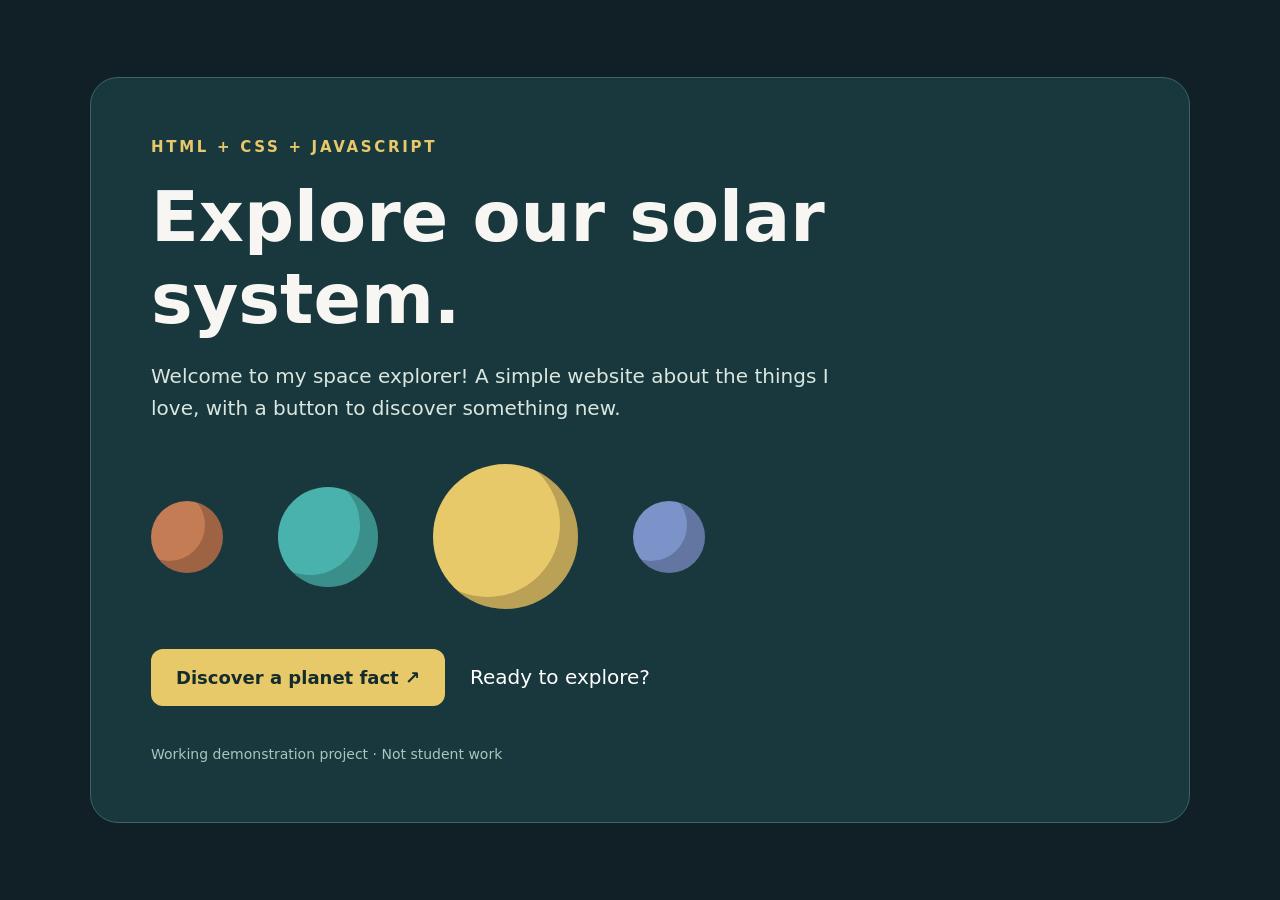
<file: docs/examples/web-project.html>
<!doctype html>
<html lang="en"><head><meta charset="utf-8"><meta name="viewport" content="width=device-width,initial-scale=1"><title>Space Explorer — example project</title>
<style>
*{box-sizing:border-box}body{margin:0;background:#111f26;color:#f8f6f2;font:20px system-ui,sans-serif;min-height:100vh;display:grid;place-items:center}main{width:1100px;padding:60px;background:#19383d;border-radius:28px;border:1px solid #3c6664}.eyebrow{color:#e8c96a;letter-spacing:.18em;font-size:15px;font-weight:800}h1{font-size:70px;margin:20px 0}p{max-width:700px;color:#dae6de;line-height:1.6}.planets{display:flex;align-items:center;gap:55px;margin:40px 0}.planet{width:72px;height:72px;border-radius:50%;background:#c47c54;box-shadow:inset -18px -12px 0 #0003}.planet:nth-child(2){background:#49b2ad;width:100px;height:100px}.planet:nth-child(3){background:#e8c96a;width:145px;height:145px}.planet:nth-child(4){background:#7c93c9}button{font:700 18px system-ui;padding:18px 25px;border:0;border-radius:12px;background:#e8c96a;color:#142d2b;cursor:pointer}#fact{display:inline-block;margin-left:25px;color:white}footer{font-size:14px;color:#a9c5bd;margin-top:40px}
</style></head><body><main><div class="eyebrow">HTML + CSS + JAVASCRIPT</div><h1>Explore our solar system.</h1><p>Welcome to my space explorer! A simple website about the things I love, with a button to discover something new.</p><div class="planets" aria-hidden="true"><div class="planet"></div><div class="planet"></div><div class="planet"></div><div class="planet"></div></div><button id="discover">Discover a planet fact ↗</button><span id="fact" aria-live="polite">Ready to explore?</span><footer>Working demonstration project · Not student work</footer></main><script>const facts=['Earth is our home planet.','Mars is known as the red planet.','Jupiter is the largest planet in our solar system.'];let index=0;document.getElementById('discover').addEventListener('click',()=>{document.getElementById('fact').textContent=facts[index++%facts.length]});</script></body></html>
</file>
<file: assets/css/styles.css>
:root {
  --white: #fff;
  --ink: #0a0a0a;
  --dark: #111;
  --gold: #c9a84c;
  --gold-light: #e8c96a;
  --green: #1a3a2e;
  --green-light: #2c5a44;
  --body: #242424;
  --muted: #5e5a56;
  --gray: #6b6560;
  --background: #f8f6f2;
  --background-elevated: #fff;
  --surface: #fff;
  --surface-raised: #f8f6f2;
  --surface-soft: #e8e4de;
  --primary: #c9a84c;
  --primary-bright: #e8c96a;
  --accent: #0a0a0a;
  --accent-pink: #2c5a44;
  --text: #0a0a0a;
  --text-muted: #5e5a56;
  --text-subtle: #6b6560;
  --border: #e8e4de;
  --border-strong: #c9a84c;
  --success: #2c5a44;

  --font-sans: -apple-system, BlinkMacSystemFont, "Segoe UI", Tahoma, Arial, sans-serif;
  --text-xs: 0.75rem;
  --text-sm: 0.875rem;
  --text-base: 1rem;
  --text-lg: 1.125rem;
  --text-xl: 1.25rem;

  --space-1: 0.25rem;
  --space-2: 0.5rem;
  --space-3: 0.75rem;
  --space-4: 1rem;
  --space-5: 1.25rem;
  --space-6: 1.5rem;
  --space-8: 2rem;
  --space-10: 2.5rem;
  --space-12: 3rem;
  --space-16: 4rem;
  --space-20: 5rem;
  --space-24: 6rem;

  --container: 75rem;
  --radius-sm: 0.625rem;
  --radius-md: 1rem;
  --radius-lg: 1.5rem;
  --radius-pill: 999px;
  --shadow-card: 0 .75rem 2rem rgba(26, 58, 46, .08);
  --heading-section: clamp(1.85rem, 3.4vw, 2.8rem);
  --heading-hero: clamp(2.25rem, 4.8vw, 4.5rem);
  --focus-ring: var(--green);
  --shadow-glow: 0 0 0 1px #c9a84c;
  --motion-duration-micro: 150ms;
  --motion-duration-component: 240ms;
  --motion-duration-reveal: 420ms;
  --motion-duration-counter: 620ms;
  --motion-ease-standard: cubic-bezier(0.2, 0.8, 0.2, 1);
  --motion-ease-emphasized: cubic-bezier(0.22, 1, 0.36, 1);
  --motion-ease-exit: cubic-bezier(0.4, 0, 1, 1);
  --motion-distance-sm: 0.35rem;
  --motion-distance-md: .65rem;
  --motion-stagger: 35ms;
  --transition-fast: var(--motion-duration-micro) var(--motion-ease-standard);
  --transition-base: var(--motion-duration-component) var(--motion-ease-emphasized);
  --z-header: 50;
  --z-menu: 45;
  --z-promotion: 70;
  --z-dialog: 100;
}

*,
*::before,
*::after {
  box-sizing: border-box;
}

html {
  color-scheme: light;
  scroll-behavior: smooth;
  scroll-padding-top: 6rem;
  scrollbar-gutter: stable;
}

body {
  margin: 0;
  min-width: 0;
  overflow-x: clip;
  background:
    radial-gradient(circle at 50% -10%, rgba(232, 201, 106, 0.2), transparent 28rem),
    var(--background);
  color: var(--body);
  font-family: var(--font-sans);
  font-size: var(--text-base);
  line-height: 1.7;
  -webkit-font-smoothing: antialiased;
  text-rendering: optimizeLegibility;
}

body.menu-open,
body.dialog-open,
body.review-lightbox-open,
body.promotion-dialog-open,
body.is-scroll-locked {
  overflow: hidden;
}

body.is-scroll-locked {
  padding-left: var(--scroll-lock-left, 0);
  padding-right: var(--scroll-lock-right, 0);
}

body.is-scroll-locked .site-header,
body.is-scroll-locked .mobile-nav {
  padding-left: var(--scroll-lock-left, 0);
  padding-right: var(--scroll-lock-right, 0);
}

.top-anchor {
  position: absolute;
  inset-block-start: 0;
  inset-inline-start: 0;
  width: 1px;
  height: 1px;
  pointer-events: none;
}

img,
svg {
  display: block;
  max-width: 100%;
}

button,
input {
  font: inherit;
}

button,
a {
  -webkit-tap-highlight-color: transparent;
}

a {
  color: inherit;
  text-decoration: none;
}

p,
h1,
h2,
h3 {
  margin-block-start: 0;
}

h1,
h2,
h3 {
  color: var(--ink);
  line-height: 1.18;
  letter-spacing: -0.035em;
}

html[lang="ar"] h1,
html[lang="ar"] h2,
html[lang="ar"] h3 {
  letter-spacing: 0;
}

h2 {
  margin-block-end: var(--space-5);
  font-size: var(--heading-section);
}

h3 {
  font-size: clamp(1.2rem, 2.2vw, 1.5rem);
}

::selection {
  background: var(--gold-light);
  color: var(--ink);
}

:focus-visible {
  outline: 3px solid var(--focus-ring);
  outline-offset: 4px;
}

[hidden] {
  display: none !important;
}

.container {
  width: min(calc(100% - 2rem), var(--container));
  margin-inline: auto;
}

.section {
  padding-block: clamp(3rem, 5vw, 5rem);
}

/* Content is visible by default. A one-time reveal animates only when observed. */
.motion-ready .motion-reveal { opacity: 1; transform: none; }
@media (prefers-reduced-motion: no-preference) {
  .motion-ready .motion-reveal.is-revealed { animation: academy-reveal var(--motion-duration-reveal) var(--motion-ease-emphasized) var(--motion-delay, 0ms); }
  @keyframes academy-reveal { from { opacity: .65; transform: translateY(var(--motion-distance-md)); } to { opacity: 1; transform: none; } }
}

.visually-hidden {
  position: absolute !important;
  width: 1px !important;
  height: 1px !important;
  padding: 0 !important;
  overflow: hidden !important;
  clip: rect(0, 0, 0, 0) !important;
  white-space: nowrap !important;
  border: 0 !important;
}

.skip-link {
  position: fixed;
  inset-block-start: var(--space-3);
  inset-inline-start: var(--space-3);
  z-index: calc(var(--z-header) + 10);
  padding: var(--space-3) var(--space-5);
  border-radius: var(--radius-sm);
  background: var(--ink);
  color: var(--white);
  font-weight: 800;
  transform: translateY(-150%);
  transition: transform var(--transition-fast);
}

.skip-link:focus {
  transform: translateY(0);
}

.eyebrow {
  display: inline-flex;
  align-items: center;
  gap: var(--space-2);
  margin-block-end: var(--space-5);
  padding: 0.45rem 0.85rem;
  border: 1px solid var(--gold);
  border-radius: var(--radius-pill);
  background: var(--white);
  color: var(--green);
  font-size: var(--text-sm);
  font-weight: 750;
  letter-spacing: 0;
}

.eyebrow::before {
  width: 0.4rem;
  height: 0.4rem;
  border-radius: 50%;
  background: var(--gold);
  box-shadow: 0 0 0 0.2rem var(--gold-light);
  content: "";
}

.button {
  display: inline-flex;
  min-height: 3rem;
  align-items: center;
  justify-content: center;
  gap: var(--space-2);
  padding: 0.75rem 1.25rem;
  border: 1px solid var(--green);
  border-radius: var(--radius-pill);
  background: var(--green);
  box-shadow: 0 .35rem 1rem rgba(26, 58, 46, .10);
  color: var(--white);
  font-weight: 800;
  line-height: 1.2;
  cursor: pointer;
  transition:
    transform var(--transition-fast),
    box-shadow var(--transition-fast),
    background-color var(--transition-fast),
    border-color var(--transition-fast);
}

.button:active {
  transform: translateY(1px) scale(0.985);
  box-shadow: 0 0.4rem 1rem rgba(26, 58, 46, 0.14);
}

.button--secondary {
  border-color: var(--gold);
  background: var(--white);
  box-shadow: none;
  color: var(--ink);
}

.button--compact {
  min-height: 2.75rem;
  padding-inline: 1rem;
  font-size: var(--text-sm);
}

.button__arrow {
  display: inline-block;
  font-size: 1.25em;
  transition: transform var(--transition-fast);
}

@media (hover: hover) and (pointer: fine) {
  .button:hover {
    border-color: var(--green-light);
    background: var(--green-light);
    transform: translateY(-2px);
    box-shadow: 0 1rem 2.5rem rgba(26, 58, 46, 0.22);
  }

  .motion-ready .hero.is-motion-ready.is-revealed .hero__actions .button:hover {
    transform: translateY(-2px);
  }

  .button--secondary:hover {
    border-color: var(--ink);
    background: var(--background);
    box-shadow: none;
  }

  .button:hover .button__arrow {
    transform: translate3d(-0.2rem, -0.08rem, 0);
  }

  html[dir="ltr"] .button:hover .button__arrow {
    transform: translate3d(0.2rem, -0.08rem, 0);
  }
}

.site-header {
  position: fixed;
  inset-block-start: 0;
  inset-inline: 0;
  z-index: var(--z-header);
  padding-block: 0.75rem;
  border-block-end: 1px solid transparent;
  background: rgba(248, 246, 242, 0.92);
  backdrop-filter: blur(18px) saturate(140%);
  transition:
    border-color var(--transition-base),
    background-color var(--transition-base),
    box-shadow var(--transition-base),
    backdrop-filter var(--transition-base);
}

.site-header.is-scrolled {
  border-color: var(--border);
  background: rgba(255, 255, 255, 0.96);
  backdrop-filter: blur(22px) saturate(150%);
  box-shadow: 0 0.5rem 2rem rgba(10, 10, 10, 0.06);
}

.header-inner {
  display: flex;
  min-height: 3.5rem;
  align-items: center;
  justify-content: space-between;
  gap: var(--space-4);
}

.brand {
  display: inline-flex;
  min-height: 2.75rem;
  align-items: center;
  gap: 0.65rem;
  font-weight: 850;
  white-space: nowrap;
}

.brand__logo {
  width: 2.45rem;
  height: 2.45rem;
  border-radius: 0.7rem;
  object-fit: contain;
}

.brand__name {
  direction: ltr;
  font-size: 1.05rem;
  letter-spacing: -0.02em;
}

.desktop-nav {
  display: none;
}

.header-cta {
  display: none;
}

.language-switcher {
  display: inline-flex;
  align-items: center;
  gap: 0.2rem;
  padding: 0.25rem;
  border: 1px solid var(--border);
  border-radius: var(--radius-pill);
  background: var(--white);
}

.language-switcher--desktop {
  display: none;
}

.language-switcher__option {
  min-width: 2.75rem;
  min-height: 2.75rem;
  padding: 0.4rem 0.65rem;
  border: 0;
  border-radius: var(--radius-pill);
  background: transparent;
  color: var(--text-muted);
  font-size: var(--text-xs);
  font-weight: 850;
  line-height: 1;
  cursor: pointer;
  transition: color var(--transition-fast), background-color var(--transition-fast);
}

.language-switcher__option:hover {
  color: var(--text);
}

.language-switcher__option.is-active,
.language-switcher__option[aria-pressed="true"] {
  background: var(--dark);
  color: var(--white);
}

.menu-toggle {
  display: inline-flex;
  width: 2.75rem;
  height: 2.75rem;
  flex-direction: column;
  align-items: center;
  justify-content: center;
  gap: 0.3rem;
  padding: 0;
  border: 1px solid var(--border);
  border-radius: 50%;
  background: var(--white);
  color: var(--ink);
  cursor: pointer;
  transition:
    transform var(--transition-fast),
    border-color var(--transition-fast),
    background-color var(--transition-fast);
}

.menu-toggle:active {
  transform: scale(0.94);
}

.menu-toggle span {
  width: 1.1rem;
  height: 2px;
  border-radius: 2px;
  background: currentColor;
  transition: transform var(--transition-fast), opacity var(--transition-fast);
}

.menu-toggle[aria-expanded="true"] span:nth-child(1) {
  transform: translateY(0.38rem) rotate(45deg);
}

.menu-toggle[aria-expanded="true"] span:nth-child(2) {
  opacity: 0;
}

.menu-toggle[aria-expanded="true"] span:nth-child(3) {
  transform: translateY(-0.38rem) rotate(-45deg);
}

.mobile-nav {
  position: fixed;
  inset-block-start: 5rem;
  inset-inline: 0;
  z-index: var(--z-menu);
  height: calc(100dvh - 5rem);
  overflow-y: auto;
  padding-block: var(--space-5);
  border-block-start: 1px solid var(--border);
  background: var(--white);
  backdrop-filter: blur(20px);
  opacity: 0;
  pointer-events: none;
  transform: translateY(-0.75rem);
  transition:
    opacity var(--motion-duration-component) var(--motion-ease-standard),
    transform var(--motion-duration-component) var(--motion-ease-emphasized);
}

.mobile-nav.is-open {
  opacity: 1;
  pointer-events: auto;
  transform: translateY(0);
}

.mobile-nav.is-closing {
  pointer-events: none;
}

.mobile-nav__inner {
  display: flex;
  flex-direction: column;
  gap: var(--space-2);
}

.mobile-nav__link {
  display: flex;
  min-height: 3.5rem;
  align-items: center;
  padding-inline: var(--space-5);
  border-radius: var(--radius-md);
  color: var(--text-muted);
  font-size: var(--text-lg);
  font-weight: 750;
  opacity: 0;
  transform: translate3d(0, calc(var(--motion-distance-sm) * -1), 0);
  transition:
    color var(--transition-fast),
    background-color var(--transition-fast),
    opacity var(--motion-duration-component) var(--motion-ease-standard),
    transform var(--motion-duration-component) var(--motion-ease-emphasized);
}

.mobile-nav .language-switcher--mobile,
.mobile-nav .mobile-nav__cta {
  opacity: 0;
  transform: translate3d(0, calc(var(--motion-distance-sm) * -1), 0);
  transition:
    opacity var(--motion-duration-component) var(--motion-ease-standard),
    transform var(--motion-duration-component) var(--motion-ease-emphasized);
}

.mobile-nav.is-open .mobile-nav__link,
.mobile-nav.is-open .language-switcher--mobile,
.mobile-nav.is-open .mobile-nav__cta {
  opacity: 1;
  transform: translate3d(0, 0, 0);
}


.mobile-nav__link:hover,
.mobile-nav__link.is-active {
  background: var(--background);
  color: var(--ink);
}

.mobile-nav__cta {
  margin-block-start: var(--space-4);
}

.language-switcher--mobile {
  width: 100%;
  margin-block-start: var(--space-4);
}

.language-switcher--mobile .language-switcher__option {
  min-height: 3rem;
  flex: 1;
}

.hero {
  position: relative;
  display: grid;
  min-height: auto;
  place-items: center;
  overflow: hidden;
  padding-block: clamp(7.5rem, 10vw, 8.5rem) clamp(3rem, 5vw, 4rem);
  isolation: isolate;
}

.hero::before {
  position: absolute;
  inset: 0;
  z-index: -2;
  background-image:
    linear-gradient(var(--border) 1px, transparent 1px),
    linear-gradient(90deg, var(--border) 1px, transparent 1px);
  background-size: 4rem 4rem;
  mask-image: linear-gradient(to bottom, black, transparent 82%);
  content: "";
  transform: translate3d(0, 0, 0) scale(1.015);
}

.hero::after {
  position: absolute;
  inset-block-end: 0;
  inset-inline: 0;
  height: 10rem;
  z-index: -1;
  background: linear-gradient(to bottom, transparent, var(--background));
  content: "";
}

.hero__glow {
  --glow-color: var(--gold-light);
  position: absolute;
  z-index: -1;
  width: min(85vw, 44rem);
  aspect-ratio: 1;
  border-radius: 50%;
  background: radial-gradient(circle, var(--glow-color) 0%, transparent 70%);
  opacity: 0.18;
  pointer-events: none;
  transform: translate3d(0, 0, 0) scale(1);
  transform-origin: center;
}

.hero__glow--one {
  inset-block-start: 3rem;
  right: -25%;
}

.hero__content {
  max-width: var(--container);
  text-align: center;
}

.promotion-panel {
  position: relative;
  display: grid;
  gap: var(--space-4);
  width: 100%;
  margin-block-end: clamp(2rem, 4vw, 3rem);
  padding: clamp(0.875rem, 3vw, 1.35rem);
  overflow: hidden;
  border: 1px solid var(--gold);
  border-radius: var(--radius-lg);
  background:
    linear-gradient(135deg, rgba(44, 90, 68, 0.62), transparent 52%),
    var(--green);
  box-shadow: var(--shadow-card);
  color: var(--white);
  text-align: center;
  isolation: isolate;
}

.promotion-panel__glow {
  position: absolute;
  inset-block-start: -8rem;
  inset-inline-end: -6rem;
  z-index: -1;
  width: 18rem;
  aspect-ratio: 1;
  border-radius: 50%;
  background: radial-gradient(circle, rgba(232, 201, 106, 0.25), transparent 68%);
  pointer-events: none;
}

.promotion-panel__offer {
  display: flex;
  align-items: center;
  justify-content: center;
  gap: var(--space-4);
  min-width: 0;
}

.promotion-panel__label {
  display: inline-flex;
  min-height: 2rem;
  align-items: center;
  margin: 0;
  padding: 0.35rem 0.75rem;
  border: 1px solid rgba(232, 201, 106, 0.76);
  border-radius: var(--radius-pill);
  background: rgba(10, 10, 10, 0.28);
  color: var(--gold-light);
  font-size: clamp(0.68rem, 2.6vw, var(--text-xs));
  font-weight: 850;
  letter-spacing: 0.05em;
  line-height: 1.2;
}

html[lang="ar"] .promotion-panel__label {
  letter-spacing: 0;
}

.promotion-panel__discount {
  margin: 0;
  color: var(--gold-light);
  line-height: 0.88;
}

.promotion-panel__discount strong {
  font-size: clamp(2.75rem, 10vw, 4rem);
  font-variant-numeric: tabular-nums;
  font-weight: 950;
  letter-spacing: -0.075em;
  text-shadow: 0 0.35rem 1.5rem rgba(232, 201, 106, 0.18);
  white-space: nowrap;
}

.promotion-panel__message {
  min-width: 0;
}

.promotion-panel__message h2 {
  margin-block-end: var(--space-2);
  color: var(--white);
  font-size: clamp(1.25rem, 4.9vw, 1.75rem);
  line-height: 1.2;
  text-wrap: balance;
}

.promotion-panel__message p,
.promotion-panel__countdown > p,
.promotion-panel__validity,
.promotion-panel__clarification {
  color: rgba(255, 255, 255, 0.82);
}

.promotion-panel__message p {
  margin: 0;
  font-size: var(--text-sm);
  line-height: 1.55;
}

.promotion-panel__countdown {
  min-width: 0;
}

.promotion-panel__countdown > p {
  margin-block-end: var(--space-2);
  font-size: var(--text-xs);
  font-weight: 800;
}

.promotion-countdown {
  display: grid;
  grid-template-columns: repeat(4, minmax(0, 1fr));
  gap: clamp(0.25rem, 1.5vw, var(--space-2));
  direction: ltr;
}

.promotion-countdown__unit {
  display: flex;
  min-width: 0;
  min-height: 4.1rem;
  flex-direction: column;
  align-items: center;
  justify-content: center;
  padding: 0.45rem 0.2rem;
  border: 1px solid rgba(232, 201, 106, 0.34);
  border-radius: var(--radius-sm);
  background: rgba(10, 10, 10, 0.24);
  line-height: 1.1;
}

.promotion-countdown__unit strong {
  color: var(--white);
  font-size: clamp(1.35rem, 6vw, 1.85rem);
  font-variant-numeric: tabular-nums;
  font-weight: 900;
  letter-spacing: -0.035em;
  white-space: nowrap;
}

.promotion-countdown__unit span {
  margin-block-start: 0.3rem;
  overflow: hidden;
  color: var(--gold-light);
  font-size: clamp(0.6rem, 2.5vw, 0.7rem);
  font-weight: 750;
  text-overflow: ellipsis;
  white-space: nowrap;
}

.promotion-panel__action {
  display: flex;
  min-width: 0;
  flex-direction: column;
  justify-content: center;
  gap: var(--space-2);
}

.promotion-panel__cta {
  width: 100%;
  min-height: 3.25rem;
  border-color: var(--gold-light);
  background: var(--gold-light);
  box-shadow: 0 0.75rem 2rem rgba(10, 10, 10, 0.2);
  color: var(--ink);
  font-size: var(--text-sm);
}

.promotion-panel__cta:focus-visible {
  outline-color: var(--white);
}

.promotion-panel__clarification {
  max-width: 34rem;
  margin: 0 auto;
  font-size: 0.7rem;
  line-height: 1.45;
}

.promotion-panel__validity {
  margin: 0;
  font-size: var(--text-xs);
  font-weight: 800;
  line-height: 1.45;
}

html[data-promotion-active="true"] .promotion-panel {
  animation: promotion-panel-in var(--motion-duration-reveal) var(--motion-ease-emphasized) both;
}

@keyframes promotion-panel-in {
  from {
    opacity: 0;
    transform: translate3d(0, 0.6rem, 0);
  }
}

@media (hover: hover) and (pointer: fine) {
  .promotion-panel__cta:hover {
    border-color: var(--white);
    background: var(--white);
    box-shadow: 0 1rem 2.5rem rgba(10, 10, 10, 0.28);
  }
}

.promotion-flag[hidden],
.promotion-dialog[hidden] {
  display: none;
}

.promotion-flag {
  position: fixed;
  inset-block-end: max(var(--space-3), env(safe-area-inset-bottom));
  inset-inline-end: max(var(--space-3), env(safe-area-inset-right));
  z-index: var(--z-promotion);
  display: grid;
  width: min(20rem, calc(100% - 1.5rem));
  min-height: 4.75rem;
  gap: 0.55rem;
  padding: 0.7rem 0.8rem;
  border: 1px solid var(--gold-light);
  border-radius: var(--radius-md);
  background:
    linear-gradient(135deg, rgba(44, 90, 68, 0.78), transparent 58%),
    var(--green);
  box-shadow: 0 1rem 3rem rgba(10, 10, 10, 0.3), 0 0 0 1px rgba(232, 201, 106, 0.15);
  color: var(--white);
  font: inherit;
  text-align: start;
  cursor: pointer;
  isolation: isolate;
  transition:
    opacity var(--transition-base),
    transform var(--transition-base),
    border-color var(--transition-fast),
    box-shadow var(--transition-fast);
  animation: promotion-flag-in var(--motion-duration-reveal) var(--motion-ease-emphasized) both;
}

.promotion-flag::before {
  position: absolute;
  inset: 0;
  z-index: -1;
  border-radius: inherit;
  background: radial-gradient(circle at 85% 0%, rgba(232, 201, 106, 0.2), transparent 48%);
  content: "";
  pointer-events: none;
}

.promotion-flag__label {
  color: var(--gold-light);
  font-size: var(--text-sm);
  font-weight: 900;
  line-height: 1.2;
}

.promotion-flag__countdown {
  display: grid;
  grid-template-columns: repeat(4, minmax(0, 1fr));
  gap: 0.25rem;
  direction: ltr;
}

.promotion-flag__unit {
  display: flex;
  min-width: 0;
  min-height: 2.1rem;
  align-items: baseline;
  justify-content: center;
  gap: 0.18rem;
  padding: 0.25rem 0.15rem;
  border: 1px solid rgba(232, 201, 106, 0.3);
  border-radius: 0.45rem;
  background: rgba(10, 10, 10, 0.23);
  line-height: 1;
}

.promotion-flag__unit strong {
  font-size: 0.9rem;
  font-variant-numeric: tabular-nums;
  font-weight: 900;
  white-space: nowrap;
}

.promotion-flag__unit span {
  max-width: 2.8rem;
  overflow: hidden;
  color: var(--gold-light);
  font-size: 0.58rem;
  font-weight: 800;
  text-overflow: ellipsis;
  white-space: nowrap;
}

.promotion-flag:active {
  transform: translateY(1px) scale(0.985);
}

html[data-promotion-active="true"] .site-footer {
  padding-block-end: calc(var(--space-6) + 7.5rem);
}

.promotion-flag:focus-visible,
.promotion-dialog__close:focus-visible,
.promotion-dialog__cta:focus-visible {
  outline: 3px solid var(--white);
  outline-offset: 3px;
}

body.hero-in-view .promotion-flag,
body.mobile-nav-open .promotion-flag,
body.dialog-open .promotion-flag,
body.review-lightbox-open .promotion-flag,
body.promotion-dialog-open .promotion-flag {
  visibility: hidden;
  opacity: 0;
  pointer-events: none;
  transform: translateY(0.5rem);
}

@keyframes promotion-flag-in {
  from {
    opacity: 0;
    transform: translate3d(0, 0.75rem, 0);
  }
}

@media (hover: hover) and (pointer: fine) {
  .promotion-flag:hover {
    border-color: var(--white);
    box-shadow: 0 1.25rem 3.5rem rgba(10, 10, 10, 0.36), 0 0 0 2px rgba(232, 201, 106, 0.2);
    transform: translateY(-2px);
  }
}

.hero h1 {
  max-width: 23ch;
  margin: 0 auto var(--space-6);
  background: none;
  color: var(--ink);
  font-size: var(--heading-hero);
  line-height: 1.15;
  letter-spacing: -0.055em;
  text-wrap: balance;
}

.hero h1 span {
  background: none;
  color: var(--green);
}

.hero__description {
  max-width: 43rem;
  margin: 0 auto var(--space-8);
  color: var(--text-muted);
  font-size: clamp(1rem, 2.5vw, 1.25rem);
  text-wrap: balance;
}

.hero__actions {
  display: flex;
  flex-direction: column;
  align-items: stretch;
  justify-content: center;
  gap: var(--space-3);
  max-width: 27rem;
  margin-inline: auto;
}

.hero__topics {
  display: flex;
  max-width: 42rem;
  flex-wrap: wrap;
  justify-content: center;
  gap: var(--space-2);
  margin: var(--space-8) auto 0;
  color: var(--text-subtle);
  direction: ltr;
  font-size: var(--text-xs);
  font-weight: 700;
  letter-spacing: 0.08em;
  text-transform: uppercase;
}

.hero__topics span {
  padding: 0.42rem 0.72rem;
  border: 1px solid var(--border);
  border-radius: var(--radius-pill);
  background: var(--white);
}


.courses-section {
  position: relative;
  padding-block-start: clamp(3rem, 5vw, 4.5rem);
}

.courses-section .section-heading {
  max-width: 58rem;
}

.section-heading {
  max-width: 44rem;
  margin-block-end: clamp(2rem, 5vw, 3.5rem);
}

.section-heading--centered {
  margin-inline: auto;
  text-align: center;
}

.section-heading > p:last-child {
  margin-block-end: 0;
  color: var(--text-muted);
  font-size: var(--text-lg);
}

.catalog-controls {
  display: grid;
  gap: var(--space-5);
  margin-block-end: var(--space-5);
  padding: clamp(1rem, 2.5vw, 1.5rem);
  border: 1px solid var(--border);
  border-radius: var(--radius-md);
  background: var(--white);
}

.catalog-search, .catalog-filters { min-width: 0; width: 100%; }
.technical-name { white-space: nowrap; }
.catalog-label { display: block; margin-block-end: .6rem; color: var(--green); font-size: var(--text-sm); font-weight: 750; }
.catalog-filter-labels { display: flex; flex-wrap: wrap; align-items: baseline; justify-content: space-between; gap: .4rem; }
.catalog-filter-hint { display: none; color: var(--text-subtle); font-size: .8rem; margin: 0; }
.catalog-filters:has(.has-overflow) .catalog-filter-hint { display: block; }

.search-field {
  position: relative;
  display: flex;
  min-height: 3.35rem;
  align-items: center;
  gap: var(--space-3);
  padding-inline: var(--space-4);
  border: 1px solid var(--border);
  border-radius: var(--radius-pill);
  background: var(--white);
  color: var(--text-muted);
  transition: border-color var(--transition-fast), box-shadow var(--transition-fast);
}

.search-field:focus-within {
  border-color: var(--ink);
  box-shadow: 0 0 0 3px var(--gold-light);
}

.search-field input {
  width: 100%;
  min-height: 2.75rem;
  min-width: 0;
  border: 0;
  outline: 0;
  background: transparent;
  color: var(--text);
}

.search-field input::placeholder {
  color: var(--text-subtle);
}

.search-clear {
  width: 2.75rem;
  height: 2.75rem;
  flex: 0 0 auto;
  padding: 0;
  border: 0;
  border-radius: 50%;
  background: var(--background);
  color: var(--ink);
  font-size: 1.4rem;
  line-height: 1;
  cursor: pointer;
}

.filter-scroller {
  width: 100%;
  padding: .35rem .25rem .5rem;
  overflow-x: auto;
  overscroll-behavior-inline: contain;
  scroll-padding-inline: .5rem;
  scrollbar-width: none;
}

.filter-scroller.has-overflow {
  -webkit-mask-image: linear-gradient(to right, transparent, #000 0.9rem, #000 calc(100% - 0.9rem), transparent);
  mask-image: linear-gradient(to right, transparent, #000 0.9rem, #000 calc(100% - 0.9rem), transparent);
}

.filter-scroller::-webkit-scrollbar {
  display: none;
}

.filter-buttons {
  display: flex;
  width: max-content;
  min-width: 100%;
  gap: var(--space-2);
  padding-inline-end: 0.5rem;
}

.filter-button {
  min-height: 2.9rem;
  padding: 0.65rem 1.1rem;
  border: 1px solid var(--border);
  border-radius: var(--radius-pill);
  background: var(--white);
  color: var(--text-muted);
  font-weight: 750;
  white-space: nowrap;
  cursor: pointer;
  transition:
    color var(--transition-fast),
    border-color var(--transition-fast),
    background-color var(--transition-fast),
    transform var(--transition-fast);
}

.filter-button:active {
  transform: scale(0.97);
}

.filter-button[aria-pressed="true"],
.filter-button.is-active {
  border-color: var(--dark);
  background: var(--dark);
  box-shadow: 0 0.35rem 1rem rgba(10, 10, 10, 0.12);
  color: var(--white);
}

.catalog-meta {
  min-height: 2rem;
  margin-block-end: var(--space-5);
  color: var(--text-subtle);
  font-size: var(--text-sm);
}

.catalog-meta p {
  margin: 0;
}

.catalog-meta.is-count-changing p {
  animation: result-count-in var(--motion-duration-component) var(--motion-ease-emphasized) both;
}

@keyframes result-count-in {
  from {
    opacity: 0.35;
    transform: translate3d(0, 0.2rem, 0);
  }
}

.course-grid {
  display: grid;
  grid-template-columns: minmax(0, 1fr);
  gap: var(--space-5);
  transition:
    opacity var(--motion-duration-micro) var(--motion-ease-standard),
    transform var(--motion-duration-micro) var(--motion-ease-standard);
}

.course-grid.is-filtering-out {
  opacity: 0;
  transform: translate3d(0, 0.3rem, 0);
}

.course-grid.is-filtering-in {
  animation: catalog-grid-in var(--motion-duration-component) var(--motion-ease-emphasized) both;
}

@keyframes catalog-grid-in {
  from {
    opacity: 0;
    transform: translate3d(0, 0.35rem, 0);
  }
}

.course-card {
  position: relative;
  display: flex;
  min-width: 0;
  flex-direction: column;
  overflow: hidden;
  border: 1px solid var(--border);
  border-radius: var(--radius-md);
  background: var(--white);
  box-shadow: 0 0 0 transparent;
  transition:
    transform var(--transition-base),
    border-color var(--transition-base),
    box-shadow var(--transition-base);
}

.course-card:focus-within {
  z-index: 1;
  border-color: var(--gold);
  box-shadow: 0 0 0 1px var(--gold);
}

.course-card__media {
  position: relative;
  display: grid;
  aspect-ratio: 16 / 10;
  place-items: center;
  overflow: hidden;
  border-block-end: 1px solid var(--border);
  background:
    radial-gradient(circle at 50% 45%, rgba(232, 201, 106, 0.24), transparent 45%),
    var(--background);
}

.course-card__media::after {
  position: absolute;
  inset: auto 0 0;
  height: 18%;
  background: linear-gradient(to top, rgba(10, 10, 10, 0.08), transparent);
  content: "";
  pointer-events: none;
}

.course-card__image,
.course-card__media img {
  position: absolute;
  inset: 0;
  width: 100%;
  height: 100%;
  object-fit: contain;
  transition: transform var(--motion-duration-reveal) var(--motion-ease-emphasized);
}



@keyframes card-detail-in {
  to {
    opacity: 1;
    transform: translate3d(0, 0, 0);
  }
}

.course-card__badges,
.course-badge {
  position: absolute;
  inset-block-start: var(--space-4);
  inset-inline-start: var(--space-4);
  z-index: 2;
}

.course-card__badges {
  display: flex;
  max-width: calc(100% - (2 * var(--space-4)));
  flex-direction: column;
  align-items: flex-start;
  gap: var(--space-2);
}

.course-card__badge,
.course-badge {
  padding: 0.35rem 0.7rem;
  border: 1px solid var(--gold);
  border-radius: var(--radius-pill);
  background: var(--gold-light);
  color: var(--ink);
  font-size: var(--text-xs);
  font-weight: 850;
  line-height: 1.25;
}

.course-card__badge--promotion,
.dialog-course__badge--promotion {
  border-color: var(--gold-light);
  background: var(--green);
  color: var(--white);
  box-shadow: 0 0.4rem 1.2rem rgba(10, 10, 10, 0.2);
}

.course-card__body {
  display: flex;
  min-width: 0;
  flex: 1;
  flex-direction: column;
  padding: var(--space-5);
}

.course-card__category {
  margin-block-end: var(--space-2);
  color: var(--green);
  font-size: var(--text-xs);
  font-weight: 800;
  letter-spacing: 0.02em;
}

.course-card__title {
  display: -webkit-box;
  min-height: 0;
  margin-block-end: var(--space-3);
  overflow: hidden;
  font-size: clamp(1.2rem, 1.05rem + 0.55vw, 1.5rem);
  letter-spacing: -0.025em;
  line-height: 1.28;
  -webkit-box-orient: vertical;
  -webkit-line-clamp: 3;
}

.course-card__title a {
  color: var(--text);
}

.course-card__title a::after {
  position: absolute;
  inset: 0;
  content: "";
}

.course-card__tags,
.tag-list {
  position: relative;
  z-index: 2;
  display: flex;
  flex-wrap: wrap;
  gap: 0.4rem;
  margin-block: 0 var(--space-3);
  padding: 0;
  list-style: none;
}

.course-card__tags.is-resizing,
.tag-list.is-resizing {
  transition: height var(--transition-base);
}

.tag--extra {
  animation: tag-disclose var(--motion-duration-micro) var(--motion-ease-standard) both;
}

@keyframes tag-disclose {
  from {
    opacity: 0;
    transform: translateY(-0.25rem) scale(0.98);
  }
}

.tag,
.course-tag {
  padding: 0.3rem 0.6rem;
  border: 1px solid var(--border);
  border-radius: var(--radius-pill);
  background: var(--background);
  color: var(--text-muted);
  direction: auto;
  font-size: var(--text-xs);
  font-weight: 700;
}

.tag-list__control {
  display: flex;
  list-style: none;
}

.tag__toggle {
  min-inline-size: 2.75rem;
  min-block-size: 2.75rem;
  appearance: none;
  cursor: pointer;
  font: inherit;
  text-align: center;
  transition:
    border-color var(--transition-fast),
    background-color var(--transition-fast),
    color var(--transition-fast),
    transform var(--transition-fast);
}

.tag__toggle:hover {
  border-color: var(--gold);
  background: var(--gold-light);
  color: var(--ink);
}

.tag__toggle[aria-expanded="true"] {
  border-color: var(--gold);
  background: var(--gold-light);
  color: var(--ink);
}

.tag__toggle:active {
  transform: translateY(1px);
}

.tag__toggle:focus-visible {
  outline: 3px solid var(--focus-ring);
  outline-offset: 4px;
}

.tag--extra[hidden] {
  display: none;
}

.course-card__description {
  display: -webkit-box;
  margin-block-end: var(--space-3);
  overflow: hidden;
  color: var(--text-muted);
  font-size: var(--text-sm);
  line-height: 1.6;
  -webkit-box-orient: vertical;
  -webkit-line-clamp: 2;
}

.course-rating {
  position: relative;
  z-index: 2;
  display: flex;
  min-height: 1.75rem;
  align-items: center;
  flex-wrap: wrap;
  gap: 0.35rem;
  margin-block: 0 var(--space-3);
  direction: ltr;
  font-size: var(--text-sm);
}

.course-rating__value {
  color: var(--green);
  font-weight: 900;
}

.course-rating__stars {
  position: relative;
  display: inline-block;
  color: var(--border);
  letter-spacing: 0.08em;
  line-height: 1;
}

.course-rating__stars::before {
  position: absolute;
  inset-block: 0;
  inset-inline-start: 0;
  width: var(--rating-percent, 0%);
  overflow: hidden;
  color: var(--gold);
  content: "★★★★★";
  white-space: nowrap;
}

.course-rating__count {
  color: var(--text-subtle);
  font-size: var(--text-xs);
}

.course-card__metadata,
.course-card__meta {
  display: flex;
  flex-wrap: wrap;
  gap: var(--space-2) var(--space-4);
  margin-block: 0 var(--space-4);
  padding: 0;
  color: var(--text-subtle);
  font-size: var(--text-xs);
  list-style: none;
}

.metadata-item {
  display: inline-flex;
  align-items: center;
  gap: 0.35rem;
}

.course-card__status,
.course-card__price {
  align-self: flex-start;
  margin: 0 0 var(--space-4);
  padding: 0.32rem 0.65rem;
  border: 1px solid var(--green-light);
  border-radius: var(--radius-pill);
  background: var(--background);
  color: var(--success);
  font-size: var(--text-xs);
  font-weight: 800;
}

.course-card__actions {
  position: relative;
  z-index: 2;
  display: flex;
  align-items: center;
  gap: var(--space-2);
  margin-block-start: auto;
  padding-block-start: .25rem;
}

.course-card__actions .button {
  flex: 1;
  min-width: 0;
  font-size: var(--text-sm);
}

.course-card__details,
.course-card__link {
  display: inline-flex;
  min-height: 2.8rem;
  flex: 1;
  align-items: center;
  justify-content: center;
  padding: 0.65rem 0.85rem;
  border: 1px solid var(--border-strong);
  border-radius: var(--radius-pill);
  background: transparent;
  color: var(--text);
  font-size: var(--text-sm);
  font-weight: 800;
  cursor: pointer;
  transition:
    background-color var(--transition-fast),
    border-color var(--transition-fast),
    transform var(--transition-fast);
}

.course-card__details:active,
.course-card__link:active {
  transform: scale(0.98);
}

.empty-state {
  padding: var(--space-16) var(--space-5);
  border: 1px dashed var(--border-strong);
  border-radius: var(--radius-lg);
  background: var(--white);
  text-align: center;
}

.empty-state.is-entering {
  animation: empty-state-in var(--motion-duration-component) var(--motion-ease-emphasized) both;
}

@keyframes empty-state-in {
  from {
    opacity: 0;
    transform: translate3d(0, 0.5rem, 0);
  }
}

@media (hover: hover) and (pointer: fine) {
  .filter-button:not(.is-active):not([aria-pressed="true"]):hover {
    border-color: var(--gold);
    color: var(--ink);
    transform: translateY(-1px);
  }

  .course-card:hover,
  .motion-ready .course-card.motion-reveal.is-revealed:hover {
    z-index: 1;
    border-color: var(--gold);
    box-shadow: 0 1.25rem 3.2rem rgba(10, 10, 10, 0.11), var(--shadow-glow);
    transform: translate3d(0, -0.28rem, 0);
  }

  .course-card:hover .course-card__image,
  .course-card:hover .course-card__media img {
    transform: translate3d(0, -0.15rem, 0) scale(1.04);
  }

  .course-card__details:hover,
  .course-card__link:hover {
    border-color: var(--green);
    background: var(--background);
  }
}

.empty-state__icon {
  display: grid;
  width: 4rem;
  height: 4rem;
  place-items: center;
  margin: 0 auto var(--space-5);
  border: 1px solid var(--border);
  border-radius: 50%;
  color: var(--green);
  font-size: 2rem;
}

.empty-state h3 {
  margin-block-end: var(--space-3);
}

.empty-state p {
  margin-block-end: var(--space-6);
  color: var(--text-muted);
}

.noscript-courses {
  margin-block-start: var(--space-6);
  padding: var(--space-6);
  border: 1px solid var(--border);
  border-radius: var(--radius-md);
  background: var(--surface);
}

.noscript-courses a {
  color: var(--green);
  text-decoration: underline;
  text-underline-offset: 0.2em;
}

.instructor-section {
  background: var(--dark);
  color: var(--white);
}

.instructor-layout {
  display: grid;
  gap: clamp(2.5rem, 6vw, 5rem);
}

.instructor-visual {
  width: min(100%, 28rem);
  margin: 0 auto;
}

.instructor-portrait-frame {
  position: relative;
  overflow: hidden;
  aspect-ratio: 4 / 5;
  border: 1px solid rgba(255, 255, 255, 0.2);
  border-radius: clamp(1.25rem, 4vw, 2rem);
  background: var(--white);
  box-shadow: 0 2rem 5rem rgba(0, 0, 0, 0.32);
}

.instructor-portrait-frame::after {
  position: absolute;
  inset: auto 0 0;
  height: 24%;
  background: linear-gradient(to top, rgba(10, 10, 10, 0.24), transparent);
  content: "";
  pointer-events: none;
}

.instructor-portrait-frame img {
  width: 100%;
  height: 100%;
  object-fit: cover;
  object-position: center 18%;
}

.instructor-content h2 {
  margin-block-end: var(--space-4);
  color: var(--white);
  font-size: clamp(2.6rem, 7vw, 5rem);
}

.instructor-headline {
  max-width: 55rem;
  margin-block-end: var(--space-8);
  color: var(--gold-light);
  font-size: clamp(1rem, 2vw, 1.2rem);
  font-weight: 700;
  line-height: 1.75;
}

.instructor-stats {
  display: grid;
  grid-template-columns: repeat(2, minmax(0, 1fr));
  gap: var(--space-3);
  margin-block-end: var(--space-8);
}

.instructor-stat {
  padding: var(--space-5);
  border: 1px solid rgba(255, 255, 255, 0.16);
  border-radius: var(--radius-md);
  background: rgba(255, 255, 255, 0.06);
}

.instructor-stat strong,
.instructor-stat span {
  display: block;
}

.instructor-stat strong {
  color: var(--white);
  font-size: clamp(1.8rem, 4vw, 2.75rem);
  line-height: 1.1;
}

.instructor-stat span {
  margin-block-start: var(--space-2);
  color: var(--border);
  font-size: var(--text-sm);
}

.instructor-summary {
  max-width: 53rem;
  color: var(--border);
  font-size: var(--text-lg);
}

.instructor-summary p:last-child {
  margin-block-end: 0;
}

.instructor-details {
  max-width: 55rem;
  margin-block-start: var(--space-8);
  border-block: 1px solid rgba(255, 255, 255, 0.18);
}

.instructor-details summary {
  display: flex;
  min-height: 4.5rem;
  align-items: center;
  justify-content: space-between;
  gap: var(--space-4);
  color: var(--white);
  font-weight: 800;
  cursor: pointer;
  list-style: none;
}

.instructor-details summary::-webkit-details-marker {
  display: none;
}

.instructor-details__icon {
  display: grid;
  width: 2.25rem;
  height: 2.25rem;
  flex: 0 0 auto;
  place-items: center;
  border: 1px solid var(--gold);
  border-radius: 50%;
  color: var(--gold-light);
  font-size: 1.3rem;
  transition: transform var(--transition-base), background-color var(--transition-fast);
}

.instructor-details[open] .instructor-details__icon {
  background: rgba(201, 168, 76, 0.16);
  transform: rotate(45deg);
}

.instructor-details__body {
  padding-block: 0 var(--space-8);
  color: var(--border);
  transform-origin: top;
  transition: height var(--transition-base), opacity var(--transition-fast);
}

.instructor-details__body h3 {
  margin-block: var(--space-8) var(--space-5);
  color: var(--white);
  letter-spacing: 0;
}

.instructor-focus-list {
  display: grid;
  gap: var(--space-3);
  margin: 0;
  padding: 0;
  list-style: none;
}

.instructor-focus-list li {
  position: relative;
  padding-inline-start: 1.4rem;
}

.instructor-focus-list li::before {
  position: absolute;
  inset-block-start: 0.72em;
  inset-inline-start: 0;
  width: 0.45rem;
  height: 0.45rem;
  border-radius: 50%;
  background: var(--gold);
  content: "";
}

.reviews-section {
  background: var(--white);
}

.reviews-heading {
  max-width: 50rem;
}

.reviews-carousel {
  max-width: var(--container);
  margin-inline: auto;
}

.reviews-track {
  display: grid;
  grid-template-columns: minmax(0, 1fr);
  gap: var(--space-5);
  touch-action: pan-y pinch-zoom;
}

.reviews-track.is-entering .review-slide {
  animation: review-page-in var(--motion-duration-component) var(--motion-ease-emphasized) both;
}

.reviews-track.is-leaving .review-slide {
  animation: review-page-out var(--motion-duration-micro) var(--motion-ease-exit) both;
}

@keyframes review-page-in {
  from {
    opacity: 0;
    transform: translateX(var(--review-enter-x, 0.75rem));
  }
}

@keyframes review-page-out {
  to {
    opacity: 0;
    transform: translate3d(var(--review-exit-x, -0.75rem), 0, 0);
  }
}

.review-slide {
  min-width: 0;
  overflow: hidden;
  margin: 0;
  aspect-ratio: 4 / 5;
  border: 1px solid var(--border);
  border-radius: var(--radius-lg);
  background: var(--background);
  box-shadow: 0 1rem 2.5rem rgba(10, 10, 10, 0.1);
}

.review-slide__open {
  position: relative;
  display: block;
  width: 100%;
  height: 100%;
  padding: 0;
  border: 0;
  background: var(--background);
  color: var(--ink);
  cursor: zoom-in;
}

.review-slide__open:focus-visible {
  outline-offset: -5px;
}

.review-slide img {
  width: 100%;
  height: 100%;
  object-fit: cover;
  transition: transform var(--transition-base), filter var(--transition-base);
}

.review-slide__open:focus-visible img {
  filter: brightness(0.92);
  transform: scale(1.015);
}

.review-slide__open:active img {
  transform: scale(0.995);
}

.review-slide__zoom {
  position: absolute;
  inset-block-end: var(--space-3);
  inset-inline-end: var(--space-3);
  display: inline-flex;
  min-height: 2.75rem;
  align-items: center;
  gap: 0.4rem;
  padding: 0.45rem 0.75rem;
  border: 1px solid rgba(255, 255, 255, 0.7);
  border-radius: var(--radius-pill);
  background: rgba(10, 10, 10, 0.82);
  box-shadow: 0 0.4rem 1.2rem rgba(10, 10, 10, 0.2);
  color: var(--white);
  font-size: var(--text-xs);
  font-weight: 800;
  line-height: 1;
  pointer-events: none;
}

.review-slide__error {
  display: grid;
  height: 100%;
  place-items: center;
  margin: 0;
  padding: var(--space-8);
  background: var(--background);
  color: var(--text-muted);
  text-align: center;
}

.review-slide.has-error .review-slide__zoom {
  display: none;
}

.reviews-controls {
  display: flex;
  align-items: center;
  justify-content: center;
  gap: var(--space-4);
  margin-block-start: var(--space-8);
}

.reviews-control {
  display: grid;
  width: 3rem;
  height: 3rem;
  place-items: center;
  padding: 0;
  border: 1px solid var(--border);
  border-radius: 50%;
  background: var(--white);
  color: var(--ink);
  font-size: 1.25rem;
  cursor: pointer;
  transition:
    color var(--transition-fast),
    background-color var(--transition-fast),
    border-color var(--transition-fast),
    transform var(--transition-fast);
}

.reviews-control:active {
  transform: scale(0.92);
}

.reviews-status {
  min-width: 8rem;
  margin: 0;
  color: var(--text-muted);
  text-align: center;
  font-size: var(--text-sm);
  font-weight: 700;
  direction: ltr;
  unicode-bidi: isolate;
}

.payment-section {
  position: relative;
}

.payment-shell {
  position: relative;
  display: grid;
  gap: var(--space-10);
  overflow: hidden;
  padding: clamp(1.25rem, 3vw, 2.5rem);
  border: 1px solid var(--border);
  border-radius: clamp(1.25rem, 4vw, 2rem);
  background: linear-gradient(135deg, var(--white), var(--background));
}

.payment-copy {
  max-width: 52rem;
}

.payment-copy h2 {
  font-size: var(--heading-section);
}

.payment-copy > p:not(.eyebrow) {
  margin-block-end: var(--space-5);
  color: var(--text-muted);
}

.payment-methods {
  display: grid;
  grid-template-columns: minmax(0, 1fr);
  gap: var(--space-3);
}

.payment-method,
.payment-card {
  display: grid;
  grid-template-columns: 4.5rem minmax(0, 1fr);
  align-items: start;
  gap: 1rem;
  min-width: 0;
  padding: 1rem;
  border: 1px solid var(--border);
  border-radius: var(--radius-md);
  background: var(--white);
  transition:
    transform var(--transition-fast),
    border-color var(--transition-fast),
    box-shadow var(--transition-fast);
}

.payment-method__image {
  width: 100%;
  height: auto;
  aspect-ratio: 12 / 7;
  border: 1px solid var(--border);
  border-radius: .6rem;
  background: var(--background);
  object-fit: contain;
  transition: transform var(--motion-duration-reveal) var(--motion-ease-emphasized);
}

.payment-method__body { min-width: 0; }

.payment-method__icon,
.payment-card__icon {
  display: grid;
  width: 2.5rem;
  height: 2.5rem;
  place-items: center;
  margin-block-end: var(--space-4);
  border: 1px solid var(--gold);
  border-radius: 0.75rem;
  background: var(--gold-light);
  color: var(--ink);
  font-size: var(--text-xs);
  font-weight: 900;
}

.payment-method h3,
.payment-card h3 {
  margin: 0;
  direction: auto;
  font-size: 1rem;
  letter-spacing: 0;
}

.payment-method p,
.payment-card p {
  margin: var(--space-2) 0 0;
  color: var(--text-muted);
  font-size: var(--text-sm);
  line-height: 1.7;
}

.contact-section {
  padding-block-start: 0;
}

.faq-layout {
  display: grid;
  gap: var(--space-10);
}

.faq-heading > p:last-child {
  color: var(--text-muted);
}

.faq-list {
  border-block-start: 1px solid var(--border);
}

.faq-item {
  border-block-end: 1px solid var(--border);
}

.faq-item__heading {
  margin: 0;
}

.faq-question {
  display: flex;
  width: 100%;
  min-height: 4.5rem;
  align-items: center;
  justify-content: space-between;
  gap: var(--space-4);
  padding: var(--space-5) 0;
  border: 0;
  background: transparent;
  color: var(--text);
  text-align: start;
  cursor: pointer;
}

.faq-question__text {
  font-size: var(--text-lg);
  font-weight: 800;
}

.faq-question__icon {
  display: grid;
  width: 2.25rem;
  height: 2.25rem;
  flex: 0 0 auto;
  place-items: center;
  border: 1px solid var(--border);
  border-radius: 50%;
  color: var(--green);
  font-size: 1.35rem;
  transition: transform var(--transition-base), background-color var(--transition-fast);
}

.faq-question[aria-expanded="true"] .faq-question__icon {
  border-color: var(--gold);
  background: var(--gold-light);
  transform: rotate(45deg);
}

.faq-answer__content {
  padding-block: 0 var(--space-6);
  color: var(--text-muted);
}

.faq-answer__content p:last-child {
  margin-block-end: 0;
}

.contact-card {
  position: relative;
  display: flex;
  flex-direction: column;
  align-items: flex-start;
  justify-content: space-between;
  gap: var(--space-8);
  padding: clamp(1.5rem, 5vw, 3.5rem);
  border: 1px solid var(--gold);
  border-radius: var(--radius-lg);
  background: linear-gradient(125deg, var(--white), var(--background));
  isolation: isolate;
  overflow: hidden;
}

.contact-card::before {
  position: absolute;
  inset: -25%;
  z-index: -1;
  background: radial-gradient(circle at 18% 24%, rgba(232, 201, 106, 0.26), transparent 34%);
  content: "";
  opacity: 0.28;
  pointer-events: none;
  transform: translate3d(-2%, 1%, 0) scale(1);
  transition:
    opacity var(--motion-duration-reveal) var(--motion-ease-standard),
    transform var(--motion-duration-reveal) var(--motion-ease-emphasized);
}

.contact-card.is-revealed::before {
  opacity: 0.5;
  transform: translate3d(0, 0, 0) scale(1.025);
}

.contact-card h2 {
  max-width: 18ch;
  margin-block-end: var(--space-4);
  font-size: var(--heading-section);
}

.contact-card p:not(.eyebrow) {
  max-width: 38rem;
  margin: 0;
  color: var(--text-muted);
}

.contact-card__actions {
  display: flex;
  width: 100%;
  flex-direction: column;
  gap: var(--space-3);
}

.contact-card__actions .button:first-child {
  box-shadow:
    0 0.75rem 2rem rgba(26, 58, 46, 0.18),
    0 0 0 1px rgba(232, 201, 106, 0.25) inset;
}

.site-footer {
  padding-block: var(--space-16) var(--space-6);
  border-block-start: 1px solid var(--gold);
  background: var(--dark);
  color: var(--white);
}

.footer-grid {
  display: grid;
  gap: var(--space-10);
  padding-block-end: var(--space-12);
}

.footer-brand p {
  max-width: 22rem;
  margin: var(--space-5) 0 0;
  color: var(--border);
}

.footer-column h2 {
  margin-block-end: var(--space-4);
  font-size: var(--text-base);
  letter-spacing: 0;
  color: var(--white);
}

.footer-column ul {
  display: grid;
  gap: var(--space-3);
  margin: 0;
  padding: 0;
  list-style: none;
}

.footer-column a {
  display: inline-flex;
  min-height: 2.75rem;
  align-items: center;
  gap: 0.4rem;
  color: var(--border);
  font-size: var(--text-sm);
  transition: color var(--transition-fast), transform var(--transition-fast);
}

.footer-bottom {
  display: flex;
  flex-direction: column;
  gap: var(--space-3);
  padding-block-start: var(--space-6);
  border-block-start: 1px solid var(--gray);
  color: var(--border);
  font-size: var(--text-xs);
}

.footer-bottom p {
  margin: 0;
}

.footer-bottom a {
  display: inline-flex;
  min-height: 2.75rem;
  align-items: center;
  color: var(--border);
  transition: color var(--transition-fast), transform var(--transition-fast);
}

.back-to-top__icon {
  display: inline-block;
  margin-inline-start: 0.4rem;
  transition: transform var(--transition-fast);
}

.site-footer .brand,
.site-footer .brand__name {
  color: var(--white);
}

.site-footer :focus-visible {
  outline-color: var(--gold-light);
}

@media (hover: hover) and (pointer: fine) {
  .review-slide__open:hover img {
    filter: brightness(0.92);
    transform: scale(1.018);
  }

  .reviews-control:hover {
    border-color: var(--dark);
    background: var(--dark);
    color: var(--white);
    transform: translate3d(var(--review-control-shift, 0), 0, 0);
  }

  [data-reviews-previous] { --review-control-shift: -0.12rem; }
  [data-reviews-next] { --review-control-shift: 0.12rem; }
  html[dir="rtl"] [data-reviews-previous] { --review-control-shift: 0.12rem; }
  html[dir="rtl"] [data-reviews-next] { --review-control-shift: -0.12rem; }

  .payment-method:hover,
  .payment-card:hover,
  .motion-ready .payment-method.motion-reveal.is-revealed:hover,
  .motion-ready .payment-card.motion-reveal.is-revealed:hover {
    border-color: var(--gold);
    box-shadow: 0 0.9rem 2.2rem rgba(10, 10, 10, 0.09);
    transform: translate3d(0, -0.2rem, 0);
  }

  .payment-method:hover .payment-method__image {
    transform: scale(1.025);
  }

  .contact-card:hover::before {
    opacity: 0.62;
    transform: translate3d(1%, -1%, 0) scale(1.035);
  }

  .footer-column a:hover {
    color: var(--gold-light);
    transform: translate3d(0.12rem, 0, 0);
  }

  html[dir="rtl"] .footer-column a:hover {
    transform: translate3d(-0.12rem, 0, 0);
  }

  .footer-bottom a:hover {
    color: var(--gold-light);
    transform: translate3d(0, -1px, 0);
  }

  .footer-bottom a:hover .back-to-top__icon {
    transform: translate3d(0, -0.18rem, 0);
  }

  .dialog-close:hover,
  .promotion-dialog__close:hover,
  .review-lightbox__close:hover {
    border-color: var(--gold);
    background: var(--gold-light);
    transform: translateY(-1px);
  }
}

.promotion-dialog {
  width: min(calc(100% - 1rem), 38rem);
  max-width: none;
  max-height: min(92dvh, 48rem);
  overflow: auto;
  padding: 0;
  border: 1px solid var(--gold-light);
  border-radius: var(--radius-lg);
  background: var(--green);
  box-shadow: 0 2rem 6rem rgba(10, 10, 10, 0.42);
  color: var(--white);
  opacity: 0;
  overscroll-behavior: contain;
  transform: translateY(0.75rem) scale(0.985);
  transition:
    opacity var(--motion-duration-component) var(--motion-ease-standard),
    transform var(--motion-duration-component) var(--motion-ease-emphasized);
}

.promotion-dialog.is-visible {
  opacity: 1;
  transform: translateY(0) scale(1);
}

.promotion-dialog.is-closing {
  pointer-events: none;
}

.promotion-dialog::backdrop {
  background: rgba(10, 10, 10, 0);
  backdrop-filter: blur(0);
  transition:
    background-color var(--motion-duration-component) var(--motion-ease-standard),
    backdrop-filter var(--motion-duration-component) var(--motion-ease-standard);
}

.promotion-dialog.is-visible::backdrop {
  background: rgba(10, 10, 10, 0.76);
  backdrop-filter: blur(8px);
}

.promotion-dialog__surface {
  position: relative;
  display: flex;
  min-width: 0;
  flex-direction: column;
  align-items: center;
  padding: clamp(4.25rem, 9vw, 4.75rem) clamp(1.2rem, 5vw, 2.25rem) clamp(1.2rem, 5vw, 2.25rem);
  overflow: hidden;
  text-align: center;
  isolation: isolate;
}

.promotion-dialog__surface::before {
  position: absolute;
  inset-block-start: -10rem;
  inset-inline-end: -8rem;
  z-index: -1;
  width: 22rem;
  aspect-ratio: 1;
  border-radius: 50%;
  background: radial-gradient(circle, rgba(232, 201, 106, 0.28), transparent 68%);
  content: "";
  pointer-events: none;
}

.promotion-dialog__close {
  position: absolute;
  inset-block-start: var(--space-3);
  inset-inline-end: var(--space-3);
  z-index: 2;
  display: grid;
  width: 2.75rem;
  height: 2.75rem;
  place-items: center;
  padding: 0;
  border: 1px solid rgba(255, 255, 255, 0.7);
  border-radius: 50%;
  background: var(--white);
  color: var(--ink);
  font: inherit;
  font-size: 1.45rem;
  line-height: 1;
  cursor: pointer;
  transition:
    transform var(--transition-fast),
    border-color var(--transition-fast),
    background-color var(--transition-fast);
}

.promotion-dialog__close:active {
  transform: scale(0.92);
}

.language-switcher--promotion {
  position: absolute;
  inset-block-start: var(--space-3);
  inset-inline-start: var(--space-3);
  border-color: rgba(255, 255, 255, 0.48);
  background: rgba(255, 255, 255, 0.96);
}

.language-switcher--promotion .language-switcher__option {
  min-width: 2.5rem;
  min-height: 2.5rem;
}

.promotion-dialog__label {
  max-width: calc(100% - 5rem);
  margin: 0 auto var(--space-3);
  padding: 0.35rem 0.75rem;
  border: 1px solid rgba(232, 201, 106, 0.76);
  border-radius: var(--radius-pill);
  background: rgba(10, 10, 10, 0.28);
  color: var(--gold-light);
  font-size: var(--text-xs);
  font-weight: 900;
  letter-spacing: 0.05em;
  line-height: 1.2;
}

html[lang="ar"] .promotion-dialog__label {
  letter-spacing: 0;
}

.promotion-dialog__discount {
  margin: 0 0 var(--space-3);
  color: var(--gold-light);
  line-height: 0.9;
}

.promotion-dialog__discount strong {
  font-size: clamp(4rem, 19vw, 6.5rem);
  font-variant-numeric: tabular-nums;
  font-weight: 950;
  letter-spacing: -0.075em;
  text-shadow: 0 0.5rem 2rem rgba(232, 201, 106, 0.2);
  white-space: nowrap;
}

.promotion-dialog__title {
  max-width: 20ch;
  margin: 0 auto var(--space-3);
  padding-inline: 0;
  color: var(--white);
  font-size: clamp(1.5rem, 6vw, 2.25rem);
  line-height: 1.18;
  text-wrap: balance;
}

.promotion-dialog__description {
  max-width: 34rem;
  margin: 0 auto var(--space-5);
  color: rgba(255, 255, 255, 0.84);
  font-size: var(--text-sm);
  line-height: 1.6;
}

.promotion-dialog__countdown {
  width: 100%;
  min-width: 0;
  margin-block-end: var(--space-5);
}

.promotion-dialog__countdown > p {
  margin: 0 0 var(--space-2);
  color: rgba(255, 255, 255, 0.82);
  font-size: var(--text-xs);
  font-weight: 850;
}

.promotion-countdown--dialog .promotion-countdown__unit {
  min-height: 4.5rem;
}

.promotion-dialog__cta {
  width: 100%;
  min-height: 3.35rem;
  border-color: var(--gold-light);
  background: var(--gold-light);
  color: var(--ink);
}

.promotion-dialog__validity,
.promotion-dialog__clarification {
  max-width: 34rem;
  color: rgba(255, 255, 255, 0.78);
  line-height: 1.5;
}

.promotion-dialog__validity {
  margin: var(--space-3) auto 0;
  font-size: var(--text-xs);
  font-weight: 850;
}

.promotion-dialog__clarification {
  margin: var(--space-2) auto 0;
  font-size: 0.7rem;
}

.course-dialog {
  width: min(calc(100% - 1.5rem), 54rem);
  max-height: min(90dvh, 52rem);
  overflow: auto;
  padding: 0;
  border: 1px solid var(--border-strong);
  border-radius: var(--radius-lg);
  background: var(--white);
  box-shadow: 0 2rem 6rem rgba(10, 10, 10, 0.28);
  color: var(--body);
  opacity: 0;
  transform: translateY(0.75rem) scale(0.985);
  transition:
    opacity var(--motion-duration-component) var(--motion-ease-standard),
    transform var(--motion-duration-component) var(--motion-ease-emphasized);
}

.course-dialog.is-visible {
  opacity: 1;
  transform: translateY(0) scale(1);
}

.course-dialog.is-closing {
  pointer-events: none;
}

.course-dialog::backdrop {
  background: rgba(10, 10, 10, 0);
  backdrop-filter: blur(0);
  transition:
    background-color var(--motion-duration-component) var(--motion-ease-standard),
    backdrop-filter var(--motion-duration-component) var(--motion-ease-standard);
}

.course-dialog.is-visible::backdrop {
  background: rgba(10, 10, 10, 0.72);
  backdrop-filter: blur(8px);
}

.review-lightbox {
  width: min(calc(100% - 1rem), 72rem);
  height: min(calc(100dvh - 1rem), 80rem);
  max-width: none;
  max-height: none;
  overflow: hidden;
  padding: 0;
  border: 1px solid rgba(255, 255, 255, 0.25);
  border-radius: var(--radius-lg);
  background: #161616;
  box-shadow: 0 2rem 6rem rgba(10, 10, 10, 0.45);
  color: var(--white);
  opacity: 0;
  transform: translateY(0.6rem) scale(0.985);
  transition:
    opacity var(--motion-duration-component) var(--motion-ease-standard),
    transform var(--motion-duration-component) var(--motion-ease-emphasized);
}

.review-lightbox.is-visible {
  opacity: 1;
  transform: translateY(0) scale(1);
}

.review-lightbox.is-closing {
  pointer-events: none;
}

.review-lightbox::backdrop {
  background: rgba(10, 10, 10, 0);
  backdrop-filter: blur(0);
  transition:
    background-color var(--motion-duration-component) var(--motion-ease-standard),
    backdrop-filter var(--motion-duration-component) var(--motion-ease-standard);
}

.review-lightbox.is-visible::backdrop {
  background: rgba(10, 10, 10, 0.86);
  backdrop-filter: blur(8px);
}

.review-lightbox__surface {
  position: relative;
  display: flex;
  height: 100%;
  min-height: 0;
  flex-direction: column;
  padding: 4.25rem 0.5rem 0.5rem;
}

.review-lightbox__close {
  position: absolute;
  inset-block-start: var(--space-3);
  inset-inline-end: var(--space-3);
  z-index: 2;
  display: grid;
  width: 2.75rem;
  height: 2.75rem;
  place-items: center;
  padding: 0;
  border: 1px solid rgba(255, 255, 255, 0.6);
  border-radius: 50%;
  background: var(--white);
  color: var(--ink);
  font-size: 1.45rem;
  line-height: 1;
  cursor: pointer;
  transition:
    transform var(--transition-fast),
    border-color var(--transition-fast),
    background-color var(--transition-fast);
}

.review-lightbox__media {
  display: block;
  min-height: 0;
  flex: 1;
  overflow: auto;
  border-radius: var(--radius-md);
  background: #0a0a0a;
  overscroll-behavior: contain;
  -webkit-overflow-scrolling: touch;
}

.review-lightbox__image {
  display: block;
  width: min(60rem, 200vw);
  max-width: none;
  height: auto;
  margin: auto;
  object-fit: contain;
  touch-action: pan-x pan-y pinch-zoom;
}

.review-lightbox__error {
  align-self: center;
  margin: auto;
  padding: var(--space-8);
  color: var(--white);
  text-align: center;
}

.dialog-close {
  position: sticky;
  inset-block-start: var(--space-3);
  inset-inline-start: calc(100% - 3.5rem);
  z-index: 5;
  display: grid;
  width: 2.75rem;
  height: 2.75rem;
  place-items: center;
  margin-block-end: -2.75rem;
  padding: 0;
  border: 1px solid var(--border-strong);
  border-radius: 50%;
  background: var(--white);
  color: var(--ink);
  font-size: 1.45rem;
  line-height: 1;
  cursor: pointer;
  transition:
    transform var(--transition-fast),
    border-color var(--transition-fast),
    background-color var(--transition-fast);
}

.dialog-close:active,
.review-lightbox__close:active {
  transform: scale(0.92);
}

.dialog-course,
.course-dialog__content {
  padding: clamp(1.25rem, 5vw, 3rem);
}

.dialog-course__image,
.course-dialog__image {
  width: 100%;
  height: clamp(13rem, 35vw, 18rem);
  max-height: 18rem;
  margin-block-end: var(--space-6);
  border: 1px solid var(--border);
  border-radius: var(--radius-md);
  background: var(--background);
  object-fit: contain;
}

.dialog-course h2,
.course-dialog h2 {
  padding-inline-end: 3rem;
  font-size: clamp(1.5rem, 3vw, 2.2rem);
}

.dialog-course__eyebrow {
  display: flex;
  flex-wrap: wrap;
  align-items: center;
  gap: var(--space-2);
  margin-block-end: var(--space-3);
}

.dialog-course__category,
.dialog-category {
  margin: 0;
  color: var(--green);
  font-size: var(--text-sm);
  font-weight: 800;
}

.dialog-course__badge {
  padding: 0.28rem 0.62rem;
  border: 1px solid var(--gold);
  border-radius: var(--radius-pill);
  background: var(--gold-light);
  color: var(--ink);
  font-size: var(--text-xs);
  font-weight: 850;
  line-height: 1.25;
}

.dialog-course__description,
.dialog-description {
  color: var(--text-muted);
}

.dialog-course__section,
.dialog-section {
  margin-block-start: var(--space-8);
  padding-block-start: var(--space-6);
  border-block-start: 1px solid var(--border);
}

.dialog-course__section h3,
.dialog-section h3 {
  margin-block-end: var(--space-4);
  font-size: var(--text-lg);
  letter-spacing: 0;
}

.dialog-course__section ul,
.dialog-section ul {
  display: grid;
  gap: var(--space-3);
  padding-inline-start: 1.2rem;
  color: var(--text-muted);
}

.dialog-course__metadata,
.dialog-meta {
  display: grid;
  grid-template-columns: repeat(2, minmax(0, 1fr));
  gap: var(--space-3);
  margin-block: var(--space-6);
}

.dialog-course__metadata dt,
.dialog-course__metadata dd {
  margin: 0;
}

.dialog-course__metadata dt {
  color: var(--text-subtle);
  font-size: var(--text-xs);
  font-weight: 750;
}

.dialog-course__metadata dd {
  color: var(--text);
  font-size: var(--text-sm);
  font-weight: 750;
}

.dialog-course__status,
.dialog-course__price {
  margin: 0;
  color: var(--success);
  font-size: var(--text-sm);
  font-weight: 800;
}

.dialog-course__metadata > *,
.dialog-meta > * {
  padding: var(--space-4);
  border: 1px solid var(--border);
  border-radius: var(--radius-sm);
  background: var(--background);
}

.dialog-actions {
  display: flex;
  flex-wrap: wrap;
  gap: var(--space-3);
  margin-block-start: var(--space-8);
}

.not-found-page {
  display: grid;
  min-height: 100svh;
  place-items: center;
  padding-block: var(--space-10);
}

.not-found-card {
  position: relative;
  max-width: 42rem;
  padding: clamp(1.5rem, 6vw, 4rem);
  border: 1px solid var(--border);
  border-radius: var(--radius-lg);
  background:
    radial-gradient(circle at 50% 0%, rgba(232, 201, 106, 0.28), transparent 18rem),
    var(--white);
  text-align: center;
}

.not-found-language {
  margin: 0 auto var(--space-8);
}

.not-found-card .brand {
  margin-block-end: var(--space-8);
}

.not-found-code {
  margin: 0;
  background: linear-gradient(90deg, var(--green), var(--gold));
  background-clip: text;
  color: transparent;
  font-size: clamp(5rem, 25vw, 10rem);
  font-weight: 900;
  line-height: 1;
  -webkit-background-clip: text;
}

.not-found-card h1 {
  margin-block-end: var(--space-4);
  font-size: clamp(1.8rem, 6vw, 3rem);
}

.not-found-card > p:not(.not-found-code) {
  margin-block-end: var(--space-8);
  color: var(--text-muted);
}

.not-found-actions { display: flex; flex-wrap: wrap; justify-content: center; gap: .75rem; }

@media (min-width: 30rem) {
  .hero__actions,
  .contact-card__actions {
    width: auto;
    max-width: none;
    flex-direction: row;
    align-items: center;
  }

  .footer-bottom {
    flex-direction: row;
    align-items: center;
    justify-content: space-between;
  }
}

@media (max-width: 29.99rem) {
  .hero {
    padding-block: 6.25rem 2.5rem;
  }

  .promotion-panel {
    gap: var(--space-3);
    border-radius: var(--radius-md);
  }

  .promotion-panel__offer {
    gap: var(--space-3);
  }

  .promotion-panel__message h2 {
    font-size: clamp(1.2rem, 6vw, 1.5rem);
  }

  .promotion-countdown__unit {
    min-height: 3.75rem;
  }

  .promotion-flag {
    gap: 0.45rem;
    padding: 0.65rem 0.7rem;
  }

  .promotion-dialog__surface {
    padding: 4.15rem 1rem 1.2rem;
  }

  .promotion-dialog__discount strong {
    font-size: clamp(3.8rem, 21vw, 5rem);
  }

  .promotion-countdown--dialog .promotion-countdown__unit {
    min-height: 3.75rem;
  }

  .hero .eyebrow {
    margin-block-end: var(--space-3);
  }

  .hero h1 {
    margin-block-end: var(--space-4);
    font-size: clamp(2.3rem, 10vw, 2.75rem);
    line-height: 1.08;
  }

  .hero__description {
    margin-block-end: var(--space-5);
    line-height: 1.55;
  }

  .hero__actions {
    gap: var(--space-2);
  }

  .hero__topics {
    gap: 0.375rem;
    margin-block-start: var(--space-5);
    letter-spacing: 0.04em;
  }

  .hero__topics span {
    padding: 0.3rem 0.55rem;
  }
}

@media (max-width: 22rem) {
  .promotion-flag {
    width: min(12rem, calc(100% - 1.5rem));
  }

  .promotion-flag__unit {
    position: relative;
    gap: 0;
    padding-inline: 0.05rem;
  }

  .promotion-flag__unit > span {
    position: absolute !important;
    width: 1px !important;
    height: 1px !important;
    overflow: hidden !important;
    clip: rect(0, 0, 0, 0) !important;
  }

  .promotion-flag__unit:not(:last-child)::after {
    position: absolute;
    inset-inline-end: -0.22rem;
    color: var(--gold-light);
    content: ":";
  }

  .course-card__actions {
    flex-direction: column;
    align-items: stretch;
  }

  .course-card__actions .button {
    width: 100%;
  }
}

@media (min-width: 42rem) {
  .container {
    width: min(calc(100% - 3rem), var(--container));
  }

  .promotion-panel {
    grid-template-areas:
      "offer message"
      "countdown action";
    grid-template-columns: minmax(0, 0.9fr) minmax(0, 1.1fr);
    align-items: center;
    text-align: start;
  }

  .promotion-panel__offer {
    grid-area: offer;
  }

  .promotion-panel__message {
    grid-area: message;
  }

  .promotion-panel__countdown {
    grid-area: countdown;
  }

  .promotion-panel__action {
    grid-area: action;
  }

  .course-grid {
    grid-template-columns: repeat(2, minmax(0, 1fr));
    gap: var(--space-6);
  }

  .payment-methods {
    grid-template-columns: repeat(2, minmax(0, 1fr));
  }

  .contact-card {
    flex-direction: row;
    align-items: center;
  }

  .footer-grid {
    grid-template-columns: minmax(14rem, 1.5fr) repeat(3, minmax(8rem, 1fr));
  }

  .reviews-track {
    grid-template-columns: repeat(2, minmax(0, 1fr));
  }
}

@media (min-width: 70rem) {
  .menu-toggle,
  .mobile-nav {
    display: none !important;
  }

  .desktop-nav {
    position: relative;
    display: flex;
    align-items: center;
    gap: 0.1rem;
    padding: 0.3rem;
    border: 1px solid var(--border);
    border-radius: var(--radius-pill);
    background: var(--white);
    isolation: isolate;
  }

  .language-switcher--desktop {
    display: inline-flex;
  }

  .nav-link {
    display: inline-flex;
    min-height: 2.75rem;
    align-items: center;
    padding: 0.45rem 0.65rem;
    border-radius: var(--radius-pill);
    color: var(--text-muted);
    font-size: var(--text-sm);
    font-weight: 750;
    transition: color var(--transition-fast), background-color var(--transition-fast);
  }

  .nav-link.is-active {
    background: var(--green);
    color: var(--white);
  }

  @media (hover: hover) and (pointer: fine) {
    .nav-link:not(.is-active):hover {
      background: var(--background);
      color: var(--ink);
    }
  }

}

@media (min-width: 56rem) {
  .catalog-controls {
    display: flex;
    flex-direction: column;
    align-items: stretch;
  }

  .search-field {
    width: min(100%, 38rem);
  }

  .filter-scroller {
    width: 100%;
    margin: 0;
    padding: 0;
    overflow: visible;
    -webkit-mask-image: none;
    mask-image: none;
  }

  .filter-buttons {
    width: 100%;
    flex-wrap: wrap;
    justify-content: flex-start;
    padding: .3rem;
  }

  .payment-methods { grid-template-columns: repeat(3, minmax(0, 1fr)); }

  .faq-layout {
    grid-template-columns: minmax(16rem, 0.75fr) minmax(0, 1.25fr);
    align-items: start;
  }

  .faq-heading {
    position: sticky;
    inset-block-start: 7rem;
  }

  .instructor-layout {
    grid-template-columns: minmax(18rem, 0.72fr) minmax(0, 1.28fr);
    align-items: start;
  }

  .instructor-visual {
    position: sticky;
    inset-block-start: 7rem;
  }

  .instructor-focus-list {
    grid-template-columns: repeat(2, minmax(0, 1fr));
    column-gap: var(--space-8);
  }

  .reviews-track {
    grid-template-columns: repeat(3, minmax(0, 1fr));
  }
}

@media (min-width: 64rem) {
  .promotion-panel {
    grid-template-areas: "offer message countdown action";
    grid-template-columns:
      minmax(8rem, 0.72fr)
      minmax(13rem, 1.15fr)
      minmax(18rem, 1.35fr)
      minmax(13rem, 0.95fr);
    gap: clamp(0.875rem, 1.7vw, 1.5rem);
  }

  .promotion-panel__offer {
    flex-direction: column;
    gap: var(--space-2);
  }

  .promotion-panel__discount strong {
    font-size: clamp(3rem, 4vw, 4rem);
  }
}

@media (min-width: 70rem) {
  .header-cta {
    display: inline-flex;
  }

  .course-grid {
    grid-template-columns: repeat(3, minmax(0, 1fr));
    gap: var(--space-6);
  }

  .course-card__title {
    min-height: 2.56em;
  }

  .course-card__description {
    -webkit-line-clamp: 3;
  }

  .course-card__actions {
    margin-block-start: auto;
  }
}

@media (min-width: 80rem) {
  .course-grid {
    gap: var(--space-8);
  }

  .course-card__body {
    padding: var(--space-6);
  }
}

@media (prefers-reduced-motion: reduce) {
  html {
    scroll-behavior: auto;
  }

  *,
  *::before,
  *::after {
    scroll-behavior: auto !important;
    transition-duration: 0.01ms !important;
    animation-duration: 0.01ms !important;
    animation-iteration-count: 1 !important;
  }

  .motion-ready .motion-reveal,
  .motion-ready .hero.is-motion-ready .eyebrow,
  .motion-ready .hero.is-motion-ready h1,
  .motion-ready .hero.is-motion-ready .hero__description,
  .motion-ready .hero.is-motion-ready .hero__actions .button,
  .motion-ready .hero.is-motion-ready .hero__topics span,
  .promotion-panel,
  .promotion-flag,
  .promotion-dialog,
  .mobile-nav__link,
  .mobile-nav .language-switcher--mobile,
  .mobile-nav .mobile-nav__cta {
    opacity: 1 !important;
    transform: none !important;
  }

  .motion-ready .hero__glow,
  .motion-ready .hero::before {
    animation: none !important;
  }

  .course-grid.is-filtering-out,
  .course-grid.is-filtering-in,
  .reviews-track.is-entering .review-slide,
  .reviews-track.is-leaving .review-slide {
    animation: none !important;
    opacity: 1 !important;
    transform: none !important;
  }
}

@media (forced-colors: active) {
  .eyebrow,
  .button,
  .filter-button,
  .course-card,
  .promotion-panel,
  .promotion-flag,
  .promotion-dialog,
  .promotion-countdown__unit,
  .promotion-flag__unit,
  .promotion-dialog__close,
  .course-card__badge,
  .dialog-course__badge {
    border: 1px solid ButtonText;
  }
}

/* Three comparable choices. Box viewports preserve the supplied artwork bounds. */
.learning-paths { padding-block: 1.5rem 4rem; }
.learning-paths__heading { max-width: 48rem; margin: 0 auto 2rem; text-align: center; }
.learning-paths__heading h2 { color: var(--green); font-size: var(--heading-section); margin-block: 1rem; }
.learning-paths__grid { display: grid; gap: 1.25rem; }
.learning-path { position: relative; display: flex; flex-direction: column; min-width: 0; overflow: hidden; border: 1px solid var(--border); border-radius: var(--radius-lg); background: white; }
.learning-path__copy { display: flex; flex: 1; flex-direction: column; align-items: flex-start; padding: clamp(1.25rem, 2vw, 1.75rem); }
.learning-path__tag { color: var(--green); font-weight: 750; font-size: .8rem; margin-block-end: .75rem; }
.learning-path h3 { font-size: 1.6rem; line-height: 1.35; color: var(--green); margin-block-end: .75rem; }
.learning-path p { color: var(--text-muted); font-size: .95rem; line-height: 1.8; }
.learning-path .button { margin-block-start: auto; font-size: .9rem; }
.learning-path__visual { order: -1; min-width: 0; padding: 1.5rem; display: grid; place-items: center; background: var(--surface-raised); }
.learning-path__visual--kids { background: radial-gradient(ellipse at 50% 80%, #c9a84c18, transparent 75%), var(--background); }
.learning-path__box-stage { position: relative; width: 100%; max-width: 17rem; aspect-ratio: 880 / 1218; overflow: hidden; }
.learning-path__box-stage img { position: absolute; width: 142.5%; max-width: none; height: auto; left: -22.386364%; top: -1.395731%; }
.learning-path__visual--udemy { background: radial-gradient(ellipse at 50% 80%, #c9a84c22, transparent 75%), var(--background); }
.learning-path__course-stack { position: relative; width: 100%; max-width: 17rem; aspect-ratio: 880 / 1218; direction: ltr; }
.learning-path__course-cover { position: absolute; display: block; height: auto; filter: drop-shadow(0 .5rem .6rem #0a0a0a26); }
.learning-path__course-cover--solid { width: 62%; left: 0; top: 10%; transform: rotate(-8deg); }
.learning-path__course-cover--kotlin { width: 66%; right: 0; top: 3%; transform: rotate(7deg); }
.learning-path__course-cover--html { width: 77%; left: 12%; bottom: 2%; }
.learning-path--udemy { background: var(--green); border-color: var(--green); }
.learning-path--udemy h3, .learning-path--udemy .learning-path__tag { color: white; }
.learning-path--udemy p { color: #e8e4de; }
.learning-path__offer { display: inline-block; margin-block: 0 1rem; padding: .25rem .6rem; border-radius: var(--radius-pill); background: var(--gold-light); color: var(--green); font-size: .8rem; font-weight: 800; }
@media (min-width: 42rem) and (max-width: 74.99rem) {
  .learning-path { display: grid; grid-template-columns: minmax(0, 1fr) minmax(0, 1fr); }
  .learning-path__visual { order: 0; }
}
@media (min-width: 75rem) {
  .learning-paths__grid { grid-template-columns: repeat(3, minmax(0, 1fr)); }
  .learning-path__visual { height: 27rem; }
}

/* Keep the contact CTA outside the row when the desktop header needs space. */
@media (min-width: 56rem) and (max-width: 84.99rem) {
  .header-cta { display: none; }
  .header-inner { gap: .6rem; }
  .nav-link { padding-inline: .55rem; font-size: .8rem; }
}

/* Coming-soon status stays visible while the third path shares the same layout. */
.registration-badge { display: inline-flex; align-items: center; gap: .5rem; padding: .55rem .85rem; border: 1px solid var(--gold); border-radius: var(--radius-pill); background: var(--gold-light); color: var(--green); font-size: .8rem; font-weight: 850; }
.registration-badge::before { content: '✦'; }
.learning-path--backend { border-color: var(--gold); }
.learning-path--backend .registration-badge { position: absolute; inset-block-start: 1rem; inset-inline-start: 1rem; z-index: 1; }
.learning-path--backend .learning-path__technologies { margin-block: -.25rem .75rem; color: var(--green); font-size: 1.1rem; font-weight: 800; text-align: start; }
.learning-path--backend .learning-path__facts { color: var(--green); font-size: .85rem; font-weight: 750; margin-block-end: 1.25rem; }
.learning-path__visual--backend { padding: 2.75rem 1.5rem 1.5rem; background: radial-gradient(ellipse at 50% 80%, #c9a84c18, transparent 75%), var(--background); }
/* Shared JavaScript uses the same 70rem navigation cutoff.
   Keep the existing 56rem content-layout rules independent of the menu cutoff. */
@media (min-width: 70rem) and (max-width: 94.99rem) {
  .header-cta { display: none; }
  .nav-link { padding-inline: .55rem; }
}


/* Preserve the complete Backend box; viewport offsets remove transparent margins only. */
.backend-box-stage { position: relative; width: 100%; max-width: 23rem; aspect-ratio: var(--box-aspect); overflow: hidden; }
.backend-box-stage img { position: absolute; display: block; width: var(--box-width); max-width: none; height: auto; left: var(--box-left); top: var(--box-top); }
.learning-path .backend-box-stage { max-width: 17rem; }
.instructor-profile-links { display: flex; flex-wrap: wrap; gap: .75rem 1.25rem; margin-block-start: 1.25rem; }
.instructor-profile-links a { color: var(--green); font-size: .9rem; font-weight: 750; text-decoration: underline; text-underline-offset: .25rem; }
.instructor-section .instructor-profile-links a { color: var(--gold-light); }

/* One global navigation hierarchy, with an accessible native learning-path disclosure. */
html { scroll-padding-top: calc(var(--header-height, 5rem) + 1rem); }
.mobile-nav { inset-block-start: var(--header-height, 5rem); height: calc(100dvh - var(--header-height, 5rem)); }
.nav-paths { position: relative; }
.nav-paths summary { list-style: none; cursor: pointer; gap: .4rem; }
.nav-paths summary::-webkit-details-marker { display: none; }
.nav-paths summary::after { content: '⌄'; font-size: 1rem; line-height: 1; }
.nav-paths__menu { position: absolute; inset-block-start: calc(100% + .75rem); inset-inline-start: 0; z-index: 5; display: grid; gap: .25rem; min-width: 15rem; padding: .65rem; border: 1px solid var(--border); border-radius: 1rem; background: white; box-shadow: var(--shadow-card); }
.nav-submenu__link { display: block; padding: .7rem .8rem; border-radius: .6rem; color: var(--green); font-size: .85rem; font-weight: 750; line-height: 1.5; }
.nav-submenu__link:hover, .nav-submenu__link.is-active { background: var(--background); }
.nav-submenu__link[aria-current="page"] { background: var(--green); color: white; }
.mobile-nav__paths { display: grid; gap: .25rem; padding-block: .5rem; border-block: 1px solid var(--border); }
.mobile-nav__child { min-height: 2.75rem; margin-inline-start: 1rem; border-inline-start: 2px solid var(--gold); border-start-start-radius: 0; border-end-start-radius: 0; font-size: .95rem; }
.mobile-nav.is-open .mobile-nav__link, .mobile-nav.is-open .language-switcher--mobile, .mobile-nav.is-open .mobile-nav__cta { transition-delay: 0ms; }
.mobile-nav__link[aria-current="page"], .mobile-nav__link[aria-current="location"] { background: var(--green); color: white; }
.kids-section-nav { display: flex; flex-wrap: wrap; justify-content: center; gap: .5rem 1rem; margin-block: 1rem; }
.kids-section-nav a { display: inline-flex; min-height: 2.75rem; align-items: center; padding: .5rem .9rem; border: 1px solid var(--border); border-radius: var(--radius-pill); background: white; color: var(--green); font-size: .9rem; font-weight: 750; }
.kids-section-nav a[aria-current="location"] { border-color: var(--gold); background: var(--gold-light); }
.payment-method__inquiry { display: inline-block; margin-block-start: 1rem; color: var(--green); font-size: .8rem; font-weight: 800; text-decoration: underline; text-underline-offset: .25rem; }
/* A keyboard user can use the same functional disclosure without hover. */

.payment-method__inquiry { display: inline-flex; min-height: 2.75rem; align-items: center; }

/* Readable focus and text rhythm across light and dark sections. */
.instructor-section, .kids-sessions-section, .site-footer, .contact-card, .kids-final, .review-lightbox, .kids-lightbox { --focus-ring: var(--gold-light); }
html[lang="ar"] :is(.hero h1, .kids-hero h1, .diploma-hero h1, .kids-final h2) { letter-spacing: 0; line-height: 1.35; }
html[lang="ar"] :is(.kids-section-heading h2, .kids-instructor h2, .diploma-section h2) { letter-spacing: 0; }
html[lang="ar"] .hero__topics { letter-spacing: 0; direction: rtl; }
.instructor-profile-links a, .kids-footer nav a, .diploma-footer nav a { display: inline-flex; align-items: center; min-height: 2.75rem; }
:is(.kids-faq, .diploma-faq details) { padding: 0; border: 1px solid var(--border); border-radius: var(--radius-md); background: var(--surface); overflow: visible; }
:is(.kids-faq, .diploma-faq details) + :is(.kids-faq, details) { margin-block-start: .75rem; }
:is(.kids-faq, .diploma-faq details) summary { position: relative; min-height: 3.5rem; padding: 1rem 1.25rem; padding-inline-end: 3.25rem; list-style: none; cursor: pointer; color: var(--green); font-weight: 750; line-height: 1.7; border-radius: inherit; }
:is(.kids-faq, .diploma-faq details) summary::-webkit-details-marker { display: none; }
:is(.kids-faq, .diploma-faq details) summary::after { content: '+'; position: absolute; inset-inline-end: 1.25rem; inset-block-start: 1rem; font-size: 1.4rem; line-height: 1.4; color: var(--green); }
:is(.kids-faq, .diploma-faq details)[open] summary::after { content: '−'; }
:is(.kids-faq, .diploma-faq details)[open] { border-color: #c9a84c88; }
:is(.kids-faq, .diploma-faq details) p { padding: 0 1.25rem 1.25rem; margin: 0; font-size: .95rem; line-height: 1.85; color: var(--text-muted); }
@media (max-width: 41.99rem) {
  .promotion-flag { min-height: 2.75rem; padding: .7rem 1rem; }
  .promotion-flag__countdown { display: none; }
  .dialog-actions .button { width: 100%; }
  .not-found-actions .button { width: 100%; }
  .payment-shell { gap: 1.5rem; }
}

html[lang="ar"] .course-card__title { line-height: 1.45; letter-spacing: 0; }
</file>
<file: assets/css/backend-diploma.css>
/* Registration landing page. Shared brand, focus and motion tokens live in styles.css. */
body[data-page="backend"] { background: var(--background); }
.diploma-main { padding-block: 8.5rem 4rem; }
.diploma-hero { display: grid; align-items: center; gap: 2.5rem; padding-block-end: 2rem; }
.diploma-hero__copy { min-width: 0; }
.diploma-eyebrow { color: var(--green-light); font-size: .75rem; font-weight: 800; margin-block: 1.5rem .75rem; letter-spacing: .06em; }
.diploma-hero h1 { margin-block: 0 1.25rem; font-size: var(--heading-hero); color: var(--green); line-height: 1.15; letter-spacing: -.04em; }
.diploma-hero h1 > span { display: block; }
.diploma-hero__technologies { font-size: .66em; line-height: 1.3; margin-block-start: .65rem; letter-spacing: -.015em; text-align: start; }
html[dir="rtl"] .diploma-hero__technologies { text-align: right; }
.diploma-audience { display: inline-block; padding: .4rem .8rem; border: 1px solid var(--border); border-radius: .6rem; color: var(--green); background: white; font-size: .85rem; font-weight: 750; }
.diploma-description { color: var(--text-muted); max-width: 36rem; line-height: 1.85; margin-block: 1rem; }
.diploma-hero__summary { color: var(--green); font-size: .95rem; font-weight: 800; line-height: 1.8; }
.diploma-announcement { margin-block: 1rem; padding-inline-start: .85rem; border-inline-start: 3px solid var(--gold); font-weight: 750; color: var(--green); font-size: .9rem; }
.diploma-actions { display: flex; flex-wrap: wrap; gap: .75rem; margin-block-start: 1.5rem; }
.diploma-registration-note { font-size: .8rem; line-height: 1.8; color: var(--text-muted); max-width: 40rem; margin-block: .85rem 0; }
.diploma-hero__visual { display: grid; place-items: center; padding: 1rem; background: radial-gradient(ellipse at 50% 85%, #c9a84c20, transparent 70%); }
.diploma-hero__visual .backend-box-stage { max-width: 25rem; }
.diploma-section-nav { display: flex; flex-wrap: wrap; gap: .5rem; padding-block: 1.5rem; border-block: 1px solid var(--border); }
.diploma-section-nav a { display: inline-flex; min-height: 2.75rem; align-items: center; padding: .5rem 1rem; border-radius: var(--radius-pill); color: var(--green); font-size: .9rem; font-weight: 750; background: white; border: 1px solid var(--border); }
.diploma-section-nav a:hover { background: var(--green); color: white; }
.diploma-section { margin-block-start: clamp(3.5rem, 7vw, 6rem); }
.diploma-section-heading { max-width: 49rem; margin-block-end: 1.75rem; }
.diploma-section h2 { color: var(--green); font-size: var(--heading-section); line-height: 1.4; margin-block: 0 1rem; }
.diploma-section h3 { color: var(--green); font-size: 1.1rem; line-height: 1.55; margin-block: 0 .6rem; }
.diploma-section p { line-height: 1.85; color: var(--text-muted); margin-block: 0 .75rem; }
.diploma-section .eyebrow { color: var(--green); font-weight: 800; font-size: .8rem; }
.diploma-metrics { display: grid; grid-template-columns: repeat(2, minmax(0, 1fr)); margin: 0; border: 1px solid var(--border); border-radius: 1.25rem; overflow: hidden; gap: 1px; background: var(--border); }
.diploma-metric { display: flex; flex-direction: column; min-width: 0; gap: .4rem; padding: clamp(1rem, 2vw, 1.5rem); background: white; }
.diploma-metric dt { order: 2; font-size: .85rem; line-height: 1.6; color: var(--text-muted); }
.diploma-metric dd { order: 1; margin: 0; font-size: clamp(1.15rem, 2.5vw, 1.8rem); color: var(--green); font-weight: 850; line-height: 1.4; }
.diploma-section .diploma-hours-note, .diploma-depth-note { margin-block: 1.5rem 0; padding: 1.25rem; border-inline-start: 3px solid var(--gold); background: #e8c96a18; border-radius: .25rem .75rem .75rem .25rem; font-size: .9rem; }
.diploma-audience-section { display: grid; gap: 1.5rem; border-block-end: 1px solid var(--border); padding-block-end: 2rem; }
.diploma-outcomes { list-style: none; padding: 0; margin: 0; }
.diploma-outcomes li { position: relative; padding-block: .8rem; padding-inline-start: 1.75rem; line-height: 1.8; border-block-end: 1px solid var(--border); color: var(--text-muted); }
.diploma-outcomes li::before { content: '✓'; position: absolute; inset-inline-start: 0; color: var(--green); font-weight: 850; }
.diploma-disclosure-controls { display: flex; flex-wrap: wrap; gap: .5rem; margin-block: 0 1.5rem; }
.diploma-disclosure-controls[hidden] { display: none; }
.diploma-disclosure-controls button { min-height: 2.75rem; padding: .6rem 1rem; border: 1px solid var(--border); border-radius: .5rem; background: white; color: var(--green); font: inherit; font-size: .85rem; font-weight: 750; cursor: pointer; }
.diploma-stage { display: grid; gap: 1rem; padding-block: 1.75rem; border-block-start: 1px solid var(--border); }
.diploma-stage__heading { min-width: 0; }
.diploma-stage__index { display: block; margin-block-end: .75rem; color: var(--green-light); font-size: .75rem; font-weight: 800; }
.diploma-stage__heading h3 { font-size: 1.3rem; max-width: 18rem; }
.diploma-stage__modules { min-width: 0; }
.diploma-module { background: white; border: 1px solid var(--border); border-radius: .75rem; }
.diploma-module + .diploma-module { margin-block-start: .65rem; }
.diploma-module summary { display: flex; position: relative; align-items: baseline; gap: .8rem; padding: 1.1rem; padding-inline-end: 3rem; list-style: none; cursor: pointer; min-height: 3.5rem; border-radius: inherit; }
.diploma-module summary::-webkit-details-marker { display: none; }
.diploma-module summary::after { content: '+'; position: absolute; inset-inline-end: 1.1rem; top: .85rem; color: var(--green); font-size: 1.5rem; }
.diploma-module[open] { border-color: var(--gold); }
.diploma-module[open] summary::after { content: '−'; }
.diploma-module h4 { margin: 0; font-size: 1rem; line-height: 1.6; color: var(--green); font-weight: 750; overflow-wrap: anywhere; }
.diploma-module__number { flex-shrink: 0; font-family: monospace; color: var(--green-light); font-size: .85rem; }
.diploma-module ul { margin: 0; padding-block: .25rem 1.25rem; padding-inline: 2.75rem 1.5rem; }
.diploma-module li { color: var(--text-muted); line-height: 1.9; font-size: .93rem; padding-inline-start: .25rem; }
.diploma-module li + li { margin-block-start: .75rem; }
.diploma-projects { list-style: none; padding: 0; margin: 0; display: grid; }
.diploma-project { display: grid; grid-template-columns: 5rem minmax(0, 1fr); gap: 1.25rem; padding-block: 1.6rem; border-block-start: 1px solid var(--border); }
.diploma-project__month { font-size: .75rem; color: var(--green-light); font-weight: 750; }
.diploma-project__month bdi { display: block; font-size: 2rem; color: var(--green); letter-spacing: -.04em; line-height: 1.3; }
.diploma-project h3 { text-align: start; font-size: 1.1rem; }
.diploma-project p { font-size: .95rem; max-width: 40rem; margin: 0; }
.diploma-project:last-child { border-block-end: 2px solid var(--gold); }
.diploma-practice-grid { display: grid; gap: 1rem; }
.diploma-practice-card { border: 1px solid var(--border); background: white; border-radius: .85rem; padding: 1.5rem; }
.diploma-practice-card p { font-size: .95rem; margin: 0; }
.diploma-session { margin-block-start: 2rem; padding: clamp(1.25rem,3vw,2.25rem); border-radius: 1rem; background: var(--green); }
.diploma-session h2 { color: white; font-size: 1.5rem; }
.diploma-session p { color: #e8e4de; font-size: .9rem; }
.diploma-session__blocks { display: grid; grid-template-columns: repeat(2,minmax(0,1fr)); gap: 1px; background: #ffffff30; border: 1px solid #ffffff30; border-radius: .7rem; overflow: hidden; list-style: none; margin: 0; padding: 0; }
.diploma-session__blocks li { background: var(--green); padding: 1rem; display: grid; gap: .35rem; font-size: .8rem; color: #e8e4de; }
.diploma-session__blocks strong { color: var(--gold-light); font-size: 1.1rem; }
.diploma-session__blocks li:last-child { grid-column: 1/-1; background: #2c5a44; }
.diploma-mentor { display: grid; align-items: start; gap: 2rem; border-block-start: 1px solid var(--border); padding-block-start: 3rem; }
.diploma-mentor__portrait { margin: 0; width: 100%; max-width: 25rem; aspect-ratio: 4 / 5; justify-self: center; background: var(--surface-soft); border: 1px solid var(--border); border-radius: 1.25rem; overflow: hidden; }
.diploma-mentor__portrait img { display: block; width: 100%; height: 100%; object-fit: cover; object-position: 50% 12%; }
.diploma-mentor__copy { min-width: 0; }
.diploma-mentor .diploma-mentor__role, .diploma-mentor .diploma-mentor__experience { color: var(--green); font-weight: 750; }
.diploma-mentor h3 { margin-block-start: 1.5rem; }
.diploma-experience { display: grid; gap: 1px; grid-template-columns: repeat(2,minmax(0,1fr)); margin-block: 1.25rem; border: 1px solid var(--border); border-radius: .8rem; overflow: hidden; background: var(--border); }
.diploma-experience .diploma-metric { padding: 1rem; }
.diploma-experience dd { font-size: clamp(1.1rem,2.5vw,1.7rem); }
.diploma-experience dt { font-size: .75rem; }
.diploma-mentor .diploma-attribution { font-size: .85rem; padding-inline-start: .85rem; border-inline-start: 3px solid var(--gold); }
.diploma-evidence-links { display: flex; flex-wrap: wrap; gap: .8rem 1.5rem; }
.diploma-evidence-links a { display: inline-flex; align-items: center; min-height: 2.75rem; color: var(--green); font-weight: 750; font-size: .9rem; text-decoration: underline; text-underline-offset: .25rem; }
.diploma-graduation { display: grid; }
.diploma-graduation .diploma-practice-card { background: transparent; padding-inline: 0; border: 0; border-radius: 0; border-block-start: 1px solid var(--border); }
.diploma-cohort { display: grid; gap: 1rem; padding: clamp(1.5rem,4vw,3rem); border-radius: 1.25rem; background: var(--green); }
.diploma-cohort h2, .diploma-cohort .eyebrow { color: var(--gold-light); }
.diploma-cohort p { color: white; }
.diploma-cohort .diploma-cohort__note { color: #e8e4de; font-size: .85rem; margin-block-end: 0; }
.diploma-pricing { display: grid; gap: 1.5rem; }
.diploma-price-card { display: flex; flex-direction: column; min-width: 0; padding: clamp(1.25rem,3vw,2rem); background: white; border: 1px solid var(--gold); border-radius: 1rem; }
.diploma-price-card h3 { font-size: 1rem; }
.diploma-price-card .diploma-price { color: var(--green); font-size: clamp(2rem,4vw,3rem); line-height: 1.3; font-weight: 850; margin-block: 1rem .25rem; text-align: start; letter-spacing: -.04em; }
.diploma-price-card > p:not(.diploma-price) { font-size: .85rem; }
.diploma-price-card__installments { border-block-start: 1px solid var(--border); padding-block-start: 1.25rem; margin-block: 1rem 1.5rem; }
.diploma-price-card__installments strong { display: block; color: var(--green); font-size: 1.6rem; margin-block: 0 1rem; }
.diploma-price-card__installments p { font-size: .9rem; }
.diploma-price-card__installments .diploma-price-equation { font-size: .8rem; margin-block: 1rem 0; padding: .75rem; background: var(--background); border-radius: .4rem; text-align: center; }
.diploma-price-card .button { margin-block-start: auto; }
.diploma-payment-notes { margin-block: 1.75rem 1rem; padding-inline-start: 1.25rem; color: var(--text-muted); font-size: .9rem; line-height: 1.9; }
.diploma-payment-notes li + li { margin-block-start: .35rem; }
.diploma-payment-methods { margin-block: 1.5rem; padding: clamp(1.25rem,3vw,2rem); border: 1px solid var(--border); border-radius: 1rem; background: white; }
.diploma-payment-methods__heading h3 { margin-block: 0 .5rem; font-size: clamp(1.25rem,2.5vw,1.6rem); }
.diploma-payment-methods__heading p { margin-block: 0; color: var(--text-muted); font-size: .95rem; line-height: 1.8; }
.diploma-payment-methods__list { display: grid; grid-template-columns: repeat(auto-fit,minmax(min(100%,8rem),1fr)); gap: .75rem; list-style: none; padding: 0; margin-block: 1.5rem; }
.diploma-payment-method { display: flex; flex-direction: column; align-items: center; justify-content: center; gap: .75rem; min-width: 0; padding: 1.25rem .75rem; border: 1px solid var(--border); border-radius: .75rem; background: var(--background); text-align: center; }
.diploma-payment-method strong { font-size: 1rem; line-height: 1.6; overflow-wrap: anywhere; }
.diploma-payment-method__icon { display: grid; place-items: center; width: 3rem; height: 3rem; border-radius: .85rem; color: var(--green); background: #e8c96a33; }
.diploma-payment-method__icon svg { width: 2rem; height: 2rem; }
.diploma-payment-methods__footer { display: flex; align-items: center; flex-wrap: wrap; gap: 1.25rem 2rem; padding-block-start: 1.25rem; border-block-start: 1px solid var(--border); }
.diploma-payment-methods__footer p { flex: 1 1 28rem; margin: 0; color: var(--text-muted); font-size: .95rem; line-height: 1.9; }
.diploma-payment-methods__footer .button { max-width: 100%; white-space: normal; }
@media (min-width: 42rem) and (max-width: 69.99rem) {
  .diploma-payment-methods__list { grid-template-columns: repeat(3,minmax(0,1fr)); }
}
.diploma-document { display: grid; grid-template-columns: auto minmax(0,1fr); gap: 2rem; padding: clamp(1.25rem,4vw,2.5rem); border: 1px solid var(--border); border-radius: 1.25rem; background: #e8c96a18; }
.diploma-document .diploma-section-heading { margin-block-end: .75rem; }
.diploma-document__icon { display: grid; align-content: center; gap: .5rem; width: 5rem; height: 7rem; text-align: center; border: 1px solid var(--gold); border-radius: .5rem 1.5rem .5rem .5rem; background: white; color: var(--green); font-weight: 850; font-size: 1.2rem; }
.diploma-document__icon span { font-size: 1.5rem; }
.diploma-document .diploma-document__meta { color: var(--green); font-size: .85rem; font-weight: 750; }
.diploma-pdf-actions { display: flex; flex-wrap: wrap; gap: .5rem 1.5rem; margin-block-start: 1rem; }
.diploma-pdf-actions a { min-height: 2.75rem; display: inline-flex; align-items: center; gap: .35rem; color: var(--green); text-decoration: underline; text-underline-offset: .25rem; font-weight: 750; font-size: .95rem; }
.diploma-pdf-actions--compact { margin-block-start: .5rem; }
.diploma-pdf-actions--compact a { font-size: .8rem; }
.diploma-faq { max-width: 56rem; margin-inline: auto; }
.diploma-faq__contact { margin-block-start: 1.5rem; }
.diploma-closing { border: 1px solid var(--gold); border-radius: 1.25rem; padding: clamp(1.5rem,4vw,3rem); background: white; }
.diploma-closing p { max-width: 45rem; }
.diploma-closing .diploma-registration-note { margin-block-start: 1rem; font-size: .8rem; }
.diploma-related { margin-block-start: 4rem; padding-block-start: 2.5rem; border-block-start: 1px solid var(--border); }
.diploma-related h2 { color: var(--green); font-size: 1.4rem; margin-block-end: 1.5rem; }
.diploma-related__grid { display: grid; gap: 1rem; }
.diploma-related__card { display: grid; gap: .5rem; padding: 1.5rem; background: white; border: 1px solid var(--border); border-radius: 1rem; }
.diploma-related__card h3 { color: var(--green); margin: 0; font-size: 1.15rem; }
.diploma-related__card p { margin: 0; color: var(--text-muted); font-size: .9rem; }
.diploma-related__card a { margin-block-start: .35rem; font-weight: 800; color: var(--green); text-decoration: underline; text-underline-offset: .25rem; }
.diploma-footer { display: grid; gap: 1.5rem; padding-block: 2rem; }
.diploma-footer p { color: #ccc6bf; margin: 0; font-size: .8rem; }
.diploma-footer nav { display: flex; flex-wrap: wrap; gap: 1rem 1.5rem; font-size: .85rem; }
.diploma-footer [aria-current="page"] { color: var(--gold-light); }
@media (min-width: 42rem) {
  .diploma-metrics { grid-template-columns: repeat(3,minmax(0,1fr)); }
  .diploma-practice-grid, .diploma-pricing, .diploma-related__grid { grid-template-columns: repeat(2,minmax(0,1fr)); }
  .diploma-practice-grid > :last-child { grid-column: 1/-1; }
  .diploma-cohort { grid-template-columns: .8fr 1.2fr; align-items: center; }
  .diploma-session__blocks { grid-template-columns: repeat(3,minmax(0,1fr)); }
}
@media (min-width: 64rem) {
  .diploma-hero { grid-template-columns: 1.1fr .9fr; gap: 3rem; }
  .diploma-audience-section { grid-template-columns: .9fr 1.1fr; gap: 4rem; }
  .diploma-stage { grid-template-columns: 15rem minmax(0,1fr); gap: 2rem; padding-block: 2rem; }
  .diploma-stage__heading { position: sticky; top: calc(var(--header-height,5rem) + 1.5rem); align-self: start; }
  .diploma-projects { grid-template-columns: repeat(2,minmax(0,1fr)); column-gap: 3rem; }
  .diploma-project:last-child { grid-column: 1/-1; }
  .diploma-mentor { grid-template-columns: .65fr 1.35fr; gap: 3rem; }
  .diploma-mentor__portrait { position: sticky; top: calc(var(--header-height,5rem) + 1.5rem); }
  .diploma-graduation .diploma-practice-card { display: grid; grid-template-columns: 17rem minmax(0,1fr); gap: 2rem; }
}
@media (max-width: 41.99rem) {
  .diploma-main { padding-block-start: 7rem; }
  .diploma-hero { gap: 1rem; }
  .diploma-hero__visual .backend-box-stage { max-width: 15rem; }
  .diploma-hero__visual { padding-block: .5rem; }
  .diploma-actions { flex-direction: column; }
  .diploma-actions .button { width: 100%; }
  .diploma-section-nav { gap: .4rem; }
  .diploma-section-nav a { font-size: .8rem; padding-inline: .75rem; }
  .diploma-project { grid-template-columns: 3rem minmax(0,1fr); gap: .8rem; }
  .diploma-document { grid-template-columns: 1fr; gap: 1rem; }
  .diploma-document__icon { width: 3.5rem; height: 4.5rem; font-size: .9rem; gap: 0; }
}

html[dir="rtl"] .diploma-price-card .diploma-price, html[dir="rtl"] .diploma-price-card__installments strong { text-align: right; }

/* Application and approved terms: visible without scripts; copying is progressive enhancement. */
.diploma-policy-links { display: flex; flex-wrap: wrap; gap: .35rem 1.5rem; margin-block: .5rem; }
.diploma-policy-links a, .diploma-faq-reference { display: inline-flex; align-items: center; min-height: 2.75rem; color: var(--green); font-size: .85rem; font-weight: 750; text-decoration: underline; text-underline-offset: .25rem; }
.diploma-application-steps { padding: clamp(1.25rem,3vw,2rem); border: 1px solid var(--border); border-radius: 1rem; background: #e8c96a18; }
.diploma-application-steps ol { display: grid; gap: .75rem; margin-block: 1.25rem; padding-inline-start: 1.5rem; color: var(--green); line-height: 1.8; }
.diploma-application-steps li { padding-inline-start: .25rem; }
.diploma-message-heading { margin-block: 2rem 1rem; max-width: 48rem; }
.diploma-application-message, .diploma-acceptance-message { padding: clamp(1.25rem,3vw,2rem); border: 1px solid var(--border); border-radius: 1rem; background: white; max-width: 57rem; overflow-wrap: anywhere; user-select: text; }
.diploma-application-message .diploma-message-greeting { color: var(--green); font-weight: 800; font-size: 1.1rem; }
.diploma-application-fields { margin-block: 1.5rem; padding-inline-start: 1.5rem; line-height: 1.9; color: var(--text-muted); }
.diploma-application-fields li + li { margin-block-start: .65rem; }
.diploma-application-fields [data-config-text] { white-space: pre-line; }
.diploma-application-fields li::marker, .diploma-terms-list > li::marker { color: var(--green); font-weight: 800; }
html[dir="rtl"] :is(.diploma-application-fields,.diploma-application-steps ol,.diploma-terms-list) { list-style-type: arabic-indic; }
.diploma-application-message .diploma-confirmation-notice, .diploma-application-message .diploma-privacy-note { padding-block-start: 1rem; border-block-start: 1px solid var(--border); }
.diploma-application-message .diploma-confirmation-notice { color: var(--green); font-weight: 700; }
.diploma-application-message .diploma-privacy-note { margin-block-end: 0; font-size: .9rem; }
.diploma-policy { max-width: 62rem; margin-inline: auto; }
.diploma-terms-list { margin: 0; padding-inline-start: 1.65rem; }
.diploma-terms-list > li { padding-block: 1.5rem; padding-inline-start: .6rem; border-block-start: 1px solid var(--border); }
.diploma-terms-list > li p { white-space: pre-line; font-size: .95rem; max-width: 54rem; }
.diploma-terms-list > li p:last-child { margin-block-end: 0; }
.diploma-terms-list > li h3 { font-size: 1.15rem; margin-block-end: 1rem; }
.diploma-refund-formula { background: #e8c96a20; padding: clamp(1rem,3vw,1.5rem); border-inline-start: 3px solid var(--gold); border-radius: .5rem; margin-block: 1rem 1.25rem; }
.diploma-refund-formula p:not(.diploma-refund-inputs) { color: var(--green); font-weight: 750; }
.diploma-refund-formula .diploma-refund-inputs { margin-block-start: 1rem; font-size: .85rem; }
.diploma-acceptance { border: 1px solid var(--gold); border-radius: 1rem; background: #e8c96a15; padding: clamp(1.25rem,3vw,2rem); margin-block-start: 2rem; }
.diploma-acceptance-message { margin-block: 1rem; }
.diploma-acceptance-message p { margin: 0; color: var(--green); }
.diploma-acceptance .diploma-acceptance-note { font-size: .85rem; }
.diploma-application .technical-name, .diploma-policy .technical-name { white-space: normal; overflow-wrap: anywhere; }
.diploma-section .diploma-copy-feedback { font-size: .85rem; margin-block: .75rem 0; color: var(--green); max-width: 55rem; }
.diploma-copy-feedback:empty { margin: 0; }
.diploma-section button:disabled { opacity: .65; cursor: progress; }
.diploma-document .diploma-document-current { margin-block: 1.25rem .25rem; font-size: .85rem; }
.diploma-faq-group + .diploma-faq-group { margin-block-start: 2rem; }
.diploma-faq-group > h3 { margin-block: 0 1rem; padding-block-end: .75rem; border-block-end: 1px solid var(--border); }
.diploma-faq-reference { margin-inline: 1.25rem; margin-block: -.75rem .75rem; }
@media (min-width: 64rem) {
  .diploma-application-steps ol { grid-template-columns: repeat(5,minmax(0,1fr)); gap: 1.75rem; font-size: .9rem; }
}

.diploma-application .diploma-section-heading .technical-name { white-space: nowrap; }

/* Contextual outcome notices share one full clarification in clause 13. */
.diploma-career-notice { min-width: 0; margin-block: 1.5rem; padding: 1.1rem 1.25rem; border: 1px solid var(--gold); border-inline-start-width: 4px; border-radius: .75rem; background: #e8c96a20; color: var(--green); }
.diploma-career-notice__label { display: flex; align-items: center; gap: .5rem; margin-block-end: .5rem; font-size: .9rem; }
.diploma-career-notice__icon { display: inline-grid; place-items: center; width: 1.3rem; height: 1.3rem; border-radius: 50%; background: var(--green); color: white; font-weight: 850; font-size: .85rem; flex-shrink: 0; }
.diploma-career-notice p { margin-block: 0 .75rem; color: var(--green); line-height: 1.8; font-size: .95rem; }
.diploma-career-notice__summary strong { font-weight: 750; }
.diploma-career-notice .diploma-career-notice__commitment { color: var(--text-muted); }
.diploma-career-notice__links { display: flex; flex-wrap: wrap; gap: .25rem 1.5rem; }
.diploma-career-notice__links a { display: inline-flex; align-items: center; min-height: 2.75rem; color: var(--green); font-weight: 750; font-size: .85rem; text-decoration: underline; text-underline-offset: .25rem; }
.diploma-career-notice--hero { padding: .85rem 1rem; margin-block: 1rem .5rem; max-width: 40rem; }
.diploma-career-notice--hero p { font-size: .9rem; line-height: 1.8; margin-block-end: .35rem; }
.diploma-career-notice--hero .diploma-career-notice__label { font-size: .85rem; }
.diploma-career-notice--evidence, .diploma-career-notice--graduation { border-color: var(--border); border-inline-start-color: var(--gold); background: white; }
.diploma-career-notice--application { max-width: 57rem; }
.diploma-career-notice--pricing { padding: clamp(1.25rem,3vw,2rem); margin-block: 1.5rem 1rem; }
.diploma-career-notice .technical-name { white-space: normal; overflow-wrap: anywhere; }
.diploma-terms-list > .diploma-career-clause { margin-block: 1rem; padding: clamp(1.25rem,3vw,2rem); border: 1px solid var(--gold); border-radius: 1rem; background: #e8c96a20; }
.diploma-terms-list > .diploma-career-clause h3 { font-size: 1.3rem; font-weight: 850; }
.diploma-terms-list > .diploma-career-clause [data-career-outcomes-full] p { font-size: 1rem; line-height: 1.95; }
.diploma-career-clause [data-config-text="careerOutcomesNotice.paragraphs.1"] { color: var(--green); font-weight: 750; }
.diploma-career-clause [data-config-text="careerOutcomesNotice.paragraphs.5"] { padding-block-start: 1rem; border-block-start: 1px solid #c9a84c70; color: var(--green); font-weight: 700; }
</file>
<file: assets/css/kids-coding-bootcamp.css>
/* Kids page only; shared identity and primitives live in styles.css. */
body[data-page="kids"] { background: var(--background); }
.kids-hero { position: relative; padding-block: 8.5rem 2.5rem; overflow: hidden; background: radial-gradient(ellipse at 5% 20%, #e8c96a33, transparent 48%); }
.kids-hero__grid { display: grid; gap: 2.5rem; align-items: center; }
.kids-program-name { margin-block: 1rem; font-size: .85rem; letter-spacing: .13em; font-weight: 800; color: var(--green); text-align: start; }
.kids-hero h1 { margin-block: 0 1.75rem; color: var(--green); font-size: var(--heading-hero); line-height: 1.12; letter-spacing: -.045em; white-space: pre-line; }
.kids-hero__description { max-width: 37rem; font-size: 1.08rem; line-height: 1.9; color: var(--text-muted); }
.kids-hero__actions { display: flex; flex-wrap: wrap; gap: .75rem; margin-block: 1.75rem 1rem; }
.kids-hero__note { color: var(--text-muted); font-size: .8rem; }
.kids-offer { display: inline-flex; align-items: center; gap: .5rem; padding: .5rem 1rem; margin-block-start: .5rem; background: var(--gold-light); color: var(--green); border: 1px solid var(--gold); border-radius: var(--radius-pill); font-size: .85rem; font-weight: 850; }
.kids-offer::before { content: '✦'; }
.kids-hero__media { position: relative; margin: 0; padding: .75rem; border: 1px solid var(--gold); border-radius: 1.6rem; background: white; box-shadow: 0 1.5rem 4rem #1a3a2e16; }
.kids-hero__frame { overflow: hidden; border-radius: 1rem; background: #080808; }
.kids-hero__image { display: block; width: 100%; height: auto; object-fit: contain; }
.kids-hero__media figcaption { display: flex; align-items: center; justify-content: center; gap: .5rem; padding: 1rem .25rem .25rem; font-size: .8rem; font-weight: 700; color: var(--green); }
.kids-live-dot { width: .45rem; height: .45rem; border-radius: 50%; background: var(--green); box-shadow: 0 0 0 .25rem #1a3a2e16; flex-shrink: 0; }
.kids-code-mark { position: absolute; inset-inline-end: -.75rem; inset-block-start: -1.75rem; display: grid; place-items: center; width: 4rem; height: 4rem; font: 800 1.5rem monospace; background: var(--gold-light); color: var(--green); border: 5px solid var(--background); border-radius: 1rem; transform: rotate(9deg); }
.kids-facts { display: grid; grid-template-columns: repeat(2, minmax(0, 1fr)); gap: 1px; margin-block-start: 3.5rem; border: 1px solid var(--border); border-radius: 1.25rem; overflow: hidden; background: var(--border); }
.kids-fact { display: flex; flex-direction: column; align-items: center; justify-content: center; gap: .35rem; padding: 1.25rem .5rem; background: white; text-align: center; }
.kids-fact strong { font-size: clamp(1.4rem, 2.4vw, 1.9rem); color: var(--green); font-weight: 850; }
.kids-fact span { color: var(--text-muted); font-size: .78rem; }
.kids-section-heading { max-width: 43rem; margin-block-end: 2rem; }
.kids-section-heading h2, .kids-instructor h2 { white-space: pre-line; font-size: var(--heading-section); color: var(--green); line-height: 1.3; letter-spacing: -.03em; margin-block: 1rem; }
.kids-section-heading > p:last-child { color: var(--text-muted); max-width: 38rem; }
.kids-benefits { display: grid; grid-template-columns: repeat(2, minmax(0, 1fr)); gap: 1rem; }
.kids-benefit { padding: 1.5rem; background: white; border: 1px solid var(--border); border-radius: 1rem; }
.kids-benefit__icon { display: grid; place-items: center; width: 2.75rem; height: 2.75rem; border-radius: .75rem; color: var(--green); background: #e8c96a38; font: 800 1.25rem system-ui; margin-block-end: 1.25rem; }
.kids-benefit h3 { font-size: 1rem; margin-block-end: .5rem; color: var(--green); }
.kids-benefit p { font-size: .88rem; color: var(--text-muted); margin: 0; }
.kids-levels-section { background: white; border-block: 1px solid var(--border); }
.kids-roadmap { display: flex; flex-wrap: wrap; gap: .6rem; margin-block-end: 2rem; }
.kids-roadmap a { display: inline-flex; align-items: center; gap: .5rem; padding: .7rem .85rem; border: 1px solid var(--border); border-radius: var(--radius-pill); color: var(--green); font-size: .85rem; font-weight: 750; min-height: 2.75rem; background: var(--background); }
.kids-roadmap a:hover { border-color: var(--gold); }
.kids-roadmap span { color: #82702e; font-size: .8rem; }
.kids-levels { display: grid; gap: 2rem; }
.kids-level { display: grid; overflow: hidden; border: 1px solid var(--border); border-radius: 1.5rem; background: var(--background); scroll-margin-block-start: 0; }
.kids-level__content { padding: clamp(1.25rem, 3vw, 2.5rem); }
.kids-level__eyebrow { display: flex; align-items: center; flex-wrap: wrap; gap: .6rem; color: var(--green); font-size: .75rem; font-weight: 800; }
.kids-level__eyebrow p { margin: 0; }
.kids-level__number { display: grid; place-items: center; width: 2.5rem; height: 2.5rem; border-radius: .75rem; background: var(--green); color: var(--gold-light); font-size: 1rem; }
.kids-level__tool { padding: .4rem .6rem; margin-inline-start: auto; border: 1px solid var(--border); border-radius: var(--radius-pill); background: white; font-size: .7rem; }
.kids-level h3 { margin-block: 1.25rem 1rem; color: var(--green); font-size: clamp(1.4rem, 2.5vw, 2rem); line-height: 1.4; }
.kids-level__description { color: var(--text-muted); font-size: .95rem; }
.kids-level h4 { margin-block: 1.5rem .5rem; font-size: .85rem; color: var(--green); }
.kids-level ul { padding-inline-start: 1.1rem; font-size: .85rem; color: var(--text-muted); }
.kids-level li { padding-block: .2rem; }
.kids-level li::marker { color: var(--gold); }
.kids-level__example { padding: .8rem 1rem; margin-block: 1.25rem; background: white; border-inline-start: 3px solid var(--gold); border-radius: .4rem; }
.kids-level__example span { display: block; font-size: .7rem; font-weight: 800; color: var(--green); }
.kids-level__example p { font-size: .85rem; margin: .25rem 0 0; color: var(--text-muted); }
.kids-level__schedule { margin: 0; font-size: .85rem; color: var(--text-muted); }
.kids-level__media { display: flex; flex-direction: column; justify-content: center; gap: 1rem; padding: 1.25rem; margin: 0; min-width: 0; background: #e8e4de73; }
.kids-level__image { width: 100%; height: auto; border-radius: .75rem; object-fit: contain; border: 1px solid #24242416; background: white; }
.kids-level figcaption { text-align: center; font-size: .85rem; font-weight: 700; color: var(--green); }
.kids-source { display: block; font-size: .8rem; font-weight: 400; margin-block-start: .4rem; color: var(--text-muted); }
.kids-source a { text-decoration: underline; text-underline-offset: 3px; }
.kids-how { display: grid; gap: 1rem; }
.kids-how article { position: relative; padding: 2rem; border: 1px solid var(--border); border-radius: 1rem; background: white; }
.kids-how__number { display: block; margin-block-end: 1rem; font-size: 2rem; font-weight: 800; color: #c9a84c; }
.kids-how h3 { color: var(--green); font-size: 1.2rem; margin-block-end: .5rem; }
.kids-how p { color: var(--text-muted); margin: 0; }
.kids-sessions-section { background: var(--green); }
.kids-sessions-section .kids-section-heading h2, .kids-sessions-section .kids-section-heading > p:last-child { color: white; }
.kids-sessions-section .eyebrow { background: #ffffff0b; border-color: #c9a84c88; color: var(--gold-light); }
.kids-gallery { display: grid; gap: 1.5rem; }
.kids-session { margin: 0; min-width: 0; }
.kids-session__open { position: relative; display: block; padding: .4rem; border: 1px solid #ffffff25; background: #0a0a0a; border-radius: 1rem; overflow: hidden; }
.kids-session img { display: block; width: 100%; height: auto; border-radius: .65rem; object-fit: contain; transition: filter var(--transition-fast); }
.kids-session__open:hover img { filter: brightness(1.1); }
.kids-session__zoom { position: absolute; inset-inline-end: 1rem; inset-block-end: 1rem; display: grid; place-items: center; width: 2.25rem; height: 2.25rem; border-radius: 50%; background: var(--gold-light); color: var(--green); font-weight: 800; }
.kids-session figcaption { padding: .8rem .25rem 0; color: #f8f6f2; font-size: .8rem; }
.kids-instructor { display: grid; gap: 2rem; align-items: center; }
.kids-instructor__portrait { max-width: 20rem; height: 23rem; border-radius: 1.5rem; overflow: hidden; background: #e8e4de; }
.kids-instructor__portrait img { display: block; width: 100%; height: 100%; object-fit: cover; object-position: top; }
.kids-instructor__name { color: var(--green); font-weight: 800; margin-block: 1.25rem .75rem; }
.kids-instructor p:not(.eyebrow):not(.kids-instructor__name) { max-width: 35rem; color: var(--text-muted); margin-block-end: 1.5rem; }
.kids-faq-section { background: white; border-block: 1px solid var(--border); }
.kids-faq-layout { display: grid; gap: 2rem; }
.kids-final { position: relative; overflow: hidden; padding: clamp(2rem, 6vw, 5rem); background: var(--green); border-radius: 1.5rem; border: 1px solid var(--gold); color: white; }
.kids-final .eyebrow { color: var(--gold-light); background: #ffffff08; }
.kids-final h2 { white-space: pre-line; color: white; font-size: var(--heading-section); line-height: 1.25; margin-block: 1.5rem; }
.kids-final p { max-width: 33rem; color: #e8e4de; }
.kids-final .button { display: flex; width: fit-content; background: var(--gold-light); color: var(--green); border-color: var(--gold-light); margin-block-start: 1.5rem; }
.kids-final .button:hover { background: white; }
.kids-final__note { font-size: .75rem; margin-block: .75rem 0; }
.kids-final__code { position: absolute; inset-inline-end: 4rem; inset-block-start: 30%; font: 700 clamp(6rem, 14vw, 12rem) monospace; color: #e8c96a12; pointer-events: none; }
.kids-footer { display: grid; gap: 1.5rem; padding-block: 2rem; }
.kids-footer > p { color: #ccc6bf; font-size: .8rem; margin: 0; }
.kids-footer nav { display: flex; flex-wrap: wrap; gap: 1.5rem; font-size: .85rem; }
.kids-lightbox { width: min(96vw, 75rem); max-height: 95dvh; border: 1px solid #ffffff30; padding: 0; border-radius: 1rem; background: #111; color: white; }
.kids-lightbox::backdrop { background: #000c; backdrop-filter: blur(6px); }
.kids-lightbox__bar { display: flex; gap: 1rem; align-items: center; justify-content: space-between; padding: 1rem; }
.kids-lightbox__bar p { margin: 0; font-size: .85rem; }
.kids-lightbox__close { width: 2.75rem; height: 2.75rem; flex-shrink: 0; border: 1px solid #ffffff50; border-radius: 50%; background: white; color: #111; font-size: 1.5rem; cursor: pointer; }
.kids-lightbox__media { position: relative; display: grid; place-items: center; min-height: 10rem; max-height: calc(95dvh - 11rem); overflow: auto; overscroll-behavior: contain; }
.kids-lightbox__media img { display: block; max-width: 100%; max-height: calc(95dvh - 11rem); width: auto; height: auto; object-fit: contain; touch-action: pan-x pan-y pinch-zoom; }
.kids-lightbox__status { margin: 2rem; text-align: center; }
.kids-lightbox__controls { display: flex; gap: .5rem; align-items: center; justify-content: space-between; padding: 1rem; font-size: .75rem; }
.kids-lightbox__controls button { padding: .75rem 1rem; border: 1px solid #ffffff40; border-radius: var(--radius-pill); background: #222; color: white; cursor: pointer; min-height: 2.75rem; }
@media (min-width: 42rem) {
  .kids-facts { grid-template-columns: repeat(3, minmax(0, 1fr)); }
  .kids-benefits { grid-template-columns: repeat(3, minmax(0, 1fr)); }
  .kids-gallery { grid-template-columns: repeat(2, minmax(0, 1fr)); }
  .kids-how { grid-template-columns: repeat(3, minmax(0, 1fr)); }
  .kids-instructor { grid-template-columns: minmax(13rem, .7fr) minmax(0, 1.3fr); gap: 3rem; }
}
@media (min-width: 64rem) {
  .kids-hero__grid { grid-template-columns: 1.05fr .95fr; gap: 3.5rem; }
  .kids-facts { grid-template-columns: repeat(6, minmax(0, 1fr)); }
  .kids-benefits { grid-template-columns: repeat(5, minmax(0, 1fr)); }
  .kids-benefit { padding: 1.4rem; }
  .kids-level { grid-template-columns: 1fr 1fr; }
  .kids-level:nth-child(even) .kids-level__media { grid-column: 1; grid-row: 1; }
  .kids-level:nth-child(even) .kids-level__content { grid-column: 2; }
  .kids-level__media { padding: 2rem; }
  .kids-gallery { grid-template-columns: repeat(3, minmax(0, 1fr)); }
  .kids-faq-layout { grid-template-columns: .8fr 1.2fr; gap: 4rem; }
  .kids-footer { grid-template-columns: 1fr 1fr; }
  .kids-footer nav, .kids-footer > p:last-child { grid-column: 2; }
}
@media (max-width: 29.99rem) {
  .kids-hero { padding-block-start: 7.5rem; }
  .kids-hero h1 { font-size: clamp(2.25rem, 9vw, 3rem); }
  .kids-hero__description { font-size: 1rem; }
  .kids-hero__actions { flex-direction: column; }
  .kids-hero__actions .button { width: 100%; }
  .kids-benefits { grid-template-columns: 1fr; }
  .kids-benefit { display: grid; grid-template-columns: 2.75rem 1fr; gap: .5rem 1rem; }
  .kids-benefit__icon { grid-row: span 2; margin: 0; }
  .kids-benefit h3 { margin: 0; }
  .kids-level__tool { margin-inline-start: 0; }
  .kids-lightbox__controls button { padding-inline: .7rem; }
  .kids-lightbox__controls { flex-wrap: wrap; justify-content: center; }
  .kids-lightbox__controls [data-gallery-position] { order: 3; flex-basis: 100%; text-align: center; }
}
/* Page marker stays distinct from the moving section marker. */
.kids-footer [aria-current="page"] { color: var(--gold-light); }
.desktop-nav [data-current-page] { color: var(--green); box-shadow: inset 0 -2px 0 var(--gold); }
</file>
